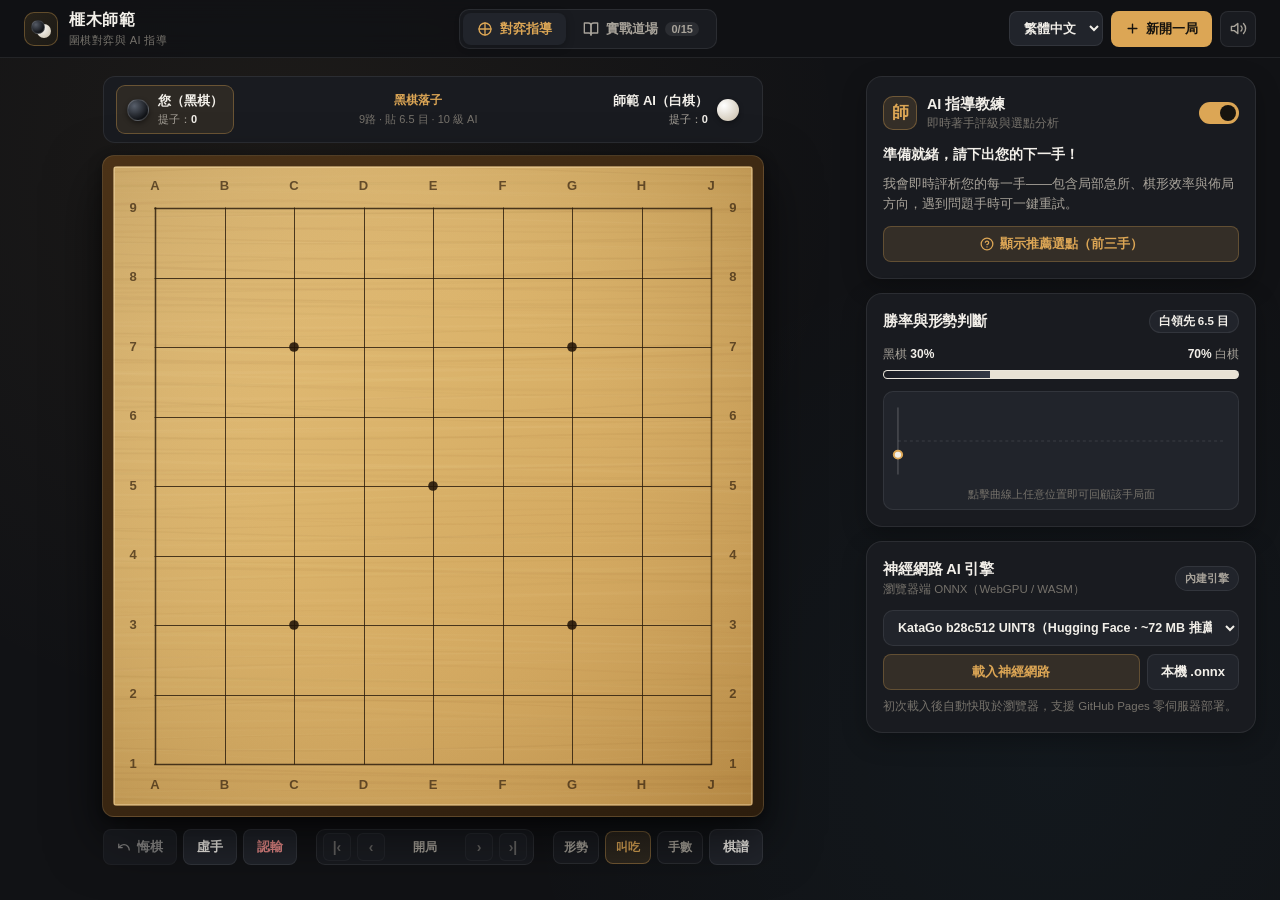
<file: index.html>
<!DOCTYPE html>
<html lang="zh-Hant">
<head>
  <meta charset="UTF-8" />
  <meta name="viewport" content="width=device-width, initial-scale=1.0" />
  <title>榧木師範 — 圍棋對弈與 AI 指導</title>
  <link rel="stylesheet" href="styles.css" />
</head>
<body>
  <div class="app-shell">
    <!-- Top Header -->
    <header class="topbar">
      <div class="brand">
        <div class="brand-mark" aria-hidden="true">
          <span class="stone-dot black"></span>
          <span class="stone-dot white"></span>
        </div>
        <div class="brand-text">
          <span class="brand-name" data-i18n="brandName">榧木師範</span>
          <span class="brand-sub" data-i18n="brandSub">圍棋對弈與 AI 指導</span>
        </div>
      </div>

      <nav class="mode-switcher" role="tablist" aria-label="功能切換" data-i18n-aria="ariaModeSwitch">
        <button id="tab-play" class="mode-tab active" role="tab" aria-selected="true" data-mode="play">
          <svg width="16" height="16" viewBox="0 0 24 24" fill="none" stroke="currentColor" stroke-width="2" stroke-linecap="round" stroke-linejoin="round"><circle cx="12" cy="12" r="9"/><path d="M12 3v18M3 12h18"/></svg>
          <span data-i18n="tabPlay">對弈指導</span>
        </button>
        <button id="tab-dojo" class="mode-tab" role="tab" aria-selected="false" data-mode="dojo">
          <svg width="16" height="16" viewBox="0 0 24 24" fill="none" stroke="currentColor" stroke-width="2" stroke-linecap="round" stroke-linejoin="round"><path d="M2 3h6a4 4 0 0 1 4 4v14a3 3 0 0 0-3-3H2z"/><path d="M22 3h-6a4 4 0 0 0-4 4v14a3 3 0 0 1 3-3h7z"/></svg>
          <span data-i18n="tabDojo">實戰道場</span>
          <span id="dojo-badge-count" class="pill-count">0/15</span>
        </button>
      </nav>

      <div class="topbar-actions">
        <select id="lang-select" class="lang-select" title="切換介面語言" aria-label="切換介面語言" data-i18n-title="titleLang" data-i18n-aria="titleLang">
          <option value="zh-TW">繁體中文</option>
          <option value="zh-CN">简体中文</option>
          <option value="en">English</option>
        </select>
        <button id="btn-new-game" class="btn btn-primary">
          <svg width="15" height="15" viewBox="0 0 24 24" fill="none" stroke="currentColor" stroke-width="2.2" stroke-linecap="round" stroke-linejoin="round"><path d="M12 5v14M5 12h14"/></svg>
          <span data-i18n="btnNewGame">新開一局</span>
        </button>
        <button id="btn-sound" class="btn btn-icon" title="切換落子音效" aria-label="切換落子音效" data-i18n-title="titleSound" data-i18n-aria="titleSound">
          <svg id="icon-sound-on" width="17" height="17" viewBox="0 0 24 24" fill="none" stroke="currentColor" stroke-width="2" stroke-linecap="round" stroke-linejoin="round"><polygon points="11 5 6 9 2 9 2 15 6 15 11 19 11 5"/><path d="M15.54 8.46a5 5 0 0 1 0 7.07"/><path d="M19.07 4.93a10 10 0 0 1 0 14.14"/></svg>
          <svg id="icon-sound-off" class="hidden" width="17" height="17" viewBox="0 0 24 24" fill="none" stroke="currentColor" stroke-width="2" stroke-linecap="round" stroke-linejoin="round"><polygon points="11 5 6 9 2 9 2 15 6 15 11 19 11 5"/><line x1="23" y1="9" x2="17" y2="15"/><line x1="17" y1="9" x2="23" y2="15"/></svg>
        </button>
      </div>
    </header>

    <!-- Main Content -->
    <main class="workspace">
      <!-- Left/Center: Goban Stage -->
      <section class="board-stage">
        <!-- Play Mode Header Strip -->
        <div id="play-strip" class="match-strip">
          <div id="player-black-card" class="player-chip active-turn">
            <span class="chip-stone black"></span>
            <div class="chip-info">
              <span id="black-name" class="chip-name">您（黑棋）</span>
              <span class="chip-meta"><span data-i18n="capturesLabel">提子：</span><strong id="black-captures">0</strong></span>
            </div>
          </div>

          <div class="match-center-status">
            <span id="turn-status" class="status-pill">黑棋落子</span>
            <span id="game-meta-pill" class="meta-subtle">9路 · 貼 6.5 目 · 10 級 AI</span>
          </div>

          <div id="player-white-card" class="player-chip">
            <div class="chip-info right">
              <span id="white-name" class="chip-name">師範 AI（白棋）</span>
              <span class="chip-meta"><span data-i18n="capturesLabel">提子：</span><strong id="white-captures">0</strong></span>
            </div>
            <span class="chip-stone white"></span>
          </div>
        </div>

        <!-- Dojo Mode Header Strip -->
        <div id="dojo-strip" class="match-strip dojo-strip hidden">
          <div class="dojo-strip-left">
            <span id="dojo-cat-tag" class="cat-tag">實戰手筋</span>
            <h2 id="dojo-board-title" class="dojo-board-title">枷吃（罩吃）</h2>
          </div>
          <div class="dojo-strip-right">
            <span id="dojo-rank-pill" class="rank-pill">14 級</span>
            <span id="dojo-solved-pill" class="solved-pill hidden" data-i18n="dojoSolvedPill">✓ 已通過</span>
          </div>
        </div>

        <!-- Goban Frame -->
        <div class="goban-outer">
          <div id="goban-frame" class="goban-frame">
            <canvas id="goban-canvas" aria-label="圍棋棋盤" data-i18n-aria="ariaGoban"></canvas>
            <div id="board-toast" class="board-toast hidden" role="status"></div>
            <!-- Retry Original Move Comparison Banner -->
            <div id="retry-compare-banner" class="retry-compare-banner hidden">
              <div class="retry-banner-info">
                <span class="retry-banner-tag" data-i18n="retryBannerTag">重練對照模式</span>
                <span id="retry-banner-text" class="retry-banner-text">已退回第 15 手（原落子於 G5，已於盤上標記）</span>
              </div>
              <div class="retry-banner-actions">
                <button id="btn-show-hints-retry" class="btn btn-sm btn-accent" data-i18n="btnShowHintsRetry">查看推薦選點</button>
                <button id="btn-restore-original-move" class="btn btn-sm btn-subtle" title="結束重練並還原至原始棋譜" data-i18n="btnRestoreOriginal" data-i18n-title="titleRestoreOriginal">還原原譜</button>
              </div>
            </div>
          </div>
        </div>

        <!-- Play Mode Bottom Controls -->
        <div id="play-toolbar" class="board-toolbar">
          <div class="toolbar-group">
            <button id="btn-undo" class="btn btn-subtle" title="悔棋（⌘Z）" data-i18n-title="titleUndo">
              <svg width="14" height="14" viewBox="0 0 24 24" fill="none" stroke="currentColor" stroke-width="2.2" stroke-linecap="round" stroke-linejoin="round"><path d="M3 7v6h6"/><path d="M21 17a9 9 0 0 0-9-9 9 9 0 0 0-6 2.3L3 13"/></svg>
              <span data-i18n="btnUndo">悔棋</span>
            </button>
            <button id="btn-pass" class="btn btn-subtle" title="虛手（停一手）" data-i18n="btnPass" data-i18n-title="titlePass">虛手</button>
            <button id="btn-resign" class="btn btn-subtle btn-danger-ghost" title="認輸結束本局" data-i18n="btnResign" data-i18n-title="titleResign">認輸</button>
          </div>

          <div id="review-nav" class="toolbar-group review-nav">
            <button id="btn-nav-start" class="btn btn-icon-sm" title="回到開局" data-i18n-title="titleNavStart">|&lsaquo;</button>
            <button id="btn-nav-prev" class="btn btn-icon-sm" title="上一手" data-i18n-title="titleNavPrev">&lsaquo;</button>
            <span id="move-counter" class="move-counter">開局</span>
            <button id="btn-nav-next" class="btn btn-icon-sm" title="下一手" data-i18n-title="titleNavNext">&rsaquo;</button>
            <button id="btn-nav-end" class="btn btn-icon-sm" title="回到最新一手" data-i18n-title="titleNavEnd">&rsaquo;|</button>
          </div>

          <div class="toolbar-group">
            <button id="btn-toggle-territory" class="btn btn-toggle" title="顯示地盤與厚薄形勢" data-i18n="btnTerritory" data-i18n-title="titleTerritory">形勢</button>
            <button id="btn-toggle-atari" class="btn btn-toggle active" title="標記被叫吃的棋串" data-i18n="btnAtari" data-i18n-title="titleAtari">叫吃</button>
            <button id="btn-toggle-numbers" class="btn btn-toggle" title="顯示落子手數" data-i18n="btnNumbers" data-i18n-title="titleNumbers">手數</button>
            <button id="btn-export-sgf" class="btn btn-subtle" title="下載 SGF 棋譜" data-i18n="btnExportSgf" data-i18n-title="titleExportSgf">棋譜</button>
          </div>
        </div>

        <!-- Dojo Mode Bottom Controls -->
        <div id="dojo-toolbar" class="board-toolbar hidden">
          <div class="toolbar-group">
            <button id="btn-dojo-reset" class="btn btn-subtle">
              <svg width="14" height="14" viewBox="0 0 24 24" fill="none" stroke="currentColor" stroke-width="2.2" stroke-linecap="round" stroke-linejoin="round"><path d="M3 12a9 9 0 1 0 3-6.7L3 8"/><path d="M3 3v5h5"/></svg>
              <span data-i18n="btnDojoReset">重設題目</span>
            </button>
            <button id="btn-dojo-hint" class="btn btn-accent">
              <svg width="14" height="14" viewBox="0 0 24 24" fill="none" stroke="currentColor" stroke-width="2.2" stroke-linecap="round" stroke-linejoin="round"><path d="M9 18h6"/><path d="M10 22h4"/><path d="M12 2a7 7 0 0 0-4 12.7V17h8v-2.3A7 7 0 0 0 12 2z"/></svg>
              <span id="dojo-hint-label">提示（1/3）</span>
            </button>
          </div>

          <div class="toolbar-group">
            <button id="btn-dojo-prev" class="btn btn-subtle" data-i18n="btnDojoPrev">&larr; 上一題</button>
            <button id="btn-dojo-next" class="btn btn-primary" data-i18n="btnDojoNext">下一題 &rarr;</button>
          </div>
        </div>
      </section>

      <!-- Right Sidebar -->
      <aside class="sidebar">
        <!-- ===================== PLAY & COACH SIDEBAR ===================== -->
        <div id="sidebar-play" class="sidebar-stack">
          <!-- Scoring / Game Over Panel (visible when scoring or finished) -->
          <div id="scoring-card" class="card scoring-card hidden">
            <div class="card-header">
              <h3 id="scoring-title" data-i18n="scoringTitle">點目與死子確認</h3>
              <div class="rules-toggle">
                <button id="rule-chinese" class="mini-pill active" data-rule="chinese" data-i18n="ruleChinese">數子法</button>
                <button id="rule-japanese" class="mini-pill" data-rule="japanese" data-i18n="ruleJapanese">數目法</button>
              </div>
            </div>
            <p id="scoring-instructions" class="muted-text">
              點擊棋盤上任何死子棋串即可切換死活狀態，地盤歸屬會即時更新。
            </p>
            <div id="score-breakdown" class="score-breakdown"></div>
            <div id="scoring-actions" class="card-actions">
              <button id="btn-accept-score" class="btn btn-primary flex-1" data-i18n="btnAcceptScore">確認勝負</button>
              <button id="btn-resume-play" class="btn btn-subtle" data-i18n="btnResumePlay">繼續對弈</button>
            </div>
            <div id="postgame-review" class="postgame-review hidden">
              <div class="review-subheading" data-i18n="postgameSubheading">本局關鍵問題手檢討</div>
              <div id="key-moments-list" class="key-moments-list"></div>
            </div>
          </div>

          <!-- Problem Review Navigation Bar (active during problem-by-problem review mode) -->
          <div id="problem-review-card" class="card problem-review-card hidden">
            <div class="card-header">
              <div class="coach-title-wrap">
                <span class="review-badge-icon" aria-hidden="true" data-i18n="problemReviewIcon">檢</span>
                <div>
                  <h3 id="problem-review-title" data-i18n="problemReviewTitle">問題手專題檢討</h3>
                  <span id="problem-review-subtitle" class="card-subtitle">第 1 / 3 處問題手</span>
                </div>
              </div>
              <button id="btn-exit-problem-review" class="btn btn-icon-sm" title="退出問題手檢討" data-i18n-title="titleExitProblemReview">&times;</button>
            </div>
            <div class="problem-review-body">
              <div id="problem-review-info" class="problem-review-info"></div>
              <div class="problem-review-nav-bar">
                <button id="btn-prev-problem" class="btn btn-subtle btn-sm" data-i18n="btnPrevProblem">&larr; 上一處</button>
                <button id="btn-practice-current-problem" class="btn btn-accent btn-sm" data-i18n="btnPracticeCurrent">從此手重練</button>
                <button id="btn-next-problem" class="btn btn-subtle btn-sm" data-i18n="btnNextProblem">下一處 &rarr;</button>
              </div>
            </div>
          </div>

          <!-- Sensei AI Coach Card -->
          <div class="card coach-card">
            <div class="card-header">
              <div class="coach-title-wrap">
                <span class="coach-avatar" aria-hidden="true" data-i18n="coachAvatar">師</span>
                <div>
                  <h3 data-i18n="coachTitle">AI 指導教練</h3>
                  <span class="card-subtitle" data-i18n="coachSubtitle">即時著手評級與選點分析</span>
                </div>
              </div>
              <label class="switch" title="切換即時 AI 指導模式" data-i18n-title="titleToggleCoach">
                <input type="checkbox" id="toggle-coach" checked />
                <span class="slider"></span>
              </label>
            </div>

            <div id="coach-body" class="coach-body">
              <div id="coach-grade-row" class="coach-grade-row hidden">
                <span id="coach-grade-badge" class="grade-badge grade-great">好手</span>
                <span id="coach-delta" class="coach-delta"></span>
              </div>
              <div id="coach-headline" class="coach-headline">
                準備就緒，請下出您的第一手！
              </div>
              <p id="coach-explanation" class="coach-explanation">
                您已熟悉圍棋基本規則，我會專注於檢視您的棋形效率、局部急所與佈局方向，遇到問題手時可一鍵重試練習。
              </p>

              <div class="coach-actions">
                <button id="btn-ask-hint" class="btn btn-accent flex-1">
                  <svg width="14" height="14" viewBox="0 0 24 24" fill="none" stroke="currentColor" stroke-width="2.2" stroke-linecap="round" stroke-linejoin="round"><circle cx="12" cy="12" r="10"/><path d="M9.09 9a3 3 0 0 1 5.83 1c0 2-3 3-3 3"/><line x1="12" y1="17" x2="12.01" y2="17"/></svg>
                  <span id="btn-ask-hint-label" data-i18n="btnAskHint">顯示推薦選點（前三手）</span>
                </button>
                <button id="btn-retry-move" class="btn btn-subtle hidden" data-i18n="btnRetryMove">
                  ↺ 重下這手
                </button>
              </div>

              <div id="coach-candidates" class="candidates-list hidden"></div>
            </div>

            <div id="coach-paused-msg" class="muted-text hidden" data-i18n="coachPausedMsg">
              即時指導目前已暫停，進入純粹對弈模式。隨時可重新開啟以獲得著手評析與選點提示。
            </div>
          </div>

          <!-- Winrate & Game Momentum Card -->
          <div class="card winrate-card">
            <div class="card-header">
              <h3 data-i18n="winrateTitle">勝率與形勢判斷</h3>
              <span id="score-lead-badge" class="lead-badge">勢均力敵</span>
            </div>

            <div class="winrate-bar-wrap">
              <div class="winrate-labels">
                <span><span data-i18n="wrBlackLabel">黑棋 </span><strong id="wr-black-pct">50%</strong></span>
                <span><strong id="wr-white-pct">50%</strong><span data-i18n="wrWhiteLabel"> 白棋</span></span>
              </div>
              <div class="winrate-bar">
                <div id="wr-black-fill" class="wr-black-fill" style="width: 50%"></div>
              </div>
            </div>

            <div class="graph-container">
              <svg id="winrate-graph" viewBox="0 0 340 88" preserveAspectRatio="none" aria-label="勝率走勢圖" data-i18n-aria="ariaWinrateGraph"></svg>
              <div class="graph-hint" data-i18n="graphHint">點擊曲線上任意位置即可回顧該手局面</div>
            </div>
          </div>

          <!-- In-Browser Neural Network Engine Card (ONNX Runtime WebGPU / WASM) -->
          <div class="card nn-card">
            <div class="card-header">
              <div>
                <h3 data-i18n="nnTitle">神經網路 AI 引擎</h3>
                <span class="card-subtitle" data-i18n="nnSubtitle">瀏覽器端 ONNX（WebGPU / WASM）</span>
              </div>
              <span id="nn-status-badge" class="nn-badge idle" data-i18n="nnBadgeIdle">內建引擎</span>
            </div>

            <div id="nn-controls" class="nn-controls">
              <select id="nn-preset-select" class="select-input nn-select" aria-label="選擇 ONNX 模型來源" data-i18n-aria="ariaNnSelect">
                <option value="hf-kaya-uint8" data-i18n="nnOptHfUint8">KataGo b28c512 UINT8（Hugging Face · ~72 MB 推薦）</option>
                <option value="hf-kaya-fp16" data-i18n="nnOptHf">KataGo b28c512 FP16（Hugging Face · ~140 MB）</option>
                <option value="repo-local" data-i18n="nnOptRepo">專案內建模型（./models/katago.onnx）</option>
                <option value="custom" data-i18n="nnOptCustom">自訂 HTTPS 模型網址…</option>
              </select>

              <input id="nn-custom-url" class="text-input hidden" type="url" placeholder="貼上 .onnx 模型網址（https://…）" data-i18n-placeholder="nnCustomPlaceholder" />

              <div id="nn-progress-wrap" class="nn-progress-wrap hidden">
                <div class="nn-progress-meta">
                  <span id="nn-progress-text">正在下載並快取模型…</span>
                  <span id="nn-progress-pct">0%</span>
                </div>
                <div class="mastery-bar" style="margin-bottom:0">
                  <div id="nn-progress-fill" class="mastery-fill" style="width: 0%"></div>
                </div>
              </div>

              <div id="nn-error-msg" class="nn-error hidden"></div>

              <div class="nn-actions">
                <button id="btn-nn-load" class="btn btn-accent flex-1" data-i18n="nnBtnLoad">載入神經網路</button>
                <button id="btn-nn-file" class="btn btn-subtle" title="從本機選擇 .onnx 檔案" data-i18n="nnBtnFile" data-i18n-title="nnTitleFile">本機 .onnx</button>
                <button id="btn-nn-unload" class="btn btn-subtle hidden" data-i18n="nnBtnUnload">切換回內建</button>
                <input id="input-nn-file" type="file" accept=".onnx" class="hidden" />
              </div>

              <div id="nn-active-info" class="muted-text nn-note" data-i18n="nnNoteDefault">
                初次載入後自動快取於瀏覽器，支援 GitHub Pages 零伺服器部署。
              </div>
            </div>
          </div>
        </div>

        <!-- ===================== PRACTICE DOJO SIDEBAR ===================== -->
        <div id="sidebar-dojo" class="sidebar-stack hidden">
          <!-- Active Practice Briefing & Feedback -->
          <div class="card dojo-active-card">
            <div class="card-header">
              <h3 data-i18n="dojoTitle">師範專題練習</h3>
              <span id="dojo-step-indicator" class="meta-subtle">黑先</span>
            </div>

            <div id="dojo-goal" class="dojo-goal">
              黑先，吃掉白棋 E5 切斷子。
            </div>
            <p id="dojo-briefing" class="dojo-briefing"></p>

            <div id="dojo-feedback" class="dojo-feedback neutral">
              <div id="dojo-feedback-title" class="feedback-title">輪到您落子</div>
              <p id="dojo-feedback-body" class="feedback-body">請先在腦中計算變化，再於棋盤上落子。</p>
              <div id="dojo-feedback-actions" class="feedback-actions hidden">
                <button id="btn-dojo-try-again" class="btn btn-subtle" data-i18n="btnDojoTryAgain">↺ 再試一次</button>
              </div>
            </div>

            <div id="dojo-hint-box" class="dojo-hint-box hidden">
              <div class="hint-tag" data-i18n="dojoHintTag">教練提示</div>
              <p id="dojo-hint-text"></p>
            </div>

            <div id="dojo-takeaway-box" class="dojo-takeaway hidden">
              <div class="takeaway-tag" data-i18n="dojoTakeawayTag">圍棋心法格言</div>
              <p id="dojo-takeaway-text"></p>
            </div>
          </div>

          <!-- Curriculum Browser -->
          <div class="card dojo-library-card">
            <div class="card-header">
              <h3 data-i18n="dojoCurriculumTitle">練習課程表</h3>
              <span id="dojo-mastery-text" class="meta-subtle">已精通 0 / 15 題</span>
            </div>
            <div class="mastery-bar">
              <div id="dojo-mastery-fill" class="mastery-fill" style="width: 0%"></div>
            </div>

            <div id="dojo-category-pills" class="category-pills"></div>
            <div id="dojo-puzzle-list" class="puzzle-list"></div>
          </div>
        </div>
      </aside>
    </main>
  </div>

  <!-- New Game Setup Modal -->
  <div id="modal-new-game" class="modal-backdrop hidden" role="dialog" aria-modal="true" aria-labelledby="modal-new-title">
    <div class="modal-dialog">
      <div class="modal-header">
        <h2 id="modal-new-title" data-i18n="modalTitle">開局設定</h2>
        <button id="btn-close-modal" class="btn btn-icon-sm" aria-label="關閉" data-i18n-aria="ariaClose">&times;</button>
      </div>

      <div class="modal-body">
        <div class="form-group">
          <label class="form-label" data-i18n="labelBoardSize">棋盤路數</label>
          <div class="segmented-grid cols-3" data-setting="size">
            <button class="seg-btn active" data-value="9">
              <strong data-i18n="size9Title">9 路</strong>
              <span data-i18n="size9Sub">快棋 · 局部戰鬥</span>
            </button>
            <button class="seg-btn" data-value="13">
              <strong data-i18n="size13Title">13 路</strong>
              <span data-i18n="size13Sub">進階 · 攻防平衡</span>
            </button>
            <button class="seg-btn" data-value="19">
              <strong data-i18n="size19Title">19 路</strong>
              <span data-i18n="size19Sub">標準完整棋盤</span>
            </button>
          </div>
        </div>

        <div class="form-group">
          <label class="form-label" data-i18n="labelAiStrength">AI 對手棋力</label>
          <div class="segmented-grid cols-2" data-setting="difficulty">
            <button class="seg-btn" data-value="relaxed">
              <strong data-i18n="diff15kTitle">15 級</strong>
              <span data-i18n="diff15kSub">輕鬆練手</span>
            </button>
            <button class="seg-btn active" data-value="club">
              <strong data-i18n="diff10kTitle">10 級</strong>
              <span data-i18n="diff10kSub">棋社水準</span>
            </button>
            <button class="seg-btn" data-value="strong">
              <strong data-i18n="diff5kTitle">5 級</strong>
              <span data-i18n="diff5kSub">進階強手</span>
            </button>
            <button class="seg-btn" data-value="dan">
              <strong data-i18n="diffDanTitle">段位 NN</strong>
              <span data-i18n="diffDanSub">神經網路強化</span>
            </button>
          </div>
        </div>

        <div class="form-row">
          <div class="form-group flex-1">
            <label class="form-label" data-i18n="labelYourColor">您的執色</label>
            <div class="segmented-grid cols-2" data-setting="color">
              <button class="seg-btn active" data-value="1">
                <span class="inline-stone black"></span> <span data-i18n="colorBlack">執黑</span>
              </button>
              <button class="seg-btn" data-value="2">
                <span class="inline-stone white"></span> <span data-i18n="colorWhite">執白</span>
              </button>
            </div>
          </div>

          <div class="form-group flex-1">
            <label class="form-label" data-i18n="labelHandicap">讓子設定（黑讓子）</label>
            <select id="select-handicap" class="select-input">
              <option value="0" data-i18n="handicap0">分先（貼 6.5 目）</option>
              <option value="2" data-i18n="handicap2">讓 2 子（貼 0.5 目）</option>
              <option value="3" data-i18n="handicap3">讓 3 子（貼 0.5 目）</option>
              <option value="4" data-i18n="handicap4">讓 4 子（貼 0.5 目）</option>
            </select>
          </div>
        </div>

        <div class="form-group coach-opt-row">
          <div>
            <div class="form-label" style="margin-bottom:2px" data-i18n="labelLiveCoach">即時 AI 指導模式</div>
            <div class="muted-text" style="font-size:12px" data-i18n="descLiveCoach">即時評析每一手的效率與棋形，並在失誤時提供重試機會。</div>
          </div>
          <label class="switch">
            <input type="checkbox" id="modal-coach-toggle" checked />
            <span class="slider"></span>
          </label>
        </div>
      </div>

      <div class="modal-footer">
        <button id="btn-cancel-modal" class="btn btn-subtle" data-i18n="btnCancel">取消</button>
        <button id="btn-start-game" class="btn btn-primary" data-i18n="btnStartGame">開始對弈</button>
      </div>
    </div>
  </div>

  <script type="module" src="js/app.js"></script>
</body>
</html>
</file>
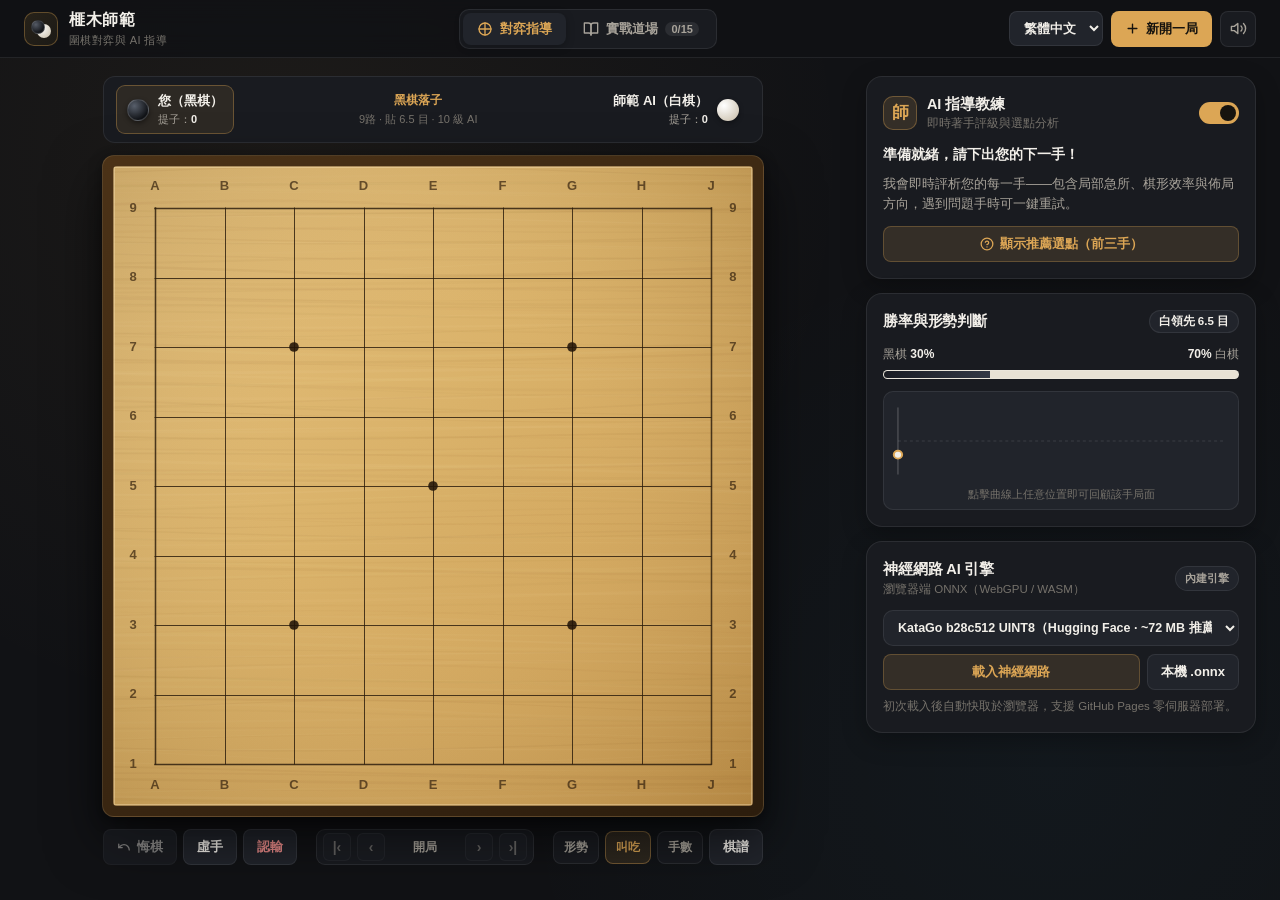
<file: kaya-sensei-go.html>
<!DOCTYPE html>
<html lang="zh-Hant">
<head>
  <meta charset="UTF-8" />
  <meta name="viewport" content="width=device-width, initial-scale=1.0" />
  <title>榧木師範 — 圍棋對弈與 AI 指導</title>
  <style>
/* ============================================================================
   Kaya Sensei — Go & AI Coach Design System
   Aesthetic: Warm Ink Slate + Authentic Kaya Gold + Crisp Studio Surfaces
   ============================================================================ */

:root {
  --bg-canvas: #111215;
  --bg-surface: #191b20;
  --bg-elevated: #21242b;
  --bg-hover: #2a2e37;
  --border-subtle: rgba(255, 255, 255, 0.08);
  --border-strong: rgba(255, 255, 255, 0.15);

  --text-primary: #f2efe9;
  --text-secondary: #a8a39a;
  --text-muted: #76726b;

  --accent-gold: #dca655;
  --accent-gold-hover: #e7b76c;
  --accent-gold-dim: rgba(220, 166, 85, 0.14);

  --emerald: #10b981;
  --emerald-dim: rgba(16, 185, 129, 0.15);
  --sky: #38bdf8;
  --sky-dim: rgba(56, 189, 248, 0.15);
  --amber: #f59e0b;
  --amber-dim: rgba(245, 158, 11, 0.15);
  --coral: #ef5350;
  --coral-dim: rgba(239, 83, 80, 0.15);

  --radius-sm: 8px;
  --radius-md: 12px;
  --radius-lg: 16px;
  --shadow-board: 0 22px 54px rgba(0, 0, 0, 0.58), 0 4px 14px rgba(0, 0, 0, 0.38);
  --shadow-card: 0 8px 24px rgba(0, 0, 0, 0.28);
}

*, *::before, *::after {
  box-sizing: border-box;
}

html, body {
  margin: 0;
  padding: 0;
  background: var(--bg-canvas);
  color: var(--text-primary);
  font-family: "PingFang TC", "Hiragino Sans CNS", "Noto Sans TC", "Heiti TC", "Microsoft JhengHei", -apple-system, BlinkMacSystemFont, sans-serif;
  font-size: 14px;
  line-height: 1.55;
  -webkit-font-smoothing: antialiased;
  min-height: 100vh;
}

html[lang="zh-Hans"],
html[lang="zh-Hans"] body {
  font-family: "PingFang SC", "Hiragino Sans GB", "Noto Sans SC", "Microsoft YaHei", -apple-system, BlinkMacSystemFont, sans-serif;
}

html[lang="en"],
html[lang="en"] body {
  font-family: -apple-system, BlinkMacSystemFont, "Inter", "Segoe UI", Roboto, sans-serif;
}

.hidden {
  display: none !important;
}

.flex-1 {
  flex: 1;
}

/* ============================================================================
   App Shell & Top Navigation
   ============================================================================ */

.app-shell {
  min-height: 100vh;
  display: flex;
  flex-direction: column;
  background:
    radial-gradient(circle at 22% 18%, rgba(220, 166, 85, 0.06), transparent 46%),
    radial-gradient(circle at 82% 85%, rgba(56, 189, 248, 0.035), transparent 42%),
    var(--bg-canvas);
}

.topbar {
  height: 58px;
  padding: 0 24px;
  display: flex;
  align-items: center;
  justify-content: space-between;
  gap: 16px;
  border-bottom: 1px solid var(--border-subtle);
  background: rgba(17, 18, 21, 0.88);
  backdrop-filter: blur(12px);
  position: sticky;
  top: 0;
  z-index: 30;
}

.brand {
  display: flex;
  align-items: center;
  gap: 11px;
}

.brand-mark {
  width: 34px;
  height: 34px;
  border-radius: 10px;
  background: linear-gradient(135deg, #272219, #1c1a16);
  border: 1px solid rgba(220, 166, 85, 0.35);
  position: relative;
  display: flex;
  align-items: center;
  justify-content: center;
}

.stone-dot {
  width: 14px;
  height: 14px;
  border-radius: 50%;
  position: absolute;
}
.stone-dot.black {
  background: radial-gradient(circle at 32% 30%, #555b66, #111317 72%);
  border: 1px solid rgba(255, 255, 255, 0.14);
  left: 6px;
  top: 7px;
  z-index: 2;
}
.stone-dot.white {
  background: radial-gradient(circle at 32% 30%, #ffffff, #cfc6b4 85%);
  right: 6px;
  bottom: 7px;
  z-index: 1;
}

.brand-text {
  display: flex;
  flex-direction: column;
}

.brand-name {
  font-size: 16px;
  font-weight: 700;
  letter-spacing: 0.04em;
  color: var(--text-primary);
}

.brand-sub {
  font-size: 11px;
  color: var(--text-muted);
  letter-spacing: 0.04em;
}

/* Mode Switcher */
.mode-switcher {
  display: flex;
  align-items: center;
  background: var(--bg-surface);
  border: 1px solid var(--border-subtle);
  border-radius: 10px;
  padding: 3px;
  gap: 3px;
}

.mode-tab {
  display: inline-flex;
  align-items: center;
  gap: 7px;
  padding: 7px 14px;
  border: none;
  border-radius: 8px;
  background: transparent;
  color: var(--text-secondary);
  font-size: 13px;
  font-weight: 600;
  cursor: pointer;
  transition: all 0.16s ease;
}

.mode-tab:hover {
  color: var(--text-primary);
}

.mode-tab.active {
  background: var(--bg-elevated);
  color: var(--accent-gold);
  box-shadow: 0 2px 8px rgba(0, 0, 0, 0.25);
}

.pill-count {
  font-size: 11px;
  font-weight: 700;
  padding: 1px 6px;
  border-radius: 99px;
  background: rgba(255, 255, 255, 0.08);
  color: var(--text-secondary);
}

.mode-tab.active .pill-count {
  background: var(--accent-gold-dim);
  color: var(--accent-gold);
}

.topbar-actions {
  display: flex;
  align-items: center;
  gap: 8px;
}

.lang-select {
  height: 35px;
  padding: 0 10px;
  border-radius: var(--radius-sm);
  border: 1px solid var(--border-subtle);
  background: var(--bg-elevated);
  color: var(--text-primary);
  font-family: inherit;
  font-size: 12.5px;
  font-weight: 600;
  cursor: pointer;
  outline: none;
  transition: all 0.15s ease;
}

.lang-select:hover,
.lang-select:focus {
  border-color: rgba(220, 166, 85, 0.45);
  background: var(--bg-hover);
}

/* ============================================================================
   Buttons & Inputs
   ============================================================================ */

.btn {
  display: inline-flex;
  align-items: center;
  justify-content: center;
  gap: 6px;
  padding: 8px 13px;
  border-radius: var(--radius-sm);
  border: 1px solid transparent;
  font-size: 13px;
  font-weight: 600;
  font-family: inherit;
  cursor: pointer;
  transition: all 0.15s ease;
  white-space: nowrap;
}

.btn:disabled {
  opacity: 0.42;
  cursor: not-allowed;
}

.btn-primary {
  background: var(--accent-gold);
  color: #16130e;
}
.btn-primary:hover:not(:disabled) {
  background: var(--accent-gold-hover);
  transform: translateY(-0.5px);
}

.btn-accent {
  background: var(--accent-gold-dim);
  color: var(--accent-gold);
  border-color: rgba(220, 166, 85, 0.28);
}
.btn-accent:hover:not(:disabled) {
  background: rgba(220, 166, 85, 0.22);
  border-color: rgba(220, 166, 85, 0.45);
}

.btn-subtle {
  background: var(--bg-elevated);
  color: var(--text-primary);
  border-color: var(--border-subtle);
}
.btn-subtle:hover:not(:disabled) {
  background: var(--bg-hover);
  border-color: var(--border-strong);
}

.btn-danger-ghost {
  color: #eb8b89;
}
.btn-danger-ghost:hover:not(:disabled) {
  background: var(--coral-dim);
  border-color: rgba(239, 83, 80, 0.35);
  color: #ff9c9a;
}

.btn-toggle {
  background: var(--bg-surface);
  color: var(--text-secondary);
  border-color: var(--border-subtle);
  padding: 7px 10px;
  font-size: 12px;
}
.btn-toggle:hover {
  color: var(--text-primary);
  border-color: var(--border-strong);
}
.btn-toggle.active {
  background: var(--accent-gold-dim);
  color: var(--accent-gold);
  border-color: rgba(220, 166, 85, 0.4);
}

.btn-icon {
  width: 36px;
  height: 36px;
  padding: 0;
  background: var(--bg-surface);
  color: var(--text-secondary);
  border-color: var(--border-subtle);
}
.btn-icon:hover {
  color: var(--text-primary);
  background: var(--bg-elevated);
}

.btn-icon-sm {
  width: 28px;
  height: 28px;
  padding: 0;
  font-size: 14px;
  background: var(--bg-surface);
  color: var(--text-secondary);
  border-color: var(--border-subtle);
  border-radius: 6px;
}
.btn-icon-sm:hover:not(:disabled) {
  color: var(--text-primary);
  background: var(--bg-elevated);
}

/* Toggle Switch */
.switch {
  position: relative;
  display: inline-block;
  width: 40px;
  height: 22px;
  flex-shrink: 0;
}
.switch input {
  opacity: 0;
  width: 0;
  height: 0;
}
.slider {
  position: absolute;
  cursor: pointer;
  inset: 0;
  background-color: #30343e;
  transition: 0.2s;
  border-radius: 99px;
}
.slider::before {
  position: absolute;
  content: "";
  height: 16px;
  width: 16px;
  left: 3px;
  bottom: 3px;
  background-color: #f4f1ea;
  transition: 0.2s;
  border-radius: 50%;
}
.switch input:checked + .slider {
  background-color: var(--accent-gold);
}
.switch input:checked + .slider::before {
  transform: translateX(18px);
  background-color: #16130e;
}

/* ============================================================================
   Main Workspace Grid
   ============================================================================ */

.workspace {
  flex: 1;
  max-width: 1320px;
  width: 100%;
  margin: 0 auto;
  padding: 18px 24px 24px;
  display: grid;
  grid-template-columns: minmax(0, 1fr) 390px;
  gap: 24px;
  align-items: start;
}

/* ============================================================================
   Board Stage (Left/Center)
   ============================================================================ */

.board-stage {
  display: flex;
  flex-direction: column;
  align-items: center;
  gap: 12px;
  min-width: 0;
}

.match-strip {
  width: 100%;
  max-width: 660px;
  display: flex;
  align-items: center;
  justify-content: space-between;
  gap: 10px;
  padding: 8px 12px;
  background: var(--bg-surface);
  border: 1px solid var(--border-subtle);
  border-radius: var(--radius-md);
}

.player-chip {
  display: flex;
  align-items: center;
  gap: 9px;
  padding: 5px 10px;
  border-radius: 9px;
  border: 1px solid transparent;
  transition: all 0.2s ease;
}

.player-chip.active-turn {
  background: rgba(220, 166, 85, 0.1);
  border-color: rgba(220, 166, 85, 0.35);
}

.chip-stone {
  width: 22px;
  height: 22px;
  border-radius: 50%;
  flex-shrink: 0;
}
.chip-stone.black {
  background: radial-gradient(circle at 32% 30%, #585f6b, #111317 72%);
  border: 1px solid rgba(255, 255, 255, 0.18);
  box-shadow: 0 2px 5px rgba(0, 0, 0, 0.45);
}
.chip-stone.white {
  background: radial-gradient(circle at 32% 30%, #ffffff, #cfc5b3 85%);
  box-shadow: 0 2px 5px rgba(0, 0, 0, 0.35);
}

.chip-info {
  display: flex;
  flex-direction: column;
}
.chip-info.right {
  text-align: right;
}

.chip-name {
  font-size: 13px;
  font-weight: 600;
  color: var(--text-primary);
}
.chip-meta {
  font-size: 11px;
  color: var(--text-secondary);
}
.chip-meta strong {
  color: var(--text-primary);
}

.match-center-status {
  display: flex;
  flex-direction: column;
  align-items: center;
  gap: 2px;
}

.status-pill {
  font-size: 12px;
  font-weight: 700;
  color: var(--accent-gold);
  letter-spacing: 0.01em;
}

.meta-subtle {
  font-size: 11px;
  color: var(--text-muted);
}

/* Dojo Header Strip */
.dojo-strip {
  padding: 10px 14px;
}
.dojo-strip-left {
  display: flex;
  align-items: center;
  gap: 10px;
}
.dojo-board-title {
  margin: 0;
  font-size: 15px;
  font-weight: 700;
}
.dojo-strip-right {
  display: flex;
  align-items: center;
  gap: 8px;
}
.cat-tag {
  font-size: 11px;
  font-weight: 700;
  text-transform: uppercase;
  letter-spacing: 0.05em;
  padding: 3px 8px;
  border-radius: 6px;
  background: var(--accent-gold-dim);
  color: var(--accent-gold);
}
.rank-pill {
  font-size: 11px;
  font-weight: 700;
  padding: 3px 8px;
  border-radius: 99px;
  background: var(--bg-elevated);
  border: 1px solid var(--border-subtle);
  color: var(--text-secondary);
}
.solved-pill {
  font-size: 11px;
  font-weight: 700;
  padding: 3px 9px;
  border-radius: 99px;
  background: var(--emerald-dim);
  color: var(--emerald);
  border: 1px solid rgba(16, 185, 129, 0.35);
}

/* Goban Wood Frame */
.goban-outer {
  width: 100%;
  display: flex;
  justify-content: center;
}

.goban-frame {
  position: relative;
  padding: 10px;
  border-radius: 12px;
  background: linear-gradient(145deg, #4b3217, #2c1d0d);
  box-shadow: var(--shadow-board);
  border: 1px solid rgba(255, 224, 168, 0.14);
  line-height: 0;
}

#goban-canvas {
  display: block;
  border-radius: 4px;
  cursor: pointer;
  touch-action: manipulation;
}

.board-toast {
  position: absolute;
  bottom: 22px;
  left: 50%;
  transform: translateX(-50%);
  padding: 8px 14px;
  border-radius: 99px;
  background: rgba(18, 19, 23, 0.92);
  color: var(--text-primary);
  border: 1px solid rgba(220, 166, 85, 0.4);
  font-size: 12.5px;
  font-weight: 600;
  line-height: 1.3;
  white-space: nowrap;
  pointer-events: none;
  box-shadow: 0 10px 26px rgba(0, 0, 0, 0.45);
  z-index: 10;
}

/* Bottom Toolbar */
.board-toolbar {
  width: 100%;
  max-width: 660px;
  display: flex;
  align-items: center;
  justify-content: space-between;
  flex-wrap: wrap;
  gap: 8px;
}

.toolbar-group {
  display: flex;
  align-items: center;
  gap: 6px;
}

.review-nav {
  background: var(--bg-surface);
  border: 1px solid var(--border-subtle);
  border-radius: 9px;
  padding: 3px 6px;
}

.move-counter {
  font-size: 12px;
  font-weight: 600;
  color: var(--text-secondary);
  padding: 0 6px;
  min-width: 68px;
  text-align: center;
}

/* ============================================================================
   Sidebar & Cards
   ============================================================================ */

.sidebar {
  min-width: 0;
}

.sidebar-stack {
  display: flex;
  flex-direction: column;
  gap: 14px;
}

.card {
  background: var(--bg-surface);
  border: 1px solid var(--border-subtle);
  border-radius: var(--radius-lg);
  padding: 16px;
  box-shadow: var(--shadow-card);
}

.card-header {
  display: flex;
  align-items: center;
  justify-content: space-between;
  gap: 10px;
  margin-bottom: 12px;
}

.card-header h3 {
  margin: 0;
  font-size: 14.5px;
  font-weight: 700;
  letter-spacing: -0.01em;
}

.card-subtitle {
  display: block;
  font-size: 11.5px;
  color: var(--text-muted);
}

.muted-text {
  margin: 0;
  color: var(--text-secondary);
  font-size: 12.5px;
  line-height: 1.5;
}

/* Coach Card */
.coach-title-wrap {
  display: flex;
  align-items: center;
  gap: 10px;
}

.coach-avatar {
  width: 34px;
  height: 34px;
  border-radius: 10px;
  background: var(--accent-gold-dim);
  border: 1px solid rgba(220, 166, 85, 0.35);
  color: var(--accent-gold);
  font-family: "Songti TC", "Kaiti TC", "Noto Serif TC", serif;
  font-weight: 700;
  font-size: 17px;
  display: inline-flex;
  align-items: center;
  justify-content: center;
  flex-shrink: 0;
}

.coach-body {
  display: flex;
  flex-direction: column;
  gap: 10px;
}

.coach-grade-row {
  display: flex;
  align-items: center;
  justify-content: space-between;
  gap: 8px;
}

.grade-badge {
  font-size: 11.5px;
  font-weight: 700;
  padding: 3px 10px;
  border-radius: 99px;
  letter-spacing: 0.02em;
}
.grade-brilliant {
  background: rgba(16, 185, 129, 0.2);
  color: #34d399;
  border: 1px solid rgba(52, 211, 153, 0.4);
}
.grade-great {
  background: var(--emerald-dim);
  color: var(--emerald);
}
.grade-good {
  background: var(--sky-dim);
  color: var(--sky);
}
.grade-inaccuracy {
  background: var(--amber-dim);
  color: var(--amber);
}
.grade-mistake,
.grade-blunder {
  background: var(--coral-dim);
  color: #ff7b79;
}

.coach-delta {
  font-size: 12px;
  font-weight: 600;
  color: var(--text-muted);
}

.coach-headline {
  font-size: 14px;
  font-weight: 700;
  color: var(--text-primary);
  line-height: 1.35;
}

.coach-explanation {
  margin: 0;
  font-size: 13px;
  color: var(--text-secondary);
  line-height: 1.52;
}

.coach-actions {
  display: flex;
  align-items: center;
  gap: 8px;
  margin-top: 2px;
}

/* Candidate Move Suggestions */
.candidates-list {
  display: flex;
  flex-direction: column;
  gap: 6px;
  margin-top: 4px;
  padding-top: 10px;
  border-top: 1px solid var(--border-subtle);
}

.cand-item {
  display: flex;
  align-items: flex-start;
  gap: 9px;
  padding: 8px 9px;
  border-radius: 9px;
  background: var(--bg-elevated);
  border: 1px solid transparent;
  cursor: pointer;
  transition: all 0.14s ease;
}
.cand-item:hover {
  border-color: var(--border-strong);
  background: var(--bg-hover);
}

.cand-letter {
  width: 22px;
  height: 22px;
  border-radius: 50%;
  font-size: 11px;
  font-weight: 800;
  display: inline-flex;
  align-items: center;
  justify-content: center;
  flex-shrink: 0;
  margin-top: 1px;
}
.cand-letter.c0 { background: var(--emerald); color: #fff; }
.cand-letter.c1 { background: var(--sky); color: #0b1926; }
.cand-letter.c2 { background: var(--amber); color: #1f1606; }

.cand-details {
  flex: 1;
  min-width: 0;
}
.cand-top {
  display: flex;
  align-items: center;
  justify-content: space-between;
  gap: 8px;
}
.cand-coord {
  font-weight: 700;
  font-size: 13px;
  color: var(--text-primary);
}
.cand-wr {
  font-size: 11.5px;
  font-weight: 600;
  color: var(--text-secondary);
}
.cand-reason {
  font-size: 12px;
  color: var(--text-secondary);
  margin-top: 2px;
}

/* Winrate & Graph Card */
.lead-badge {
  font-size: 11.5px;
  font-weight: 700;
  padding: 2px 9px;
  border-radius: 99px;
  background: var(--bg-elevated);
  color: var(--text-primary);
  border: 1px solid var(--border-subtle);
}

.winrate-bar-wrap {
  display: flex;
  flex-direction: column;
  gap: 6px;
  margin-bottom: 12px;
}

.winrate-labels {
  display: flex;
  justify-content: space-between;
  font-size: 12px;
  color: var(--text-secondary);
}
.winrate-labels strong {
  color: var(--text-primary);
}

.winrate-bar {
  height: 9px;
  border-radius: 99px;
  background: #e8e2d5;
  overflow: hidden;
  border: 1px solid rgba(255, 255, 255, 0.14);
}

.wr-black-fill {
  height: 100%;
  background: linear-gradient(90deg, #1b1d23, #333845);
  transition: width 0.35s ease;
}

.graph-container {
  background: var(--bg-elevated);
  border: 1px solid var(--border-subtle);
  border-radius: 10px;
  padding: 8px 8px 6px;
}

#winrate-graph {
  width: 100%;
  height: 82px;
  display: block;
  cursor: pointer;
}

.graph-hint {
  font-size: 11px;
  color: var(--text-muted);
  text-align: center;
  margin-top: 4px;
}

/* Scoring & Post-game Review Card */
.scoring-card {
  border-color: rgba(220, 166, 85, 0.4);
  background: linear-gradient(180deg, rgba(220, 166, 85, 0.08), var(--bg-surface) 60%);
}

.rules-toggle {
  display: flex;
  gap: 4px;
}
.mini-pill {
  padding: 3px 8px;
  border-radius: 6px;
  border: 1px solid var(--border-subtle);
  background: var(--bg-elevated);
  color: var(--text-secondary);
  font-size: 11px;
  font-weight: 600;
  cursor: pointer;
}
.mini-pill.active {
  background: var(--accent-gold-dim);
  color: var(--accent-gold);
  border-color: rgba(220, 166, 85, 0.45);
}

.score-breakdown {
  display: grid;
  grid-template-columns: 1fr 1fr;
  gap: 8px;
  margin: 12px 0;
}

.score-box {
  padding: 10px;
  border-radius: 10px;
  background: var(--bg-elevated);
  border: 1px solid var(--border-subtle);
}
.score-box.winner {
  border-color: rgba(16, 185, 129, 0.5);
  background: rgba(16, 185, 129, 0.08);
}
.score-box-label {
  font-size: 11.5px;
  color: var(--text-secondary);
  margin-bottom: 2px;
}
.score-box-val {
  font-size: 20px;
  font-weight: 800;
  color: var(--text-primary);
}
.score-box-sub {
  font-size: 11px;
  color: var(--text-muted);
  margin-top: 2px;
}

.card-actions {
  display: flex;
  gap: 8px;
}

.postgame-review {
  margin-top: 12px;
  padding-top: 12px;
  border-top: 1px solid var(--border-subtle);
}
.review-subheading {
  font-size: 12px;
  font-weight: 700;
  color: var(--accent-gold);
  margin-bottom: 8px;
  text-transform: uppercase;
  letter-spacing: 0.04em;
}
.key-moments-list {
  display: flex;
  flex-direction: column;
  gap: 6px;
}
.moment-row {
  display: flex;
  align-items: center;
  justify-content: space-between;
  gap: 8px;
  padding: 8px 10px;
  border-radius: 8px;
  background: var(--bg-elevated);
  border: 1px solid var(--border-subtle);
  transition: all 0.15s ease;
}
.moment-row.active {
  background: rgba(220, 166, 85, 0.12);
  border-color: rgba(220, 166, 85, 0.45);
}
.moment-info {
  font-size: 12px;
  color: var(--text-primary);
  cursor: pointer;
  flex: 1;
}
.moment-info strong {
  display: block;
  margin-bottom: 2px;
}
.moment-info span {
  display: block;
  font-size: 11px;
  color: var(--text-secondary);
}

.moment-actions {
  display: flex;
  align-items: center;
  gap: 6px;
}

/* Retry & Comparison Board Banner */
.retry-compare-banner {
  position: absolute;
  top: 14px;
  left: 14px;
  right: 14px;
  display: flex;
  align-items: center;
  justify-content: space-between;
  gap: 12px;
  padding: 9px 14px;
  background: rgba(24, 21, 18, 0.94);
  backdrop-filter: blur(8px);
  border: 1px solid rgba(239, 68, 68, 0.45);
  box-shadow: 0 8px 24px rgba(0, 0, 0, 0.45);
  border-radius: 10px;
  z-index: 12;
  animation: fadeIn 0.2s ease-out;
}

.retry-banner-info {
  display: flex;
  align-items: center;
  gap: 9px;
  min-width: 0;
}

.retry-banner-tag {
  font-size: 11px;
  font-weight: 700;
  padding: 2.5px 7px;
  border-radius: 6px;
  background: rgba(239, 68, 68, 0.22);
  color: #f87171;
  border: 1px solid rgba(239, 68, 68, 0.4);
  white-space: nowrap;
}

.retry-banner-text {
  font-size: 12.5px;
  font-weight: 600;
  color: var(--text-primary);
  overflow: hidden;
  text-overflow: ellipsis;
  white-space: nowrap;
}

.retry-banner-actions {
  display: flex;
  align-items: center;
  gap: 8px;
  flex-shrink: 0;
}

/* Problem Review Card */
.problem-review-card {
  border-color: rgba(220, 166, 85, 0.35);
  background: linear-gradient(180deg, rgba(32, 28, 24, 0.95), rgba(24, 22, 19, 0.95));
}

.review-badge-icon {
  width: 34px;
  height: 34px;
  border-radius: 10px;
  background: rgba(239, 68, 68, 0.18);
  border: 1px solid rgba(239, 68, 68, 0.4);
  color: #f87171;
  font-family: "Songti TC", "Kaiti TC", "Noto Serif TC", serif;
  font-weight: 700;
  font-size: 16px;
  display: inline-flex;
  align-items: center;
  justify-content: center;
  flex-shrink: 0;
}

.problem-review-body {
  display: flex;
  flex-direction: column;
  gap: 10px;
}

.problem-review-info {
  font-size: 12.5px;
  line-height: 1.5;
  color: var(--text-secondary);
}

.problem-review-nav-bar {
  display: flex;
  align-items: center;
  justify-content: space-between;
  gap: 8px;
  padding-top: 8px;
  border-top: 1px solid var(--border-subtle);
}

/* ============================================================================
   Practice Dojo Sidebar
   ============================================================================ */

.dojo-goal {
  font-size: 14.5px;
  font-weight: 700;
  color: var(--text-primary);
  margin-bottom: 6px;
}

.dojo-briefing {
  margin: 0 0 12px;
  font-size: 13px;
  color: var(--text-secondary);
  line-height: 1.5;
}

.dojo-feedback {
  padding: 12px;
  border-radius: 11px;
  border: 1px solid var(--border-subtle);
  background: var(--bg-elevated);
  transition: all 0.2s ease;
}
.dojo-feedback.solved {
  background: var(--emerald-dim);
  border-color: rgba(16, 185, 129, 0.45);
}
.dojo-feedback.continue {
  background: var(--sky-dim);
  border-color: rgba(56, 189, 248, 0.4);
}
.dojo-feedback.wrong {
  background: var(--coral-dim);
  border-color: rgba(239, 83, 80, 0.42);
}

.feedback-title {
  font-size: 13px;
  font-weight: 700;
  margin-bottom: 4px;
}
.dojo-feedback.solved .feedback-title { color: #34d399; }
.dojo-feedback.continue .feedback-title { color: #7dd3fc; }
.dojo-feedback.wrong .feedback-title { color: #ff8a88; }

.feedback-body {
  margin: 0;
  font-size: 12.5px;
  color: var(--text-primary);
  line-height: 1.48;
}

.feedback-actions {
  margin-top: 9px;
}

.dojo-hint-box {
  margin-top: 10px;
  padding: 10px 12px;
  border-radius: 10px;
  background: var(--amber-dim);
  border: 1px solid rgba(245, 158, 11, 0.35);
}
.hint-tag {
  font-size: 11px;
  font-weight: 700;
  text-transform: uppercase;
  letter-spacing: 0.05em;
  color: var(--amber);
  margin-bottom: 3px;
}
.dojo-hint-box p {
  margin: 0;
  font-size: 12.5px;
  color: var(--text-primary);
}

.dojo-takeaway {
  margin-top: 10px;
  padding: 11px 12px;
  border-radius: 10px;
  background: var(--accent-gold-dim);
  border: 1px solid rgba(220, 166, 85, 0.35);
}
.takeaway-tag {
  font-size: 11px;
  font-weight: 700;
  text-transform: uppercase;
  letter-spacing: 0.05em;
  color: var(--accent-gold);
  margin-bottom: 3px;
}
.dojo-takeaway p {
  margin: 0;
  font-size: 12.5px;
  color: var(--text-primary);
  line-height: 1.48;
}

/* Curriculum Browser */
.mastery-bar {
  height: 6px;
  border-radius: 99px;
  background: var(--bg-elevated);
  overflow: hidden;
  margin-bottom: 12px;
}
.mastery-fill {
  height: 100%;
  background: linear-gradient(90deg, var(--accent-gold), var(--emerald));
  border-radius: 99px;
  transition: width 0.35s ease;
}

.category-pills {
  display: flex;
  flex-wrap: wrap;
  gap: 5px;
  margin-bottom: 10px;
}

.cat-pill {
  padding: 4px 9px;
  border-radius: 99px;
  border: 1px solid var(--border-subtle);
  background: var(--bg-elevated);
  color: var(--text-secondary);
  font-size: 11.5px;
  font-weight: 600;
  cursor: pointer;
  transition: all 0.14s ease;
}
.cat-pill:hover {
  color: var(--text-primary);
}
.cat-pill.active {
  background: var(--accent-gold-dim);
  color: var(--accent-gold);
  border-color: rgba(220, 166, 85, 0.45);
}

.puzzle-list {
  display: flex;
  flex-direction: column;
  gap: 5px;
  max-height: 290px;
  overflow-y: auto;
  padding-right: 2px;
}

.puzzle-row {
  display: flex;
  align-items: center;
  justify-content: space-between;
  gap: 8px;
  padding: 8px 10px;
  border-radius: 9px;
  background: var(--bg-elevated);
  border: 1px solid transparent;
  cursor: pointer;
  text-align: left;
  width: 100%;
  font-family: inherit;
  color: var(--text-primary);
  transition: all 0.14s ease;
}
.puzzle-row:hover {
  background: var(--bg-hover);
}
.puzzle-row.active {
  border-color: rgba(220, 166, 85, 0.55);
  background: rgba(220, 166, 85, 0.09);
}

.puzzle-row-left {
  display: flex;
  align-items: center;
  gap: 8px;
  min-width: 0;
}
.puzzle-check {
  width: 18px;
  height: 18px;
  border-radius: 50%;
  border: 1.5px solid var(--border-strong);
  display: inline-flex;
  align-items: center;
  justify-content: center;
  font-size: 11px;
  flex-shrink: 0;
  color: transparent;
}
.puzzle-row.solved .puzzle-check {
  background: var(--emerald);
  border-color: var(--emerald);
  color: #0b1f16;
  font-weight: 800;
}

.puzzle-row-title {
  font-size: 12.5px;
  font-weight: 600;
  white-space: nowrap;
  overflow: hidden;
  text-overflow: ellipsis;
}
.puzzle-row-rank {
  font-size: 11px;
  font-weight: 600;
  color: var(--text-muted);
  flex-shrink: 0;
}

/* ============================================================================
   Modal Dialog
   ============================================================================ */

.modal-backdrop {
  position: fixed;
  inset: 0;
  background: rgba(8, 9, 12, 0.72);
  backdrop-filter: blur(6px);
  display: flex;
  align-items: center;
  justify-content: center;
  padding: 20px;
  z-index: 100;
}

.modal-dialog {
  width: 100%;
  max-width: 460px;
  background: var(--bg-surface);
  border: 1px solid var(--border-strong);
  border-radius: 18px;
  box-shadow: 0 28px 64px rgba(0, 0, 0, 0.65);
  overflow: hidden;
}

.modal-header {
  padding: 16px 20px;
  display: flex;
  align-items: center;
  justify-content: space-between;
  border-bottom: 1px solid var(--border-subtle);
}
.modal-header h2 {
  margin: 0;
  font-size: 16px;
  font-weight: 700;
}

.modal-body {
  padding: 18px 20px;
  display: flex;
  flex-direction: column;
  gap: 16px;
}

.modal-footer {
  padding: 14px 20px;
  border-top: 1px solid var(--border-subtle);
  display: flex;
  justify-content: flex-end;
  gap: 10px;
  background: rgba(0, 0, 0, 0.14);
}

.form-group {
  display: flex;
  flex-direction: column;
  gap: 7px;
}
.form-row {
  display: flex;
  gap: 12px;
}
.form-label {
  font-size: 12px;
  font-weight: 700;
  color: var(--text-secondary);
  text-transform: uppercase;
  letter-spacing: 0.04em;
}

.segmented-grid {
  display: grid;
  gap: 7px;
}
.cols-3 { grid-template-columns: repeat(3, 1fr); }
.cols-2 { grid-template-columns: repeat(2, 1fr); }

.seg-btn {
  display: flex;
  flex-direction: column;
  align-items: center;
  justify-content: center;
  gap: 2px;
  padding: 10px 8px;
  border-radius: 10px;
  border: 1px solid var(--border-subtle);
  background: var(--bg-elevated);
  color: var(--text-secondary);
  font-family: inherit;
  cursor: pointer;
  transition: all 0.14s ease;
}
[data-setting="color"] .seg-btn {
  flex-direction: row;
  gap: 7px;
  font-weight: 600;
  font-size: 13px;
}
.seg-btn strong {
  font-size: 13.5px;
  color: var(--text-primary);
}
.seg-btn span {
  font-size: 11px;
  color: var(--text-muted);
}
.seg-btn:hover {
  border-color: var(--border-strong);
}
.seg-btn.active {
  background: var(--accent-gold-dim);
  border-color: var(--accent-gold);
  color: var(--accent-gold);
}
.seg-btn.active strong {
  color: var(--accent-gold);
}

.inline-stone {
  width: 14px;
  height: 14px;
  border-radius: 50%;
  display: inline-block;
}
.inline-stone.black {
  background: radial-gradient(circle at 32% 30%, #585f6b, #111317 75%);
  border: 1px solid rgba(255, 255, 255, 0.25);
}
.inline-stone.white {
  background: radial-gradient(circle at 32% 30%, #fff, #cbc2b0 85%);
}

.select-input {
  width: 100%;
  height: 41px;
  padding: 0 10px;
  border-radius: 10px;
  border: 1px solid var(--border-subtle);
  background: var(--bg-elevated);
  color: var(--text-primary);
  font-family: inherit;
  font-size: 13px;
  font-weight: 600;
}

.coach-opt-row {
  flex-direction: row;
  align-items: center;
  justify-content: space-between;
  padding: 10px 12px;
  border-radius: 10px;
  background: var(--bg-elevated);
  border: 1px solid var(--border-subtle);
}

/* Neural Network Engine Card */
.nn-badge {
  font-size: 11px;
  font-weight: 700;
  padding: 3px 9px;
  border-radius: 99px;
  border: 1px solid var(--border-subtle);
  background: var(--bg-elevated);
  color: var(--text-secondary);
}
.nn-badge.loading {
  background: var(--amber-dim);
  color: var(--amber);
  border-color: rgba(245, 158, 11, 0.38);
}
.nn-badge.ready {
  background: var(--emerald-dim);
  color: var(--emerald);
  border-color: rgba(16, 185, 129, 0.42);
}
.nn-badge.error {
  background: var(--coral-dim);
  color: #ff8a88;
  border-color: rgba(239, 83, 80, 0.4);
}

.nn-controls {
  display: flex;
  flex-direction: column;
  gap: 8px;
}

.nn-select {
  height: 36px;
  font-size: 12.5px;
}

.text-input {
  width: 100%;
  height: 36px;
  padding: 0 10px;
  border-radius: 9px;
  border: 1px solid var(--border-subtle);
  background: var(--bg-elevated);
  color: var(--text-primary);
  font-family: inherit;
  font-size: 12.5px;
}
.text-input:focus {
  outline: none;
  border-color: var(--accent-gold);
}

.nn-progress-wrap {
  display: flex;
  flex-direction: column;
  gap: 5px;
  padding: 8px 10px;
  border-radius: 9px;
  background: var(--bg-elevated);
  border: 1px solid var(--border-subtle);
}
.nn-progress-meta {
  display: flex;
  justify-content: space-between;
  font-size: 11.5px;
  color: var(--text-secondary);
}

.nn-error {
  font-size: 12px;
  color: #ff8a88;
  background: var(--coral-dim);
  border: 1px solid rgba(239, 83, 80, 0.35);
  border-radius: 8px;
  padding: 7px 9px;
}

.nn-actions {
  display: flex;
  gap: 7px;
}

.nn-note {
  font-size: 11.5px;
  color: var(--text-muted);
}

/* Scrollbar polish */
.puzzle-list::-webkit-scrollbar {
  width: 5px;
}
.puzzle-list::-webkit-scrollbar-track {
  background: transparent;
}
.puzzle-list::-webkit-scrollbar-thumb {
  background: rgba(255, 255, 255, 0.14);
  border-radius: 99px;
}

/* ============================================================================
   Responsive Breakpoints
   ============================================================================ */

@media (max-width: 1040px) {
  .workspace {
    grid-template-columns: 1fr;
    max-width: 720px;
    padding: 14px 16px 28px;
  }
  .sidebar {
    width: 100%;
  }
}

@media (max-width: 620px) {
  .topbar {
    padding: 0 12px;
  }
  .brand-sub {
    display: none;
  }
  .mode-tab {
    padding: 6px 10px;
    font-size: 12px;
  }
  .board-toolbar {
    justify-content: center;
  }
}

</style>
</head>
<body>
  <div class="app-shell">
    <!-- Top Header -->
    <header class="topbar">
      <div class="brand">
        <div class="brand-mark" aria-hidden="true">
          <span class="stone-dot black"></span>
          <span class="stone-dot white"></span>
        </div>
        <div class="brand-text">
          <span class="brand-name" data-i18n="brandName">榧木師範</span>
          <span class="brand-sub" data-i18n="brandSub">圍棋對弈與 AI 指導</span>
        </div>
      </div>

      <nav class="mode-switcher" role="tablist" aria-label="功能切換" data-i18n-aria="ariaModeSwitch">
        <button id="tab-play" class="mode-tab active" role="tab" aria-selected="true" data-mode="play">
          <svg width="16" height="16" viewBox="0 0 24 24" fill="none" stroke="currentColor" stroke-width="2" stroke-linecap="round" stroke-linejoin="round"><circle cx="12" cy="12" r="9"/><path d="M12 3v18M3 12h18"/></svg>
          <span data-i18n="tabPlay">對弈指導</span>
        </button>
        <button id="tab-dojo" class="mode-tab" role="tab" aria-selected="false" data-mode="dojo">
          <svg width="16" height="16" viewBox="0 0 24 24" fill="none" stroke="currentColor" stroke-width="2" stroke-linecap="round" stroke-linejoin="round"><path d="M2 3h6a4 4 0 0 1 4 4v14a3 3 0 0 0-3-3H2z"/><path d="M22 3h-6a4 4 0 0 0-4 4v14a3 3 0 0 1 3-3h7z"/></svg>
          <span data-i18n="tabDojo">實戰道場</span>
          <span id="dojo-badge-count" class="pill-count">0/15</span>
        </button>
      </nav>

      <div class="topbar-actions">
        <select id="lang-select" class="lang-select" title="切換介面語言" aria-label="切換介面語言" data-i18n-title="titleLang" data-i18n-aria="titleLang">
          <option value="zh-TW">繁體中文</option>
          <option value="zh-CN">简体中文</option>
          <option value="en">English</option>
        </select>
        <button id="btn-new-game" class="btn btn-primary">
          <svg width="15" height="15" viewBox="0 0 24 24" fill="none" stroke="currentColor" stroke-width="2.2" stroke-linecap="round" stroke-linejoin="round"><path d="M12 5v14M5 12h14"/></svg>
          <span data-i18n="btnNewGame">新開一局</span>
        </button>
        <button id="btn-sound" class="btn btn-icon" title="切換落子音效" aria-label="切換落子音效" data-i18n-title="titleSound" data-i18n-aria="titleSound">
          <svg id="icon-sound-on" width="17" height="17" viewBox="0 0 24 24" fill="none" stroke="currentColor" stroke-width="2" stroke-linecap="round" stroke-linejoin="round"><polygon points="11 5 6 9 2 9 2 15 6 15 11 19 11 5"/><path d="M15.54 8.46a5 5 0 0 1 0 7.07"/><path d="M19.07 4.93a10 10 0 0 1 0 14.14"/></svg>
          <svg id="icon-sound-off" class="hidden" width="17" height="17" viewBox="0 0 24 24" fill="none" stroke="currentColor" stroke-width="2" stroke-linecap="round" stroke-linejoin="round"><polygon points="11 5 6 9 2 9 2 15 6 15 11 19 11 5"/><line x1="23" y1="9" x2="17" y2="15"/><line x1="17" y1="9" x2="23" y2="15"/></svg>
        </button>
      </div>
    </header>

    <!-- Main Content -->
    <main class="workspace">
      <!-- Left/Center: Goban Stage -->
      <section class="board-stage">
        <!-- Play Mode Header Strip -->
        <div id="play-strip" class="match-strip">
          <div id="player-black-card" class="player-chip active-turn">
            <span class="chip-stone black"></span>
            <div class="chip-info">
              <span id="black-name" class="chip-name">您（黑棋）</span>
              <span class="chip-meta"><span data-i18n="capturesLabel">提子：</span><strong id="black-captures">0</strong></span>
            </div>
          </div>

          <div class="match-center-status">
            <span id="turn-status" class="status-pill">黑棋落子</span>
            <span id="game-meta-pill" class="meta-subtle">9路 · 貼 6.5 目 · 10 級 AI</span>
          </div>

          <div id="player-white-card" class="player-chip">
            <div class="chip-info right">
              <span id="white-name" class="chip-name">師範 AI（白棋）</span>
              <span class="chip-meta"><span data-i18n="capturesLabel">提子：</span><strong id="white-captures">0</strong></span>
            </div>
            <span class="chip-stone white"></span>
          </div>
        </div>

        <!-- Dojo Mode Header Strip -->
        <div id="dojo-strip" class="match-strip dojo-strip hidden">
          <div class="dojo-strip-left">
            <span id="dojo-cat-tag" class="cat-tag">實戰手筋</span>
            <h2 id="dojo-board-title" class="dojo-board-title">枷吃（罩吃）</h2>
          </div>
          <div class="dojo-strip-right">
            <span id="dojo-rank-pill" class="rank-pill">14 級</span>
            <span id="dojo-solved-pill" class="solved-pill hidden" data-i18n="dojoSolvedPill">✓ 已通過</span>
          </div>
        </div>

        <!-- Goban Frame -->
        <div class="goban-outer">
          <div id="goban-frame" class="goban-frame">
            <canvas id="goban-canvas" aria-label="圍棋棋盤" data-i18n-aria="ariaGoban"></canvas>
            <div id="board-toast" class="board-toast hidden" role="status"></div>
            <!-- Retry Original Move Comparison Banner -->
            <div id="retry-compare-banner" class="retry-compare-banner hidden">
              <div class="retry-banner-info">
                <span class="retry-banner-tag" data-i18n="retryBannerTag">重練對照模式</span>
                <span id="retry-banner-text" class="retry-banner-text">已退回第 15 手（原落子於 G5，已於盤上標記）</span>
              </div>
              <div class="retry-banner-actions">
                <button id="btn-show-hints-retry" class="btn btn-sm btn-accent" data-i18n="btnShowHintsRetry">查看推薦選點</button>
                <button id="btn-restore-original-move" class="btn btn-sm btn-subtle" title="結束重練並還原至原始棋譜" data-i18n="btnRestoreOriginal" data-i18n-title="titleRestoreOriginal">還原原譜</button>
              </div>
            </div>
          </div>
        </div>

        <!-- Play Mode Bottom Controls -->
        <div id="play-toolbar" class="board-toolbar">
          <div class="toolbar-group">
            <button id="btn-undo" class="btn btn-subtle" title="悔棋（⌘Z）" data-i18n-title="titleUndo">
              <svg width="14" height="14" viewBox="0 0 24 24" fill="none" stroke="currentColor" stroke-width="2.2" stroke-linecap="round" stroke-linejoin="round"><path d="M3 7v6h6"/><path d="M21 17a9 9 0 0 0-9-9 9 9 0 0 0-6 2.3L3 13"/></svg>
              <span data-i18n="btnUndo">悔棋</span>
            </button>
            <button id="btn-pass" class="btn btn-subtle" title="虛手（停一手）" data-i18n="btnPass" data-i18n-title="titlePass">虛手</button>
            <button id="btn-resign" class="btn btn-subtle btn-danger-ghost" title="認輸結束本局" data-i18n="btnResign" data-i18n-title="titleResign">認輸</button>
          </div>

          <div id="review-nav" class="toolbar-group review-nav">
            <button id="btn-nav-start" class="btn btn-icon-sm" title="回到開局" data-i18n-title="titleNavStart">|&lsaquo;</button>
            <button id="btn-nav-prev" class="btn btn-icon-sm" title="上一手" data-i18n-title="titleNavPrev">&lsaquo;</button>
            <span id="move-counter" class="move-counter">開局</span>
            <button id="btn-nav-next" class="btn btn-icon-sm" title="下一手" data-i18n-title="titleNavNext">&rsaquo;</button>
            <button id="btn-nav-end" class="btn btn-icon-sm" title="回到最新一手" data-i18n-title="titleNavEnd">&rsaquo;|</button>
          </div>

          <div class="toolbar-group">
            <button id="btn-toggle-territory" class="btn btn-toggle" title="顯示地盤與厚薄形勢" data-i18n="btnTerritory" data-i18n-title="titleTerritory">形勢</button>
            <button id="btn-toggle-atari" class="btn btn-toggle active" title="標記被叫吃的棋串" data-i18n="btnAtari" data-i18n-title="titleAtari">叫吃</button>
            <button id="btn-toggle-numbers" class="btn btn-toggle" title="顯示落子手數" data-i18n="btnNumbers" data-i18n-title="titleNumbers">手數</button>
            <button id="btn-export-sgf" class="btn btn-subtle" title="下載 SGF 棋譜" data-i18n="btnExportSgf" data-i18n-title="titleExportSgf">棋譜</button>
          </div>
        </div>

        <!-- Dojo Mode Bottom Controls -->
        <div id="dojo-toolbar" class="board-toolbar hidden">
          <div class="toolbar-group">
            <button id="btn-dojo-reset" class="btn btn-subtle">
              <svg width="14" height="14" viewBox="0 0 24 24" fill="none" stroke="currentColor" stroke-width="2.2" stroke-linecap="round" stroke-linejoin="round"><path d="M3 12a9 9 0 1 0 3-6.7L3 8"/><path d="M3 3v5h5"/></svg>
              <span data-i18n="btnDojoReset">重設題目</span>
            </button>
            <button id="btn-dojo-hint" class="btn btn-accent">
              <svg width="14" height="14" viewBox="0 0 24 24" fill="none" stroke="currentColor" stroke-width="2.2" stroke-linecap="round" stroke-linejoin="round"><path d="M9 18h6"/><path d="M10 22h4"/><path d="M12 2a7 7 0 0 0-4 12.7V17h8v-2.3A7 7 0 0 0 12 2z"/></svg>
              <span id="dojo-hint-label">提示（1/3）</span>
            </button>
          </div>

          <div class="toolbar-group">
            <button id="btn-dojo-prev" class="btn btn-subtle" data-i18n="btnDojoPrev">&larr; 上一題</button>
            <button id="btn-dojo-next" class="btn btn-primary" data-i18n="btnDojoNext">下一題 &rarr;</button>
          </div>
        </div>
      </section>

      <!-- Right Sidebar -->
      <aside class="sidebar">
        <!-- ===================== PLAY & COACH SIDEBAR ===================== -->
        <div id="sidebar-play" class="sidebar-stack">
          <!-- Scoring / Game Over Panel (visible when scoring or finished) -->
          <div id="scoring-card" class="card scoring-card hidden">
            <div class="card-header">
              <h3 id="scoring-title" data-i18n="scoringTitle">點目與死子確認</h3>
              <div class="rules-toggle">
                <button id="rule-chinese" class="mini-pill active" data-rule="chinese" data-i18n="ruleChinese">數子法</button>
                <button id="rule-japanese" class="mini-pill" data-rule="japanese" data-i18n="ruleJapanese">數目法</button>
              </div>
            </div>
            <p id="scoring-instructions" class="muted-text">
              點擊棋盤上任何死子棋串即可切換死活狀態，地盤歸屬會即時更新。
            </p>
            <div id="score-breakdown" class="score-breakdown"></div>
            <div id="scoring-actions" class="card-actions">
              <button id="btn-accept-score" class="btn btn-primary flex-1" data-i18n="btnAcceptScore">確認勝負</button>
              <button id="btn-resume-play" class="btn btn-subtle" data-i18n="btnResumePlay">繼續對弈</button>
            </div>
            <div id="postgame-review" class="postgame-review hidden">
              <div class="review-subheading" data-i18n="postgameSubheading">本局關鍵問題手檢討</div>
              <div id="key-moments-list" class="key-moments-list"></div>
            </div>
          </div>

          <!-- Problem Review Navigation Bar (active during problem-by-problem review mode) -->
          <div id="problem-review-card" class="card problem-review-card hidden">
            <div class="card-header">
              <div class="coach-title-wrap">
                <span class="review-badge-icon" aria-hidden="true" data-i18n="problemReviewIcon">檢</span>
                <div>
                  <h3 id="problem-review-title" data-i18n="problemReviewTitle">問題手專題檢討</h3>
                  <span id="problem-review-subtitle" class="card-subtitle">第 1 / 3 處問題手</span>
                </div>
              </div>
              <button id="btn-exit-problem-review" class="btn btn-icon-sm" title="退出問題手檢討" data-i18n-title="titleExitProblemReview">&times;</button>
            </div>
            <div class="problem-review-body">
              <div id="problem-review-info" class="problem-review-info"></div>
              <div class="problem-review-nav-bar">
                <button id="btn-prev-problem" class="btn btn-subtle btn-sm" data-i18n="btnPrevProblem">&larr; 上一處</button>
                <button id="btn-practice-current-problem" class="btn btn-accent btn-sm" data-i18n="btnPracticeCurrent">從此手重練</button>
                <button id="btn-next-problem" class="btn btn-subtle btn-sm" data-i18n="btnNextProblem">下一處 &rarr;</button>
              </div>
            </div>
          </div>

          <!-- Sensei AI Coach Card -->
          <div class="card coach-card">
            <div class="card-header">
              <div class="coach-title-wrap">
                <span class="coach-avatar" aria-hidden="true" data-i18n="coachAvatar">師</span>
                <div>
                  <h3 data-i18n="coachTitle">AI 指導教練</h3>
                  <span class="card-subtitle" data-i18n="coachSubtitle">即時著手評級與選點分析</span>
                </div>
              </div>
              <label class="switch" title="切換即時 AI 指導模式" data-i18n-title="titleToggleCoach">
                <input type="checkbox" id="toggle-coach" checked />
                <span class="slider"></span>
              </label>
            </div>

            <div id="coach-body" class="coach-body">
              <div id="coach-grade-row" class="coach-grade-row hidden">
                <span id="coach-grade-badge" class="grade-badge grade-great">好手</span>
                <span id="coach-delta" class="coach-delta"></span>
              </div>
              <div id="coach-headline" class="coach-headline">
                準備就緒，請下出您的第一手！
              </div>
              <p id="coach-explanation" class="coach-explanation">
                您已熟悉圍棋基本規則，我會專注於檢視您的棋形效率、局部急所與佈局方向，遇到問題手時可一鍵重試練習。
              </p>

              <div class="coach-actions">
                <button id="btn-ask-hint" class="btn btn-accent flex-1">
                  <svg width="14" height="14" viewBox="0 0 24 24" fill="none" stroke="currentColor" stroke-width="2.2" stroke-linecap="round" stroke-linejoin="round"><circle cx="12" cy="12" r="10"/><path d="M9.09 9a3 3 0 0 1 5.83 1c0 2-3 3-3 3"/><line x1="12" y1="17" x2="12.01" y2="17"/></svg>
                  <span id="btn-ask-hint-label" data-i18n="btnAskHint">顯示推薦選點（前三手）</span>
                </button>
                <button id="btn-retry-move" class="btn btn-subtle hidden" data-i18n="btnRetryMove">
                  ↺ 重下這手
                </button>
              </div>

              <div id="coach-candidates" class="candidates-list hidden"></div>
            </div>

            <div id="coach-paused-msg" class="muted-text hidden" data-i18n="coachPausedMsg">
              即時指導目前已暫停，進入純粹對弈模式。隨時可重新開啟以獲得著手評析與選點提示。
            </div>
          </div>

          <!-- Winrate & Game Momentum Card -->
          <div class="card winrate-card">
            <div class="card-header">
              <h3 data-i18n="winrateTitle">勝率與形勢判斷</h3>
              <span id="score-lead-badge" class="lead-badge">勢均力敵</span>
            </div>

            <div class="winrate-bar-wrap">
              <div class="winrate-labels">
                <span><span data-i18n="wrBlackLabel">黑棋 </span><strong id="wr-black-pct">50%</strong></span>
                <span><strong id="wr-white-pct">50%</strong><span data-i18n="wrWhiteLabel"> 白棋</span></span>
              </div>
              <div class="winrate-bar">
                <div id="wr-black-fill" class="wr-black-fill" style="width: 50%"></div>
              </div>
            </div>

            <div class="graph-container">
              <svg id="winrate-graph" viewBox="0 0 340 88" preserveAspectRatio="none" aria-label="勝率走勢圖" data-i18n-aria="ariaWinrateGraph"></svg>
              <div class="graph-hint" data-i18n="graphHint">點擊曲線上任意位置即可回顧該手局面</div>
            </div>
          </div>

          <!-- In-Browser Neural Network Engine Card (ONNX Runtime WebGPU / WASM) -->
          <div class="card nn-card">
            <div class="card-header">
              <div>
                <h3 data-i18n="nnTitle">神經網路 AI 引擎</h3>
                <span class="card-subtitle" data-i18n="nnSubtitle">瀏覽器端 ONNX（WebGPU / WASM）</span>
              </div>
              <span id="nn-status-badge" class="nn-badge idle" data-i18n="nnBadgeIdle">內建引擎</span>
            </div>

            <div id="nn-controls" class="nn-controls">
              <select id="nn-preset-select" class="select-input nn-select" aria-label="選擇 ONNX 模型來源" data-i18n-aria="ariaNnSelect">
                <option value="hf-kaya-uint8" data-i18n="nnOptHfUint8">KataGo b28c512 UINT8（Hugging Face · ~72 MB 推薦）</option>
                <option value="hf-kaya-fp16" data-i18n="nnOptHf">KataGo b28c512 FP16（Hugging Face · ~140 MB）</option>
                <option value="repo-local" data-i18n="nnOptRepo">專案內建模型（./models/katago.onnx）</option>
                <option value="custom" data-i18n="nnOptCustom">自訂 HTTPS 模型網址…</option>
              </select>

              <input id="nn-custom-url" class="text-input hidden" type="url" placeholder="貼上 .onnx 模型網址（https://…）" data-i18n-placeholder="nnCustomPlaceholder" />

              <div id="nn-progress-wrap" class="nn-progress-wrap hidden">
                <div class="nn-progress-meta">
                  <span id="nn-progress-text">正在下載並快取模型…</span>
                  <span id="nn-progress-pct">0%</span>
                </div>
                <div class="mastery-bar" style="margin-bottom:0">
                  <div id="nn-progress-fill" class="mastery-fill" style="width: 0%"></div>
                </div>
              </div>

              <div id="nn-error-msg" class="nn-error hidden"></div>

              <div class="nn-actions">
                <button id="btn-nn-load" class="btn btn-accent flex-1" data-i18n="nnBtnLoad">載入神經網路</button>
                <button id="btn-nn-file" class="btn btn-subtle" title="從本機選擇 .onnx 檔案" data-i18n="nnBtnFile" data-i18n-title="nnTitleFile">本機 .onnx</button>
                <button id="btn-nn-unload" class="btn btn-subtle hidden" data-i18n="nnBtnUnload">切換回內建</button>
                <input id="input-nn-file" type="file" accept=".onnx" class="hidden" />
              </div>

              <div id="nn-active-info" class="muted-text nn-note" data-i18n="nnNoteDefault">
                初次載入後自動快取於瀏覽器，支援 GitHub Pages 零伺服器部署。
              </div>
            </div>
          </div>
        </div>

        <!-- ===================== PRACTICE DOJO SIDEBAR ===================== -->
        <div id="sidebar-dojo" class="sidebar-stack hidden">
          <!-- Active Practice Briefing & Feedback -->
          <div class="card dojo-active-card">
            <div class="card-header">
              <h3 data-i18n="dojoTitle">師範專題練習</h3>
              <span id="dojo-step-indicator" class="meta-subtle">黑先</span>
            </div>

            <div id="dojo-goal" class="dojo-goal">
              黑先，吃掉白棋 E5 切斷子。
            </div>
            <p id="dojo-briefing" class="dojo-briefing"></p>

            <div id="dojo-feedback" class="dojo-feedback neutral">
              <div id="dojo-feedback-title" class="feedback-title">輪到您落子</div>
              <p id="dojo-feedback-body" class="feedback-body">請先在腦中計算變化，再於棋盤上落子。</p>
              <div id="dojo-feedback-actions" class="feedback-actions hidden">
                <button id="btn-dojo-try-again" class="btn btn-subtle" data-i18n="btnDojoTryAgain">↺ 再試一次</button>
              </div>
            </div>

            <div id="dojo-hint-box" class="dojo-hint-box hidden">
              <div class="hint-tag" data-i18n="dojoHintTag">教練提示</div>
              <p id="dojo-hint-text"></p>
            </div>

            <div id="dojo-takeaway-box" class="dojo-takeaway hidden">
              <div class="takeaway-tag" data-i18n="dojoTakeawayTag">圍棋心法格言</div>
              <p id="dojo-takeaway-text"></p>
            </div>
          </div>

          <!-- Curriculum Browser -->
          <div class="card dojo-library-card">
            <div class="card-header">
              <h3 data-i18n="dojoCurriculumTitle">練習課程表</h3>
              <span id="dojo-mastery-text" class="meta-subtle">已精通 0 / 15 題</span>
            </div>
            <div class="mastery-bar">
              <div id="dojo-mastery-fill" class="mastery-fill" style="width: 0%"></div>
            </div>

            <div id="dojo-category-pills" class="category-pills"></div>
            <div id="dojo-puzzle-list" class="puzzle-list"></div>
          </div>
        </div>
      </aside>
    </main>
  </div>

  <!-- New Game Setup Modal -->
  <div id="modal-new-game" class="modal-backdrop hidden" role="dialog" aria-modal="true" aria-labelledby="modal-new-title">
    <div class="modal-dialog">
      <div class="modal-header">
        <h2 id="modal-new-title" data-i18n="modalTitle">開局設定</h2>
        <button id="btn-close-modal" class="btn btn-icon-sm" aria-label="關閉" data-i18n-aria="ariaClose">&times;</button>
      </div>

      <div class="modal-body">
        <div class="form-group">
          <label class="form-label" data-i18n="labelBoardSize">棋盤路數</label>
          <div class="segmented-grid cols-3" data-setting="size">
            <button class="seg-btn active" data-value="9">
              <strong data-i18n="size9Title">9 路</strong>
              <span data-i18n="size9Sub">快棋 · 局部戰鬥</span>
            </button>
            <button class="seg-btn" data-value="13">
              <strong data-i18n="size13Title">13 路</strong>
              <span data-i18n="size13Sub">進階 · 攻防平衡</span>
            </button>
            <button class="seg-btn" data-value="19">
              <strong data-i18n="size19Title">19 路</strong>
              <span data-i18n="size19Sub">標準完整棋盤</span>
            </button>
          </div>
        </div>

        <div class="form-group">
          <label class="form-label" data-i18n="labelAiStrength">AI 對手棋力</label>
          <div class="segmented-grid cols-2" data-setting="difficulty">
            <button class="seg-btn" data-value="relaxed">
              <strong data-i18n="diff15kTitle">15 級</strong>
              <span data-i18n="diff15kSub">輕鬆練手</span>
            </button>
            <button class="seg-btn active" data-value="club">
              <strong data-i18n="diff10kTitle">10 級</strong>
              <span data-i18n="diff10kSub">棋社水準</span>
            </button>
            <button class="seg-btn" data-value="strong">
              <strong data-i18n="diff5kTitle">5 級</strong>
              <span data-i18n="diff5kSub">進階強手</span>
            </button>
            <button class="seg-btn" data-value="dan">
              <strong data-i18n="diffDanTitle">段位 NN</strong>
              <span data-i18n="diffDanSub">神經網路強化</span>
            </button>
          </div>
        </div>

        <div class="form-row">
          <div class="form-group flex-1">
            <label class="form-label" data-i18n="labelYourColor">您的執色</label>
            <div class="segmented-grid cols-2" data-setting="color">
              <button class="seg-btn active" data-value="1">
                <span class="inline-stone black"></span> <span data-i18n="colorBlack">執黑</span>
              </button>
              <button class="seg-btn" data-value="2">
                <span class="inline-stone white"></span> <span data-i18n="colorWhite">執白</span>
              </button>
            </div>
          </div>

          <div class="form-group flex-1">
            <label class="form-label" data-i18n="labelHandicap">讓子設定（黑讓子）</label>
            <select id="select-handicap" class="select-input">
              <option value="0" data-i18n="handicap0">分先（貼 6.5 目）</option>
              <option value="2" data-i18n="handicap2">讓 2 子（貼 0.5 目）</option>
              <option value="3" data-i18n="handicap3">讓 3 子（貼 0.5 目）</option>
              <option value="4" data-i18n="handicap4">讓 4 子（貼 0.5 目）</option>
            </select>
          </div>
        </div>

        <div class="form-group coach-opt-row">
          <div>
            <div class="form-label" style="margin-bottom:2px" data-i18n="labelLiveCoach">即時 AI 指導模式</div>
            <div class="muted-text" style="font-size:12px" data-i18n="descLiveCoach">即時評析每一手的效率與棋形，並在失誤時提供重試機會。</div>
          </div>
          <label class="switch">
            <input type="checkbox" id="modal-coach-toggle" checked />
            <span class="slider"></span>
          </label>
        </div>
      </div>

      <div class="modal-footer">
        <button id="btn-cancel-modal" class="btn btn-subtle" data-i18n="btnCancel">取消</button>
        <button id="btn-start-game" class="btn btn-primary" data-i18n="btnStartGame">開始對弈</button>
      </div>
    </div>
  </div>

  <script>
(function() {
'use strict';

// ===== js/i18n.js =====
// ============================================================================
// Kaya Sensei Go — Internationalization (zh-TW default, zh-CN, en)
// ============================================================================

const SUPPORTED_LANGS = ['zh-TW', 'zh-CN', 'en'];
const DEFAULT_LANG = 'zh-TW';

let currentLang = DEFAULT_LANG;

function getLang() {
  return currentLang;
}

function setLang(lang) {
  if (SUPPORTED_LANGS.includes(lang)) {
    currentLang = lang;
  } else {
    currentLang = DEFAULT_LANG;
  }
  return currentLang;
}

// ============================================================================
// Traditional Chinese -> Simplified Chinese Converter
// Tailored with natural Mainland Go & UI terminology + full character mapping
// ============================================================================

const PHRASE_T2S = [
  ['專案', '项目'],
  ['快取', '缓存'],
  ['檔案', '文件'],
  ['記憶體', '内存'],
  ['網路', '网络'],
  ['瀏覽器', '浏览器'],
  ['伺服器', '服务器'],
  ['設定', '设置'],
  ['預設', '默认'],
  ['自訂', '自定义'],
  ['本機', '本地'],
  ['貼上', '粘贴'],
  ['定石', '定式'],
  ['詰碁', '诘棋'],
  ['佈局', '布局'],
  ['佔據', '占据'],
  ['佔角', '占角'],
  ['佔領', '占领'],
  ['搶佔', '抢占'],
  ['著手', '着手'],
  ['禁著', '禁着'],
  ['執色', '执子颜色'],
  ['掛黏', '挂粘'],
  ['扳黏', '扳粘'],
  ['實黏', '实粘'],
  ['補黏', '补粘'],
  ['緊黏', '紧粘'],
  ['黏在', '粘在'],
  ['黏回', '粘回'],
  ['雙黏', '双粘'],
  ['乾淨', '干净'],
  ['乾脆', '干脆'],
  ['餘味', '余味'],
  ['資訊', '信息'],
  ['覆盤', '复盘'],
];

const CHAR_T2S = {
  '並': '并', '乾': '干', '佈': '布', '佔': '占', '來': '来', '個': '个',
  '價': '价', '優': '优', '內': '内', '兩': '两', '別': '别', '務': '务',
  '勝': '胜', '勢': '势', '匯': '汇', '協': '协', '卻': '却', '參': '参',
  '啟': '启', '單': '单', '嚴': '严', '圍': '围', '圖': '图', '執': '执',
  '堅': '坚', '場': '场', '塊': '块', '壓': '压', '夾': '夹', '奪': '夺',
  '實': '实', '寬': '宽', '將': '将', '專': '专', '尋': '寻', '對': '对',
  '導': '导', '屬': '属', '師': '师', '帶': '带', '幾': '几', '張': '张',
  '強': '强', '彈': '弹', '後': '后', '從': '从', '復': '复', '徹': '彻',
  '惡': '恶', '態': '态', '慘': '惨', '慮': '虑', '憶': '忆', '應': '应',
  '懲': '惩', '戰': '战', '戶': '户', '掙': '挣', '掛': '挂', '採': '采',
  '換': '换', '損': '损', '搶': '抢', '撥': '拨', '撲': '扑', '撿': '捡',
  '擇': '择', '擊': '击', '擋': '挡', '據': '据', '擠': '挤', '擴': '扩',
  '敵': '敌', '數': '数', '斷': '断', '於': '于', '時': '时', '暫': '暂',
  '曠': '旷', '書': '书', '會': '会', '東': '东', '業': '业', '極': '极',
  '構': '构', '標': '标', '樣': '样', '機': '机', '檔': '档', '檢': '检',
  '權': '权', '歷': '历', '歸': '归', '殲': '歼', '殺': '杀', '氣': '气',
  '決': '决', '沒': '没', '淨': '净', '淺': '浅', '準': '准', '溫': '温',
  '滅': '灭', '滿': '满', '潰': '溃', '瀏': '浏', '為': '为', '無': '无',
  '營': '营', '牆': '墙', '牽': '牵', '狀': '状', '獨': '独', '獲': '获',
  '現': '现', '當': '当', '發': '发', '盡': '尽', '盤': '盘', '碁': '棋',
  '確': '确', '禦': '御', '稱': '称', '積': '积', '穩': '稳', '窺': '窥',
  '節': '节', '範': '范', '築': '筑', '粹': '粹', '約': '约', '紅': '红',
  '純': '纯', '級': '级', '紮': '扎', '細': '细', '終': '终', '結': '结',
  '絕': '绝', '絡': '络', '給': '给', '經': '经', '維': '维', '網': '网',
  '緊': '紧', '緒': '绪', '線': '线', '締': '缔', '編': '编', '緩': '缓',
  '練': '练', '縮': '缩', '總': '总', '繞': '绕', '繫': '系', '繼': '继',
  '續': '续', '罰': '罚', '習': '习', '聯': '联', '職': '职', '腦': '脑',
  '腳': '脚', '膽': '胆', '與': '与', '舉': '举', '萬': '万', '著': '着',
  '薦': '荐', '處': '处', '虛': '虚', '術': '术', '衝': '冲', '補': '补',
  '裡': '里', '製': '制', '複': '复', '見': '见', '規': '规', '視': '视',
  '覽': '览', '觀': '观', '訂': '订', '計': '计', '討': '讨', '記': '记',
  '設': '设', '註': '注', '評': '评', '試': '试', '詰': '诘', '該': '该',
  '認': '认', '誤': '误', '課': '课', '調': '调', '請': '请', '論': '论',
  '證': '证', '譜': '谱', '譯': '译', '議': '议', '護': '护', '讀': '读',
  '變': '变', '讓': '让', '豐': '丰', '負': '负', '費': '费', '貼': '贴',
  '資': '资', '賺': '赚', '躍': '跃', '軍': '军', '較': '较', '載': '载',
  '輕': '轻', '輪': '轮', '輸': '输', '轉': '转', '連': '连', '進': '进',
  '運': '运', '過': '过', '違': '违', '遙': '遥', '遠': '远', '適': '适',
  '選': '选', '還': '还', '邊': '边', '鄰': '邻', '銀': '银', '銅': '铜',
  '錯': '错', '鍵': '键', '鎖': '锁', '鐵': '铁', '鑽': '钻', '長': '长',
  '門': '门', '閉': '闭', '開': '开', '間': '间', '闊': '阔', '關': '关',
  '陣': '阵', '階': '阶', '隨': '随', '隻': '只', '雖': '虽', '雙': '双',
  '離': '离', '難': '难', '靈': '灵', '靜': '静', '鞏': '巩固'[0], '韌': '韧',
  '頂': '顶', '順': '顺', '須': '须', '領': '领', '頭': '头', '頻': '频',
  '顆': '颗', '題': '题', '額': '额', '顧': '顾', '顯': '显', '風': '风',
  '飄': '飘', '飛': '飞', '餘': '余', '驅': '驱', '驗': '验', '驚': '惊',
  '體': '体', '鬆': '松', '鬥': '斗', '黃': '黄', '黏': '粘', '點': '点',
  '龍': '龙', '傳': '传', '僅': '仅', '備': '备', '側': '侧', '儲': '储',
  '劃': '划', '動': '动', '勵': '励', '區': '区', '團': '团', '圓': '圆',
  '報': '报', '壞': '坏', '審': '审', '對': '对', '層': '层', '幣': '币',
  '廣': '广', '彈': '弹', '徵': '征', '慣': '惯', '戰': '战', '據': '据',
  '擬': '拟', '攔': '拦', '斷': '断', '條': '条', '檢': '检', '歲': '岁',
  '殘': '残', '濟': '济', '準': '准', '滿': '满', '點': '点', '熱': '热',
  '獨': '独', '環': '环', '產': '产', '異': '异', '畫': '画', '盤': '盘',
  '確': '确', '離': '离', '種': '种', '積': '积', '競': '竞', '筆': '笔',
  '簡': '简', '類': '类', '紅': '红', '組': '组', '統': '统', '網': '网',
  '線': '线', '編': '编', '總': '总', '縮': '缩', '續': '续', '義': '义',
  '職': '职', '聯': '联', '聲': '声', '勝': '胜', '臺': '台', '舉': '举',
  '舊': '旧', '萬': '万', '葉': '叶', '號': '号', '衛': '卫', '裝': '装',
  '複': '复', '見': '见', '觀': '观', '規': '规', '視': '视', '覺': '觉',
  '覽': '览', '觸': '触', '計': '计', '訊': '讯', '討': '讨', '訓': '训',
  '記': '记', '設': '设', '許': '许', '訴': '诉', '評': '评', '詞': '词',
  '試': '试', '詩': '诗', '話': '话', '該': '该', '詳': '详', '語': '语',
  '誤': '误', '說': '说', '誰': '谁', '課': '课', '調': '调', '談': '谈',
  '請': '请', '論': '论', '證': '证', '識': '识', '譜': '谱', '警': '警',
  '譯': '译', '議': '议', '護': '护', '讀': '读', '變': '变', '讓': '让',
  '負': '负', '財': '财', '責': '责', '貨': '货', '質': '质', '費': '费',
  '貼': '贴', '資': '资', '賞': '赏', '賢': '贤', '賣': '卖', '賦': '赋',
  '質': '质', '賴': '赖', '賺': '赚', '賽': '赛', '贊': '赞', '贈': '赠',
  '贏': '赢', '趕': '赶', '趙': '赵', '躍': '跃', '車': '车', '軌': '轨',
  '軍': '军', '軒': '轩', '軟': '软', '軸': '轴', '較': '较', '載': '载',
  '輔': '辅', '輕': '轻', '輛': '辆', '輝': '辉', '輩': '辈', '輪': '轮',
  '輯': '辑', '輸': '输', '轉': '转', '辦': '办', '辭': '辞', '農': '农',
  '連': '连', '進': '进', '運': '运', '過': '过', '達': '达', '違': '违',
  '遙': '遥', '遜': '逊', '遠': '远', '適': '适', '選': '选', '遺': '遗',
  '還': '还', '邁': '迈', '邊': '边', '邏': '逻', '郵': '邮', '鄉': '乡',
  '鄰': '邻', '醫': '医', '釋': '释', '針': '针', '釣': '钓', '銀': '银',
  '銅': '铜', '銘': '铭', '銷': '销', '鋒': '锋', '銳': '锐', '錯': '错',
  '錄': '录', '鋼': '钢', '錢': '钱', '錦': '锦', '鍵': '键', '鍾': '钟',
  '鎖': '锁', '鎮': '镇', '鏡': '镜', '鐘': '钟', '鐵': '铁', '鑑': '鉴',
  '鑽': '钻', '長': '长', '門': '门', '閃': '闪', '閉': '闭', '開': '开',
  '閒': '闲', '間': '间', '閘': '闸', '閣': '阁', '閱': '阅', '闊': '阔',
  '關': '关', '闡': '阐', '隊': '队', '階': '阶', '陽': '阳', '陰': '阴',
  '陣': '阵', '陸': '陆', '陳': '陈', '險': '险', '隨': '随', '隱': '隐',
  '隻': '只', '雙': '双', '雜': '杂', '雞': '鸡', '離': '离', '難': '难',
  '雲': '云', '電': '电', '霧': '雾', '靈': '灵', '靜': '静', '響': '响',
  '頁': '页', '頂': '顶', '項': '项', '順': '顺', '須': '须', '預': '预',
  '頑': '顽', '頓': '顿', '頗': '颇', '領': '领', '頻': '频', '顆': '颗',
  '題': '题', '額': '额', '顏': '颜', '願': '愿', '類': '类', '顧': '顾',
  '顯': '显', '風': '风', '飄': '飘', '飛': '飞', '飯': '饭', '飲': '饮',
  '飾': '饰', '養': '养', '餘': '余', '館': '馆', '馬': '马', '駁': '驳',
  '駐': '驻', '駕': '驾', '駛': '驶', '駝': '驼', '騎': '骑', '騙': '骗',
  '驅': '驱', '驕': '骄', '驗': '验', '驚': '惊', '驟': '骤', '體': '体',
  '髮': '发', '鬆': '松', '鬥': '斗', '鬧': '闹', '鬱': '郁', '魚': '鱼',
  '魯': '鲁', '鮮': '鲜', '鳥': '鸟', '鳴': '鸣', '鳳': '凤', '鳴': '鸣',
  '鹽': '盐', '麗': '丽', '麥': '麦', '麵': '面', '黃': '黄', '點': '点',
  '黨': '党', '齊': '齐', '齒': '齿', '齡': '龄', '龍': '龙', '龜': '龟',
  '從': '从', '眾': '众', '優': '优', '傘': '伞', '偉': '伟', '傷': '伤',
  '傭': '佣', '偽': '伪', '僥': '侥', '儀': '仪', '億': '亿', '價': '价',
  '儲': '储', '兒': '儿', '兌': '兑', '兩': '两', '冊': '册', '凍': '冻',
  '凜': '凛', '凱': '凯', '別': '别', '刪': '删', '剄': '刭', '則': '则',
  '剛': '刚', '剝': '剥', '創': '创', '劃': '划', '劇': '剧', '劉': '刘',
  '劍': '剑', '劑': '剂', '勁': '劲', '動': '动', '務': '务', '勳': '勋',
  '勝': '胜', '勞': '劳', '勢': '势', '匯': '汇', '區': '区', '協': '协',
  '卻': '却', '廠': '厂', '廳': '厅', '歷': '历', '厲': '厉', '壓': '压',
  '厭': '厌', '廁': '厕', '參': '参', '叢': '丛', '吳': '吴', '員': '员',
  '喚': '唤', '啟': '启', '問': '问', '啞': '哑', '喬': '乔', '單': '单',
  '喪': '丧', '嘆': '叹', '噴': '喷', '嚇': '吓', '嚴': '严', '囑': '嘱',
  '國': '国', '圍': '围', '園': '园', '圓': '圆', '圖': '图', '團': '团',
  '執': '执', '堅': '坚', '場': '场', '塊': '块', '塗': '涂', '塵': '尘',
  '墊': '垫', '墜': '坠', '墮': '堕', '壘': '垒', '壯': '壮', '壺': '壶',
  '壽': '寿', '夠': '够', '夢': '梦', '夾': '夹', '奧': '奥', '奪': '夺',
  '獎': '奖', '奮': '奋', '妝': '妆', '婦': '妇', '媽': '妈', '娛': '娱',
  '孫': '孙', '學': '学', '實': '实', '寧': '宁', '審': '审', '寫': '写',
  '寬': '宽', '寵': '宠', '寶': '宝', '將': '将', '專': '专', '尋': '寻',
  '對': '对', '導': '导', '爾': '尔', '塵': '尘', '堯': '尧', '屆': '届',
  '屍': '尸', '屏': '屏', '屬': '属', '岡': '冈', '島': '岛', '峽': '峡',
  '嵐': '岚', '嶺': '岭', '嶽': '岳', '幣': '币', '帥': '帅', '師': '师',
  '帳': '帐', '帶': '带', '幀': '帧', '幫': '帮', '幹': '干', '幾': '几',
  '庫': '库', '應': '应', '廟': '庙', '廢': '废', '廣': '广', '廳': '厅',
  '開': '开', '異': '异', '棄': '弃', '張': '张', '強': '强', '彈': '弹',
  '歸': '归', '當': '当', '錄': '录', '彙': '汇', '彥': '彦', '徹': '彻',
  '徑': '径', '從': '从', '復': '复', '徵': '征', '德': '德', '憶': '忆',
  '憂': '忧', '快': '快', '懷': '怀', '態': '态', '慍': '愠', '慘': '惨',
  '懲': '惩', '懶': '懒', '懼': '惧', '戀': '恋', '愛': '爱', '慶': '庆',
  '憑': '凭', '懇': '恳', '應': '应', '憲': '宪', '戰': '战', '戲': '戏',
  '戶': '户', '拋': '抛', '掃': '扫', '揚': '扬', '換': '换', '揮': '挥',
  '損': '损', '搖': '摇', '搜': '搜', '搞': '搞', '搬': '搬', '搶': '抢',
  '摘': '摘', '撥': '拨', '撫': '抚', '撲': '扑', '擁': '拥', '擇': '择',
  '擊': '击', '擋': '挡', '操': '操', '擔': '担', '據': '据', '擠': '挤',
  '擦': '擦', '擬': '拟', '擴': '扩', '擺': '摆', '擾': '扰', '攝': '摄',
  '攤': '摊', '攪': '搅', '攬': '揽', '敵': '敌', '數': '数', '斂': '敛',
  '斃': '毙', '斬': '斩', '斷': '断', '無': '无', '舊': '旧', '時': '时',
  '晝': '昼', '暈': '晕', '暉': '晖', '暢': '畅', '暫': '暂', '曉': '晓',
  '曠': '旷', '曬': '晒', '書': '书', '會': '会', '朧': '胧', '術': '术',
  '機': '机', '殺': '杀', '雜': '杂', '權': '权', '條': '条', '來': '来',
  '楊': '杨', '傑': '杰', '極': '极', '構': '构', '槍': '枪', '楓': '枫',
  '業': '业', '樣': '样', '標': '标', '模': '模', '樹': '树', '橋': '桥',
  '檢': '检', '檔': '档', '櫃': '柜', '欄': '栏', '權': '权', '歡': '欢',
  '歐': '欧', '歲': '岁', '歷': '历', '歸': '归', '殘': '残', '殲': '歼',
  '殼': '壳', '毀': '毁', '畢': '毕', '氣': '气', '氫': '氢', '氧': '氧',
  '決': '决', '沒': '没', '沖': '冲', '況': '况', '洩': '泄', '洶': '汹',
  '洲': '洲', '洶': '汹', '淨': '净', '淺': '浅', '測': '测', '濟': '济',
  '瀏覽': '浏览',
};

function toSimplified(str) {
  if (!str || typeof str !== 'string') return str;
  let out = str;
  for (const [trad, simp] of PHRASE_T2S) {
    if (out.includes(trad)) {
      out = out.split(trad).join(simp);
    }
  }
  let res = '';
  for (let i = 0; i < out.length; i++) {
    const ch = out[i];
    res += CHAR_T2S[ch] || ch;
  }
  return res;
}

// ============================================================================
// UI & System Strings Dictionary
// ============================================================================

const STRINGS = {
  pageTitle: {
    zhTW: '榧木師範 — 圍棋對弈與 AI 指導',
    en: 'Kaya Sensei — Go Game & AI Coach',
  },
  brandName: {
    zhTW: '榧木師範',
    en: 'Kaya Sensei',
  },
  brandSub: {
    zhTW: '圍棋對弈與 AI 指導',
    en: 'Go & AI Coach',
  },
  ariaModeSwitch: {
    zhTW: '功能切換',
    en: 'Switch Mode',
  },
  tabPlay: {
    zhTW: '對弈指導',
    en: 'Play & Coach',
  },
  tabDojo: {
    zhTW: '實戰道場',
    en: 'Practice Dojo',
  },
  btnNewGame: {
    zhTW: '新開一局',
    en: 'New Game',
  },
  titleSound: {
    zhTW: '切換落子音效',
    en: 'Toggle stone sound',
  },
  titleLang: {
    zhTW: '切換介面語言',
    en: 'Select Language',
  },
  ariaGoban: {
    zhTW: '圍棋棋盤',
    en: 'Go Board',
  },
  capturesLabel: {
    zhTW: '提子：',
    en: 'Captures: ',
  },
  youBlack: {
    zhTW: '您（黑棋）',
    en: 'You (Black)',
  },
  aiBlack: {
    zhTW: '師範 AI（黑棋）',
    en: 'Sensei AI (Black)',
  },
  youWhite: {
    zhTW: '您（白棋）',
    en: 'You (White)',
  },
  aiWhite: {
    zhTW: '師範 AI（白棋）',
    en: 'Sensei AI (White)',
  },
  blackShort: { zhTW: '黑棋', en: 'Black' },
  whiteShort: { zhTW: '白棋', en: 'White' },
  blackWinShort: { zhTW: '黑勝', en: 'Black +' },
  whiteWinShort: { zhTW: '白勝', en: 'White +' },
  gameMetaPill: {
    zhTW: '{size}路 · 貼 {komi} 目 · {rank} AI',
    en: '{size}×{size} · Komi {komi} · {rank} AI',
  },
  turnViewing: {
    zhTW: '檢視第 {move} 手',
    en: 'Viewing Move {move}',
  },
  turnScoring: {
    zhTW: '請點選死子確認勝負',
    en: 'Click dead stones to score',
  },
  turnResignWin: {
    zhTW: '{winner}中盤勝',
    en: '{winner} wins by resignation',
  },
  turnMarginWin: {
    zhTW: '{winnerShort} {margin} 目',
    en: '{winnerShort}{margin} pts',
  },
  turnAiThinking: {
    zhTW: '師範 AI 思考中…',
    en: 'Sensei AI thinking…',
  },
  turnBlackPlay: {
    zhTW: '黑棋落子',
    en: 'Black to play',
  },
  turnWhitePlay: {
    zhTW: '白棋落子',
    en: 'White to play',
  },
  moveOpening: {
    zhTW: '開局',
    en: 'Start',
  },
  moveCounterFmt: {
    zhTW: '第 {cur}/{total} 手',
    en: 'Move {cur}/{total}',
  },
  // Retry Compare Banner
  retryBannerTag: {
    zhTW: '重練對照模式',
    en: 'Retry & Compare',
  },
  retryBannerText: {
    zhTW: '重練第 {moveNum} 手（原下在 {coord}，已在盤上標記）',
    en: 'Retrying Move {moveNum} (originally {coord}, marked on board)',
  },
  btnShowHintsRetry: {
    zhTW: '查看推薦選點',
    en: 'Show Hints',
  },
  btnRestoreOriginal: {
    zhTW: '還原原譜',
    en: 'Restore Game',
  },
  titleRestoreOriginal: {
    zhTW: '結束重練並還原至原始棋譜',
    en: 'Exit retry and restore the original full game',
  },
  origMoveTag: {
    zhTW: '原第{moveNum}手',
    en: 'Orig #{moveNum}',
  },
  origMoveDefault: {
    zhTW: '原本著手',
    en: 'Orig',
  },
  // Toolbar
  btnUndo: { zhTW: '悔棋', en: 'Undo' },
  titleUndo: { zhTW: '悔棋（⌘Z）', en: 'Undo (⌘Z)' },
  btnPass: { zhTW: '虛手', en: 'Pass' },
  titlePass: { zhTW: '虛手（停一手）', en: 'Pass turn' },
  btnResign: { zhTW: '認輸', en: 'Resign' },
  titleResign: { zhTW: '認輸結束本局', en: 'Resign game' },
  titleNavStart: { zhTW: '回到開局', en: 'First move' },
  titleNavPrev: { zhTW: '上一手', en: 'Previous move' },
  titleNavNext: { zhTW: '下一手', en: 'Next move' },
  titleNavEnd: { zhTW: '回到最新一手', en: 'Latest move' },
  btnTerritory: { zhTW: '形勢', en: 'Influence' },
  titleTerritory: { zhTW: '顯示地盤與厚薄形勢', en: 'Show territory & influence' },
  btnAtari: { zhTW: '叫吃', en: 'Atari' },
  titleAtari: { zhTW: '標記被叫吃的棋串', en: 'Highlight stones in atari' },
  btnNumbers: { zhTW: '手數', en: 'Numbers' },
  titleNumbers: { zhTW: '顯示落子手數', en: 'Show move numbers' },
  btnExportSgf: { zhTW: '棋譜', en: 'SGF' },
  titleExportSgf: { zhTW: '下載 SGF 棋譜', en: 'Export SGF file' },
  // Dojo Toolbar
  btnDojoReset: { zhTW: '重設題目', en: 'Reset' },
  btnDojoPrev: { zhTW: '← 上一題', en: '← Prev' },
  btnDojoNext: { zhTW: '下一題 →', en: 'Next →' },
  dojoSolvedPill: { zhTW: '✓ 已通過', en: '✓ Solved' },
  // Scoring Card
  scoringTitle: { zhTW: '點目與死子確認', en: 'Scoring & Dead Stones' },
  scoringTitleDone: { zhTW: '終局結果', en: 'Game Result' },
  ruleChinese: { zhTW: '數子法', en: 'Chinese' },
  ruleJapanese: { zhTW: '數目法', en: 'Japanese' },
  scoringInstrPlaying: {
    zhTW: '雙方皆已虛手。請點擊棋盤上的死子棋串切換狀態，確認無誤後點選「確認勝負」。',
    en: 'Both players passed. Click any dead stone group to toggle its status, then click Confirm Result.',
  },
  scoringInstrResign: {
    zhTW: '{loser}認輸——{winner}中盤勝！可點擊下方關鍵手數重練檢討，或新開一局。',
    en: '{loser} resigned — {winner} wins! Review key mistakes below or start a new game.',
  },
  scoringInstrMargin: {
    zhTW: '{winner}勝 {margin} 目（採用{rules}規則）。',
    en: '{winner} wins by {margin} points ({rules} rules).',
  },
  btnAcceptScore: { zhTW: '確認勝負', en: 'Confirm Result' },
  btnResumePlay: { zhTW: '繼續對弈', en: 'Resume' },
  postgameSubheading: { zhTW: '本局關鍵問題手檢討', en: 'Key Mistakes Review' },
  scoreBlackTotal: { zhTW: '黑棋總計', en: 'Black Total' },
  scoreWhiteTotal: { zhTW: '白棋總計', en: 'White Total' },
  scoreSubBlackChinese: { zhTW: '空 {terr} ＋ 子 {stones}', en: 'Terr {terr} + Stones {stones}' },
  scoreSubBlackJapanese: { zhTW: '空 {terr} ＋ 提子 {caps}', en: 'Terr {terr} + Caps {caps}' },
  scoreSubWhiteChinese: { zhTW: '空 {terr} ＋ 子 {stones} ＋ 貼 {komi}', en: 'Terr {terr} + Stones {stones} + Komi {komi}' },
  scoreSubWhiteJapanese: { zhTW: '空 {terr} ＋ 提子 {caps} ＋ 貼 {komi}', en: 'Terr {terr} + Caps {caps} + Komi {komi}' },
  noMistakesMsg: {
    zhTW: '精彩的一局！本局沒有被師範標記的重大失誤。',
    en: 'Great game! No major mistakes were flagged by Sensei.',
  },
  momentTitle: {
    zhTW: '點擊檢視第 {moveNum} 手局面',
    en: 'Click to inspect Move {moveNum}',
  },
  momentStrong: {
    zhTW: '第 {moveNum} 手（{coord}）· −{dropPct}%',
    en: 'Move {moveNum} ({coord}) · −{dropPct}%',
  },
  momentSenseiRec: {
    zhTW: ' · 師範推薦 {coord}',
    en: ' · Sensei: {coord}',
  },
  btnInspect: { zhTW: '檢討', en: 'Review' },
  btnRetryShort: { zhTW: '重練', en: 'Retry' },
  // Problem Review Card
  problemReviewIcon: { zhTW: '檢', en: 'R' },
  problemReviewTitle: { zhTW: '問題手專題檢討', en: 'Mistake Review' },
  problemReviewSubtitle: {
    zhTW: '第 {cur} / {total} 處問題手',
    en: 'Mistake {cur} / {total}',
  },
  titleExitProblemReview: { zhTW: '退出問題手檢討', en: 'Close mistake review' },
  btnPrevProblem: { zhTW: '← 上一處', en: '← Prev' },
  btnPracticeCurrent: { zhTW: '從此手重練', en: 'Retry Here' },
  btnNextProblem: { zhTW: '下一處 →', en: 'Next →' },
  problemReviewMoveLabel: {
    zhTW: '第 {moveNum} 手（原下在 <span style="color:#f87171">{coord}</span>）',
    en: 'Move {moveNum} (played <span style="color:#f87171">{coord}</span>)',
  },
  problemReviewDrop: {
    zhTW: '勝率 −{dropPct}%',
    en: 'Winrate −{dropPct}%',
  },
  problemReviewRec: {
    zhTW: '🎯 師範建議：{detail}',
    en: '🎯 Sensei recommends: {detail}',
  },
  problemReviewRecTop: {
    zhTW: '首選 {coord}（{reason}）',
    en: 'Top move {coord} ({reason})',
  },
  problemReviewRecBoard: {
    zhTW: '見棋盤選點',
    en: 'See marked board candidates',
  },
  // Coach Card
  coachAvatar: { zhTW: '師', en: 'AI' },
  coachTitle: { zhTW: 'AI 指導教練', en: 'Sensei AI Coach' },
  coachSubtitle: { zhTW: '即時著手評級與選點分析', en: 'Live move grading & suggestions' },
  titleToggleCoach: { zhTW: '切換即時 AI 指導模式', en: 'Toggle live AI coaching' },
  coachReadyUser: {
    zhTW: '準備就緒，請下出您的下一手！',
    en: 'Ready! Play your next move.',
  },
  coachReadyAi: {
    zhTW: '師範 AI 正在佈局開局…',
    en: 'Sensei AI is playing the opening…',
  },
  coachDefaultExp: {
    zhTW: '我會即時評析您的每一手——包含局部急所、棋形效率與佈局方向，遇到問題手時可一鍵重試。',
    en: 'I evaluate every move for urgent tactics, shape efficiency, and whole-board direction, with one-click retry on mistakes.',
  },
  btnAskHint: {
    zhTW: '顯示推薦選點（前三手）',
    en: 'Show Top 3 Moves',
  },
  btnAskHintAnalyzing: {
    zhTW: '分析中…',
    en: 'Analyzing…',
  },
  btnRetryMove: {
    zhTW: '↺ 重下這手',
    en: '↺ Retry Move',
  },
  coachPausedMsg: {
    zhTW: '即時指導目前已暫停，進入純粹對弈模式。隨時可重新開啟以獲得著手評析與選點提示。',
    en: 'Live coaching is paused for pure play. Re-enable anytime for move grading and hints.',
  },
  coachEvaluatingHead: {
    zhTW: '師範正在評析您的這手棋…',
    en: 'Sensei is evaluating your move…',
  },
  coachEvaluatingExp: {
    zhTW: '正在檢視局部急所、棋形效率與更佳選點。',
    en: 'Checking local urgency, shape efficiency, and top alternatives.',
  },
  coachRetryHead: {
    zhTW: '重練第 {moveNum} 手——原落子於 {coord}',
    en: 'Retrying Move {moveNum} — originally {coord}',
  },
  coachRetryExp: {
    zhTW: '棋盤上已用紅色虛線標註您原來的下法（{coord}）。請直接點選更強的選點，或點擊「顯示推薦選點」參考師範建議。',
    en: 'Your original move ({coord}) is marked with a red dashed ring. Play a stronger move to compare, or click Show Top 3 Moves.',
  },
  coachRetryBetterHead: {
    zhTW: '重練成功！{newCoord} 明顯優於原著手 {origCoord}',
    en: 'Great retry! {newCoord} clearly beats original {origCoord}',
  },
  coachRetryBetterExp: {
    zhTW: '此手勝率較原著手提升了約 +{diff}%！{origExp}',
    en: 'Winrate improved by +{diff}% vs. original! {origExp}',
  },
  coachRetryWorseHead: {
    zhTW: '新著手 {newCoord} 比原著手 {origCoord} 稍顯吃力',
    en: 'New move {newCoord} is slightly weaker than {origCoord}',
  },
  coachRetryWorseExp: {
    zhTW: '勝率差距約 {diff}%。{origExp}',
    en: 'Winrate difference: {diff}%. {origExp}',
  },
  coachRetrySimilarHead: {
    zhTW: '重練手 {newCoord} 與原下法 {origCoord} 效果接近',
    en: 'Retry {newCoord} is similar in value to original {origCoord}',
  },
  coachDeltaWr: {
    zhTW: '勝率 {delta}%',
    en: 'Winrate {delta}%',
  },
  coachDeltaMatch: {
    zhTW: '符合推薦',
    en: 'On target',
  },
  coachPassHead: {
    zhTW: '師範建議：虛手',
    en: 'Sensei recommends: Pass',
  },
  coachPassExp: {
    zhTW: '盤面已經定型，現在虛手即可進入點目計分階段。',
    en: 'The board is settled. Passing now moves the game to scoring.',
  },
  candClickTitle: {
    zhTW: '點擊直接下在 {coord}',
    en: 'Click to play at {coord}',
  },
  candWr: {
    zhTW: '勝率 {pct}%',
    en: 'Win {pct}%',
  },
  // Winrate Card
  winrateTitle: { zhTW: '勝率與形勢判斷', en: 'Winrate & Evaluation' },
  leadEven: { zhTW: '勢均力敵', en: 'Even' },
  leadBlack: { zhTW: '黑領先 {lead} 目', en: 'Black +{lead}' },
  leadWhite: { zhTW: '白領先 {lead} 目', en: 'White +{lead}' },
  wrBlackLabel: { zhTW: '黑棋 ', en: 'Black ' },
  wrWhiteLabel: { zhTW: ' 白棋', en: ' White' },
  ariaWinrateGraph: { zhTW: '勝率走勢圖', en: 'Winrate trend graph' },
  graphHint: {
    zhTW: '點擊曲線上任意位置即可回顧該手局面',
    en: 'Click anywhere on the graph to review that move',
  },
  // Neural Network Card
  nnTitle: { zhTW: '神經網路 AI 引擎', en: 'Neural Network Engine' },
  nnSubtitle: { zhTW: '瀏覽器端 ONNX（WebGPU / WASM）', en: 'In-Browser ONNX (WebGPU / WASM)' },
  nnBadgeIdle: { zhTW: '內建引擎', en: 'Built-in' },
  nnBadgeLoading: { zhTW: '載入中…', en: 'Loading…' },
  nnBadgeError: { zhTW: '載入失敗', en: 'Load Failed' },
  ariaNnSelect: { zhTW: '選擇 ONNX 模型來源', en: 'Select ONNX model source' },
  nnOptHfUint8: {
    zhTW: 'KataGo b28c512 UINT8（Hugging Face · ~72 MB 推薦）',
    en: 'KataGo b28c512 UINT8 (Hugging Face · ~72 MB)',
  },
  nnOptHf: {
    zhTW: 'KataGo b28c512 FP16（Hugging Face · ~140 MB）',
    en: 'KataGo b28c512 FP16 (Hugging Face · ~140 MB)',
  },
  nnOptRepo: {
    zhTW: '專案內建模型（./models/katago.onnx）',
    en: 'Repo Model (./models/katago.onnx)',
  },
  nnOptCustom: {
    zhTW: '自訂 HTTPS 模型網址…',
    en: 'Custom HTTPS Model URL…',
  },
  nnCustomPlaceholder: {
    zhTW: '貼上 .onnx 模型網址（https://…）',
    en: 'Paste .onnx model URL (https://…)',
  },
  nnBtnLoad: { zhTW: '載入神經網路', en: 'Load Neural Net' },
  nnBtnFile: { zhTW: '本機 .onnx', en: 'Local .onnx' },
  nnTitleFile: { zhTW: '從本機選擇 .onnx 檔案', en: 'Load a local .onnx model file' },
  nnBtnUnload: { zhTW: '切換回內建', en: 'Use Built-in' },
  nnNoteDefault: {
    zhTW: '初次載入後自動快取於瀏覽器，支援 GitHub Pages 零伺服器部署。',
    en: 'Cached in browser after first load. Works serverless on GitHub Pages.',
  },
  nnProgCache: { zhTW: '從瀏覽器快取讀取模型…', en: 'Loading model from browser cache…' },
  nnProgInit: { zhTW: '正在編譯 WebGPU / WASM 運算圖…', en: 'Compiling WebGPU / WASM graph…' },
  nnProgDownload: { zhTW: '下載並快取模型中{mb}…', en: 'Downloading & caching model{mb}…' },
  nnProgDownloading: { zhTW: '下載中', en: 'Downloading' },
  nnBackendWebgpu: { zhTW: 'WebGPU GPU 加速', en: 'WebGPU Accelerated' },
  nnBackendWasm: { zhTW: 'WASM CPU 運行', en: 'WASM CPU' },
  nnActiveInfo: {
    zhTW: '已啟用：{name}（{backend}）。AI 對手、教練選點與形勢圖均由神經網路驅動！',
    en: 'Active: {name} ({backend}). AI opponent, coach hints & ownership are neural-net powered!',
  },
  nnToastReady: {
    zhTW: '已啟用神經網路 AI（{backend}）',
    en: 'Neural Net AI enabled ({backend})',
  },
  nnErrLoad: {
    zhTW: '無法載入模型：{err}。已自動維持使用內建引擎。',
    en: 'Failed to load model: {err}. Falling back to built-in engine.',
  },
  nnErrUnknown: { zhTW: '未知錯誤', en: 'Unknown error' },
  nnErrInvalidUrl: {
    zhTW: '請先輸入有效的 .onnx 模型網址。',
    en: 'Please enter a valid .onnx model URL first.',
  },
  nnCustomModelName: { zhTW: '自訂 ONNX 模型', en: 'Custom ONNX Model' },
  nnToastUnloaded: {
    zhTW: '已切換回內建輕量引擎',
    en: 'Switched back to built-in engine',
  },
  nnErrOrtLoad: { zhTW: 'ONNX Runtime Web 載入失敗', en: 'Failed to load ONNX Runtime Web' },
  nnErrOrtCdn: {
    zhTW: '無法連線至 ONNX Runtime Web CDN（請確認網路連線）',
    en: 'Cannot reach ONNX Runtime Web CDN (check internet connection)',
  },
  nnErrNotFound: {
    zhTW: '找不到模型檔案（HTTP {status}）',
    en: 'Model file not found (HTTP {status})',
  },
  // Dojo Sidebar
  dojoTitle: { zhTW: '師範專題練習', en: 'Sensei Guided Drill' },
  dojoBlackFirst: { zhTW: '黑先', en: 'Black to play' },
  dojoWhiteFirst: { zhTW: '白先', en: 'White to play' },
  dojoTurnTitle: { zhTW: '輪到您落子', en: 'Your turn' },
  dojoTurnBody: {
    zhTW: '請先在腦中仔細計算變化，再於棋盤上落子。',
    en: 'Read out the sequence in your head, then play on the board.',
  },
  btnDojoTryAgain: { zhTW: '↺ 再試一次', en: '↺ Try Again' },
  dojoHintTag: { zhTW: '教練提示', en: 'Coach Hint' },
  dojoTakeawayTag: { zhTW: '圍棋心法格言', en: 'Go Proverb & Takeaway' },
  dojoCurriculumTitle: { zhTW: '練習課程表', en: 'Curriculum' },
  dojoMasteryText: { zhTW: '已精通 {solved} / {total} 題', en: 'Mastered {solved} / {total}' },
  dojoCatAll: { zhTW: '全部', en: 'All' },
  dojoHintBtn: { zhTW: '提示（{n}/3）', en: 'Hint ({n}/3)' },
  dojoHintDone: { zhTW: '已標示正解急所', en: 'Answer Shown' },
  dojoSolvedTitle: { zhTW: '✓ 挑戰成功！', en: '✓ Solved!' },
  dojoContinueTitle: { zhTW: '好手——請繼續下完後續變化！', en: 'Good move — finish the sequence!' },
  dojoWrongTrapTitle: { zhTW: '遭到反擊（{coord}）', en: 'Refuted ({coord})' },
  dojoWrongOtherTitle: { zhTW: '未能擊中急所（{coord}）', en: 'Missed the vital point ({coord})' },
  dojoWrongOtherBody: {
    zhTW: '這手棋偏離了此題的核心思路。點選「再試一次」重新計算，或按「提示」請師範點撥！',
    en: 'This move misses the key idea of the problem. Click Try Again to recalculate, or use Hint!',
  },
  // Modal New Game
  modalTitle: { zhTW: '開局設定', en: 'New Game Setup' },
  ariaClose: { zhTW: '關閉', en: 'Close' },
  labelBoardSize: { zhTW: '棋盤路數', en: 'Board Size' },
  size9Title: { zhTW: '9 路', en: '9×9' },
  size9Sub: { zhTW: '快棋 · 局部戰鬥', en: 'Fast · Local fights' },
  size13Title: { zhTW: '13 路', en: '13×13' },
  size13Sub: { zhTW: '進階 · 攻防平衡', en: 'Balanced · Midgame' },
  size19Title: { zhTW: '19 路', en: '19×19' },
  size19Sub: { zhTW: '標準完整棋盤', en: 'Full standard board' },
  labelAiStrength: { zhTW: 'AI 對手棋力', en: 'AI Strength' },
  diff15kTitle: { zhTW: '15 級', en: '15 Kyu' },
  diff15kSub: { zhTW: '輕鬆練手', en: 'Relaxed' },
  diff10kTitle: { zhTW: '10 級', en: '10 Kyu' },
  diff10kSub: { zhTW: '棋社水準', en: 'Club level' },
  diff5kTitle: { zhTW: '5 級', en: '5 Kyu' },
  diff5kSub: { zhTW: '進階強手', en: 'Strong' },
  diffDanTitle: { zhTW: '段位 NN', en: 'Dan NN' },
  diffDanSub: { zhTW: '神經網路強化', en: 'Neural Net boosted' },
  labelYourColor: { zhTW: '您的執色', en: 'Your Color' },
  colorBlack: { zhTW: '執黑', en: 'Black' },
  colorWhite: { zhTW: '執白', en: 'White' },
  labelHandicap: { zhTW: '讓子設定（黑讓子）', en: 'Handicap (Black)' },
  handicap0: { zhTW: '分先（貼 6.5 目）', en: 'Even (Komi 6.5)' },
  handicap2: { zhTW: '讓 2 子（貼 0.5 目）', en: '2 Stones (Komi 0.5)' },
  handicap3: { zhTW: '讓 3 子（貼 0.5 目）', en: '3 Stones (Komi 0.5)' },
  handicap4: { zhTW: '讓 4 子（貼 0.5 目）', en: '4 Stones (Komi 0.5)' },
  labelLiveCoach: { zhTW: '即時 AI 指導模式', en: 'Live AI Coaching' },
  descLiveCoach: {
    zhTW: '即時評析每一手的效率與棋形，並在失誤時提供重試機會。',
    en: 'Grades every move for shape & urgency, with instant retry on mistakes.',
  },
  btnCancel: { zhTW: '取消', en: 'Cancel' },
  btnStartGame: { zhTW: '開始對弈', en: 'Start Game' },
  // Toasts
  toastViewingHistory: {
    zhTW: '目前正在檢視歷史手數——點擊 ›| 返回最新局面',
    en: 'Viewing move history — click ›| to return to live board',
  },
  toastIllegalMove: { zhTW: '無效落子', en: 'Illegal move' },
  toastRetryRewound: {
    zhTW: '已倒回第 {moveNum} 手，原落子 {coord} 已在盤面標記！',
    en: 'Rewound to Move {moveNum}. Original move {coord} is marked on board!',
  },
  toastRetryBack: {
    zhTW: '已退回第 {moveNum} 手，原落子 {coord} 已在盤面標記！',
    en: 'Stepped back to Move {moveNum}. Original move {coord} is marked on board!',
  },
  toastRestoredOriginal: {
    zhTW: '已還原原始完整棋譜！',
    en: 'Restored original full game record!',
  },
  toastBothPassed: {
    zhTW: '雙方皆已虛手——請點選死子確認勝負',
    en: 'Both players passed — click dead stones to score',
  },
  toastAiPassed: { zhTW: '師範 AI 選擇虛手', en: 'Sensei AI passed' },
  toastYouPassed: { zhTW: '您已選擇虛手', en: 'You passed' },
  toastYouResigned: { zhTW: '您已投子認輸', en: 'You resigned' },
  toastSgfExported: { zhTW: '已匯出 SGF 棋譜檔案', en: 'SGF game record exported' },
  toastResumed: { zhTW: '已恢復對弈', en: 'Game resumed' },
  // Engine Legal Errors & SGF
  coordPass: { zhTW: '虛手', en: 'Pass' },
  errOutOfBounds: { zhTW: '超出棋盤範圍', en: 'Out of board bounds' },
  errOccupied: { zhTW: '此交叉點已有棋子', en: 'Intersection already occupied' },
  errKo: {
    zhTW: '打劫不可立即提回——請先在別處尋劫',
    en: 'Ko rule: cannot recapture immediately — play a ko threat first',
  },
  errSuicide: {
    zhTW: '禁著點（落子無氣，不可自殺）',
    en: 'Suicide is illegal (zero liberties)',
  },
  errSuperko: {
    zhTW: '違反同形再現規則（全局同形禁著）',
    en: 'Positional superko violation (repeated board state)',
  },
  errNotPlaying: { zhTW: '目前非對弈階段', en: 'Game is not in playing phase' },
  sgfPlayer: { zhTW: '玩家', en: 'Player' },
  sgfAiLabel: { zhTW: '師範 AI（{rank}）', en: 'Sensei AI ({rank})' },
  // AI Coach Evaluation & Reasons
  tagCapture: { zhTW: '提吃對方 {n} 子', en: 'Capture {n} opponent stone(s)' },
  tagSaveAtari: { zhTW: '救出被叫吃的 {n} 子', en: 'Save {n} stone(s) in atari' },
  tagAtari: { zhTW: '叫吃對方棋串', en: 'Put opponent group in atari' },
  tagSelfAtari: { zhTW: '自填打吃', en: 'Self-atari' },
  tagHane: { zhTW: '扳', en: 'Hane' },
  tagTiger: { zhTW: '虎口', en: "Tiger's mouth" },
  tagCut: { zhTW: '切斷／楔入', en: 'Cut / wedge' },
  tagConnect: { zhTW: '厚實連接', en: 'Solid connection' },
  tagOpeningBig: { zhTW: '開局大場', en: 'Big opening point' },
  tagEmptyCorner: { zhTW: '佔據空角', en: 'Occupy empty corner' },
  tagCornerTerritory: { zhTW: '實地佔角', en: 'Corner territory' },
  tagCornerApproach: { zhTW: '掛角／締角', en: 'Corner approach / enclosure' },
  reasonSolid: { zhTW: '穩健的形勢選點', en: 'Solid positional move' },
  reasonCapture: { zhTW: '提吃對方 {n} 子', en: 'Captures {n} opponent stone(s)' },
  reasonSave: { zhTW: '救出被叫吃的 {n} 子', en: 'Saves {n} stone(s) in atari' },
  reasonAtari: { zhTW: '叫吃對方棋串（先手施壓）', en: 'Puts opponent in atari (sente pressure)' },
  reasonCut: { zhTW: '切斷分斷對方棋子', en: 'Cuts and splits opponent stones' },
  reasonConnect: { zhTW: '厚實連接我方棋串', en: 'Solidly connects your groups' },
  reasonTiger: { zhTW: '虎口好形（掛黏護斷）', en: "Strong tiger's mouth protecting the cut" },
  reasonHane: { zhTW: '積極扳出，壓縮對方並擴張實地', en: 'Active hane to press opponent & expand' },
  reasonEmptyCorner: { zhTW: '佔據空角（金角銀邊草肚皮）', en: 'Takes an empty corner (corners first!)' },
  reasonCornerApproach: { zhTW: '掛角或締角（角部大場）', en: 'Corner approach or enclosure' },
  reasonCornerBalanced: { zhTW: '均衡的角部開局選點（{coord}）', en: 'Balanced corner opening ({coord})' },
  reasonLine3: { zhTW: '三路穩健取地', en: '3rd-line move for solid territory' },
  reasonLine4: { zhTW: '四路兼顧外勢與中腹發展', en: '4th-line move balancing influence & center' },
  reasonExpand: { zhTW: '擴張外勢並掌握中腹與邊上要點', en: 'Expands influence across side & center' },
  gradeGoodPass: { zhTW: '合適虛手', en: 'Good Pass' },
  gradeEarlyPass: { zhTW: '虛手過早？', en: 'Early Pass?' },
  evalPassGoodHead: {
    zhTW: '乾淨俐落的虛手——盤面已無價值官子。',
    en: 'Clean pass — no valuable endgame moves remain.',
  },
  evalPassEarlyHead: {
    zhTW: '盤面上似乎還有可收的官子或空地。',
    en: 'There still appear to be valuable endgame points.',
  },
  evalPassGoodExp: {
    zhTW: '此時虛手可保留實地，避免在自己地盤內多填目數。',
    en: 'Passing preserves your territory instead of filling your own points.',
  },
  evalPassEarlyExp: {
    zhTW: '師範認為盤面仍有活躍選點，例如 {coord}。',
    en: 'Sensei still sees active moves on the board, such as {coord}.',
  },
  evalPassEarlyFallback: { zhTW: '邊界官子', en: 'border endgame' },
  gradeBrilliant: { zhTW: '妙手！', en: 'Brilliant!' },
  gradeBest: { zhTW: '首選好手', en: 'Best Move' },
  gradeGreat: { zhTW: '好手', en: 'Great' },
  gradeGood: { zhTW: '穩健', en: 'Solid' },
  gradeInaccuracy: { zhTW: '緩手', en: 'Inaccuracy' },
  gradeMistake: { zhTW: '問題手', en: 'Mistake' },
  gradeBlunder: { zhTW: '惡手', en: 'Blunder' },
  evalFillEyeHead: {
    zhTW: '您在 {coord} 填死了自己的真眼！',
    en: 'You filled your own eye at {coord}!',
  },
  evalFillEyeExp: {
    zhTW: '除非氣緊被迫補棋，否則絕不可填掉自己的真眼，這會縮小眼位並白白浪費一手。{rec}',
    en: 'Avoid filling your own true eye unless forced by shortage of liberties. {rec}',
  },
  evalRecTry: {
    zhTW: '建議改下 {coord}（{reason}）。',
    en: 'Consider {coord} ({reason}).',
  },
  evalSelfAtariHead: {
    zhTW: '在 {coord} 自填打吃！',
    en: 'Self-atari at {coord}!',
  },
  evalSelfAtariExp: {
    zhTW: '把{stones}送入只剩一口氣的叫吃狀態，等於白送對手提子。{rec}',
    en: 'This puts {stones} into atari with one liberty, gifting a capture. {rec}',
  },
  evalStonesMany: { zhTW: '這 {n} 顆棋子', en: 'these {n} stones' },
  evalStonesOne: { zhTW: '這顆子', en: 'this stone' },
  evalRecAlt: {
    zhTW: '不妨考慮 {coord}：{reason}。',
    en: 'Try {coord} instead: {reason}.',
  },
  evalMissedUrgentHead: {
    zhTW: '錯過局部急所 {coord}',
    en: 'Missed urgent local move {coord}',
  },
  evalMissedUrgentExp: {
    zhTW: '{coord} 可「{tag}」，這是眼前最緊急的戰術！圍棋中「急所先於大場」，救子或提子通常遠大於單純圍空。',
    en: '{coord} can "{tag}" — the most urgent tactic right now! Urgent moves come before big moves.',
  },
  evalEmptyTriHead: {
    zhTW: '凝重愚形——{coord} 形成空三角',
    en: 'Heavy shape — empty triangle at {coord}',
  },
  evalEmptyTriExp: {
    zhTW: '此手構成效率偏低的「空三角」愚形，氣數較少且圍空效率差。{rec}',
    en: 'This creates an inefficient empty triangle with fewer liberties. {rec}',
  },
  evalRecPrefer: {
    zhTW: '師範更推薦 {coord}（{reason}）。',
    en: 'Sensei prefers {coord} ({reason}).',
  },
  evalCapHead: { zhTW: '漂亮提子（{coord}）！', en: 'Clean capture ({coord})!' },
  evalCapExp: {
    zhTW: '乾淨提吃對方 {n} 子，既確保實地，也徹底消除了對方的餘味。',
    en: 'Cleanly captures {n} opponent stone(s), securing territory and removing aji.',
  },
  evalSaveHead: { zhTW: '關鍵救子（{coord}）！', en: 'Crucial save ({coord})!' },
  evalSaveExp: {
    zhTW: '及時長出逃離叫吃，成功保住我方 {n} 子並維持聯絡。',
    en: 'Escapes atari in time, saving {n} stone(s) and keeping your group connected.',
  },
  evalTigerHead: { zhTW: '漂亮的虎口好形（{coord}）', en: "Nice tiger's mouth ({coord})" },
  evalTigerExp: {
    zhTW: '虎口（掛黏）既能嚴密防守斷點，又保留最豐富的眼位彈性。',
    en: "A tiger's mouth firmly guards the cutting point while keeping flexible eye shape.",
  },
  evalHaneHead: { zhTW: '強硬的一扳（{coord}）！', en: 'Strong hane ({coord})!' },
  evalHaneExp: {
    zhTW: '繞到對方棋子頭上扳出，有效緊縮對手氣數並對棋形施壓。',
    en: 'Bending around the opponent reduces their liberties and applies pressure.',
  },
  evalCutHead: { zhTW: '果斷切斷（{coord}）！', en: 'Decisive cut ({coord})!' },
  evalCutExp: {
    zhTW: '將對手分斷成兩塊孤棋，迫使對手兩面受敵、難以兼顧。',
    en: 'Splits the opponent into two weak groups, forcing them to defend both.',
  },
  evalAtariHead: { zhTW: '犀利叫吃（{coord}）！', en: 'Sharp atari ({coord})!' },
  evalAtariExp: {
    zhTW: '叫吃對手搶佔先手（主動權），迫使對方必須應手防守。',
    en: 'Puts the opponent in atari with sente (initiative), forcing a response.',
  },
  evalDirHead: { zhTW: '大局方向極佳（{coord}）', en: 'Great direction of play ({coord})' },
  evalDirExp: {
    zhTW: '與師範的首選非常一致——在實地與外勢之間取得極佳平衡。',
    en: "Matches Sensei's top choice — a great balance of territory and influence.",
  },
  evalGoodHead: { zhTW: '紮實可下的一手（{coord}）', en: 'Solid, playable move ({coord})' },
  evalGoodExpAlt: {
    zhTW: '步調穩健。師範略微偏好 {coord}（{reason}），勝率差距約 {drop}%。',
    en: 'Steady pace. Sensei slightly prefers {coord} ({reason}), about {drop}% difference.',
  },
  evalGoodExpSame: {
    zhTW: '維持了良好的棋形與全盤平衡。',
    en: 'Maintains good shape and whole-board balance.',
  },
  evalLine1Head: { zhTW: '過早落子一路（{coord}）', en: 'Too early on the 1st line ({coord})' },
  evalLine1Exp: {
    zhTW: '未到官子階段前，一路落子能圍到的目數極少。應優先考慮三、四路或更大之處，例如 {coord}（{reason}）。',
    en: 'Before endgame, 1st-line moves score very little. Aim for 3rd/4th-line points like {coord} ({reason}).',
  },
  evalLine2Head: { zhTW: '開局過早走二路（{coord}）', en: 'Early 2nd-line move ({coord})' },
  evalLine2Exp: {
    zhTW: '開局階段二路被稱為「敗北之線」，過於低位被動。建議瞄準三路（實地）或四路（外勢），例如 {coord}。',
    en: 'In the opening, the 2nd line is too low and passive. Aim for the 3rd or 4th line, such as {coord}.',
  },
  evalBiggerHead: { zhTW: '盤面有更大之處：{coord}', en: 'Bigger point available: {coord}' },
  evalSlowHead: { zhTW: '{coord} 方向略緩', en: '{coord} is a bit slow' },
  evalSlowExp: {
    zhTW: '這手估計損失約 {drop}% 勝率。建議考慮 {coord}：{reason}。',
    en: 'This loses roughly {drop}% winrate. Consider {coord}: {reason}.',
  },
  evalSlowFallback: {
    zhTW: '試著尋找能壓迫弱棋，或在開闊三、四路擴張實地的大場。',
    en: 'Look for moves that pressure weak groups or expand on open 3rd/4th-line sides.',
  },
};

function t(key, params = {}) {
  const entry = STRINGS[key];
  if (!entry) return key;
  let str;
  if (currentLang === 'en') {
    str = entry.en ?? entry.zhTW;
  } else if (currentLang === 'zh-CN') {
    str = entry.zhCN !== undefined ? entry.zhCN : toSimplified(entry.zhTW);
  } else {
    str = entry.zhTW;
  }
  for (const [k, v] of Object.entries(params)) {
    str = str.split(`{${k}}`).join(String(v));
  }
  return str;
}

function localizeRank(rankStr) {
  if (!rankStr) return '';
  if (currentLang === 'en') {
    const m = rankStr.match(/(\d+)\s*級/);
    if (m) return `${m[1]} Kyu`;
    if (rankStr.includes('段位')) return 'Dan NN';
    return rankStr;
  }
  if (currentLang === 'zh-CN') {
    return toSimplified(rankStr);
  }
  return rankStr;
}

function localizeChinese(zhTW) {
  if (currentLang === 'zh-CN') return toSimplified(zhTW);
  return zhTW;
}

// ============================================================================
// English Translations for Dojo Categories & All 15 Puzzles
// ============================================================================

const CATEGORY_EN = {
  tesuji: { name: 'Tesuji Tactics', jp: 'Tesuji', description: 'Sharp local tactics: nets, snapbacks, and wedges.' },
  tsumego: { name: 'Life & Death', jp: 'Tsumego', description: 'Vital eye points, making two eyes, and nakade kills.' },
  shape: { name: 'Good Shape', jp: 'Shape', description: "Bamboo joints, tiger's mouths, and hane at the head of two stones." },
  opening: { name: 'Opening & Joseki', jp: 'Opening', description: 'Corners-first strategy, corner enclosures, and modern 3-3 joseki.' },
  yose: { name: 'Endgame', jp: 'Yose', description: 'Defending the monkey jump, 1st-line hane-connect, and liberty tesuji.' },
};

const PUZZLE_EN = {
  'tesuji-net': {
    title: 'The Net (Geta)',
    goal: 'Black to play and capture the cutting White stone at E5.',
    briefing: 'White has ladder breakers at G7 and H5, so a direct ladder fails. Instead of atari, step back diagonally to loosely capture E5 in a net.',
    hints: [
      'Direct atari (E6 or F5) lets White run toward G7 or H5. Try stepping diagonally to cover both exits at once.',
      'Look at the diagonal intersection northeast of E5.',
      'Play F6 (the net) to seal all of White\'s escape routes at once.',
    ],
    treeMessages: {
      F6: 'Beautiful F6 net! White pushes out at E6 — block immediately from above!',
      'F6>E7': 'Clean block at E7! White tries one last push at F5 — close the net.',
      'F6>E7>G5': 'Clean capture! All three White stones are trapped in the net.',
    },
    trapMessages: {
      E6: 'Direct atari at E6 fails: White extends to F5 and connects toward H5 and G7. Use the looser net instead!',
      F5: 'Atari from below at F5 lets White break out at E6 toward G7. Cover diagonally to seal both exits.',
    },
    takeaway: 'When a ladder is broken, always check for a net (geta) — a loose diagonal surround that captures regardless of which way the opponent pushes.',
  },
  'tesuji-snapback': {
    title: 'Snapback Tesuji',
    goal: 'Black to play and capture the four White stones (D6–E6–E5–E4).',
    briefing: 'The four White stones have only two liberties (D5 and D4) and want to connect to C5. Sacrifice a stone by throwing in to create a snapback.',
    hints: [
      'Do not play atari from outside (D4), or White connects at D5. Can you sacrifice a stone inside White\'s connection point?',
      'Focus on the cutting point between D6, E5, and C5.',
      'Throw in at D5! After White captures at D4, immediately recapture at D5 for a snapback.',
    ],
    treeMessages: {
      D5: 'Sharp throw-in at D5! White is forced to capture at D4 — now look at White\'s liberties!',
      'D5>D5': 'Beautiful snapback! Since White\'s five stones have only one liberty (not a single-stone ko), Black recaptures immediately at D5!',
    },
    trapMessages: {
      D4: 'Atari from outside at D4 lets White connect solidly at D5 to C5 with plenty of liberties. Throw in first!',
    },
    takeaway: 'A snapback sacrifices one stone so the opponent\'s capture leaves a multi-stone group in atari. Because multiple stones are captured back, ko does not apply.',
  },
  'tesuji-wedge': {
    title: 'Wedge & Shortage of Liberties',
    goal: 'Black to play, separate and capture the two White stones (E7–E8).',
    briefing: 'White\'s left group (A7–C7) is already alive and ready to link up with E7–E8. Use a sharp wedge to exploit White\'s shortage of liberties.',
    hints: [
      'Blocking on top (D8 or C8) lets White connect easily underneath at D7. Wedge straight between the two stones first!',
      'Wedge directly into the intersection between C7 and E7.',
      'Wedge at D7 in atari! If White tries to connect at D8, capture from the outside at C8!',
    ],
    treeMessages: {
      D7: 'Brilliant D7 wedge! White extends to D8 trying to reach B8 — deliver the finishing blow!',
      'D7>C8': 'Tesuji capture! C8 takes the last liberty of the three White stones — capture comes before suicide check!',
    },
    trapMessages: {
      D8: 'Playing D8 first lets White connect comfortably at D7 to the living group on the left.',
      C8: 'C8 is too slow; White simply connects at D7 and saves E7–E8.',
    },
    takeaway: 'Wedging between two stones exploits a shortage of liberties, cutting off the opponent before they can connect.',
  },
  'tsumego-two-eyes': {
    title: 'Vital Point of Straight Three',
    goal: 'Black to play and live unconditionally on the top edge.',
    briefing: 'Black\'s group is completely surrounded with three empty spaces in a row (C9–D9–E9, a "straight three"). Find the sole vital point to make two true eyes.',
    hints: [
      'Go proverb: "My opponent\'s vital point is my vital point."',
      'Split the three adjacent empty intersections right down the middle into two separate eyes.',
      'Play the center point D9 to create two true eyes at C9 and E9.',
    ],
    treeMessages: {
      D9: 'Unconditionally alive! D9 splits the eye space into two independent eyes at C9 and E9.',
    },
    trapMessages: {
      C9: 'Playing on the side lets White take the vital center D9! Even after capturing White, only one eye remains.',
      E9: 'Playing E9 hands over the center vital point D9, leaving Black with only one eye.',
    },
    takeaway: 'Straight three is the foundational life-and-death shape: whoever plays the center point wins the fight.',
  },
  'tsumego-nakade': {
    title: 'Bulky Five Nakade Kill',
    goal: 'Black to play and kill White in the top-right corner.',
    briefing: 'White has five spaces in the corner shaped like a "bulky five" (a 2×2 square plus G9). Place a stone on the unique vital point (nakade) to prevent two eyes.',
    hints: [
      'Find the intersection touching both the "handle" (G9) and the 2×2 square.',
      'Look on the top 1st line, directly to the right of G9.',
      'Play H9 first! If White resists at H8, follow up at J9 to kill cleanly.',
    ],
    treeMessages: {
      H9: 'Bullseye! H9 is the sole vital point of the bulky five. White plays H8 to separate G9 — stop the second eye!',
      'H9>J9': 'White is dead! Even if White later captures the two Black stones, the remaining space forms only one eye.',
    },
    trapMessages: {
      H8: 'White happily takes the vital point H9! Now G9 is one eye and J8/J9 makes a second eye.',
      J9: 'J9 misses the vital point; after White takes H9, G9 and H8/J8 easily form two eyes.',
      G9: 'G9 is too shallow; White defends at H8 and lives effortlessly.',
    },
    takeaway: 'Straight three, bent four, bulky five, and rabbity six each have one unique nakade vital point — for bulky five, it is where the handle meets the square.',
  },
  'tsumego-2-1-point': {
    title: 'The Corner 2-1 Vital Point',
    goal: 'Black to play and kill White in the top-left corner.',
    briefing: 'White already has one eye at A7 and plans to make a second eye on the top edge (A9–B9–C9). Using Black\'s outside helper at D9, destroy White\'s eye with the famous 2-1 point.',
    hints: [
      'Reducing from outside at C9 lets White block at B9 and make a second eye at A9. Drop directly onto the vital point!',
      'Look at the classic corner "2-1" point (2nd intersection along the 1st line).',
      'Play B9! White cannot play C9 (suicide), and if White plays A9, Black connects back at C9!',
    ],
    treeMessages: {
      B9: 'Classic 2-1 placement (B9)! White cannot play C9 (illegal) and must play A9 — connect your stone home!',
      'B9>C9': 'Clean kill! Black connects at C9 to D9, wiping out the top eye so White dies with only A7.',
    },
    trapMessages: {
      C9: 'Approaching from outside at C9 is too slow — White blocks at B9 and A9 becomes a second true eye!',
      A9: 'Throwing in at A9 first lets White capture at B9 and immediately form a second eye at A9.',
    },
    takeaway: 'The corner 2-1 point is one of the most frequent vital points in tsumego — always test placing directly on 2-1 when attacking corners!',
  },
  'shape-bamboo': {
    title: 'Bamboo Joint Connection',
    goal: 'Choose the strongest, most efficient shape to connect Black.',
    briefing: 'White peeps from above and below (E6 and E3) trying to cut F5 from D4–D5. Avoid heavy shape and build Go\'s most resilient connection!',
    hints: [
      'Instead of filling E5 and leaving F4 wide open, pair up on the right to mirror D4–D5.',
      'Add a stone directly beneath F5 to form a 2×3 parallel pillar structure.',
      'Play F4 to form an unbreakable bamboo joint.',
    ],
    treeMessages: {
      F4: 'Textbook bamboo joint! Even though E5 and E4 are empty, White can never cut — if White pushes one, Black blocks the other.',
    },
    trapMessages: {
      E5: 'Solidly connecting at E5 is heavy and lets White slide underneath at F4. The F4 bamboo joint is far more efficient!',
      E4: 'E4 makes a heavy empty triangle (D5–D4–E4) and lets White cut off F5 at F4!',
    },
    takeaway: 'The bamboo joint (two parallel pairs one space apart) is virtually uncuttable, rich in liberties, and flexible for making eyes.',
  },
  'shape-hane-head': {
    title: 'Hane at the Head of Two Stones',
    goal: 'Play the classic shape move to seize control of the center fight.',
    briefing: 'Two parallel walls march side by side in the center (Black D4–D5 vs White E4–E5). Apply one of Go\'s oldest proverbs to seize the initiative!',
    hints: [
      'Go proverb: "Hane at the head of two stones."',
      'Bend directly over the top of White\'s E5 stone.',
      'Play the hane at E6 first, then protect your cut after White pulls back.',
    ],
    treeMessages: {
      E6: 'Powerful hane at the head of two stones (E6)! White pulls back to F5 — now defend your cut to complete the thick shape.',
      'E6>D6': 'Commanding thickness! Because White is at E5, D6 is not an empty triangle — it forms a rock-solid wall controlling the upper board.',
      'E6>C6': "Light tiger's mouth at C6 defending the cut! Another high-level flexible shape.",
    },
    trapMessages: {
      D6: 'Passively extending at D6 lets White hane at the head of YOUR two stones (E6)! Strike first at E6.',
      F6: 'Too loose! White pushes straight through at E6 and shatters your shape.',
    },
    takeaway: '"Hane at the head of two stones": when two stones stand side by side, bending around the opponent\'s head restricts their liberties and builds outer thickness.',
  },
  'shape-tigers-mouth': {
    title: "Tiger's Mouth Over Empty Triangle",
    goal: 'Connect F5 with light shape while avoiding a heavy empty triangle.',
    briefing: 'White\'s D5–E5 and G5 eye the cutting point at F4 to isolate F5. Find the move that saves the connection while forming an elegant tiger\'s mouth.',
    hints: [
      'Playing E4 makes an empty triangle (D4–E3–E4) AND lets White cut at F4. Form a tiger\'s mouth around E4 instead!',
      'Look at the intersection directly beneath Black\'s F5.',
      "Play F4 to form a textbook tiger's mouth around E4 with D4 and E3!",
    ],
    treeMessages: {
      F4: "Beautiful tiger's mouth! D4, E3, and F4 firmly guard E4 with zero empty triangles, connecting F5 with rich eye potential.",
    },
    trapMessages: {
      E4: 'E4 creates a heavy empty triangle (D4–E3–E4) and lets White slice right through at F4 to cut off F5!',
      F3: 'F3 is too loose — White wedges at F4 to sever your connection.',
    },
    takeaway: "Before playing a move that forms an empty triangle, always check whether a tiger's mouth (hanging connection) is lighter and more flexible.",
  },
  'opening-corners-first': {
    title: 'Corners, Sides, Then Center',
    goal: 'Choose the highest-value opening move on the 13×13 board.',
    briefing: 'White played on the top side (G10) before all corners were claimed. Apply the golden principle of the opening to seize the biggest point on the board!',
    hints: [
      'Corners give you two edges as free walls, making territory with the fewest stones.',
      'Turn your attention to the completely open top-left corner!',
      'Claim the top-left star point (D10) or 3-4 point (C10 / D11).',
    ],
    treeMessages: {
      D10: 'Great whole-board sense! Taking the top-left star point (D10) claims the last golden corner with balanced territory and influence.',
      C10: 'Solid 3-4 corner enclosure (C10)! Secures corner territory while facing the left side.',
      D11: 'Active 3-4 corner move (D11)! Immediately limits White\'s expansion along the top side.',
      C11: 'Direct 3-3 corner claim (C11)! Secures solid corner territory right away.',
    },
    trapMessages: {
      G7: 'Playing tengen (center) so early is inefficient and hands White the huge empty corner at D10!',
      G4: 'Extending on the bottom side is okay, but an open corner (D10) is worth far more!',
    },
    takeaway: 'Opening priority: (1) Empty corners → (2) Corner approaches & enclosures → (3) Side extensions → (4) Center framework.',
  },
  'joseki-sansan': {
    title: 'Modern 3-3 Invasion Joseki',
    goal: 'Respond properly to White\'s 3-3 invasion (R17) under your star point (Q16).',
    briefing: 'In modern Go, the 3-3 invasion appears in almost every game. Don\'t panic trying to kill the corner — block from one side, give White the corner, and build a mighty outer wall!',
    hints: [
      'Block directly adjacent to R17 (at Q17 or R16), choosing which side your wall will face.',
      'Block at Q17 (or symmetrically R16), and keep pressing as White crawls on the 3rd line.',
      'Standard joseki: B Q17 → W R16 → B Q15 → W R15 → B Q14 (or hane R14).',
    ],
    treeMessages: {
      Q17: 'Standard block at Q17! White extends along the right at R16 — keep pressing to seal White inside!',
      'Q17>Q15': 'Solid extension at Q15! White crawls again at R15 — finish your thick wall (Q14 or double hane R14).',
      'Q17>Q15>Q14': 'Classic modern 3-3 joseki complete! White takes corner territory; Black gets a flawless outer wall.',
      'Q17>Q15>R14': 'Active hane at R14! A favorite modern continuation that presses White even lower.',
      R16: 'Standard block at R16! White extends along the top at Q17 — keep pressing to seal White in!',
      'R16>P16': 'Solid block at P16! White crawls to P17 — finish your top-side wall (O16 or hane O17).',
      'R16>P16>O16': 'Classic 3-3 joseki complete! Trading small corner territory for commanding thickness.',
      'R16>P16>O17': 'Sharp hane at O17! Presses White down while building a grand top-side framework.',
    },
    trapMessages: {
      R18: 'Trying to block on the 2nd line (R18) lets White cut out at R16, stranding your Q16 stone outside!',
      S17: 'Blocking on the 2nd line (S17) lets White counter-atari at Q17 and collapse Black\'s shape.',
    },
    takeaway: 'When invaded at 3-3 under a star point, never block on the 2nd line — trade the corner cleanly for thick outer influence.',
  },
  'opening-shimari': {
    title: "Knight's Move Enclosure (Shimari)",
    goal: 'Complete an efficient corner enclosure (shimari) for your 3-4 stone at C4.',
    briefing: 'All four corners are occupied. Your bottom-left stone is at 3-4 (C4), harmonizing with your K4 star point. Use a classic knight\'s-move enclosure to fortify the corner and build a bottom framework!',
    hints: [
      'A shimari extends a knight\'s move from the 3-4 stone onto the 3rd line to lock down the corner.',
      'Look at the 3rd-line knight\'s move to the lower-right of C4, facing K4!',
      'Play E3 (knight\'s move enclosure) to secure the corner and link naturally with K4.',
    ],
    treeMessages: {
      E3: "Standard knight's move enclosure (E3)! Secures ~15 points of corner territory and builds a grand bottom moyo with K4.",
      F3: "Large knight's move enclosure (F3)! Slightly looser but reaches further toward K4 with great spirit.",
      D6: "Knight's move enclosure facing left (D6) is also solid! E3 harmonizes even better with K4 on the bottom.",
    },
    trapMessages: {
      C3: 'C3 is overly concentrated; White easily approaches at F3 and shuts down your entire bottom side!',
      D4: 'Sticking next to your own stone (D4) is inefficient — E3 is just as solid while claiming nearly twice the space.',
    },
    takeaway: "A 3-4 stone paired with a knight's move enclosure is one of the biggest moves in the opening; face it toward another friendly corner to build a natural moyo.",
  },
  'yose-monkey-jump': {
    title: 'Defending the Monkey Jump',
    goal: 'Stop White\'s E1 monkey jump with the tightest endgame tesuji.',
    briefing: 'White just leaped from B2 to E1 with the classic 1st-line "monkey jump" to raid your bottom-right territory. Don\'t passively retreat — use the textbook attachment defense!',
    hints: [
      'Passively blocking at F1 or E2 lets White push into D2 and scoop out extra points. Strike directly under D3!',
      'Attach directly beneath D3 to sever E1\'s link back to B2.',
      'Play D2 to cut off the return! After White crawls back at D1, seal tightly at E2.',
    ],
    treeMessages: {
      D2: 'Textbook D2 monkey-jump defense! White must crawl humbly back at D1 — now seal solidly!',
      'D2>E2': 'Watertight defense! You minimized White\'s reduction while keeping sente follow-up at F1.',
    },
    trapMessages: {
      F1: 'Passively blocking at F1 lets White barge straight into D2 and scoop out several extra points!',
      E2: 'Playing E2 first still lets White push into D2 to connect, losing 3+ endgame points.',
    },
    takeaway: 'Against a 1st-line monkey jump, never block passively in front — cut behind it (D2) to force the opponent to crawl home.',
  },
  'yose-sente-hane': {
    title: '1st-Line Hane & Connect (Sente Yose)',
    goal: 'Play the highest-value endgame sequence on the bottom edge.',
    briefing: 'The boundary is settled down to the 2nd line (Black D2 vs White E2). Endgame games are often won by 1–2 points — don\'t just drop down; squeeze out extra points with a 1st-line hane!',
    hints: [
      'Dropping straight down at D1 leaves 2 points on the table. Boldly hane underneath White\'s E2!',
      'Aim for the 1st-line intersection directly beneath White\'s E2.',
      'Hane on the 1st line at E1! After White blocks at F1, connect calmly at D1.',
    ],
    treeMessages: {
      E1: 'Sharp 1st-line hane at E1! White must block at F1 to stop you from sliding in — now connect safely!',
      'E1>D1': 'Textbook 1st-line hane and connect! This single sequence gains 2 full points over a passive D1 descent.',
    },
    trapMessages: {
      D1: 'Descending passively at D1 lets White block at E1, costing you 2 full endgame points!',
    },
    takeaway: 'Along the edge in endgame, a 1st-line hane-and-connect almost always gains 2 points over a simple descent — and often in sente!',
  },
  'yose-clamp-tesuji': {
    title: '1st-Line Atari Endgame Tesuji',
    goal: 'Exploit White\'s shortage of liberties on the right to carve out extra endgame points.',
    briefing: 'Notice White\'s H6 stone leaning against your H7–G6 wall — it has only two liberties (J6 and H5). Find the crisp 1st-line tesuji to punish White\'s thinness!',
    hints: [
      'Pushing at H5 first lets White block calmly at J6 and save the 1st line. Put H6 in atari from the 1st line first!',
      'Look at the 1st-line intersection directly to the right of H6.',
      'Play J6 in atari! When White connects at H5, slide home at J7.',
    ],
    treeMessages: {
      J6: 'Clever 1st-line atari at J6! White is forced to connect at H5 to save H6 — now connect J6 home!',
      'J6>J7': 'High-level endgame tesuji! Carving out J6–J7–J8 right under White\'s nose gains 4+ extra points!',
    },
    trapMessages: {
      H5: 'Pushing H5 first lets White block safely at J6, protecting J7–J8 and neutralizing the tesuji.',
      J7: 'Descending at J7 is too gentle — White blocks at J6 and seals everything cleanly.',
    },
    takeaway: 'In endgame, always watch for 2nd-line opponent stones with only two liberties — a 1st-line atari tesuji often steals several extra points!',
  },
};

function getLocalizedCategory(cat) {
  if (currentLang === 'en') {
    const en = CATEGORY_EN[cat.id];
    if (en) return { ...cat, ...en };
  }
  if (currentLang === 'zh-CN') {
    return {
      ...cat,
      name: toSimplified(cat.name),
      jp: toSimplified(cat.jp),
      description: toSimplified(cat.description),
    };
  }
  return cat;
}

function getLocalizedPuzzle(puzzle) {
  if (currentLang === 'en') {
    const en = PUZZLE_EN[puzzle.id];
    if (en) {
      return {
        ...puzzle,
        title: en.title,
        rank: localizeRank(puzzle.rank),
        goal: en.goal,
        briefing: en.briefing,
        hints: puzzle.hints.map((h, i) => {
          const text = en.hints[i] || (typeof h === 'string' ? h : h.text);
          return typeof h === 'string' ? text : { ...h, text };
        }),
        takeaway: en.takeaway,
        _enTreeMessages: en.treeMessages,
        _enTrapMessages: en.trapMessages,
      };
    }
  }
  if (currentLang === 'zh-CN') {
    return {
      ...puzzle,
      title: toSimplified(puzzle.title),
      rank: toSimplified(puzzle.rank),
      goal: toSimplified(puzzle.goal),
      briefing: toSimplified(puzzle.briefing),
      hints: puzzle.hints.map((h) =>
        typeof h === 'string' ? toSimplified(h) : { ...h, text: toSimplified(h.text) }
      ),
      takeaway: toSimplified(puzzle.takeaway),
    };
  }
  return puzzle;
}

function getLocalizedBranchMessage(puzzle, pathCoords, fallbackMsg) {
  if (currentLang === 'en') {
    const en = PUZZLE_EN[puzzle.id];
    const key = pathCoords.join('>');
    if (en?.treeMessages?.[key]) return en.treeMessages[key];
  }
  if (currentLang === 'zh-CN') {
    return toSimplified(fallbackMsg);
  }
  return fallbackMsg;
}

function getLocalizedTrapMessage(puzzle, coord, fallbackMsg) {
  if (currentLang === 'en') {
    const en = PUZZLE_EN[puzzle.id];
    if (en?.trapMessages?.[coord]) return en.trapMessages[coord];
  }
  if (currentLang === 'zh-CN') {
    return toSimplified(fallbackMsg);
  }
  return fallbackMsg;
}

// ============================================================================
// Apply Translations to DOM via data-i18n attributes
// ============================================================================

function applyDomTranslations(root = document) {
  const htmlLang = currentLang === 'zh-CN' ? 'zh-Hans' : currentLang === 'en' ? 'en' : 'zh-Hant';
  if (document.documentElement) {
    document.documentElement.lang = htmlLang;
  }
  document.title = t('pageTitle');

  root.querySelectorAll('[data-i18n]').forEach((node) => {
    const key = node.getAttribute('data-i18n');
    if (key) node.textContent = t(key);
  });
  root.querySelectorAll('[data-i18n-title]').forEach((node) => {
    const key = node.getAttribute('data-i18n-title');
    if (key) node.title = t(key);
  });
  root.querySelectorAll('[data-i18n-placeholder]').forEach((node) => {
    const key = node.getAttribute('data-i18n-placeholder');
    if (key) node.placeholder = t(key);
  });
  root.querySelectorAll('[data-i18n-aria]').forEach((node) => {
    const key = node.getAttribute('data-i18n-aria');
    if (key) node.setAttribute('aria-label', t(key));
  });
}


// ===== js/engine.js =====
// ============================================================================
// Go Engine — Complete Rules, Tactical/Shape Analysis, Scoring & SGF Export
// ============================================================================

const EMPTY = 0;
const BLACK = 1;
const WHITE = 2;

function opponent(color) {
  return color === BLACK ? WHITE : BLACK;
}

const COL_LETTERS = 'ABCDEFGHJKLMNOPQRST'; // 'I' is traditionally skipped in Go

function coordToLabel(x, y, size) {
  if (x < 0 || y < 0 || x >= size || y >= size) return t('coordPass');
  return `${COL_LETTERS[x]}${size - y}`;
}

function labelToCoord(label, size) {
  if (!label || label.toLowerCase() === 'pass') return null;
  const col = COL_LETTERS.indexOf(label[0].toUpperCase());
  const rowNum = parseInt(label.slice(1), 10);
  if (col < 0 || Number.isNaN(rowNum)) return null;
  const y = size - rowNum;
  if (y < 0 || y >= size) return null;
  return { x: col, y };
}

function getHoshiPoints(size) {
  if (size === 9) {
    return [
      [2, 2], [6, 2],
      [4, 4],
      [2, 6], [6, 6],
    ];
  }
  if (size === 13) {
    return [
      [3, 3], [9, 3],
      [6, 6],
      [3, 9], [9, 9],
      [6, 3], [3, 6], [9, 6], [6, 9],
    ];
  }
  if (size === 19) {
    return [
      [3, 3], [9, 3], [15, 3],
      [3, 9], [9, 9], [15, 9],
      [3, 15], [9, 15], [15, 15],
    ];
  }
  return [];
}

function getHandicapStones(size, count) {
  if (count < 2) return [];
  const d = size === 9 ? 2 : 3;
  const mid = Math.floor(size / 2);
  const far = size - 1 - d;

  const corners = [
    [far, d],   // Top-Right
    [d, far],   // Bottom-Left
    [far, far], // Bottom-Right
    [d, d],     // Top-Left
  ];
  const center = [mid, mid];
  const sides = [
    [d, mid],   // Left
    [far, mid], // Right
    [mid, d],   // Top
    [mid, far], // Bottom
  ];

  const order = {
    2: [corners[0], corners[1]],
    3: [corners[0], corners[1], corners[2]],
    4: [corners[0], corners[1], corners[2], corners[3]],
    5: [corners[0], corners[1], corners[2], corners[3], center],
    6: [corners[0], corners[1], corners[2], corners[3], sides[0], sides[1]],
    7: [corners[0], corners[1], corners[2], corners[3], sides[0], sides[1], center],
    8: [corners[0], corners[1], corners[2], corners[3], sides[0], sides[1], sides[2], sides[3]],
    9: [corners[0], corners[1], corners[2], corners[3], sides[0], sides[1], sides[2], sides[3], center],
  };

  return order[Math.min(9, Math.max(2, count))] || [];
}

// Deterministic Zobrist hashing for fast position identity / Ko / Superko
const ZOBRIST_CACHE = new Map();

function getZobristTable(size) {
  if (ZOBRIST_CACHE.has(size)) return ZOBRIST_CACHE.get(size);
  let seed = 0x9e3779b9 ^ (size * 2654435761);
  const nextRand = () => {
    seed = (seed + 0x6d2b79f5) | 0;
    let t = Math.imul(seed ^ (seed >>> 15), 1 | seed);
    t = (t + Math.imul(t ^ (t >>> 7), 61 | t)) ^ t;
    return (t ^ (t >>> 14)) >>> 0;
  };
  const len = size * size;
  const table = {
    hi: [new Uint32Array(len), new Uint32Array(len), new Uint32Array(len)],
    lo: [new Uint32Array(len), new Uint32Array(len), new Uint32Array(len)],
  };
  for (let c = 1; c <= 2; c++) {
    for (let i = 0; i < len; i++) {
      table.hi[c][i] = nextRand();
      table.lo[c][i] = nextRand();
    }
  }
  ZOBRIST_CACHE.set(size, table);
  return table;
}

// Precomputed orthogonal neighbor lookup table per board size
const NEIGHBOR_CACHE = new Map();

function getNeighborTable(size) {
  if (NEIGHBOR_CACHE.has(size)) return NEIGHBOR_CACHE.get(size);
  const total = size * size;
  const ortho = new Array(total);
  const diag = new Array(total);
  for (let y = 0; y < size; y++) {
    for (let x = 0; x < size; x++) {
      const idx = y * size + x;
      const o = [];
      if (y > 0) o.push(idx - size);
      if (y < size - 1) o.push(idx + size);
      if (x > 0) o.push(idx - 1);
      if (x < size - 1) o.push(idx + 1);
      ortho[idx] = o;

      const d = [];
      if (y > 0 && x > 0) d.push(idx - size - 1);
      if (y > 0 && x < size - 1) d.push(idx - size + 1);
      if (y < size - 1 && x > 0) d.push(idx + size - 1);
      if (y < size - 1 && x < size - 1) d.push(idx + size + 1);
      diag[idx] = d;
    }
  }
  const tables = { ortho, diag };
  NEIGHBOR_CACHE.set(size, tables);
  return tables;
}

class GoBoard {
  constructor(size = 9) {
    this.size = size;
    this.grid = new Uint8Array(size * size);
    this.koPoint = -1;
    this.captures = { [BLACK]: 0, [WHITE]: 0 };
    this.hashHi = 0;
    this.hashLo = 0;
    this._zobrist = getZobristTable(size);
    const tables = getNeighborTable(size);
    this._ortho = tables.ortho;
    this._diag = tables.diag;
  }

  clone() {
    const b = new GoBoard(this.size);
    b.grid.set(this.grid);
    b.koPoint = this.koPoint;
    b.captures[BLACK] = this.captures[BLACK];
    b.captures[WHITE] = this.captures[WHITE];
    b.hashHi = this.hashHi;
    b.hashLo = this.hashLo;
    return b;
  }

  idx(x, y) {
    return y * this.size + x;
  }

  xy(index) {
    return { x: index % this.size, y: Math.floor(index / this.size) };
  }

  get(x, y) {
    if (x < 0 || y < 0 || x >= this.size || y >= this.size) return -1;
    return this.grid[y * this.size + x];
  }

  setRaw(x, y, color) {
    const i = y * this.size + x;
    const prev = this.grid[i];
    if (prev === color) return;
    if (prev !== EMPTY) {
      this.hashHi = (this.hashHi ^ this._zobrist.hi[prev][i]) >>> 0;
      this.hashLo = (this.hashLo ^ this._zobrist.lo[prev][i]) >>> 0;
    }
    this.grid[i] = color;
    if (color !== EMPTY) {
      this.hashHi = (this.hashHi ^ this._zobrist.hi[color][i]) >>> 0;
      this.hashLo = (this.hashLo ^ this._zobrist.lo[color][i]) >>> 0;
    }
  }

  hashKey() {
    return `${this.hashHi}:${this.hashLo}`;
  }

  getGroup(startIdx) {
    const color = this.grid[startIdx];
    if (color === EMPTY) return { color: EMPTY, stones: [], liberties: new Set() };
    const stones = [];
    const liberties = new Set();
    const visited = new Uint8Array(this.size * this.size);
    const stack = [startIdx];
    visited[startIdx] = 1;

    while (stack.length > 0) {
      const curr = stack.pop();
      stones.push(curr);
      const neighbors = this._ortho[curr];
      for (let k = 0; k < neighbors.length; k++) {
        const n = neighbors[k];
        const nc = this.grid[n];
        if (nc === EMPTY) {
          liberties.add(n);
        } else if (nc === color && !visited[n]) {
          visited[n] = 1;
          stack.push(n);
        }
      }
    }
    return { color, stones, liberties };
  }

  // Fast liberty count capped at maxCount for hot loops
  countLibertiesUpTo(startIdx, maxCount = 3) {
    const color = this.grid[startIdx];
    if (color === EMPTY) return 0;
    const total = this.size * this.size;
    const visited = new Uint8Array(total);
    const libSeen = new Uint8Array(total);
    let libCount = 0;
    const stack = [startIdx];
    visited[startIdx] = 1;

    while (stack.length > 0) {
      const curr = stack.pop();
      const neighbors = this._ortho[curr];
      for (let k = 0; k < neighbors.length; k++) {
        const n = neighbors[k];
        const nc = this.grid[n];
        if (nc === EMPTY) {
          if (!libSeen[n]) {
            libSeen[n] = 1;
            libCount++;
            if (libCount >= maxCount) return libCount;
          }
        } else if (nc === color && !visited[n]) {
          visited[n] = 1;
          stack.push(n);
        }
      }
    }
    return libCount;
  }

  getAllGroups() {
    const total = this.size * this.size;
    const visited = new Uint8Array(total);
    const groups = [];
    for (let i = 0; i < total; i++) {
      const color = this.grid[i];
      if (color === EMPTY || visited[i]) continue;
      const stones = [];
      const liberties = new Set();
      const stack = [i];
      visited[i] = 1;
      while (stack.length > 0) {
        const curr = stack.pop();
        stones.push(curr);
        const neighbors = this._ortho[curr];
        for (let k = 0; k < neighbors.length; k++) {
          const n = neighbors[k];
          const nc = this.grid[n];
          if (nc === EMPTY) {
            liberties.add(n);
          } else if (nc === color && !visited[n]) {
            visited[n] = 1;
            stack.push(n);
          }
        }
      }
      groups.push({ color, stones, liberties });
    }
    return groups;
  }

  playIdx(moveIdx, color, superkoSet = null) {
    if (moveIdx < 0 || moveIdx >= this.size * this.size) {
      return { legal: false, reason: t('errOutOfBounds') };
    }
    if (this.grid[moveIdx] !== EMPTY) {
      return { legal: false, reason: t('errOccupied') };
    }
    if (moveIdx === this.koPoint) {
      return { legal: false, reason: t('errKo') };
    }

    const opp = opponent(color);
    const prevHashHi = this.hashHi;
    const prevHashLo = this.hashLo;
    const prevKo = this.koPoint;

    // Tentatively place stone
    this.grid[moveIdx] = color;
    this.hashHi = (this.hashHi ^ this._zobrist.hi[color][moveIdx]) >>> 0;
    this.hashLo = (this.hashLo ^ this._zobrist.lo[color][moveIdx]) >>> 0;

    // Check adjacent opponent groups for capture
    const captured = [];
    const neighbors = this._ortho[moveIdx];
    const checkedOpp = new Set();

    for (let k = 0; k < neighbors.length; k++) {
      const n = neighbors[k];
      if (this.grid[n] === opp && !checkedOpp.has(n)) {
        const grp = this.getGroup(n);
        for (let j = 0; j < grp.stones.length; j++) checkedOpp.add(grp.stones[j]);
        if (grp.liberties.size === 0) {
          for (let j = 0; j < grp.stones.length; j++) {
            const s = grp.stones[j];
            this.grid[s] = EMPTY;
            this.hashHi = (this.hashHi ^ this._zobrist.hi[opp][s]) >>> 0;
            this.hashLo = (this.hashLo ^ this._zobrist.lo[opp][s]) >>> 0;
            captured.push(s);
          }
        }
      }
    }

    // Suicide check
    const myGroup = this.getGroup(moveIdx);
    if (myGroup.liberties.size === 0) {
      // Revert
      this.grid[moveIdx] = EMPTY;
      for (let j = 0; j < captured.length; j++) {
        this.grid[captured[j]] = opp;
      }
      this.hashHi = prevHashHi;
      this.hashLo = prevHashLo;
      this.koPoint = prevKo;
      return { legal: false, reason: t('errSuicide') };
    }

    // Positional Superko check (optional)
    if (superkoSet && superkoSet.has(this.hashKey())) {
      this.grid[moveIdx] = EMPTY;
      for (let j = 0; j < captured.length; j++) {
        this.grid[captured[j]] = opp;
      }
      this.hashHi = prevHashHi;
      this.hashLo = prevHashLo;
      this.koPoint = prevKo;
      return { legal: false, reason: t('errSuperko') };
    }

    // Determine simple Ko point
    if (captured.length === 1 && myGroup.stones.length === 1 && myGroup.liberties.size === 1) {
      this.koPoint = captured[0];
    } else {
      this.koPoint = -1;
    }

    this.captures[color] += captured.length;

    return {
      legal: true,
      captured,
      koPoint: this.koPoint,
      myGroup,
    };
  }

  play(x, y, color, superkoSet = null) {
    return this.playIdx(y * this.size + x, color, superkoSet);
  }

  pass() {
    this.koPoint = -1;
  }

  isLegalIdx(moveIdx, color, superkoSet = null) {
    if (moveIdx < 0 || moveIdx >= this.size * this.size) return false;
    if (this.grid[moveIdx] !== EMPTY) return false;
    if (moveIdx === this.koPoint) return false;

    const neighbors = this._ortho[moveIdx];
    const opp = opponent(color);

    // Quick accept: if any orthogonal neighbor is empty and no superko needed
    if (!superkoSet) {
      for (let k = 0; k < neighbors.length; k++) {
        if (this.grid[neighbors[k]] === EMPTY) return true;
      }
    }

    // Full check on clone (rare path when surrounded or checking superko)
    const copy = this.clone();
    return copy.playIdx(moveIdx, color, superkoSet).legal;
  }

  isTrueEye(idx, color) {
    if (this.grid[idx] !== EMPTY) return false;
    const ortho = this._ortho[idx];
    for (let k = 0; k < ortho.length; k++) {
      if (this.grid[ortho[k]] !== color) return false;
    }
    const diag = this._diag[idx];
    const opp = opponent(color);
    let oppDiag = 0;
    for (let k = 0; k < diag.length; k++) {
      if (this.grid[diag[k]] === opp) oppDiag++;
    }
    // On edge or corner (fewer than 4 diagonals), 0 enemy diagonals allowed; in center, at most 1
    if (diag.length < 4) return oppDiag === 0;
    return oppDiag <= 1;
  }

  // Distance from nearest edge: 1 = 1st line, 2 = 2nd line, etc.
  lineOf(idx) {
    const x = idx % this.size;
    const y = Math.floor(idx / this.size);
    return Math.min(x, y, this.size - 1 - x, this.size - 1 - y) + 1;
  }
}

// ============================================================================
// Influence & Territory Estimation + Scoring
// ============================================================================

function estimateInfluence(board, deadStonesSet = null) {
  const size = board.size;
  const total = size * size;
  let field = new Float32Array(total);
  const ortho = board._ortho;

  for (let i = 0; i < total; i++) {
    const c = board.grid[i];
    if (c === EMPTY) continue;
    const isDead = deadStonesSet && deadStonesSet.has(i);
    if (c === BLACK) field[i] = isDead ? -0.8 : 1.0;
    else if (c === WHITE) field[i] = isDead ? 0.8 : -1.0;
  }

  // Iterative diffusion + slight dampening (smooth realistic Go influence)
  const iterations = size === 9 ? 6 : size === 13 ? 8 : 10;
  let next = new Float32Array(total);

  for (let iter = 0; iter < iterations; iter++) {
    for (let i = 0; i < total; i++) {
      const c = board.grid[i];
      const isDead = deadStonesSet && deadStonesSet.has(i);
      if (c !== EMPTY && !isDead) {
        next[i] = c === BLACK ? 1.0 : -1.0;
        continue;
      }
      const neighbors = ortho[i];
      let sum = field[i] * 0.45;
      const weight = 0.55 / neighbors.length;
      for (let k = 0; k < neighbors.length; k++) {
        sum += field[neighbors[k]] * weight;
      }
      next[i] = Math.max(-1, Math.min(1, sum));
    }
    const tmp = field;
    field = next;
    next = tmp;
  }

  // Reinforce strictly enclosed empty regions (exact territory flood-fill)
  const visited = new Uint8Array(total);
  for (let i = 0; i < total; i++) {
    const c = board.grid[i];
    const treatEmpty = c === EMPTY || (deadStonesSet && deadStonesSet.has(i));
    if (!treatEmpty || visited[i]) continue;

    const region = [];
    let touchesBlack = false;
    let touchesWhite = false;
    const stack = [i];
    visited[i] = 1;

    while (stack.length > 0) {
      const curr = stack.pop();
      region.push(curr);
      const neighbors = ortho[curr];
      for (let k = 0; k < neighbors.length; k++) {
        const n = neighbors[k];
        const nc = board.grid[n];
        const nDead = deadStonesSet && deadStonesSet.has(n);
        if (nc === EMPTY || nDead) {
          if (!visited[n]) {
            visited[n] = 1;
            stack.push(n);
          }
        } else if (nc === BLACK) {
          touchesBlack = true;
        } else if (nc === WHITE) {
          touchesWhite = true;
        }
      }
    }

    if (touchesBlack && !touchesWhite) {
      for (let k = 0; k < region.length; k++) field[region[k]] = 0.96;
    } else if (touchesWhite && !touchesBlack) {
      for (let k = 0; k < region.length; k++) field[region[k]] = -0.96;
    }
  }

  return field;
}

function calculateScore(board, komi = 6.5, deadStonesSet = new Set(), rules = 'chinese') {
  const size = board.size;
  const total = size * size;
  const ortho = board._ortho;

  const territoryMap = new Int8Array(total); // 1 = Black, -1 = White, 0 = Neutral/Dame
  let blackTerritory = 0;
  let whiteTerritory = 0;
  let blackStones = 0;
  let whiteStones = 0;
  let deadBlack = 0;
  let deadWhite = 0;

  for (let i = 0; i < total; i++) {
    const c = board.grid[i];
    const isDead = deadStonesSet.has(i);
    if (c === BLACK) {
      if (isDead) deadBlack++;
      else {
        blackStones++;
        territoryMap[i] = 1;
      }
    } else if (c === WHITE) {
      if (isDead) deadWhite++;
      else {
        whiteStones++;
        territoryMap[i] = -1;
      }
    }
  }

  const visited = new Uint8Array(total);
  for (let i = 0; i < total; i++) {
    const c = board.grid[i];
    const isDead = deadStonesSet.has(i);
    if ((c !== EMPTY && !isDead) || visited[i]) continue;

    const region = [];
    let touchesBlack = false;
    let touchesWhite = false;
    const stack = [i];
    visited[i] = 1;

    while (stack.length > 0) {
      const curr = stack.pop();
      region.push(curr);
      const neighbors = ortho[curr];
      for (let k = 0; k < neighbors.length; k++) {
        const n = neighbors[k];
        const nc = board.grid[n];
        const nDead = deadStonesSet.has(n);
        if (nc === EMPTY || nDead) {
          if (!visited[n]) {
            visited[n] = 1;
            stack.push(n);
          }
        } else if (nc === BLACK) {
          touchesBlack = true;
        } else if (nc === WHITE) {
          touchesWhite = true;
        }
      }
    }

    if (touchesBlack && !touchesWhite) {
      for (let k = 0; k < region.length; k++) {
        territoryMap[region[k]] = 1;
        blackTerritory++;
      }
    } else if (touchesWhite && !touchesBlack) {
      for (let k = 0; k < region.length; k++) {
        territoryMap[region[k]] = -1;
        whiteTerritory++;
      }
    }
  }

  let blackTotal, whiteTotal;
  if (rules === 'japanese') {
    blackTotal = blackTerritory + board.captures[BLACK] + deadWhite;
    whiteTotal = whiteTerritory + board.captures[WHITE] + deadBlack + komi;
  } else {
    // Chinese (Area) scoring — simplest & standard for AI evaluation
    blackTotal = blackTerritory + blackStones;
    whiteTotal = whiteTerritory + whiteStones + komi;
  }

  const diff = blackTotal - whiteTotal;
  return {
    rules,
    blackTerritory,
    whiteTerritory,
    blackStones,
    whiteStones,
    blackCaptures: board.captures[BLACK],
    whiteCaptures: board.captures[WHITE],
    deadBlack,
    deadWhite,
    komi,
    blackTotal,
    whiteTotal,
    winner: diff > 0 ? BLACK : WHITE,
    margin: Math.abs(diff),
    territoryMap,
  };
}

// Estimate alive/dead status heuristically for automatic scoring suggestion
function suggestDeadStones(board) {
  const dead = new Set();
  const influence = estimateInfluence(board);
  const groups = board.getAllGroups();
  for (const grp of groups) {
    if (grp.liberties.size >= 4) continue;
    // Check average surrounding influence
    let oppPressure = 0;
    let count = 0;
    for (const s of grp.stones) {
      for (const n of board._ortho[s]) {
        if (board.grid[n] !== grp.color) {
          oppPressure += grp.color === BLACK ? -influence[n] : influence[n];
          count++;
        }
      }
    }
    const avg = count > 0 ? oppPressure / count : 0;
    if (grp.stones.length <= 4 && grp.liberties.size <= 2 && avg > 0.55) {
      for (const s of grp.stones) dead.add(s);
    }
  }
  return dead;
}

// ============================================================================
// Tactical & Shape Feature Detector (Powers AI Heuristics & Live Coach)
// ============================================================================

function detectMoveFeatures(prevBoard, moveIdx, color, nextBoard, captured) {
  const size = prevBoard.size;
  const x = moveIdx % size;
  const y = Math.floor(moveIdx / size);
  const opp = opponent(color);
  const ortho = prevBoard._ortho[moveIdx];
  const diag = prevBoard._diag[moveIdx];

  const features = {
    coord: coordToLabel(x, y, size),
    line: prevBoard.lineOf(moveIdx),
    capturedCount: captured.length,
    savedAtariStones: 0,
    putOppInAtari: [],
    selfAtari: false,
    selfAtariSize: 0,
    filledOwnEye: prevBoard.isTrueEye(moveIdx, color) && captured.length === 0,
    isEmptyTriangle: false,
    isTigersMouth: false,
    isBambooJoint: false,
    isHane: false,
    isCut: false,
    isConnect: false,
    isCornerPoint: false,
    isApproach: false,
    isEnclosure: false,
    isSnapbackSetup: false,
  };

  // 1. Check if this move saved a friendly group in Atari
  const friendlyGroupsBefore = new Set();
  const seenFriendly = new Set();
  for (const n of ortho) {
    if (prevBoard.grid[n] === color && !seenFriendly.has(n)) {
      const grp = prevBoard.getGroup(n);
      for (const s of grp.stones) seenFriendly.add(s);
      friendlyGroupsBefore.add(grp);
    }
  }
  const newGroup = nextBoard.getGroup(moveIdx);
  if (friendlyGroupsBefore.size >= 2) {
    features.isConnect = true;
  }
  for (const grp of friendlyGroupsBefore) {
    if (grp.liberties.size === 1 && newGroup.liberties.size >= 2) {
      features.savedAtariStones += grp.stones.length;
    }
  }

  // 2. Self-atari check
  if (newGroup.liberties.size === 1 && captured.length === 0) {
    // Check if it might be a throw-in / snapback (adjacent enemy group has 2 liberties and we reduced it to 1)
    let reducesOppToAtari = false;
    for (const n of ortho) {
      if (nextBoard.grid[n] === opp && nextBoard.countLibertiesUpTo(n, 2) === 1) {
        reducesOppToAtari = true;
      }
    }
    if (reducesOppToAtari && newGroup.stones.length === 1) {
      features.isSnapbackSetup = true;
    } else {
      features.selfAtari = true;
      features.selfAtariSize = newGroup.stones.length;
    }
  }

  // 3. Put opponent groups into Atari
  const seenOpp = new Set();
  for (const n of ortho) {
    if (nextBoard.grid[n] === opp && !seenOpp.has(n)) {
      const grp = nextBoard.getGroup(n);
      for (const s of grp.stones) seenOpp.add(s);
      if (grp.liberties.size === 1) {
        features.putOppInAtari.push({
          size: grp.stones.length,
          liberty: [...grp.liberties][0],
        });
      }
    }
  }

  // 4. Empty Triangle check (2x2 square with 3 friendly stones and 1 empty, no capture)
  if (captured.length === 0) {
    const offsets = [
      [[0, 0], [1, 0], [0, 1], [1, 1]],
      [[-1, 0], [0, 0], [-1, 1], [0, 1]],
      [[0, -1], [1, -1], [0, 0], [1, 0]],
      [[-1, -1], [0, -1], [-1, 0], [0, 0]],
    ];
    for (const sq of offsets) {
      let fCount = 0;
      let eCount = 0;
      let valid = true;
      for (const [dx, dy] of sq) {
        const nx = x + dx;
        const ny = y + dy;
        if (nx < 0 || ny < 0 || nx >= size || ny >= size) {
          valid = false;
          break;
        }
        const v = nextBoard.get(nx, ny);
        if (v === color) fCount++;
        else if (v === EMPTY) eCount++;
      }
      if (valid && fCount === 3 && eCount === 1) {
        features.isEmptyTriangle = true;
        break;
      }
    }
  }

  // 5. Tiger's Mouth (Kake-tsugi): diagonal friendly + orthogonal empty mouth surrounded by friendly
  let friendlyDiag = 0;
  let oppOrtho = 0;
  let friendlyOrtho = 0;
  for (const n of ortho) {
    if (prevBoard.grid[n] === opp) oppOrtho++;
    if (prevBoard.grid[n] === color) friendlyOrtho++;
  }
  for (const d of diag) {
    if (prevBoard.grid[d] === color) friendlyDiag++;
  }
  if (friendlyDiag >= 2 && friendlyOrtho === 0) {
    // Check if an adjacent empty intersection now has 3 friendly neighbors (classic tiger's mouth)
    for (const n of ortho) {
      if (nextBoard.grid[n] === EMPTY) {
        let fAround = 0;
        for (const nn of nextBoard._ortho[n]) {
          if (nextBoard.grid[nn] === color) fAround++;
        }
        if (fAround >= 3) {
          features.isTigersMouth = true;
          break;
        }
      }
    }
  }

  // 6. Hane: diagonal to friendly stone AND orthogonally touching an enemy stone that touches that friendly stone
  if (oppOrtho >= 1 && friendlyDiag >= 1 && friendlyOrtho === 0) {
    for (const d of diag) {
      if (prevBoard.grid[d] !== color) continue;
      for (const n of ortho) {
        if (prevBoard.grid[n] === opp && prevBoard._ortho[d].includes(n)) {
          features.isHane = true;
          break;
        }
      }
      if (features.isHane) break;
    }
  }

  // 7. Cut: orthogonally adjacent to 2 separate enemy groups (or 2 enemy stones on perpendicular sides)
  const oppGroupsAdj = new Set();
  const seenOppCut = new Set();
  for (const n of ortho) {
    if (prevBoard.grid[n] === opp && !seenOppCut.has(n)) {
      const grp = prevBoard.getGroup(n);
      for (const s of grp.stones) seenOppCut.add(s);
      oppGroupsAdj.add(grp);
    }
  }
  if (oppGroupsAdj.size >= 2) {
    features.isCut = true;
  }

  // 8. Corner opening points (3-3, 3-4, 4-4)
  const dxEdge = Math.min(x, size - 1 - x) + 1;
  const dyEdge = Math.min(y, size - 1 - y) + 1;
  if ((dxEdge === 3 || dxEdge === 4) && (dyEdge === 3 || dyEdge === 4)) {
    features.isCornerPoint = true;
  }

  return features;
}

// ============================================================================
// GoGame — Full Game Controller with History, Undo, Branch Review & SGF
// ============================================================================

class GoGame {
  constructor({ size = 9, komi = 6.5, handicap = 0, rules = 'chinese' } = {}) {
    this.size = size;
    this.komi = handicap >= 2 ? 0.5 : komi;
    this.handicap = handicap;
    this.rules = rules;
    this.reset();
  }

  reset() {
    this.board = new GoBoard(this.size);
    this.handicapCoords = [];
    if (this.handicap >= 2) {
      const stones = getHandicapStones(this.size, this.handicap);
      for (const [x, y] of stones) {
        this.board.setRaw(x, y, BLACK);
        this.handicapCoords.push({ x, y });
      }
      this.turn = WHITE;
    } else {
      this.turn = BLACK;
    }

    this.moves = []; // { moveNum, color, x, y, pass, captured, boardBefore, boardAfter, analysis? }
    this.positionHashes = new Set([this.board.hashKey()]);
    this.consecutivePasses = 0;
    this.gameOver = false;
    this.resignedBy = null;
    this.phase = 'playing'; // 'playing' | 'scoring' | 'finished'
    this.deadStones = new Set();
    this.finalScore = null;
  }

  playMove(x, y) {
    if (this.phase !== 'playing') {
      return { legal: false, reason: t('errNotPlaying') };
    }
    const boardBefore = this.board.clone();
    const color = this.turn;
    const res = this.board.play(x, y, color, this.positionHashes);
    if (!res.legal) return res;

    this.consecutivePasses = 0;
    this.positionHashes.add(this.board.hashKey());
    const moveRecord = {
      moveNum: this.moves.length + 1,
      color,
      x,
      y,
      idx: y * this.size + x,
      pass: false,
      captured: res.captured,
      boardBefore,
      boardAfter: this.board.clone(),
      analysis: null,
    };
    this.moves.push(moveRecord);
    this.turn = opponent(color);
    return { legal: true, move: moveRecord };
  }

  playPass() {
    if (this.phase !== 'playing') return { legal: false };
    const boardBefore = this.board.clone();
    const color = this.turn;
    this.board.pass();
    this.consecutivePasses++;

    const moveRecord = {
      moveNum: this.moves.length + 1,
      color,
      x: -1,
      y: -1,
      idx: -1,
      pass: true,
      captured: [],
      boardBefore,
      boardAfter: this.board.clone(),
      analysis: null,
    };
    this.moves.push(moveRecord);
    this.turn = opponent(color);

    if (this.consecutivePasses >= 2) {
      this.enterScoringPhase();
    }
    return { legal: true, move: moveRecord, enteredScoring: this.phase === 'scoring' };
  }

  enterScoringPhase() {
    this.phase = 'scoring';
    this.deadStones = suggestDeadStones(this.board);
  }

  resumePlaying() {
    if (this.phase === 'scoring') {
      this.phase = 'playing';
      this.consecutivePasses = 0;
      this.deadStones = new Set();
    }
  }

  toggleDeadGroup(x, y) {
    if (this.phase !== 'scoring') return;
    const idx = y * this.size + x;
    if (this.board.grid[idx] === EMPTY) return;
    const grp = this.board.getGroup(idx);
    const shouldMarkDead = !this.deadStones.has(idx);
    for (const s of grp.stones) {
      if (shouldMarkDead) this.deadStones.add(s);
      else this.deadStones.delete(s);
    }
  }

  finalizeScore() {
    this.finalScore = calculateScore(this.board, this.komi, this.deadStones, this.rules);
    this.phase = 'finished';
    this.gameOver = true;
    return this.finalScore;
  }

  resign(color) {
    this.resignedBy = color;
    this.phase = 'finished';
    this.gameOver = true;
    this.finalScore = {
      resigned: true,
      resignedBy: color,
      winner: opponent(color),
    };
    return this.finalScore;
  }

  undo(steps = 1) {
    if (this.moves.length === 0) return false;
    const actualSteps = Math.min(steps, this.moves.length);
    for (let i = 0; i < actualSteps; i++) {
      this.moves.pop();
    }
    // Rebuild position hashes and board from last remaining move
    this.positionHashes = new Set();
    const fresh = new GoBoard(this.size);
    for (const { x, y } of this.handicapCoords) {
      fresh.setRaw(x, y, BLACK);
    }
    this.positionHashes.add(fresh.hashKey());

    if (this.moves.length === 0) {
      this.board = fresh;
      this.turn = this.handicap >= 2 ? WHITE : BLACK;
      this.consecutivePasses = 0;
    } else {
      for (const m of this.moves) {
        this.positionHashes.add(m.boardAfter.hashKey());
      }
      const last = this.moves[this.moves.length - 1];
      this.board = last.boardAfter.clone();
      this.turn = opponent(last.color);
      this.consecutivePasses = last.pass ? 1 : 0;
    }

    this.phase = 'playing';
    this.gameOver = false;
    this.resignedBy = null;
    this.deadStones = new Set();
    this.finalScore = null;
    return true;
  }

  getBoardAtMove(moveIndex) {
    // moveIndex: 0 = initial board, k = after move k
    if (moveIndex <= 0 || this.moves.length === 0) {
      const fresh = new GoBoard(this.size);
      for (const { x, y } of this.handicapCoords) fresh.setRaw(x, y, BLACK);
      return fresh;
    }
    const clamped = Math.min(moveIndex, this.moves.length);
    return this.moves[clamped - 1].boardAfter;
  }

  exportSGF(playerColor = BLACK, aiLabel = t('coachTitle')) {
    const sgfCoord = (x, y) => {
      if (x < 0 || y < 0) return '';
      return String.fromCharCode(97 + x) + String.fromCharCode(97 + y);
    };
    const pb = playerColor === BLACK ? t('sgfPlayer') : aiLabel;
    const pw = playerColor === WHITE ? t('sgfPlayer') : aiLabel;
    let resStr = '';
    if (this.finalScore) {
      if (this.finalScore.resigned) {
        resStr = `${this.finalScore.winner === BLACK ? 'B' : 'W'}+R`;
      } else {
        resStr = `${this.finalScore.winner === BLACK ? 'B' : 'W'}+${this.finalScore.margin.toFixed(1)}`;
      }
    }
    let sgf = `(;GM[1]FF[4]CA[UTF-8]AP[KayaSenseiGo:1.0]SZ[${this.size}]KM[${this.komi}]PB[${pb}]PW[${pw}]`;
    if (this.handicap >= 2) {
      sgf += `HA[${this.handicap}]AB`;
      for (const { x, y } of this.handicapCoords) {
        sgf += `[${sgfCoord(x, y)}]`;
      }
    }
    if (resStr) sgf += `RE[${resStr}]`;
    for (const m of this.moves) {
      const tag = m.color === BLACK ? 'B' : 'W';
      sgf += `;${tag}[${m.pass ? '' : sgfCoord(m.x, m.y)}]`;
    }
    sgf += ')';
    return sgf;
  }
}


// ===== js/nn-engine.js =====
// ============================================================================
// In-Browser Neural Network Engine (ONNX Runtime Web — WebGPU / WASM)
// Supports KataGo V7 ONNX models (bin_input [1,22,H,W] + global_input [1,19])
// with automatic Browser Cache API persistence & streaming download progress
// ============================================================================


const ORT_CDN_URL = 'https://cdn.jsdelivr.net/npm/onnxruntime-web@1.20.1/dist/ort.webgpu.min.js';
const MODEL_CACHE_NAME = 'kaya-sensei-onnx-v1';

// Default model presets (users can also drop ./models/katago.onnx for GitHub Pages
// or paste any HTTPS Hugging Face / custom .onnx URL, or load a local .onnx file)
const NN_MODEL_PRESETS = [
  {
    id: 'hf-kaya-uint8',
    name: 'KataGo b28c512 UINT8（Hugging Face · ~72 MB 推薦）',
    url: 'https://huggingface.co/kaya-go/kaya/resolve/main/kata1-b28c512nbt-adam-s11165M-d5387M/kata1-b28c512nbt-adam-s11165M-d5387M.uint8.onnx',
    note: '量化輕量版（約 72 MB），支援 WebGPU 與 WASM，初次下載後自動快取於瀏覽器。',
  },
  {
    id: 'hf-kaya-fp16',
    name: 'KataGo b28c512 FP16（Hugging Face · ~140 MB WebGPU）',
    url: 'https://huggingface.co/kaya-go/kaya/resolve/main/kata1-b28c512nbt-adam-s11165M-d5387M/kata1-b28c512nbt-adam-s11165M-d5387M.fp16.onnx',
    note: '半精度版（約 140 MB），適合具備 WebGPU 的桌機瀏覽器；初次下載後自動快取。',
  },
  {
    id: 'repo-local',
    name: '專案內建模型（./models/katago.onnx）',
    url: './models/katago.onnx',
    note: '適合自架 GitHub Pages：將 .onnx 放入 models/ 資料夾即可自動載入。',
  },
];

let ortLoadPromise = null;

async function ensureOrtLoaded() {
  if (typeof window !== 'undefined' && window.ort) return window.ort;
  if (ortLoadPromise) return ortLoadPromise;

  ortLoadPromise = new Promise((resolve, reject) => {
    const script = document.createElement('script');
    script.src = ORT_CDN_URL;
    script.async = true;
    script.onload = () => {
      if (window.ort) {
        // Point WASM binaries to matching CDN path so single-threaded WASM works on GitHub Pages
        if (window.ort.env && window.ort.env.wasm) {
          window.ort.env.wasm.wasmPaths = 'https://cdn.jsdelivr.net/npm/onnxruntime-web@1.20.1/dist/';
          // Single-threaded WASM avoids needing COOP/COEP headers on GitHub Pages
          window.ort.env.wasm.numThreads = 1;
        }
        resolve(window.ort);
      } else {
        reject(new Error(t('nnErrOrtLoad')));
      }
    };
    script.onerror = () => reject(new Error(t('nnErrOrtCdn')));
    document.head.appendChild(script);
  });

  return ortLoadPromise;
}

async function detectBestBackend() {
  if (typeof navigator !== 'undefined' && navigator.gpu) {
    try {
      const adapter = await navigator.gpu.requestAdapter();
      if (adapter) return 'webgpu';
    } catch {
      // Fallback to wasm
    }
  }
  return 'wasm';
}

// ============================================================================
// KataGo V7 Spatial & Global Feature Encoder
// ============================================================================

function encodeKataGoV7(board, colorToPlay, {
  komi = 6.5,
  rules = 'chinese',
  recentMoves = [], // array of { x, y, pass } oldest -> newest
  targetBoardSize = null, // e.g., 19 if model has fixed 19x19 spatial dims
} = {}) {
  const size = board.size;
  const H = targetBoardSize || size;
  const W = targetBoardSize || size;
  const planeSize = H * W;
  const opp = opponent(colorToPlay);

  const bin = new Float32Array(22 * planeSize);
  const glob = new Float32Array(19);

  // Precompute liberty counts for all groups
  const libCountGrid = new Uint8Array(size * size);
  const groups = board.getAllGroups();
  for (const grp of groups) {
    const lc = Math.min(4, grp.liberties.size);
    for (const s of grp.stones) libCountGrid[s] = lc;
  }

  for (let y = 0; y < size; y++) {
    for (let x = 0; x < size; x++) {
      const srcIdx = y * size + x;
      const dstIdx = y * W + x;
      const c = board.grid[srcIdx];

      // Channel 0: On-board mask
      bin[0 * planeSize + dstIdx] = 1.0;

      if (c === colorToPlay) {
        // Channel 1: Current player stones
        bin[1 * planeSize + dstIdx] = 1.0;
      } else if (c === opp) {
        // Channel 2: Opponent stones
        bin[2 * planeSize + dstIdx] = 1.0;
      }

      if (c !== EMPTY) {
        const libs = libCountGrid[srcIdx];
        if (libs === 1) bin[3 * planeSize + dstIdx] = 1.0;      // Channel 3: 1 liberty (atari)
        else if (libs === 2) bin[4 * planeSize + dstIdx] = 1.0; // Channel 4: 2 liberties
        else if (libs === 3) bin[5 * planeSize + dstIdx] = 1.0; // Channel 5: 3 liberties
      }

      // Channel 6: Simple Ko-illegal point
      if (srcIdx === board.koPoint) {
        bin[6 * planeSize + dstIdx] = 1.0;
      }
    }
  }

  // Channels 9..13: Last 5 moves (t-1 .. t-5) & Global 0..4: Pass history
  const histLen = Math.min(5, recentMoves.length);
  for (let k = 0; k < histLen; k++) {
    const m = recentMoves[recentMoves.length - 1 - k];
    if (m.pass || m.x < 0 || m.y < 0) {
      glob[k] = 1.0;
    } else if (m.x < W && m.y < H) {
      bin[(9 + k) * planeSize + (m.y * W + m.x)] = 1.0;
    }
  }

  // Global 5: Self-komi / 20.0 (positive if current player receives komi)
  const selfKomi = colorToPlay === WHITE ? komi : -komi;
  glob[5] = selfKomi / 20.0;

  // Global 6: Ko rule (0.0 = positional superko)
  glob[6] = 0.0;
  // Global 7: Suicide disallowed (0.0)
  glob[7] = 0.0;
  // Global 8: Scoring (0.0 = Chinese Area, 1.0 = Japanese Territory)
  glob[8] = rules === 'japanese' ? 1.0 : 0.0;

  return {
    binInput: bin,
    globalInput: glob,
    spatialH: H,
    spatialW: W,
  };
}

// ============================================================================
// Softmax & KataGo Output Decoder
// ============================================================================

function softmax(arr, start = 0, length = arr.length) {
  let maxVal = -Infinity;
  for (let i = 0; i < length; i++) {
    const v = arr[start + i];
    if (v > maxVal) maxVal = v;
  }
  const out = new Float32Array(length);
  let sum = 0;
  for (let i = 0; i < length; i++) {
    const e = Math.exp(arr[start + i] - maxVal);
    out[i] = e;
    sum += e;
  }
  if (sum > 0) {
    for (let i = 0; i < length; i++) out[i] /= sum;
  }
  return out;
}

function decodeKataGoOutputs(results, boardSize, spatialH, spatialW, colorToPlay) {
  const keys = Object.keys(results);

  // Locate policy, value, and ownership tensors by common KataGo ONNX names or shapes
  let policyTensor = results.policy || results.out_policy || results.policy_logits || null;
  let valueTensor = results.value || results.out_value || results.value_logits || null;
  let ownershipTensor = results.ownership || results.out_ownership || null;
  let miscValueTensor = results.miscvalues || results.out_miscvalue || results.score_value || null;

  for (const k of keys) {
    const t = results[k];
    const d = t.dims;
    const low = k.toLowerCase();
    if (!policyTensor && (low.includes('policy') || (d.length >= 2 && d[d.length - 1] === spatialH * spatialW + 1))) {
      policyTensor = t;
    } else if (!valueTensor && (low === 'value' || low.includes('value_logit') || (d.length === 2 && d[1] === 3))) {
      valueTensor = t;
    } else if (!ownershipTensor && (low.includes('owner') || (d.length >= 3 && d[d.length - 1] === spatialW && d[d.length - 2] === spatialH))) {
      ownershipTensor = t;
    } else if (!miscValueTensor && (low.includes('misc') || low.includes('score'))) {
      miscValueTensor = t;
    }
  }

  // 1. Policy probabilities mapped back to boardSize x boardSize + pass
  const totalBoard = boardSize * boardSize;
  const policyProbs = new Float32Array(totalBoard);
  let passProb = 0;

  if (policyTensor) {
    const pData = policyTensor.data;
    const flatLen = spatialH * spatialW + 1;
    // KataGo policy may be [1, 2, H*W+1] (channel 0 = current move policy) or [1, H*W+1]
    const probs = softmax(pData, 0, Math.min(flatLen, pData.length));
    let sumValid = 0;
    for (let y = 0; y < boardSize; y++) {
      for (let x = 0; x < boardSize; x++) {
        const p = probs[y * spatialW + x] || 0;
        policyProbs[y * boardSize + x] = p;
        sumValid += p;
      }
    }
    passProb = probs[spatialH * spatialW] || 0;
    sumValid += passProb;
    if (sumValid > 0) {
      for (let i = 0; i < totalBoard; i++) policyProbs[i] /= sumValid;
      passProb /= sumValid;
    }
  }

  // 2. Winrate from Black's perspective
  let playerWinrate = 0.5;
  if (valueTensor && valueTensor.data.length >= 2) {
    const vData = valueTensor.data;
    if (vData.length >= 3) {
      // KataGo V7 value logits: [win, loss, noresult] from current player's perspective
      const vp = softmax(vData, 0, 3);
      playerWinrate = vp[0] + 0.5 * vp[2];
    } else {
      // Single scalar or [win, loss]
      const vp = softmax(vData, 0, 2);
      playerWinrate = vp[0];
    }
  }
  const blackWinrate = colorToPlay === BLACK ? playerWinrate : (1 - playerWinrate);

  // 3. Ownership map [-1 White .. +1 Black]
  let ownershipBlack = null;
  if (ownershipTensor) {
    const oData = ownershipTensor.data;
    ownershipBlack = new Float32Array(totalBoard);
    const sign = colorToPlay === BLACK ? 1 : -1;
    for (let y = 0; y < boardSize; y++) {
      for (let x = 0; x < boardSize; x++) {
        const raw = oData[y * spatialW + x] || 0;
        ownershipBlack[y * boardSize + x] = Math.tanh(raw) * sign;
      }
    }
  }

  // 4. Score lead estimate (from miscvalues or ownership sum)
  let scoreLeadBlack = (blackWinrate - 0.5) * 14;
  if (miscValueTensor && miscValueTensor.data.length >= 3) {
    // In KataGo miscvalues, index 2 is typically expected score / 20.0 from current player perspective
    const rawLead = miscValueTensor.data[2] * 20.0;
    if (Number.isFinite(rawLead) && Math.abs(rawLead) < 300) {
      scoreLeadBlack = colorToPlay === BLACK ? rawLead : -rawLead;
    }
  } else if (ownershipBlack) {
    let sumOwn = 0;
    for (let i = 0; i < totalBoard; i++) sumOwn += ownershipBlack[i];
    scoreLeadBlack = sumOwn;
  }

  return {
    policyProbs,
    passProb,
    playerWinrate,
    blackWinrate,
    scoreLeadBlack,
    ownershipBlack,
  };
}

// ============================================================================
// NeuralEngineManager — Singleton managing model loading, caching & inference
// ============================================================================

class NeuralEngineManager {
  constructor() {
    this.session = null;
    this.status = 'idle'; // 'idle' | 'loading' | 'ready' | 'error'
    this.backend = null;  // 'webgpu' | 'wasm'
    this.modelName = '';
    this.fixedBoardSize = null; // null = dynamic axes, or 19 if fixed 19x19
    this.inputNames = { bin: 'bin_input', global: 'global_input' };
    this.lastError = null;
    this.evalCount = 0;
    this._listeners = new Set();
  }

  subscribe(fn) {
    this._listeners.add(fn);
    return () => this._listeners.delete(fn);
  }

  _notify(progress = null) {
    const snap = {
      status: this.status,
      backend: this.backend,
      modelName: this.modelName,
      fixedBoardSize: this.fixedBoardSize,
      lastError: this.lastError,
      progress,
    };
    this._listeners.forEach((fn) => fn(snap));
  }

  isReady() {
    return this.status === 'ready' && this.session !== null;
  }

  unload() {
    this.session = null;
    this.status = 'idle';
    this.modelName = '';
    this.lastError = null;
    this._notify();
  }

  async _fetchWithCacheAndProgress(url, onProgress) {
    // 1. Check Cache API first for instant offline repeat loads
    if (typeof caches !== 'undefined') {
      try {
        const cache = await caches.open(MODEL_CACHE_NAME);
        const cached = await cache.match(url);
        if (cached) {
          onProgress?.({ phase: 'cache', pct: 100, loadedMB: 0, totalMB: 0 });
          return await cached.arrayBuffer();
        }
      } catch {
        // Cache API unavailable (e.g., private mode or file://)
      }
    }

    // 2. Stream download with live percentage updates
    const resp = await fetch(url);
    if (!resp.ok) {
      throw new Error(t('nnErrNotFound', { status: resp.status }));
    }

    const contentLength = parseInt(resp.headers.get('content-length') || '0', 10);
    if (!resp.body || !resp.body.getReader) {
      const buf = await resp.arrayBuffer();
      onProgress?.({ phase: 'download', pct: 100, loadedMB: buf.byteLength / 1048576, totalMB: buf.byteLength / 1048576 });
      return buf;
    }

    const reader = resp.body.getReader();
    const chunks = [];
    let received = 0;

    while (true) {
      const { done, value } = await reader.read();
      if (done) break;
      chunks.push(value);
      received += value.byteLength;
      const pct = contentLength > 0 ? Math.min(99, Math.round((received / contentLength) * 100)) : -1;
      onProgress?.({
        phase: 'download',
        pct,
        loadedMB: received / 1048576,
        totalMB: contentLength > 0 ? contentLength / 1048576 : 0,
      });
    }

    const merged = new Uint8Array(received);
    let offset = 0;
    for (const ch of chunks) {
      merged.set(ch, offset);
      offset += ch.byteLength;
    }

    // 3. Save to Cache API for future offline instant loads
    if (typeof caches !== 'undefined') {
      try {
        const cache = await caches.open(MODEL_CACHE_NAME);
        await cache.put(url, new Response(merged.buffer, {
          headers: { 'Content-Type': 'application/octet-stream' },
        }));
      } catch {
        // Ignore quota errors
      }
    }

    return merged.buffer;
  }

  async _initSessionFromBuffer(arrayBuffer, displayName, onProgress) {
    onProgress?.({ phase: 'compile', pct: 100 });
    const ort = await ensureOrtLoaded();
    const preferred = await detectBestBackend();
    const providers = preferred === 'webgpu' ? ['webgpu', 'wasm'] : ['wasm'];

    let session = null;
    let activeBackend = preferred;
    try {
      session = await ort.InferenceSession.create(arrayBuffer, {
        executionProviders: providers,
        graphOptimizationLevel: 'all',
      });
    } catch (err) {
      // Fallback cleanly to WASM if WebGPU compilation fails on a specific model op
      if (preferred === 'webgpu') {
        activeBackend = 'wasm';
        session = await ort.InferenceSession.create(arrayBuffer, {
          executionProviders: ['wasm'],
          graphOptimizationLevel: 'all',
        });
      } else {
        throw err;
      }
    }

    // Inspect model input names & spatial dimensions
    const names = session.inputNames || [];
    const binName = names.find((n) => n.toLowerCase().includes('bin') || n.toLowerCase().includes('spatial')) || names[0] || 'bin_input';
    const globName = names.find((n) => n.toLowerCase().includes('glob')) || names[1] || 'global_input';
    this.inputNames = { bin: binName, global: globName };

    // Probe whether the model accepts 9x9 dynamic spatial dims or requires 19x19 padded input
    this.fixedBoardSize = null;
    try {
      const testBin = new ort.Tensor('float32', new Float32Array(22 * 9 * 9), [1, 22, 9, 9]);
      const testGlob = new ort.Tensor('float32', new Float32Array(19), [1, 19]);
      await session.run({ [binName]: testBin, [globName]: testGlob });
    } catch {
      this.fixedBoardSize = 19;
    }

    this.session = session;
    this.backend = activeBackend;
    this.modelName = displayName;
    this.status = 'ready';
    this.lastError = null;
    this._notify({ phase: 'ready', pct: 100 });
    return true;
  }

  async loadFromUrl(url, displayName = '') {
    this.status = 'loading';
    this.lastError = null;
    this._notify({ phase: 'download', pct: 0 });

    try {
      const buf = await this._fetchWithCacheAndProgress(url, (prog) => this._notify(prog));
      const label = displayName || url.split('/').pop() || 'KataGo ONNX';
      return await this._initSessionFromBuffer(buf, label, (prog) => this._notify(prog));
    } catch (err) {
      this.status = 'error';
      this.lastError = err?.message || String(err);
      this._notify();
      throw err;
    }
  }

  async loadFromFile(file) {
    this.status = 'loading';
    this.lastError = null;
    this._notify({ phase: 'compile', pct: 50 });

    try {
      const buf = await file.arrayBuffer();
      return await this._initSessionFromBuffer(buf, file.name, (prog) => this._notify(prog));
    } catch (err) {
      this.status = 'error';
      this.lastError = err?.message || String(err);
      this._notify();
      throw err;
    }
  }

  async evaluate(board, colorToPlay, { komi = 6.5, rules = 'chinese', recentMoves = [] } = {}) {
    if (!this.isReady()) return null;
    const ort = window.ort;
    const targetSize = this.fixedBoardSize || board.size;
    const { binInput, globalInput, spatialH, spatialW } = encodeKataGoV7(board, colorToPlay, {
      komi,
      rules,
      recentMoves,
      targetBoardSize: targetSize,
    });

    const feeds = {
      [this.inputNames.bin]: new ort.Tensor('float32', binInput, [1, 22, spatialH, spatialW]),
      [this.inputNames.global]: new ort.Tensor('float32', globalInput, [1, 19]),
    };

    const results = await this.session.run(feeds);
    this.evalCount++;
    return decodeKataGoOutputs(results, board.size, spatialH, spatialW, colorToPlay);
  }
}

const neuralEngine = new NeuralEngineManager();


// ===== js/ai.js =====
// ============================================================================
// Go AI Engine (Hybrid Policy + UCT-MCTS) & Real-Time Coach Analyzer
// ============================================================================



const DIFFICULTY_PRESETS = {
  relaxed: {
    id: 'relaxed',
    label: '15 級 · 輕鬆',
    rank: '15 級',
    simulations9: 140,
    simulations13: 90,
    simulations19: 55,
    nnVisits: 1,
    topK: 14,
    noise: 0.16,
    timeBudgetMs: 260,
  },
  club: {
    id: 'club',
    label: '10 級 · 棋社',
    rank: '10 級',
    simulations9: 420,
    simulations13: 240,
    simulations19: 130,
    nnVisits: 6,
    topK: 18,
    noise: 0.04,
    timeBudgetMs: 480,
  },
  strong: {
    id: 'strong',
    label: '5 級 · 強手',
    rank: '5 級',
    simulations9: 850,
    simulations13: 450,
    simulations19: 240,
    nnVisits: 16,
    topK: 22,
    noise: 0.0,
    timeBudgetMs: 750,
  },
  dan: {
    id: 'dan',
    label: '段位 · 神經網路',
    rank: '段位 NN',
    simulations9: 1200,
    simulations13: 650,
    simulations19: 340,
    nnVisits: 32,
    topK: 24,
    noise: 0.0,
    timeBudgetMs: 1400,
  },
};

// ============================================================================
// Static Board Evaluation (Winrate from Black's perspective in [0, 1])
// ============================================================================

function evaluateBoardStatic(board, komi = 6.5) {
  const influence = estimateInfluence(board);
  const total = board.size * board.size;
  let blackArea = 0;
  let whiteArea = 0;

  for (let i = 0; i < total; i++) {
    const c = board.grid[i];
    if (c === BLACK) {
      blackArea += 1.0;
    } else if (c === WHITE) {
      whiteArea += 1.0;
    } else {
      const inf = influence[i];
      if (inf > 0.28) blackArea += inf;
      else if (inf < -0.28) whiteArea += -inf;
    }
  }

  // Factor in vulnerable groups in atari
  const groups = board.getAllGroups();
  for (const grp of groups) {
    if (grp.liberties.size === 1) {
      const penalty = grp.stones.length * 1.45;
      if (grp.color === BLACK) blackArea -= penalty;
      else whiteArea -= penalty;
    }
  }

  const scoreLeadBlack = blackArea - (whiteArea + komi);
  // Sigmoid scaled by board size
  const scale = board.size === 9 ? 7.5 : board.size === 13 ? 12.0 : 18.0;
  const blackWinrate = 1 / (1 + Math.exp(-scoreLeadBlack / scale));

  return {
    blackWinrate,
    scoreLeadBlack,
  };
}

// ============================================================================
// Rich Go Policy Prior Scorer (Fast Tactical + Positional Heuristics)
// ============================================================================

function countStonesOnBoard(board) {
  let count = 0;
  const g = board.grid;
  for (let i = 0; i < g.length; i++) {
    if (g[i] !== EMPTY) count++;
  }
  return count;
}

function getCandidateMoves(board, color, lastMoveIdx = -1, superkoSet = null, maxCandidates = 24) {
  const size = board.size;
  const total = size * size;
  const opp = opponent(color);
  const stoneCount = countStonesOnBoard(board);
  const openingPhase = stoneCount < (size === 9 ? 14 : size === 13 ? 28 : 48);
  const endgamePhase = stoneCount > total * 0.58;

  // Precompute groups in atari / low liberties so we can score tactical urgency in O(1)
  const groups = board.getAllGroups();
  const saveAtariLib = new Map(); // libIdx -> total friendly stones saved
  const captureAtariLib = new Map(); // libIdx -> total opp stones captured
  const oppTwoLibBonus = new Map(); // libIdx -> opp stones with 2 liberties
  const friendlyTwoLibBonus = new Map();

  for (const grp of groups) {
    if (grp.liberties.size === 1) {
      const lib = grp.liberties.values().next().value;
      if (grp.color === color) {
        saveAtariLib.set(lib, (saveAtariLib.get(lib) || 0) + grp.stones.length);
      } else {
        captureAtariLib.set(lib, (captureAtariLib.get(lib) || 0) + grp.stones.length);
      }
    } else if (grp.liberties.size === 2) {
      for (const lib of grp.liberties) {
        if (grp.color === opp) {
          oppTwoLibBonus.set(lib, (oppTwoLibBonus.get(lib) || 0) + grp.stones.length);
        } else {
          friendlyTwoLibBonus.set(lib, (friendlyTwoLibBonus.get(lib) || 0) + grp.stones.length);
        }
      }
    }
  }

  const lastX = lastMoveIdx >= 0 ? lastMoveIdx % size : -1;
  const lastY = lastMoveIdx >= 0 ? Math.floor(lastMoveIdx / size) : -1;

  // Influence map for avoiding playing deep inside dead/settled territory
  const influence = stoneCount > 10 ? estimateInfluence(board) : null;

  const candidates = [];

  for (let idx = 0; idx < total; idx++) {
    if (board.grid[idx] !== EMPTY || idx === board.koPoint) continue;

    // Never fill our own true eye unless it captures opponent stones!
    const capturesHere = captureAtariLib.get(idx) || 0;
    if (capturesHere === 0 && board.isTrueEye(idx, color)) continue;

    // Check legality fast
    if (!board.isLegalIdx(idx, color, superkoSet)) continue;

    const x = idx % size;
    const y = Math.floor(idx / size);
    const dxEdge = Math.min(x, size - 1 - x) + 1;
    const dyEdge = Math.min(y, size - 1 - y) + 1;
    const line = Math.min(dxEdge, dyEdge);

    let score = 10.0;
    const tags = [];

    // 1. Tactical Capture (huge priority)
    if (capturesHere > 0) {
      score += 55 + capturesHere * 22;
      tags.push(t('tagCapture', { n: capturesHere }));
    }

    // 2. Saving a friendly group in Atari
    const savesHere = saveAtariLib.get(idx) || 0;
    if (savesHere > 0) {
      // Simulate briefly to verify it actually escapes atari (gains >= 2 liberties)
      const sim = board.clone();
      const simRes = sim.playIdx(idx, color);
      if (simRes.legal) {
        const libsAfter = sim.countLibertiesUpTo(idx, 3);
        if (libsAfter >= 2) {
          score += 48 + savesHere * 20;
          tags.push(t('tagSaveAtari', { n: savesHere }));
        } else {
          // Extending into a dead ladder / still 1 liberty — penalize!
          score -= 18;
        }
      }
    }

    // 3. Putting opponent 2-liberty group into atari
    const oppTwo = oppTwoLibBonus.get(idx) || 0;
    if (oppTwo > 0) {
      score += 18 + Math.min(20, oppTwo * 5);
      tags.push(t('tagAtari'));
    }

    // 4. Extending a friendly 2-liberty group
    const myTwo = friendlyTwoLibBonus.get(idx) || 0;
    if (myTwo > 0) {
      score += 10 + Math.min(14, myTwo * 3);
    }

    // 5. Local neighbor analysis
    const ortho = board._ortho[idx];
    const diag = board._diag[idx];
    let fOrtho = 0, oOrtho = 0, emptyOrtho = 0;
    let fDiag = 0, oDiag = 0;
    for (let k = 0; k < ortho.length; k++) {
      const c = board.grid[ortho[k]];
      if (c === color) fOrtho++;
      else if (c === opp) oOrtho++;
      else emptyOrtho++;
    }
    for (let k = 0; k < diag.length; k++) {
      const c = board.grid[diag[k]];
      if (c === color) fDiag++;
      else if (c === opp) oDiag++;
    }

    // Self-atari check (very important so AI doesn't throw away stones)
    if (capturesHere === 0 && emptyOrtho <= 1) {
      const sim = board.clone();
      const simRes = sim.playIdx(idx, color);
      if (simRes.legal) {
        const libs = sim.countLibertiesUpTo(idx, 2);
        if (libs === 1) {
          // Allow snapback/throw-in if it puts enemy in atari; otherwise heavy penalty
          let putsOppAtari = false;
          for (const n of ortho) {
            if (sim.grid[n] === opp && sim.countLibertiesUpTo(n, 2) === 1) {
              putsOppAtari = true;
              break;
            }
          }
          if (putsOppAtari) {
            score += 4;
          } else {
            score -= 42;
            tags.push(t('tagSelfAtari'));
          }
        }
      }
    }

    // 6. Shape Heuristics
    // Hane (diagonal to friendly, touching enemy)
    if (oOrtho >= 1 && fDiag >= 1 && fOrtho === 0) {
      score += 11;
      tags.push(t('tagHane'));
    }
    // Diagonal / Tiger's mouth / Kosumi
    if (fDiag >= 1 && fOrtho === 0 && oOrtho === 0) {
      score += 6;
    }
    if (fDiag >= 2 && fOrtho === 0) {
      score += 9;
      tags.push(t('tagTiger'));
    }
    // Cut / Push through between enemy stones
    if (oOrtho >= 2) {
      score += 10;
      tags.push(t('tagCut'));
    }
    // Connect when enemy is adjacent
    if (fOrtho >= 2 && oOrtho >= 1) {
      score += 12;
      tags.push(t('tagConnect'));
    }
    // Empty Triangle penalty (unless capturing or saving)
    if (capturesHere === 0 && savesHere === 0 && fOrtho >= 2 && oOrtho === 0) {
      let formsEmptyTri = false;
      const sqOffsets = [
        [[0, 0], [1, 0], [0, 1], [1, 1]],
        [[-1, 0], [0, 0], [-1, 1], [0, 1]],
        [[0, -1], [1, -1], [0, 0], [1, 0]],
        [[-1, -1], [0, -1], [-1, 0], [0, 0]],
      ];
      for (const sq of sqOffsets) {
        let fc = 0, ec = 0, ok = true;
        for (const [ox, oy] of sq) {
          const nx = x + ox, ny = y + oy;
          if (nx < 0 || ny < 0 || nx >= size || ny >= size) { ok = false; break; }
          if (nx === x && ny === y) { fc++; continue; }
          const v = board.get(nx, ny);
          if (v === color) fc++;
          else if (v === EMPTY) ec++;
        }
        if (ok && fc === 3 && ec === 1) {
          formsEmptyTri = true;
          break;
        }
      }
      if (formsEmptyTri) {
        score -= 14;
      }
    }

    // 7. Opening & Positional Principles (Corners -> Sides -> Center)
    if (openingPhase) {
      // Check if local corner/area is empty
      let nearbyStones = 0;
      const radius = size === 9 ? 2 : 3;
      for (let ry = Math.max(0, y - radius); ry <= Math.min(size - 1, y + radius); ry++) {
        for (let rx = Math.max(0, x - radius); rx <= Math.min(size - 1, x + radius); rx++) {
          if (board.grid[ry * size + rx] !== EMPTY) nearbyStones++;
        }
      }

      if (size === 9) {
        // 9x9 golden opening spots: 3-3, 3-4, 4-4, 4-5, center 5-5
        if (dxEdge >= 3 && dyEdge >= 3 && dxEdge <= 5 && dyEdge <= 5) {
          score += nearbyStones === 0 ? 18 : 8;
          if (dxEdge === 5 && dyEdge === 5 && stoneCount <= 2) score += 6;
          if ((dxEdge === 3 || dxEdge === 4) && (dyEdge === 3 || dyEdge === 4) && nearbyStones === 0) {
            tags.push(t('tagOpeningBig'));
          }
        }
        if (line === 1) score -= 24;
        else if (line === 2 && oOrtho === 0) score -= 12;
      } else {
        // 13x13 & 19x19: Prioritize empty corners (4-4, 3-4, 3-3), then approaches, then 3rd/4th line sides
        const isGoldenCorner = (dxEdge === 4 && dyEdge === 4) ||
          (dxEdge === 3 && dyEdge === 4) ||
          (dxEdge === 4 && dyEdge === 3);
        const isSanSan = dxEdge === 3 && dyEdge === 3;
        if (isGoldenCorner && nearbyStones === 0) {
          score += 28;
          tags.push(t('tagEmptyCorner'));
        } else if (isSanSan && nearbyStones === 0) {
          score += 18;
          tags.push(t('tagCornerTerritory'));
        } else if (isGoldenCorner && nearbyStones === 1) {
          score += 14;
        }
        // Approach (Kakari) or Enclosure (Shimari) near a corner stone
        if ((dxEdge === 3 || dxEdge === 4) && (dyEdge === 5 || dyEdge === 6) && nearbyStones === 1) {
          score += 15;
          tags.push(t('tagCornerApproach'));
        }
        if ((dyEdge === 3 || dyEdge === 4) && (dxEdge === 5 || dxEdge === 6) && nearbyStones === 1) {
          score += 15;
          tags.push(t('tagCornerApproach'));
        }
        // 3rd & 4th line sides
        if (line === 3 || line === 4) {
          score += 7;
        } else if (line === 1) {
          score -= 26;
        } else if (line === 2 && oOrtho === 0 && oDiag === 0) {
          score -= 14;
        }
      }
    } else {
      // Midgame / Endgame line weights
      if (line === 1 && oOrtho === 0 && capturesHere === 0 && !endgamePhase) {
        score -= 14;
      }
      if (line === 3 || line === 4) {
        score += 3;
      }
    }

    // 8. Influence / Territory Boundary (Play on the frontier, not deep inside settled territory!)
    if (influence) {
      const inf = influence[idx];
      const absInf = Math.abs(inf);
      // Border / contested area (|inf| < 0.55) is where points are gained!
      if (absInf < 0.5) {
        score += 8;
      } else if (absInf > 0.86 && capturesHere === 0 && savesHere === 0) {
        // Playing deep inside already-decided territory wastes a turn
        score -= 22;
      }
    }

    // 9. Local urgency near last move
    if (lastMoveIdx >= 0) {
      const dist = Math.abs(x - lastX) + Math.abs(y - lastY);
      if (dist === 1) score += 8;
      else if (dist === 2) score += 7;
      else if (dist === 3) score += 4;
    }

    // 10. Slight spacing bonus (knight's move / one-space jump) when fighting
    if (fOrtho === 0 && fDiag === 0 && oOrtho === 0) {
      // Check one-space jump (distance 2 orthogonally) to friendly stone
      const jumps = [
        [x + 2, y], [x - 2, y], [x, y + 2], [x, y - 2],
      ];
      let hasJump = false;
      for (const [jx, jy] of jumps) {
        if (board.get(jx, jy) === color) { hasJump = true; break; }
      }
      if (hasJump && !openingPhase) score += 4;
    }

    candidates.push({
      idx,
      x,
      y,
      prior: score,
      tags,
    });
  }

  candidates.sort((a, b) => b.prior - a.prior);
  return candidates.slice(0, maxCandidates);
}

// ============================================================================
// Fast Tactical Playout for MCTS
// ============================================================================

function runPlayout(board, nextColor, komi, maxPlies) {
  const sim = board.clone();
  let turn = nextColor;
  const total = sim.size * sim.size;
  let consecutivePasses = 0;

  for (let ply = 0; ply < maxPlies; ply++) {
    // Pick a fast tactical/random non-eye move
    let chosen = -1;
    const startOffset = (Math.random() * total) | 0;

    // Quick scan for an immediate capture or random legal move
    let fallback = -1;
    const opp = opponent(turn);
    for (let step = 0; step < total; step++) {
      const idx = (startOffset + step) % total;
      if (sim.grid[idx] !== EMPTY || idx === sim.koPoint) continue;
      if (sim.isTrueEye(idx, turn)) continue;

      // Check if adjacent to an enemy stone in atari -> immediate tactical capture!
      const ortho = sim._ortho[idx];
      let captures = false;
      for (let k = 0; k < ortho.length; k++) {
        const n = ortho[k];
        if (sim.grid[n] === opp && sim.countLibertiesUpTo(n, 2) === 1) {
          captures = true;
          break;
        }
      }
      if (captures) {
        const res = sim.playIdx(idx, turn);
        if (res.legal) {
          chosen = idx;
          break;
        }
      }

      if (fallback === -1) {
        // Avoid obvious self-atari in playout
        let emptyAround = 0;
        for (let k = 0; k < ortho.length; k++) {
          if (sim.grid[ortho[k]] === EMPTY) emptyAround++;
        }
        if (emptyAround >= 1) {
          fallback = idx;
        }
      }
    }

    if (chosen === -1 && fallback !== -1) {
      const res = sim.playIdx(fallback, turn);
      if (res.legal) chosen = fallback;
    }

    if (chosen === -1) {
      sim.pass();
      consecutivePasses++;
      if (consecutivePasses >= 2) break;
    } else {
      consecutivePasses = 0;
    }
    turn = opponent(turn);
  }

  return evaluateBoardStatic(sim, komi).blackWinrate;
}

// ============================================================================
// MCTS Node & Async Search (Non-blocking UCT with Progressive Bias)
// ============================================================================

class MCTSNode {
  constructor(board, colorToPlay, moveIdx = -1, parent = null, priorScore = 0, tags = []) {
    this.board = board;
    this.colorToPlay = colorToPlay;
    this.moveIdx = moveIdx; // move that led to this node
    this.parent = parent;
    this.priorScore = priorScore;
    this.tags = tags;
    this.visits = 0;
    this.blackWins = 0;
    this.children = null;
  }

  ucbScore(parentVisits, isBlackParent) {
    if (this.visits === 0) {
      return 1e6 + this.priorScore;
    }
    const meanBlack = this.blackWins / this.visits;
    const meanForParent = isBlackParent ? meanBlack : (1 - meanBlack);
    const explore = 1.15 * Math.sqrt(Math.log(parentVisits + 1) / this.visits);
    const progressiveBias = (this.priorScore * 0.015) / (this.visits + 1);
    return meanForParent + explore + progressiveBias;
  }
}

// ============================================================================
// AlphaZero / KataGo PUCT-MCTS Powered by In-Browser ONNX Neural Network
// ============================================================================

class PUCTNode {
  constructor(board, colorToPlay, moveIdx = -1, parent = null, priorProb = 0) {
    this.board = board;
    this.colorToPlay = colorToPlay;
    this.moveIdx = moveIdx;
    this.parent = parent;
    this.priorProb = priorProb;
    this.visits = 0;
    this.blackValueSum = 0;
    this.children = null;
  }

  puctScore(parentVisits, isBlackParent) {
    const qBlack = this.visits > 0 ? this.blackValueSum / this.visits : 0.5;
    const q = isBlackParent ? qBlack : (1 - qBlack);
    const u = 1.45 * this.priorProb * Math.sqrt(parentVisits + 1) / (1 + this.visits);
    return q + u;
  }
}

async function analyzeWithNeuralNetAsync(board, colorToPlay, {
  komi = 6.5,
  rules = 'chinese',
  recentMoves = [],
  superkoSet = null,
  difficulty = 'club',
  customTimeBudgetMs = null,
} = {}) {
  const preset = DIFFICULTY_PRESETS[difficulty] || DIFFICULTY_PRESETS.club;
  const maxVisits = preset.nnVisits || 12;
  const timeBudget = customTimeBudgetMs ?? Math.max(900, preset.timeBudgetMs);
  const startTime = performance.now();

  const rootEval = await neuralEngine.evaluate(board, colorToPlay, { komi, rules, recentMoves });
  if (!rootEval) return null;

  const size = board.size;
  const total = size * size;

  // Gather legal moves sorted by neural policy probability
  const legalMoves = [];
  for (let idx = 0; idx < total; idx++) {
    if (board.grid[idx] !== EMPTY || idx === board.koPoint) continue;
    if (!board.isLegalIdx(idx, colorToPlay, superkoSet)) continue;
    legalMoves.push({ idx, prior: rootEval.policyProbs[idx] || 0 });
  }
  legalMoves.sort((a, b) => b.prior - a.prior);

  if (legalMoves.length === 0 || rootEval.passProb > 0.72) {
    return {
      passRecommended: true,
      bestMove: null,
      topMoves: [],
      allEvaluated: [],
      blackWinrate: rootEval.blackWinrate,
      playerWinrate: rootEval.playerWinrate,
      scoreLeadBlack: rootEval.scoreLeadBlack,
      ownershipMap: rootEval.ownershipBlack,
      simulations: 1,
      engineUsed: 'onnx',
    };
  }

  const root = new PUCTNode(board.clone(), colorToPlay, -1, null, 1.0);
  root.visits = 1;
  root.blackValueSum = rootEval.blackWinrate;
  root.children = [];

  const topLegal = legalMoves.slice(0, Math.min(18, legalMoves.length));
  for (const m of topLegal) {
    const nb = board.clone();
    if (nb.playIdx(m.idx, colorToPlay, superkoSet).legal) {
      root.children.push(new PUCTNode(nb, opponent(colorToPlay), m.idx, root, m.prior));
    }
  }

  let evals = 1;
  while (evals < maxVisits && (performance.now() - startTime) < timeBudget && root.children.length > 0) {
    // 1. Selection via PUCT
    let node = root;
    while (node.children && node.children.length > 0) {
      const isBlackTurn = node.colorToPlay === BLACK;
      let best = node.children[0];
      let bestScore = -Infinity;
      for (let i = 0; i < node.children.length; i++) {
        const s = node.children[i].puctScore(node.visits, isBlackTurn);
        if (s > bestScore) {
          bestScore = s;
          best = node.children[i];
        }
      }
      node = best;
    }

    // 2. Neural Evaluation & Expansion
    const ev = await neuralEngine.evaluate(node.board, node.colorToPlay, { komi, rules, recentMoves });
    if (!ev) break;
    evals++;

    if (node.visits >= 1 && evals < maxVisits) {
      const subMoves = [];
      for (let idx = 0; idx < total; idx++) {
        if (node.board.grid[idx] !== EMPTY || idx === node.board.koPoint) continue;
        if (ev.policyProbs[idx] > 0.015 && node.board.isLegalIdx(idx, node.colorToPlay)) {
          subMoves.push({ idx, prior: ev.policyProbs[idx] });
        }
      }
      subMoves.sort((a, b) => b.prior - a.prior);
      if (subMoves.length > 0) {
        node.children = [];
        for (const sm of subMoves.slice(0, 8)) {
          const nb = node.board.clone();
          if (nb.playIdx(sm.idx, node.colorToPlay).legal) {
            node.children.push(new PUCTNode(nb, opponent(node.colorToPlay), sm.idx, node, sm.prior));
          }
        }
      }
    }

    // 3. Backpropagation
    let curr = node;
    while (curr !== null) {
      curr.visits += 1;
      curr.blackValueSum += ev.blackWinrate;
      curr = curr.parent;
    }

    if (evals % 3 === 0) {
      await new Promise((r) => setTimeout(r, 0));
    }
  }

  const isBlack = colorToPlay === BLACK;
  const scored = root.children.map((ch) => {
    const blackWr = ch.visits > 0 ? ch.blackValueSum / ch.visits : rootEval.blackWinrate;
    const playerWr = isBlack ? blackWr : (1 - blackWr);
    const x = ch.moveIdx % size;
    const y = Math.floor(ch.moveIdx / size);
    const evalScore = (ch.visits * 0.05) + ch.priorProb * 1.2 + playerWr * 0.4;
    return {
      idx: ch.moveIdx,
      x,
      y,
      coord: coordToLabel(x, y, size),
      visits: ch.visits,
      blackWinrate: blackWr,
      playerWinrate: playerWr,
      priorScore: ch.priorProb * 100,
      evalScore,
      tags: [],
      reason: buildMoveReason(board, ch.moveIdx, colorToPlay, []),
    };
  });

  scored.sort((a, b) => b.evalScore - a.evalScore);

  let selectedMove = scored[0];
  if (preset.noise > 0 && scored.length > 1) {
    const pool = scored.slice(0, Math.min(3, scored.length));
    if (Math.random() < preset.noise * 2.0) {
      selectedMove = pool[Math.floor(Math.random() * pool.length)];
    }
  }

  return {
    passRecommended: false,
    bestMove: selectedMove,
    topMoves: scored.slice(0, 3),
    allEvaluated: scored,
    blackWinrate: scored[0]?.blackWinrate ?? rootEval.blackWinrate,
    playerWinrate: scored[0]?.playerWinrate ?? rootEval.playerWinrate,
    scoreLeadBlack: rootEval.scoreLeadBlack,
    ownershipMap: rootEval.ownershipBlack,
    simulations: evals,
    engineUsed: 'onnx',
  };
}

async function analyzePositionAsync(board, colorToPlay, {
  komi = 6.5,
  rules = 'chinese',
  recentMoves = [],
  lastMoveIdx = -1,
  superkoSet = null,
  difficulty = 'club',
  customSimulations = null,
  customTimeBudgetMs = null,
} = {}) {
  // Automatically use In-Browser ONNX Neural Network (WebGPU/WASM) when loaded
  if (neuralEngine.isReady()) {
    try {
      const nnRes = await analyzeWithNeuralNetAsync(board, colorToPlay, {
        komi,
        rules,
        recentMoves,
        superkoSet,
        difficulty,
        customTimeBudgetMs,
      });
      if (nnRes) return nnRes;
    } catch (err) {
      console.warn('ONNX neural evaluation failed, falling back to heuristic MCTS:', err);
    }
  }

  const preset = DIFFICULTY_PRESETS[difficulty] || DIFFICULTY_PRESETS.club;
  const maxSims = customSimulations ?? (
    board.size === 9 ? preset.simulations9 :
    board.size === 13 ? preset.simulations13 :
    preset.simulations19
  );
  const timeBudget = customTimeBudgetMs ?? preset.timeBudgetMs;
  const playoutPlies = board.size === 9 ? 28 : board.size === 13 ? 14 : 8;

  const rootCandidates = getCandidateMoves(board, colorToPlay, lastMoveIdx, superkoSet, preset.topK);

  // If no worthwhile moves exist, recommend Pass
  const staticEval = evaluateBoardStatic(board, komi);
  if (rootCandidates.length === 0 || (rootCandidates[0].prior < -8 && countStonesOnBoard(board) > board.size * board.size * 0.45)) {
    const winrateForPlayer = colorToPlay === BLACK ? staticEval.blackWinrate : (1 - staticEval.blackWinrate);
    return {
      passRecommended: true,
      bestMove: null,
      topMoves: [],
      blackWinrate: staticEval.blackWinrate,
      playerWinrate: winrateForPlayer,
      scoreLeadBlack: staticEval.scoreLeadBlack,
      simulations: 0,
    };
  }

  const root = new MCTSNode(board.clone(), colorToPlay, lastMoveIdx, null, 0);
  root.children = [];
  for (const c of rootCandidates) {
    const nextB = board.clone();
    const res = nextB.playIdx(c.idx, colorToPlay, superkoSet);
    if (res.legal) {
      root.children.push(new MCTSNode(nextB, opponent(colorToPlay), c.idx, root, c.prior, c.tags));
    }
  }

  if (root.children.length === 0) {
    return {
      passRecommended: true,
      bestMove: null,
      topMoves: [],
      blackWinrate: staticEval.blackWinrate,
      playerWinrate: colorToPlay === BLACK ? staticEval.blackWinrate : 1 - staticEval.blackWinrate,
      scoreLeadBlack: staticEval.scoreLeadBlack,
      simulations: 0,
    };
  }

  const startTime = performance.now();
  let lastYield = startTime;
  let simCount = 0;

  // Give every root child at least 1 quick static + playout eval first
  for (let i = 0; i < root.children.length; i++) {
    const child = root.children[i];
    const staticWr = evaluateBoardStatic(child.board, komi).blackWinrate;
    const playoutWr = runPlayout(child.board, child.colorToPlay, komi, playoutPlies);
    const blended = staticWr * 0.62 + playoutWr * 0.38;
    child.visits = 1;
    child.blackWins = blended;
    root.visits += 1;
    root.blackWins += blended;
    simCount++;
  }

  while (simCount < maxSims && (performance.now() - startTime) < timeBudget) {
    // 1. Selection
    let node = root;
    while (node.children && node.children.length > 0) {
      const isBlackTurn = node.colorToPlay === BLACK;
      let bestChild = node.children[0];
      let bestUcb = -Infinity;
      for (let i = 0; i < node.children.length; i++) {
        const u = node.children[i].ucbScore(node.visits, isBlackTurn);
        if (u > bestUcb) {
          bestUcb = u;
          bestChild = node.children[i];
        }
      }
      node = bestChild;
    }

    // 2. Expansion (expand deeper once visited a few times)
    if (node.visits >= 4 && node !== root) {
      const subCands = getCandidateMoves(node.board, node.colorToPlay, node.moveIdx, null, 8);
      if (subCands.length > 0) {
        node.children = [];
        for (const c of subCands) {
          const nb = node.board.clone();
          if (nb.playIdx(c.idx, node.colorToPlay).legal) {
            node.children.push(new MCTSNode(nb, opponent(node.colorToPlay), c.idx, node, c.prior, c.tags));
          }
        }
        if (node.children.length > 0) {
          node = node.children[0];
        }
      }
    }

    // 3. Evaluation (Blended static + tactical playout)
    const staticWr = evaluateBoardStatic(node.board, komi).blackWinrate;
    const playoutWr = runPlayout(node.board, node.colorToPlay, komi, playoutPlies);
    const val = staticWr * 0.60 + playoutWr * 0.40;

    // 4. Backpropagation
    let curr = node;
    while (curr !== null) {
      curr.visits += 1;
      curr.blackWins += val;
      curr = curr.parent;
    }

    simCount++;

    // Yield periodically to keep 60fps UI responsive
    if (simCount % 20 === 0 && (performance.now() - lastYield) > 24) {
      await new Promise((resolve) => setTimeout(resolve, 0));
      lastYield = performance.now();
    }
  }

  // Rank root children by a blend of visits, winrate, and prior
  const isBlack = colorToPlay === BLACK;
  const scored = root.children.map((ch) => {
    const blackWr = ch.blackWins / Math.max(1, ch.visits);
    const playerWr = isBlack ? blackWr : (1 - blackWr);
    const x = ch.moveIdx % board.size;
    const y = Math.floor(ch.moveIdx / board.size);
    const evalScore = playerWr + Math.min(0.08, ch.visits / (simCount * 6)) + Math.max(-0.15, Math.min(0.15, ch.priorScore * 0.0018));
    return {
      idx: ch.moveIdx,
      x,
      y,
      coord: coordToLabel(x, y, board.size),
      visits: ch.visits,
      blackWinrate: blackWr,
      playerWinrate: playerWr,
      priorScore: ch.priorScore,
      evalScore,
      tags: ch.tags,
      reason: buildMoveReason(board, ch.moveIdx, colorToPlay, ch.tags),
    };
  });

  scored.sort((a, b) => b.evalScore - a.evalScore);

  // For relaxed difficulty, optionally introduce slight human-like move variety among top 3
  let selectedMove = scored[0];
  if (preset.noise > 0 && scored.length > 1) {
    const pool = scored.slice(0, Math.min(3, scored.length)).filter((m) => m.priorScore > 0);
    if (pool.length > 1 && Math.random() < preset.noise * 2.2) {
      selectedMove = pool[Math.floor(Math.random() * pool.length)];
    }
  }

  const bestBlackWr = scored[0].blackWinrate;
  const bestPlayerWr = scored[0].playerWinrate;

  // Decide if AI should pass in deep endgame
  const shouldPass =
    countStonesOnBoard(board) > board.size * board.size * 0.62 &&
    scored[0].priorScore < 0 &&
    bestPlayerWr > 0.55;

  return {
    passRecommended: shouldPass,
    bestMove: shouldPass ? null : selectedMove,
    topMoves: scored.slice(0, 3),
    allEvaluated: scored,
    blackWinrate: bestBlackWr,
    playerWinrate: bestPlayerWr,
    scoreLeadBlack: staticEval.scoreLeadBlack,
    simulations: simCount,
  };
}

// ============================================================================
// Coach Explanation & Move Grading Engine
// ============================================================================

function buildMoveReason(board, moveIdx, color, tags = []) {
  const sim = board.clone();
  const res = sim.playIdx(moveIdx, color);
  if (!res.legal) return t('reasonSolid');
  const feat = detectMoveFeatures(board, moveIdx, color, sim, res.captured);

  if (feat.capturedCount > 0) {
    return t('reasonCapture', { n: feat.capturedCount });
  }
  if (feat.savedAtariStones > 0) {
    return t('reasonSave', { n: feat.savedAtariStones });
  }
  if (feat.putOppInAtari.length > 0) {
    return t('reasonAtari');
  }
  if (feat.isCut) {
    return t('reasonCut');
  }
  if (feat.isConnect) {
    return t('reasonConnect');
  }
  if (feat.isTigersMouth) {
    return t('reasonTiger');
  }
  if (feat.isHane) {
    return t('reasonHane');
  }
  if (tags.includes(t('tagEmptyCorner'))) {
    return t('reasonEmptyCorner');
  }
  if (tags.includes(t('tagCornerApproach'))) {
    return t('reasonCornerApproach');
  }
  if (feat.isCornerPoint && countStonesOnBoard(board) < 16) {
    return t('reasonCornerBalanced', { coord: feat.coord });
  }
  if (feat.line === 3) {
    return t('reasonLine3');
  }
  if (feat.line === 4) {
    return t('reasonLine4');
  }
  return t('reasonExpand');
}

async function evaluateUserMoveAsync(boardBefore, moveIdx, color, boardAfter, captured, {
  komi = 6.5,
  prevLastMoveIdx = -1,
  superkoSet = null,
} = {}) {
  // Run a crisp analysis on boardBefore to know what the best moves were
  const preAnalysis = await analyzePositionAsync(boardBefore, color, {
    komi,
    lastMoveIdx: prevLastMoveIdx,
    superkoSet,
    difficulty: 'club',
    customSimulations: boardBefore.size === 9 ? 260 : boardBefore.size === 13 ? 160 : 95,
    customTimeBudgetMs: 280,
  });

  // Handle Pass evaluation
  if (moveIdx < 0) {
    const postEval = evaluateBoardStatic(boardAfter, komi);
    return {
      grade: preAnalysis.passRecommended ? 'great' : 'inaccuracy',
      gradeLabel: preAnalysis.passRecommended ? t('gradeGoodPass') : t('gradeEarlyPass'),
      winrateDelta: 0,
      blackWinrateAfter: postEval.blackWinrate,
      scoreLeadBlack: postEval.scoreLeadBlack,
      headline: preAnalysis.passRecommended
        ? t('evalPassGoodHead')
        : t('evalPassEarlyHead'),
      explanation: preAnalysis.passRecommended
        ? t('evalPassGoodExp')
        : t('evalPassEarlyExp', { coord: preAnalysis.topMoves[0]?.coord || t('evalPassEarlyFallback') }),
      bestMoves: preAnalysis.topMoves,
      features: null,
    };
  }

  const features = detectMoveFeatures(boardBefore, moveIdx, color, boardAfter, captured);
  const postStatic = evaluateBoardStatic(boardAfter, komi);
  const userBlackWr = postStatic.blackWinrate;
  const userPlayerWr = color === BLACK ? userBlackWr : (1 - userBlackWr);

  // See if user's move was in evaluated candidates
  const matchedCand = preAnalysis.allEvaluated?.find((m) => m.idx === moveIdx);
  const bestCand = preAnalysis.topMoves[0];
  const bestPlayerWr = bestCand ? bestCand.playerWinrate : userPlayerWr;
  const effectiveUserWr = matchedCand ? matchedCand.playerWinrate : userPlayerWr;

  // Calculate quality drop (positive = worse than best)
  let wrDrop = Math.max(0, bestPlayerWr - effectiveUserWr);
  const priorDiff = bestCand && matchedCand ? Math.max(0, bestCand.priorScore - matchedCand.priorScore) : 25;

  // Detect specific tactical misses (did user miss an urgent capture or atari save?)
  const savePrefix = t('tagSaveAtari', { n: '' }).slice(0, 2);
  const capPrefix = t('tagCapture', { n: '' }).slice(0, 2);
  const missedUrgent = bestCand && bestCand.idx !== moveIdx && (
    bestCand.tags.some((tg) => tg.startsWith(savePrefix) || tg.startsWith(capPrefix))
  );

  // Adjust drop for glaring tactical mistakes / shape blunders
  if (features.filledOwnEye) wrDrop = Math.max(wrDrop, 0.25);
  if (features.selfAtari && !features.isSnapbackSetup) wrDrop = Math.max(wrDrop, 0.22);
  if (missedUrgent && features.capturedCount === 0 && features.savedAtariStones === 0) {
    wrDrop = Math.max(wrDrop, 0.16);
  }
  if (features.isEmptyTriangle && features.capturedCount === 0 && features.savedAtariStones === 0 && bestCand && bestCand.idx !== moveIdx) {
    wrDrop = Math.max(wrDrop, 0.08);
  }
  if (bestCand && bestCand.idx === moveIdx) {
    wrDrop = 0;
  } else if (priorDiff < 6 && wrDrop < 0.04) {
    wrDrop = Math.min(wrDrop, 0.02);
  }

  // Assign Grade
  let grade = 'good';
  let gradeLabel = t('gradeGood');
  const isSharpTactical = features.capturedCount > 0 || features.savedAtariStones > 0 || features.putOppInAtari.length > 0 || features.isCut;

  if (wrDrop <= 0.015 && bestCand && (bestCand.idx === moveIdx || isSharpTactical)) {
    grade = isSharpTactical ? 'brilliant' : 'great';
    gradeLabel = isSharpTactical ? t('gradeBrilliant') : t('gradeBest');
  } else if (wrDrop <= 0.035) {
    grade = 'great';
    gradeLabel = t('gradeGreat');
  } else if (wrDrop <= 0.075) {
    grade = 'good';
    gradeLabel = t('gradeGood');
  } else if (wrDrop <= 0.13) {
    grade = 'inaccuracy';
    gradeLabel = t('gradeInaccuracy');
  } else if (wrDrop <= 0.20) {
    grade = 'mistake';
    gradeLabel = t('gradeMistake');
  } else {
    grade = 'blunder';
    gradeLabel = t('gradeBlunder');
  }

  // Craft Specific, Authentic Go Coaching Feedback
  let headline = '';
  let explanation = '';
  const bestLabel = bestCand ? bestCand.coord : '';
  const bestReason = bestCand ? bestCand.reason : '';

  if (features.filledOwnEye) {
    headline = t('evalFillEyeHead', { coord: features.coord });
    const rec = bestLabel ? t('evalRecTry', { coord: bestLabel, reason: bestReason }) : '';
    explanation = t('evalFillEyeExp', { rec });
  } else if (features.selfAtari && !features.isSnapbackSetup) {
    headline = t('evalSelfAtariHead', { coord: features.coord });
    const stones = features.selfAtariSize > 1
      ? t('evalStonesMany', { n: features.selfAtariSize })
      : t('evalStonesOne');
    const rec = bestLabel ? t('evalRecAlt', { coord: bestLabel, reason: bestReason }) : '';
    explanation = t('evalSelfAtariExp', { stones, rec });
  } else if (missedUrgent && bestCand) {
    headline = t('evalMissedUrgentHead', { coord: bestLabel });
    explanation = t('evalMissedUrgentExp', { coord: bestLabel, tag: bestCand.tags[0] });
  } else if (features.isEmptyTriangle && grade !== 'great' && grade !== 'brilliant') {
    headline = t('evalEmptyTriHead', { coord: features.coord });
    const rec = bestLabel ? t('evalRecPrefer', { coord: bestLabel, reason: bestReason }) : '';
    explanation = t('evalEmptyTriExp', { rec });
  } else if (grade === 'brilliant' || grade === 'great') {
    if (features.capturedCount > 0) {
      headline = t('evalCapHead', { coord: features.coord });
      explanation = t('evalCapExp', { n: features.capturedCount });
    } else if (features.savedAtariStones > 0) {
      headline = t('evalSaveHead', { coord: features.coord });
      explanation = t('evalSaveExp', { n: features.savedAtariStones });
    } else if (features.isTigersMouth) {
      headline = t('evalTigerHead', { coord: features.coord });
      explanation = t('evalTigerExp');
    } else if (features.isHane) {
      headline = t('evalHaneHead', { coord: features.coord });
      explanation = t('evalHaneExp');
    } else if (features.isCut) {
      headline = t('evalCutHead', { coord: features.coord });
      explanation = t('evalCutExp');
    } else if (features.putOppInAtari.length > 0) {
      headline = t('evalAtariHead', { coord: features.coord });
      explanation = t('evalAtariExp');
    } else {
      headline = t('evalDirHead', { coord: features.coord });
      explanation = t('evalDirExp');
    }
  } else if (grade === 'good') {
    headline = t('evalGoodHead', { coord: features.coord });
    explanation = bestCand && bestCand.idx !== moveIdx
      ? t('evalGoodExpAlt', { coord: bestLabel, reason: bestReason, drop: (wrDrop * 100).toFixed(1) })
      : t('evalGoodExpSame');
  } else {
    // Inaccuracy / Mistake / Blunder with positional reason
    const stoneCount = countStonesOnBoard(boardBefore);
    if (features.line === 1 && stoneCount < boardBefore.size * boardBefore.size * 0.45) {
      headline = t('evalLine1Head', { coord: features.coord });
      explanation = t('evalLine1Exp', { coord: bestLabel, reason: bestReason });
    } else if (features.line === 2 && stoneCount < 16) {
      headline = t('evalLine2Head', { coord: features.coord });
      explanation = t('evalLine2Exp', { coord: bestLabel });
    } else {
      headline = bestLabel
        ? t('evalBiggerHead', { coord: bestLabel })
        : t('evalSlowHead', { coord: features.coord });
      explanation = bestCand
        ? t('evalSlowExp', { drop: (wrDrop * 100).toFixed(1), coord: bestLabel, reason: bestReason })
        : t('evalSlowFallback');
    }
  }

  return {
    grade,
    gradeLabel,
    winrateDelta: -wrDrop,
    blackWinrateAfter: matchedCand ? matchedCand.blackWinrate : userBlackWr,
    scoreLeadBlack: postStatic.scoreLeadBlack,
    headline,
    explanation,
    bestMoves: preAnalysis.topMoves,
    features,
  };
}


// ===== js/puzzles.js =====
// ============================================================================
// 實戰道場 — 15 題精選驗證圍棋專題練習（14 級 → 8 級）
// 專為已懂基本規則、想提升實戰棋力的棋友設計
// ============================================================================

const PUZZLE_CATEGORIES = [
  {
    id: 'tesuji',
    name: '實戰手筋',
    jp: '手筋',
    description: '犀利局部戰術：枷吃、倒撲與切斷挖子。',
  },
  {
    id: 'tsumego',
    name: '死活詰碁',
    jp: '死活',
    description: '眼位急所、做活兩眼與聚殺點眼（中手）。',
  },
  {
    id: 'shape',
    name: '棋形效率',
    jp: '棋形',
    description: '竹節、虎口與二子頭必扳，避開凝重空三角。',
  },
  {
    id: 'opening',
    name: '佈局定石',
    jp: '佈局',
    description: '金角銀邊大局觀、締角守角與現代點三三定石。',
  },
  {
    id: 'yose',
    name: '官子收束',
    jp: '官子',
    description: '防禦猴滑、一路先手扳黏與二路氣緊手筋。',
  },
];

const PUZZLES = [
  // ==========================================================================
  // 1. 實戰手筋
  // ==========================================================================
  {
    id: 'tesuji-net',
    category: 'tesuji',
    title: '枷吃（罩吃）',
    rank: '14 級',
    size: 9,
    playerColor: BLACK,
    goal: '黑先，吃掉白棋 E5 切斷子。',
    briefing:
      '白棋在 G7 與 H5 有引征援軍，直接征子會失敗。別急著緊氣叫吃，試著斜退一步用「枷吃」鬆鬆罩住 E5。',
    setup: {
      black: ['D5', 'E4', 'D6', 'F4'],
      white: ['E5', 'G7', 'H5'],
    },
    hints: [
      '直接叫吃（E6 或 F5）會讓白棋往 G7 或 H5 的援軍衝出。試著往斜上方退一步罩住兩條出路。',
      { text: '觀察 E5 東北側的斜角交叉點。', region: { coord: 'F6', radius: 1 } },
      { text: '下在 F6 枷吃，一次封死白棋所有逃路。', coord: 'F6' },
    ],
    tree: {
      F6: {
        status: 'continue',
        reply: 'E6',
        message: '漂亮的 F6 枷吃！白棋衝出 E6 掙扎——立刻從上方壓住封口！',
        next: {
          E7: {
            status: 'continue',
            reply: 'F5',
            message: '乾淨擋住 E7！白棋只剩 F5 最後掙扎——直接收網提子。',
            next: {
              G5: {
                status: 'solved',
                message: '完美淨吃！白棋三子全部落入枷吃的口袋中。',
              },
            },
          },
        },
      },
    },
    traps: {
      E6: {
        reply: 'F5',
        message: '直接叫吃 E6 失敗：白棋順勢從 F5 衝出，朝 H5 與 G7 的援軍會合。請改用鬆一格的枷吃！',
      },
      F5: {
        reply: 'E6',
        message: '從下方叫吃 F5 會讓白棋由 E6 突圍奔向 G7。往斜角罩住才能同時封鎖兩條逃路。',
      },
    },
    takeaway: '當征子不利（對方有引征子）時，優先檢查「枷吃」——以斜角鬆鬆罩住對方，無論對手往哪邊衝都能淨吃。',
  },

  {
    id: 'tesuji-snapback',
    category: 'tesuji',
    title: '倒撲手筋',
    rank: '13 級',
    size: 9,
    playerColor: BLACK,
    goal: '黑先，吃掉白棋四子（D6–E6–E5–E4）。',
    briefing:
      '白棋四子目前只剩兩口氣（D5 與 D4），且意圖與左邊的 C5 聯絡。利用棄子「撲入」製造倒撲，將白棋一網打盡。',
    setup: {
      black: ['C6', 'D7', 'E7', 'F6', 'F5', 'F4', 'E3', 'D3', 'C4'],
      white: ['D6', 'E6', 'E5', 'E4', 'C5', 'B5', 'B6'],
    },
    hints: [
      '不要從外側叫吃（D4），白棋會直接黏在 D5 連回家。能不能先送一子撲入白棋的連接點？',
      { text: '看準 D6、E5 與 C5 之間的切斷要點。', region: { coord: 'D5', radius: 1 } },
      { text: '果斷撲入 D5！待白棋提子於 D4 後，立刻回提 D5 形成倒撲。', coord: 'D5' },
    ],
    tree: {
      D5: {
        status: 'continue',
        reply: 'D4',
        message: '犀利的 D5 撲入！白棋被迫於 D4 提子——現在看看白棋整串剩幾口氣！',
        next: {
          D5: {
            status: 'solved',
            message: '漂亮倒撲！由於白棋五子只剩一口氣（並非單子打劫），黑棋可立刻再下 D5 全數提光！',
          },
        },
      },
    },
    traps: {
      D4: {
        reply: 'D5',
        message: '從外叫吃 D4 會讓白棋穩穩黏在 D5 與 C5 連成一片，氣數大增。應先撲入切斷點！',
      },
    },
    takeaway: '「倒撲」透過棄掉一子，迫使對手提子後反陷入多子只剩一口氣的絕境；因提回的是多子而非單子，不受打劫限制。',
  },

  {
    id: 'tesuji-wedge',
    category: 'tesuji',
    title: '挖斷緊氣（楔入）',
    rank: '11 級',
    size: 9,
    playerColor: BLACK,
    goal: '黑先，分斷並吃掉白棋兩子（E7–E8）。',
    briefing:
      '白棋左方棋塊（A7–C7）已經活棋，正準備跨過空隙救回 E7–E8。運用犀利的「挖」手筋，趁白棋氣緊將其一舉分斷殲滅。',
    setup: {
      black: ['C6', 'D6', 'E6', 'F7', 'F8', 'E9', 'D9', 'C9'],
      white: ['A7', 'B7', 'C7', 'B8', 'A8', 'A9', 'E7', 'E8'],
    },
    hints: [
      '若先從上邊（D8 或 C8）阻擋，白棋會直接從下方 D7 輕鬆渡過。必須先從兩子中間硬生生「挖」進去！',
      { text: '直接楔入 C7 與 E7 之間的交叉點。', region: { coord: 'D7', radius: 1 } },
      { text: '先在 D7 挖斷叫吃，白棋若在 D8 掙扎連接，立刻由外側 C8 提子！', coord: 'D7' },
    ],
    tree: {
      D7: {
        status: 'continue',
        reply: 'D8',
        message: '精彩的 D7 挖斷！白棋伸出 D8 企圖接回 B8——給予最後一擊！',
        next: {
          C8: {
            status: 'solved',
            message: '妙手提吃！C8 緊掉白棋三子最後一口氣，先提子後算氣，完全合法且漂亮淨吃！',
          },
        },
      },
    },
    traps: {
      D8: {
        reply: 'D7',
        message: '先下 D8 會讓白棋舒舒服服在 D7 連回左方活棋。',
      },
      C8: {
        reply: 'D7',
        message: 'C8 過緩，白棋直接於 D7 聯絡，輕鬆救回 E7–E8。',
      },
    },
    takeaway: '在對手兩子間「挖入」能有效利用對方的氣緊（不入子），讓對手在來得及聯絡前便氣盡被吃。',
  },

  // ==========================================================================
  // 2. 死活詰碁
  // ==========================================================================
  {
    id: 'tsumego-two-eyes',
    category: 'tsumego',
    title: '直三的急所做活',
    rank: '14 級',
    size: 9,
    playerColor: BLACK,
    goal: '黑先，於上邊無條件淨活。',
    briefing:
      '黑棋大龍已被白棋完全包圍，內部僅剩三個一字排開的空點（C9–D9–E9，稱為「直三」）。找出唯一能立刻做出兩隻真眼的急所。',
    setup: {
      black: ['B9', 'B8', 'C8', 'D8', 'E8', 'F8', 'F9'],
      white: ['A9', 'A8', 'B7', 'C7', 'D7', 'E7', 'F7', 'G8', 'G9'],
    },
    hints: [
      '圍棋格言：「敵之要點即我之要點」。',
      { text: '把三個相連空點從正中央一分為二，化成兩隻獨立的眼。', region: { coord: 'D9', radius: 1 } },
      { text: '落子於正中央 D9，即可在 C9 與 E9 形成兩隻真眼淨活。', coord: 'D9' },
    ],
    tree: {
      D9: {
        status: 'solved',
        message: '淨活！D9 將眼位分成 C9 與 E9 兩隻獨立真眼，白棋再也無法殺棋。',
      },
    },
    traps: {
      C9: {
        reply: 'D9',
        message: '下在邊側會被白棋搶先點入急所 D9！之後就算提掉白子，也只剩一隻眼而慘遭聚殺。',
      },
      E9: {
        reply: 'D9',
        message: '下在 E9 等於拱手讓出中央急所 D9，黑棋縮成單眼而死。',
      },
    },
    takeaway: '「直三」是死活最核心的基本棋形：守方先佔中點即活，攻方先點中點即死。',
  },

  {
    id: 'tsumego-nakade',
    category: 'tsumego',
    title: '刀把五點殺（中手）',
    rank: '11 級',
    size: 9,
    playerColor: BLACK,
    goal: '黑先，殺死右上角白棋。',
    briefing:
      '白棋在右上角圍出五目空間，形狀宛如「刀把五」（2×2 方塊加上左側一格 G9）。精準點入唯一的急所（中手），讓白棋無法做出兩眼。',
    setup: {
      white: ['F9', 'F8', 'G8', 'G7', 'H7', 'J7'],
      black: ['E9', 'E8', 'E7', 'F7', 'F6', 'G6', 'H6', 'J6'],
    },
    hints: [
      '找出那個同時緊鄰「刀柄」（G9）與 2×2 方塊的交叉點。',
      { text: '看準上邊一路、緊挨著 G9 右側的點位。', region: { coord: 'H9', radius: 1 } },
      { text: '先點 H9！白棋若在 H8 抵抗，再補一手 J9 即可徹底淨殺。', coord: 'H9' },
    ],
    tree: {
      H9: {
        status: 'continue',
        reply: 'H8',
        message: '正中紅心！H9 正是刀把五的唯一急所。白棋下 H8 試圖隔出 G9 一眼——阻止它做第二眼！',
        next: {
          J9: {
            status: 'solved',
            message: '白棋淨死！即使白棋之後提掉黑棋兩子，剩下的兩格空間也只有一隻眼。',
          },
        },
      },
    },
    traps: {
      H8: {
        reply: 'H9',
        message: '白棋開心地搶佔急所 H9！如此 G9 成為一隻真眼，右下 J8/J9 又輕鬆做出第二眼，白活！',
      },
      J9: {
        reply: 'H9',
        message: 'J9 錯過急所，白棋佔領 H9 後，G9 與 H8/J8 輕鬆兩眼做活。',
      },
      G9: {
        reply: 'H8',
        message: 'G9 過於淺薄，白棋在 H8 一守便輕鬆活棋。',
      },
    },
    takeaway: '直三、曲四、刀把五、葡萄六都有唯一的中手急所——「刀把五」的急所就在刀柄與方塊的交界處。',
  },

  {
    id: 'tsumego-2-1-point',
    category: 'tsumego',
    title: '角部二之一急所',
    rank: '9 級',
    size: 9,
    playerColor: BLACK,
    goal: '黑先，擊殺左上角白棋。',
    briefing:
      '白棋在 A7 已有確定的第一隻眼，正準備在上邊（A9–B9–C9）做出第二眼。善用黑棋 D9 的外援，以著名的「二之一」急所破掉白棋眼位。',
    setup: {
      white: ['A6', 'B6', 'B7', 'A8', 'B8', 'C8', 'D8'],
      black: ['A5', 'B5', 'C6', 'C7', 'D7', 'E8', 'E9', 'D9'],
    },
    hints: [
      '從外邊 C9 直接縮小，會讓白棋在 B9 擋住、於 A9 做出第二隻真眼。直接空降點入急所！',
      { text: '觀察左上角「二之一」（一路第二格）的經典點位。', region: { coord: 'B9', radius: 1 } },
      { text: '點入 B9！白棋不能下 C9（自殺禁著），若白棋下 A9 掙扎，黑棋順勢黏在 C9 渡回即可！', coord: 'B9' },
    ],
    tree: {
      B9: {
        status: 'continue',
        reply: 'A9',
        message: '經典的二之一點殺（B9）！白棋無法下 C9（禁著點），只能下 A9——快將黑子接回！',
        next: {
          C9: {
            status: 'solved',
            message: '淨殺成功！黑棋於 C9 穩穩接回 D9，上邊眼位全滅，白棋僅剩 A7 單眼而死。',
          },
        },
      },
    },
    traps: {
      C9: {
        reply: 'B9',
        message: '從外側 C9 逼近過緩，白棋在 B9 一擋，A9 立刻成為第二隻真眼，白棋淨活！',
      },
      A9: {
        reply: 'B9',
        message: '先撲 A9 會被白棋在 B9 提掉，同時在 A9 形成第二隻眼做活。',
      },
    },
    takeaway: '「角部二之一」是死活題中出現頻率最高的急所之一；攻殺角部時，務必先試算直接點在二之一的效果！',
  },

  // ==========================================================================
  // 3. 棋形效率
  // ==========================================================================
  {
    id: 'shape-bamboo',
    category: 'shape',
    title: '竹節連接（雙黏）',
    rank: '13 級',
    size: 9,
    playerColor: BLACK,
    goal: '選出最堅實且最具效率的棋形連接黑棋。',
    briefing:
      '白棋從上下兩側（E6 與 E3）刺入窺視，企圖切斷 F5 與您 D4–D5 的聯繫。別走出凝重的愚形，築起圍棋中最強韌的聯絡棋形！',
    setup: {
      black: ['D5', 'D4', 'F5', 'C4'],
      white: ['E6', 'E3', 'G5', 'C6'],
    },
    hints: [
      '與其填在中間 E5 而讓 F4 門戶大開，不如在右側與 D4–D5 成雙成對呼應。',
      { text: '在 F5 正下方補上一子，形成 2×3 的平行雙柱結構。', region: { coord: 'F4', radius: 1 } },
      { text: '落子 F4 構成牢不可破的「竹節」（雙黏）。', coord: 'F4' },
    ],
    tree: {
      F4: {
        status: 'solved',
        message: '教科書般的竹節好形！雖然 E5 與 E4 看似留空，但白棋永遠無法切斷——白衝其一，黑擋另一即可安然聯絡。',
      },
    },
    traps: {
      E5: {
        reply: 'F4',
        message: '實黏 E5 不但顯得凝重，更讓白棋順勢從 F4 鑽入下方。改走 F4 竹節效率高得多！',
      },
      E4: {
        reply: 'F4',
        message: 'E4 形成笨重的空三角（D5–D4–E4），反而被白棋下在 F4 切斷孤立 F5！',
      },
    },
    takeaway: '「竹節」（兩對平行棋子相隔一路）幾乎無法被切斷，且氣長、彈性大、極容易做眼，是高段棋手最愛的好形。',
  },

  {
    id: 'shape-hane-head',
    category: 'shape',
    title: '二子頭必扳',
    rank: '11 級',
    size: 9,
    playerColor: BLACK,
    goal: '下出經典棋形要點，奪取中腹攻防主導權。',
    briefing:
      '中腹雙方兩列棋子並肩推進（黑 D4–D5 對白 E4–E5）。運用圍棋流傳千年的棋形格言，一口氣壓制對手並掌握主動權！',
    setup: {
      black: ['D4', 'D5', 'C3'],
      white: ['E4', 'E5', 'F3'],
    },
    hints: [
      '圍棋格言：「二子頭必扳」。',
      { text: '直接扳在白棋 E5 的頭頂上。', region: { coord: 'E6', radius: 1 } },
      { text: '先在 E6 扳頭，白棋退讓後再穩健補好自身斷點。', coord: 'E6' },
    ],
    tree: {
      E6: {
        status: 'continue',
        reply: 'F5',
        message: '強勁的 E6 二子頭扳！白棋被迫退在 F5——現在補好自己的斷點完成厚形。',
        next: {
          D6: {
            status: 'solved',
            message: '厚實霸氣的好形！注意因白子在 E5，D6 並非空三角，而是紮實的厚壁，黑棋已牢牢掌控上半盤。',
          },
          C6: {
            status: 'solved',
            message: '輕靈的 C6 虎口護斷！同樣是高水準的靈活好形。',
          },
        },
      },
    },
    traps: {
      D6: {
        reply: 'E6',
        message: '消極在 D6 長出，反而被白棋搶先扳在您的二子頭（E6）！務必先發制人搶佔 E6。',
      },
      F6: {
        reply: 'E6',
        message: '下得太鬆！白棋直接從 E6 衝出，反將您的棋形衝得支離破碎。',
      },
    },
    takeaway: '「二子頭必扳」：兩顆棋子並排時，搶先扳住對方二子頭能瞬間壓縮對方氣數，同時築起厚實的外勢。',
  },

  {
    id: 'shape-tigers-mouth',
    category: 'shape',
    title: '虎口護斷勝於空三角',
    rank: '10 級',
    size: 9,
    playerColor: BLACK,
    goal: '以輕靈棋形聯絡 F5，避免走出笨重的空三角。',
    briefing:
      '白棋在 D5–E5 與 G5 虎視眈眈，隨時想從 F4 切斷您的 F5。找出既能救回聯絡、又能形成優美虎口的最佳選點。',
    setup: {
      black: ['D4', 'E3', 'F5'],
      white: ['D5', 'E5', 'G5'],
    },
    hints: [
      '若下 E4，既會形成愚形空三角（D4–E3–E4），又會被白棋下在 F4 切斷 F5。試著圍繞 E4 構成「虎口」！',
      { text: '觀察黑棋 F5 正下方的交叉點。', region: { coord: 'F4', radius: 1 } },
      { text: '下在 F4，與 D4、E3 圍繞 E4 構成教科書般的虎口（掛黏）！', coord: 'F4' },
    ],
    tree: {
      F4: {
        status: 'solved',
        message: '極美的虎口好形（掛黏）！D4、E3、F4 三子嚴密守護 E4，零空三角，同時連回 F5 並自帶豐富眼形。',
      },
    },
    traps: {
      E4: {
        reply: 'F4',
        message: 'E4 不但走出凝重的空三角（D4–E3–E4），更讓白棋一刀切在 F4，把 F5 活活分斷！',
      },
      F3: {
        reply: 'F4',
        message: 'F3 過鬆，白棋直接楔入 F4 切斷您的聯絡。',
      },
    },
    takeaway: '落子前若發現會形成「空三角」，先停下來檢查改用「虎口（掛黏）」是否更輕靈、更有眼位彈性。',
  },

  // ==========================================================================
  // 4. 佈局定石
  // ==========================================================================
  {
    id: 'opening-corners-first',
    category: 'opening',
    title: '金角銀邊草肚皮',
    rank: '14 級',
    size: 13,
    playerColor: BLACK,
    goal: '在 13 路棋盤上選出最具大局價值的開局大場。',
    briefing:
      '白棋在角部尚未佔完時，就過早拆邊到上邊（G10）。請運用佈局最核心的黃金原則，搶佔盤面最大之處！',
    setup: {
      black: ['D4', 'K4'],
      white: ['K10', 'G10'],
    },
    hints: [
      '角部有兩條邊線當免費圍牆，用最少棋子就能圍最多實地。',
      { text: '將目光轉向完全空曠的左上角！', region: { coord: 'D10', radius: 1 } },
      { text: '搶佔左上空角的星位（D10）或小目（C10／D11）。', coord: 'D10' },
    ],
    tree: {
      D10: {
        status: 'solved',
        message: '大局觀滿分！搶佔左上星位（D10）兼顧實地與外勢，把握住最後一個黃金空角。',
      },
      C10: {
        status: 'solved',
        message: '紮實的小目佔角（C10）！穩取角部實地並朝左邊發展。',
      },
      D11: {
        status: 'solved',
        message: '積極的小目佔角（D11）！同時直接牽制白棋上邊的發展空間。',
      },
      C11: {
        status: 'solved',
        message: '直接點三三佔角（C11）！立刻將角部實地收入囊中。',
      },
    },
    traps: {
      G7: {
        reply: 'D10',
        message: '開局過早落子天元（中腹）效率偏低，讓白棋白白撿走左上角 D10 的巨大實地！',
      },
      G4: {
        reply: 'D10',
        message: '下邊拆邊雖不算差，但空角（D10）的價值遠大於邊上！',
      },
    },
    takeaway: '佈局優先順序：（一）搶佔空角 →（二）掛角與締角（守角）→（三）邊上拆邊 →（四）經營中腹。',
  },

  {
    id: 'joseki-sansan',
    category: 'opening',
    title: '現代點三三定石',
    rank: '10 級',
    size: 19,
    viewport: { x0: 10, y0: 0, x1: 18, y1: 8 },
    playerColor: BLACK,
    goal: '正確應對白棋在您星位（Q16）下的點三三入侵（R17）。',
    briefing:
      '現代 AI 時代的圍棋中，星位下「點三三」幾乎每盤都會遇到。千萬別驚慌想去吃死角部——果斷從一側擋住，大方把角讓給白棋，換取銅牆鐵壁般的外勢！',
    setup: {
      black: ['Q16'],
      white: ['R17'],
    },
    hints: [
      '直接緊貼 R17 從一側擋住（Q17 或 R16），決定外勢面向哪條邊。',
      { text: '先於 Q17（或對稱的 R16）擋住，白棋沿三路爬時持續壓迫築牆。', region: { coord: 'Q17', radius: 1 } },
      { text: '標準定石次序：黑 Q17 → 白 R16 → 黑 Q15 → 白 R15 → 黑 Q14（或扳 R14）。', coord: 'Q17' },
    ],
    tree: {
      Q17: {
        status: 'continue',
        reply: 'R16',
        message: '標準擋住 Q17！白棋沿右邊長出 R16——繼續壓迫把白棋封在角裡！',
        next: {
          Q15: {
            status: 'continue',
            reply: 'R15',
            message: '紮實長擋 Q15！白棋再爬一手 R15——完成您的厚實外勢（長 Q14 或連扳 R14）。',
            next: {
              Q14: {
                status: 'solved',
                message: '經典現代點三三定石完成！白得角地、黑得無瑕厚勢，雙方各得其所。',
              },
              R14: {
                status: 'solved',
                message: '積極的 R14 連扳！現代高手十分喜愛的進取變化，將白棋壓得更低。',
              },
            },
          },
        },
      },
      R16: {
        status: 'continue',
        reply: 'Q17',
        message: '標準擋住 R16！白棋沿上邊長出 Q17——繼續壓迫封鎖！',
        next: {
          P16: {
            status: 'continue',
            reply: 'P17',
            message: '紮實擋住 P16！白棋再長 P17——完成上方的厚實外勢（O16 或扳 O17）。',
            next: {
              O16: {
                status: 'solved',
                message: '經典點三三定石完成！以小角實地換取雄厚外勢，全局步調極佳。',
              },
              O17: {
                status: 'solved',
                message: '犀利的 O17 連扳！既緊壓白棋又為上方築起宏偉模樣。',
              },
            },
          },
        },
      },
    },
    traps: {
      R18: {
        reply: 'R16',
        message: '企圖從二路（R18）硬擋保角會被白棋於 R16 切斷衝出，導致您的 Q16 孤零零飄在外面！',
      },
      S17: {
        reply: 'Q17',
        message: '二路擋住（S17）讓白棋從 Q17 輕鬆反打衝出，黑棋棋形徹底崩潰。',
      },
    },
    takeaway: '星位被點三三時，切忌在二路硬擋想守角——乾脆讓角取外勢，形成「實地對厚勢」的均衡交易。',
  },

  {
    id: 'opening-shimari',
    category: 'opening',
    title: '小飛守角（締角）',
    rank: '9 級',
    size: 13,
    playerColor: BLACK,
    goal: '為左下角的小目（C4）補上一手高效率的「締角」。',
    briefing:
      '四個角都已被雙方佔領。您左下角的棋子落在小目（C4），且與右下星位 K4 遙相呼應。請用經典的「小飛締角」把左下角化為鐵桶陣地，同時在下邊張開大模樣！',
    setup: {
      black: ['C4', 'K4'],
      white: ['D10', 'K10'],
    },
    hints: [
      '「締角」是由小目往外走一手小飛（日字步）在三路上，把角部完全圍實。',
      { text: '看準 C4 右下方三路、朝向 K4 呼應的飛位！', region: { coord: 'E3', radius: 1 } },
      { text: '下在 E3（小飛守角），既鞏固角地又與 K4 連成宏大的下邊陣勢。', coord: 'E3' },
    ],
    tree: {
      E3: {
        status: 'solved',
        message: '標準小飛締角（E3）！一口氣確保約 15 目堅實角地，並與 K4 形成絕佳的下邊大模樣。',
      },
      F3: {
        status: 'solved',
        message: '大飛締角（F3）！略微寬鬆但延伸更遠，與 K4 的呼應極具氣勢。',
      },
      D6: {
        status: 'solved',
        message: '朝左邊發展的小飛締角（D6）同樣穩健！若想配合 K4 經營下邊，E3 會更加協調。',
      },
    },
    traps: {
      C3: {
        reply: 'F3',
        message: 'C3 貼得太近屬於「重複凝形」，白棋輕鬆在 F3 掛角便限制住您的整個下邊！',
      },
      D4: {
        reply: 'E3',
        message: '緊黏自己棋子（D4）效率太低——改用小飛（E3）一樣穩固，卻多圍了將近一倍空間。',
      },
    },
    takeaway: '小目配「小飛締角」是佈局中價值最高的大場之一；若讓締角方向朝向己方另一角，更能自然張開大模樣。',
  },

  // ==========================================================================
  // 5. 官子收束
  // ==========================================================================
  {
    id: 'yose-monkey-jump',
    category: 'yose',
    title: '防禦猴滑官子',
    rank: '11 級',
    size: 9,
    playerColor: BLACK,
    goal: '以最緊湊的官子手筋擋住白棋 E1 的「猴滑」。',
    briefing:
      '白棋剛從 B2 飛出經典的一路大飛「猴滑」（E1），企圖大幅搜刮您的右下角實地。別只會退縮阻擋，使出教科書級的防禦靠壓手筋！',
    setup: {
      white: ['A3', 'B3', 'C3', 'B2', 'E1', 'D4', 'E4', 'F4', 'G4', 'H4', 'J4'],
      black: ['D3', 'E3', 'F3', 'G3', 'H3', 'J3', 'F2'],
    },
    hints: [
      '若消極在 F1 或 E2 阻擋，白棋反而能鑽入 D2 多刮走好幾目。試著在 D3 正下方迎頭痛擊！',
      { text: '緊靠 D3 正下方切斷 E1 與 B2 的歸路。', region: { coord: 'D2', radius: 1 } },
      { text: '下在 D2 擋斷！白棋被迫於 D1 爬回後，再從 E2 嚴密封鎖。', coord: 'D2' },
    ],
    tree: {
      D2: {
        status: 'continue',
        reply: 'D1',
        message: '教科書級的 D2 猴滑防禦！白棋只好委屈爬回 D1 聯絡——立刻補厚封死！',
        next: {
          E2: {
            status: 'solved',
            message: '滴水不漏的防守！您把白棋的侵消壓縮到最小限度，並保留了先手收束 F1 的餘味。',
          },
        },
      },
    },
    traps: {
      F1: {
        reply: 'D2',
        message: '消極擋在 F1 會讓白棋長驅直入 D2，把您的下邊實地活生生刮掉好幾目！',
      },
      E2: {
        reply: 'D2',
        message: '先下 E2 仍讓白棋從 D2 輕鬆鑽入聯絡，官子白白損失 3 目以上。',
      },
    },
    takeaway: '面對對手一路「猴滑」侵消時，切忌在前方消極擋住——應從其背後（D2）靠斷歸路，逼對手老實爬回家！',
  },

  {
    id: 'yose-sente-hane',
    category: 'yose',
    title: '一路扳黏（先手官子）',
    rank: '10 級',
    size: 9,
    playerColor: BLACK,
    goal: '在下邊收出目數最大的官子次序。',
    briefing:
      '黑白雙方的邊界已定型至二路（黑 D2 對白 E2）。官子勝負往往就在一兩目之間，別下保守的立下——用一路扳黏擠出最大利益！',
    setup: {
      black: ['D5', 'D4', 'D3', 'D2', 'C2', 'B2'],
      white: ['E5', 'E4', 'E3', 'E2', 'F2', 'G2'],
    },
    hints: [
      '直接立在 D1 會白白少賺 2 目實地。大膽扳到白棋 E2 腳下！',
      { text: '瞄準白棋 E2 正下方的一路交叉點。', region: { coord: 'E1', radius: 1 } },
      { text: '一路扳在 E1！白棋被迫在 F1 擋住後，黑棋再從容黏在 D1。', coord: 'E1' },
    ],
    tree: {
      E1: {
        status: 'continue',
        reply: 'F1',
        message: '犀利的 E1 一路扳！白棋必須擋在 F1 防止您鑽入——現在安心補黏！',
        next: {
          D1: {
            status: 'solved',
            message: '標準一路扳黏！光這一處就比消極立在 D1 多賺整整 2 目！',
          },
        },
      },
    },
    traps: {
      D1: {
        reply: 'E1',
        message: '保守立在 D1 讓白棋輕鬆擋在 E1，這一手官子就平白少收了 2 目！',
      },
    },
    takeaway: '邊線收官時，「一路扳黏」幾乎永遠比單純「立下」多賺 2 目，而且常常能以先手收完！',
  },

  {
    id: 'yose-clamp-tesuji',
    category: 'yose',
    title: '一路叫吃官子手筋',
    rank: '8 級',
    size: 9,
    playerColor: BLACK,
    goal: '利用右邊白子氣緊的弱點，硬生生刮出額外官子目數。',
    briefing:
      '仔細觀察白棋 H6 緊貼著您的 H7–G6 厚壁，目前只剩兩口氣（J6 與 H5）。找出一記俐落的一路手筋，懲罰白棋的薄味！',
    setup: {
      black: ['G8', 'H8', 'G7', 'H7', 'G6', 'G5', 'G4', 'G3'],
      white: ['H6', 'H4', 'H3', 'H2', 'G2'],
    },
    hints: [
      '先衝 H5 會讓白棋冷靜擋在 J6 保住整條一路。反過來先從一路直接叫吃 H6！',
      { text: '看準緊挨著 H6 右側的一路交叉點。', region: { coord: 'J6', radius: 1 } },
      { text: '直接下在 J6 叫吃！白棋被迫黏回 H5 時，黑棋順勢於 J7 連回家。', coord: 'J6' },
    ],
    tree: {
      J6: {
        status: 'continue',
        reply: 'H5',
        message: '精妙的 J6 一路叫吃！白棋為救 H6 被迫黏在 H5——立刻把 J6 接回家！',
        next: {
          J7: {
            status: 'solved',
            message: '高水準官子手筋！硬是在白棋眼皮底下剜出 J6–J7–J8，比普通衝擋足足多賺 4 目以上！',
          },
        },
      },
    },
    traps: {
      H5: {
        reply: 'J6',
        message: '先衝 H5 會讓白棋安穩擋在 J6，不但保住 J7–J8，也完全化解了一路手筋。',
      },
      J7: {
        reply: 'J6',
        message: 'J7 立下過於溫柔，白棋在 J6 一擋就守得密不透風。',
      },
    },
    takeaway: '官子階段要特別留意對手二路上「只剩兩口氣」的孤子——往往藏著一路叫吃的妙手，能瞬間多賺好幾目！',
  },
];


// ===== js/audio.js =====
// ============================================================================
// Procedural Web Audio Synthesizer — Kaya Wood Stone Clack & Dojo Chimes
// ============================================================================

class SoundEngine {
  constructor() {
    this.ctx = null;
    this.enabled = true;
  }

  _ensureCtx() {
    if (!this.enabled) return null;
    if (!this.ctx) {
      const AudioCtx = window.AudioContext || window.webkitAudioContext;
      if (!AudioCtx) return null;
      this.ctx = new AudioCtx();
    }
    if (this.ctx.state === 'suspended') {
      this.ctx.resume().catch(() => {});
    }
    return this.ctx;
  }

  setEnabled(flag) {
    this.enabled = Boolean(flag);
  }

  playStone(isCapture = false) {
    const ctx = this._ensureCtx();
    if (!ctx) return;

    const now = ctx.currentTime;

    // 1. Sharp woody click transient (bandpass-filtered short noise burst)
    const bufferSize = Math.floor(ctx.sampleRate * 0.045);
    const buffer = ctx.createBuffer(1, bufferSize, ctx.sampleRate);
    const data = buffer.getChannelData(0);
    for (let i = 0; i < bufferSize; i++) {
      const env = Math.exp(-i / (ctx.sampleRate * 0.0045));
      data[i] = (Math.random() * 2 - 1) * env;
    }

    const noise = ctx.createBufferSource();
    noise.buffer = buffer;

    const filter = ctx.createBiquadFilter();
    filter.type = 'bandpass';
    filter.frequency.setValueAtTime(1650 + Math.random() * 260, now);
    filter.Q.setValueAtTime(1.8, now);

    const noiseGain = ctx.createGain();
    noiseGain.gain.setValueAtTime(0.45, now);
    noiseGain.gain.exponentialRampToValueAtTime(0.001, now + 0.042);

    noise.connect(filter);
    filter.connect(noiseGain);
    noiseGain.connect(ctx.destination);
    noise.start(now);

    // 2. Warm Kaya wood body resonance (short low-mid sine thump)
    const osc = ctx.createOscillator();
    osc.type = 'triangle';
    const baseFreq = 260 + Math.random() * 28;
    osc.frequency.setValueAtTime(baseFreq, now);
    osc.frequency.exponentialRampToValueAtTime(115, now + 0.055);

    const oscGain = ctx.createGain();
    oscGain.gain.setValueAtTime(0.24, now);
    oscGain.gain.exponentialRampToValueAtTime(0.001, now + 0.06);

    osc.connect(oscGain);
    oscGain.connect(ctx.destination);
    osc.start(now);
    osc.stop(now + 0.065);

    // 3. Secondary stone-clink if capturing
    if (isCapture) {
      setTimeout(() => this._playCaptureRattle(), 55);
    }
  }

  _playCaptureRattle() {
    const ctx = this._ensureCtx();
    if (!ctx) return;
    const now = ctx.currentTime;

    for (let k = 0; k < 2; k++) {
      const t = now + k * 0.045;
      const osc = ctx.createOscillator();
      osc.type = 'sine';
      osc.frequency.setValueAtTime(1900 + k * 340, t);
      osc.frequency.exponentialRampToValueAtTime(980, t + 0.03);

      const g = ctx.createGain();
      g.gain.setValueAtTime(0.09, t);
      g.gain.exponentialRampToValueAtTime(0.001, t + 0.035);

      osc.connect(g);
      g.connect(ctx.destination);
      osc.start(t);
      osc.stop(t + 0.04);
    }
  }

  playSolved() {
    const ctx = this._ensureCtx();
    if (!ctx) return;
    const now = ctx.currentTime;
    // Warm pentatonic ascending chime (C5 -> E5 -> G5)
    const notes = [523.25, 659.25, 783.99];
    notes.forEach((freq, i) => {
      const t = now + i * 0.085;
      const osc = ctx.createOscillator();
      osc.type = 'sine';
      osc.frequency.setValueAtTime(freq, t);

      const g = ctx.createGain();
      g.gain.setValueAtTime(0.001, t);
      g.gain.linearRampToValueAtTime(0.12, t + 0.015);
      g.gain.exponentialRampToValueAtTime(0.001, t + 0.42);

      osc.connect(g);
      g.connect(ctx.destination);
      osc.start(t);
      osc.stop(t + 0.45);
    });
  }

  playSoftError() {
    const ctx = this._ensureCtx();
    if (!ctx) return;
    const now = ctx.currentTime;
    const osc = ctx.createOscillator();
    osc.type = 'sine';
    osc.frequency.setValueAtTime(220, now);
    osc.frequency.exponentialRampToValueAtTime(165, now + 0.14);

    const g = ctx.createGain();
    g.gain.setValueAtTime(0.11, now);
    g.gain.exponentialRampToValueAtTime(0.001, now + 0.16);

    osc.connect(g);
    g.connect(ctx.destination);
    osc.start(now);
    osc.stop(now + 0.17);
  }
}

const sound = new SoundEngine();


// ===== js/board-renderer.js =====
// ============================================================================
// High-DPI Kaya Wood Goban Renderer (Canvas 2D)
// Supports 9x9, 13x13, 19x19, Cropped Viewports, Stones & Coaching Overlays
// ============================================================================


class GobanRenderer {
  constructor(canvas) {
    this.canvas = canvas;
    this.ctx = canvas.getContext('2d');
    this.dpr = window.devicePixelRatio || 1;
    this.cssSize = 600;
    this._woodCache = null;
    this._woodCacheSize = 0;

    // Layout metrics computed on render
    this._metrics = {
      size: 9,
      x0: 0,
      y0: 0,
      x1: 8,
      y1: 8,
      cols: 9,
      rows: 9,
      margin: 34,
      cell: 60,
      offsetX: 34,
      offsetY: 34,
    };
  }

  resize(cssWidth) {
    const clamped = Math.max(280, Math.floor(cssWidth));
    if (this.cssSize === clamped && this.canvas.width === Math.floor(clamped * this.dpr)) {
      return;
    }
    this.dpr = window.devicePixelRatio || 1;
    this.cssSize = clamped;
    this.canvas.width = Math.floor(clamped * this.dpr);
    this.canvas.height = Math.floor(clamped * this.dpr);
    this.canvas.style.width = `${clamped}px`;
    this.canvas.style.height = `${clamped}px`;
    this._woodCache = null;
  }

  _buildWoodTexture(pxSize) {
    const off = document.createElement('canvas');
    off.width = pxSize;
    off.height = pxSize;
    const g = off.getContext('2d');

    // Warm authentic Japanese Kaya wood gradient
    const bg = g.createLinearGradient(0, 0, pxSize, pxSize);
    bg.addColorStop(0, '#e3be78');
    bg.addColorStop(0.45, '#d8ae63');
    bg.addColorStop(1, '#c7974c');
    g.fillStyle = bg;
    g.fillRect(0, 0, pxSize, pxSize);

    // Subtle organic wood grain lines
    g.save();
    let seed = 1337;
    const rand = () => {
      seed = (seed * 16807) % 2147483647;
      return (seed - 1) / 2147483646;
    };

    const stripeCount = Math.floor(pxSize / 5);
    for (let i = 0; i < stripeCount; i++) {
      const yBase = (i / stripeCount) * pxSize;
      const alpha = 0.025 + rand() * 0.04;
      g.strokeStyle = rand() > 0.45
        ? `rgba(115, 72, 22, ${alpha})`
        : `rgba(255, 232, 185, ${alpha * 0.85})`;
      g.lineWidth = 0.8 + rand() * 2.2;
      g.beginPath();
      const waveAmp = 1.5 + rand() * 5;
      const waveFreq = 0.003 + rand() * 0.006;
      const phase = rand() * Math.PI * 2;
      for (let x = 0; x <= pxSize; x += 20) {
        const y = yBase + Math.sin(x * waveFreq + phase) * waveAmp;
        if (x === 0) g.moveTo(x, y);
        else g.lineTo(x, y);
      }
      g.stroke();
    }

    // Gentle warm vignette around board rim
    const vig = g.createRadialGradient(
      pxSize * 0.5, pxSize * 0.48, pxSize * 0.25,
      pxSize * 0.5, pxSize * 0.5, pxSize * 0.72
    );
    vig.addColorStop(0, 'rgba(255, 244, 214, 0.06)');
    vig.addColorStop(1, 'rgba(66, 39, 10, 0.16)');
    g.fillStyle = vig;
    g.fillRect(0, 0, pxSize, pxSize);
    g.restore();

    this._woodCache = off;
    this._woodCacheSize = pxSize;
  }

  pixelToBoard(clientX, clientY) {
    const rect = this.canvas.getBoundingClientRect();
    const px = clientX - rect.left;
    const py = clientY - rect.top;
    const m = this._metrics;
    const gx = Math.round((px - m.offsetX) / m.cell) + m.x0;
    const gy = Math.round((py - m.offsetY) / m.cell) + m.y0;
    if (gx < m.x0 || gx > m.x1 || gy < m.y0 || gy > m.y1) return null;
    if (gx < 0 || gy < 0 || gx >= m.size || gy >= m.size) return null;

    // Ensure pointer is reasonably close to intersection
    const ix = m.offsetX + (gx - m.x0) * m.cell;
    const iy = m.offsetY + (gy - m.y0) * m.cell;
    const dist = Math.hypot(px - ix, py - iy);
    if (dist > m.cell * 0.54) return null;
    return { x: gx, y: gy };
  }

  render(state) {
    const {
      board,
      viewport = null,
      hover = null,
      hoverColor = BLACK,
      lastMove = null,
      showCoords = true,
      showMoveNumbers = false,
      moveNumberMap = null,
      hints = [],
      influenceMap = null,
      territoryMap = null,
      deadStones = null,
      showAtariDanger = false,
      dojoHintRegion = null,
      dojoHintExact = null,
      scoringMode = false,
      originalMoveMarker = null,
    } = state;

    const size = board.size;
    const x0 = viewport ? viewport.x0 : 0;
    const y0 = viewport ? viewport.y0 : 0;
    const x1 = viewport ? viewport.x1 : size - 1;
    const y1 = viewport ? viewport.y1 : size - 1;
    const cols = x1 - x0 + 1;
    const rows = y1 - y0 + 1;
    const span = Math.max(cols, rows);

    const W = this.cssSize;
    const margin = showCoords
      ? Math.max(24, Math.min(42, W * (span <= 9 ? 0.072 : span <= 13 ? 0.062 : 0.052)))
      : Math.max(18, W * 0.045);

    const gridSpan = W - margin * 2;
    const cell = span > 1 ? gridSpan / (span - 1) : gridSpan;
    const offsetX = (W - (cols - 1) * cell) / 2;
    const offsetY = (W - (rows - 1) * cell) / 2;

    this._metrics = { size, x0, y0, x1, y1, cols, rows, margin, cell, offsetX, offsetY };

    const ctx = this.ctx;
    ctx.save();
    ctx.scale(this.dpr, this.dpr);

    // 1. Wood background
    const pxTarget = Math.floor(W * this.dpr);
    if (!this._woodCache || this._woodCacheSize !== pxTarget) {
      this._buildWoodTexture(pxTarget);
    }
    ctx.drawImage(this._woodCache, 0, 0, W, W);

    // Subtle inner wood bevel
    ctx.strokeStyle = 'rgba(255, 236, 196, 0.35)';
    ctx.lineWidth = 2;
    ctx.strokeRect(1, 1, W - 2, W - 2);
    ctx.strokeStyle = 'rgba(72, 42, 12, 0.38)';
    ctx.lineWidth = 1;
    ctx.strokeRect(0.5, 0.5, W - 1, W - 1);

    const toPx = (gx, gy) => ({
      px: offsetX + (gx - x0) * cell,
      py: offsetY + (gy - y0) * cell,
    });

    // 2. Grid lines
    const hasTopEdge = y0 === 0;
    const hasBottomEdge = y1 === size - 1;
    const hasLeftEdge = x0 === 0;
    const hasRightEdge = x1 === size - 1;
    const stub = cell * 0.38;

    ctx.strokeStyle = 'rgba(42, 27, 11, 0.82)';
    ctx.lineCap = 'square';

    // Vertical lines
    for (let gx = x0; gx <= x1; gx++) {
      const px = Math.round(offsetX + (gx - x0) * cell) + 0.5;
      const isOuter = gx === 0 || gx === size - 1;
      ctx.lineWidth = isOuter ? 1.55 : 1;
      const topY = offsetY - (hasTopEdge ? 0 : stub);
      const botY = offsetY + (rows - 1) * cell + (hasBottomEdge ? 0 : stub);
      ctx.beginPath();
      ctx.moveTo(px, topY);
      ctx.lineTo(px, botY);
      ctx.stroke();
    }

    // Horizontal lines
    for (let gy = y0; gy <= y1; gy++) {
      const py = Math.round(offsetY + (gy - y0) * cell) + 0.5;
      const isOuter = gy === 0 || gy === size - 1;
      ctx.lineWidth = isOuter ? 1.55 : 1;
      const leftX = offsetX - (hasLeftEdge ? 0 : stub);
      const rightX = offsetX + (cols - 1) * cell + (hasRightEdge ? 0 : stub);
      ctx.beginPath();
      ctx.moveTo(leftX, py);
      ctx.lineTo(rightX, py);
      ctx.stroke();
    }

    // 3. Star Points (Hoshi)
    const hoshi = getHoshiPoints(size);
    const hoshiR = Math.max(2.6, Math.min(4.8, cell * 0.088));
    ctx.fillStyle = 'rgba(34, 21, 8, 0.88)';
    for (const [hx, hy] of hoshi) {
      if (hx < x0 || hx > x1 || hy < y0 || hy > y1) continue;
      const { px, py } = toPx(hx, hy);
      ctx.beginPath();
      ctx.arc(px, py, hoshiR, 0, Math.PI * 2);
      ctx.fill();
    }

    // 4. Coordinates
    if (showCoords) {
      const fontSize = Math.max(9, Math.min(13, cell * 0.25));
      ctx.font = `600 ${fontSize}px "PingFang TC", "Noto Sans TC", "Heiti TC", "Microsoft JhengHei", -apple-system, sans-serif`;
      ctx.fillStyle = 'rgba(56, 36, 15, 0.72)';
      ctx.textAlign = 'center';
      ctx.textBaseline = 'middle';

      const coordOffset = Math.max(13, margin * 0.52);
      for (let gx = x0; gx <= x1; gx++) {
        const px = offsetX + (gx - x0) * cell;
        const label = COL_LETTERS[gx];
        if (hasTopEdge) ctx.fillText(label, px, offsetY - coordOffset);
        if (hasBottomEdge) ctx.fillText(label, px, offsetY + (rows - 1) * cell + coordOffset);
        if (!hasTopEdge && !hasBottomEdge) ctx.fillText(label, px, offsetY - coordOffset);
      }
      for (let gy = y0; gy <= y1; gy++) {
        const py = offsetY + (gy - y0) * cell;
        const label = String(size - gy);
        if (hasLeftEdge) ctx.fillText(label, offsetX - coordOffset, py);
        if (hasRightEdge) ctx.fillText(label, offsetX + (cols - 1) * cell + coordOffset, py);
        if (!hasLeftEdge && !hasRightEdge) ctx.fillText(label, offsetX - coordOffset, py);
      }
    }

    // 5. Territory / Influence Overlay (under stones or on empty intersections)
    if (influenceMap || territoryMap) {
      for (let gy = y0; gy <= y1; gy++) {
        for (let gx = x0; gx <= x1; gx++) {
          const idx = gy * size + gx;
          const { px, py } = toPx(gx, gy);
          const isEmptyOrDead = board.grid[idx] === EMPTY || (deadStones && deadStones.has(idx));
          if (!isEmptyOrDead) continue;

          if (territoryMap) {
            const owner = territoryMap[idx];
            if (owner !== 0) {
              const sq = cell * 0.3;
              ctx.fillStyle = owner > 0 ? 'rgba(22, 24, 28, 0.78)' : 'rgba(250, 248, 242, 0.88)';
              ctx.strokeStyle = owner > 0 ? 'rgba(255,255,255,0.28)' : 'rgba(30,25,18,0.45)';
              ctx.lineWidth = 1;
              ctx.fillRect(px - sq / 2, py - sq / 2, sq, sq);
              ctx.strokeRect(px - sq / 2, py - sq / 2, sq, sq);
            }
          } else if (influenceMap) {
            const val = influenceMap[idx];
            const strength = Math.abs(val);
            if (strength > 0.25) {
              const sq = cell * (0.18 + Math.min(0.24, (strength - 0.25) * 0.34));
              const alpha = Math.min(0.75, (strength - 0.2) * 0.9);
              ctx.fillStyle = val > 0
                ? `rgba(20, 22, 26, ${alpha})`
                : `rgba(252, 249, 242, ${alpha})`;
              ctx.fillRect(px - sq / 2, py - sq / 2, sq, sq);
            }
          }
        }
      }
    }

    // 6. Dojo Region Hint Glow (under stones)
    if (dojoHintRegion) {
      const { x, y, radius = 1 } = dojoHintRegion;
      if (x >= x0 && x <= x1 && y >= y0 && y <= y1) {
        const { px, py } = toPx(x, y);
        const r = cell * (radius + 0.35);
        const grad = ctx.createRadialGradient(px, py, r * 0.1, px, py, r);
        grad.addColorStop(0, 'rgba(245, 190, 72, 0.32)');
        grad.addColorStop(0.7, 'rgba(245, 190, 72, 0.14)');
        grad.addColorStop(1, 'rgba(245, 190, 72, 0)');
        ctx.fillStyle = grad;
        ctx.beginPath();
        ctx.arc(px, py, r, 0, Math.PI * 2);
        ctx.fill();

        ctx.strokeStyle = 'rgba(214, 134, 24, 0.72)';
        ctx.setLineDash([5, 4]);
        ctx.lineWidth = 2;
        ctx.beginPath();
        ctx.arc(px, py, r * 0.85, 0, Math.PI * 2);
        ctx.stroke();
        ctx.setLineDash([]);
      }
    }

    // 7. Ko Forbidden Point Indicator
    if (board.koPoint >= 0 && !scoringMode) {
      const kx = board.koPoint % size;
      const ky = Math.floor(board.koPoint / size);
      if (kx >= x0 && kx <= x1 && ky >= y0 && ky <= y1) {
        const { px, py } = toPx(kx, ky);
        const s = cell * 0.28;
        ctx.strokeStyle = 'rgba(180, 48, 36, 0.85)';
        ctx.lineWidth = 2;
        ctx.strokeRect(px - s / 2, py - s / 2, s, s);
      }
    }

    // 8. Atari Danger Detection (if enabled)
    let atariStones = null;
    if (showAtariDanger && !scoringMode) {
      atariStones = new Set();
      const groups = board.getAllGroups();
      for (const grp of groups) {
        if (grp.liberties.size === 1) {
          for (const s of grp.stones) atariStones.add(s);
        }
      }
    }

    // 9. Draw Stones
    const stoneR = cell * 0.468;
    for (let gy = y0; gy <= y1; gy++) {
      for (let gx = x0; gx <= x1; gx++) {
        const idx = gy * size + gx;
        const c = board.grid[idx];
        if (c === EMPTY) continue;
        const { px, py } = toPx(gx, gy);
        const isDead = deadStones && deadStones.has(idx);

        ctx.save();
        if (isDead) ctx.globalAlpha = 0.42;
        this._drawStone(ctx, px, py, stoneR, c);
        ctx.restore();

        // Dead stone X mark in scoring mode
        if (isDead) {
          const xr = stoneR * 0.36;
          ctx.strokeStyle = c === BLACK ? 'rgba(255, 110, 100, 0.92)' : 'rgba(200, 45, 35, 0.92)';
          ctx.lineWidth = Math.max(1.8, cell * 0.055);
          ctx.lineCap = 'round';
          ctx.beginPath();
          ctx.moveTo(px - xr, py - xr);
          ctx.lineTo(px + xr, py + xr);
          ctx.moveTo(px + xr, py - xr);
          ctx.lineTo(px - xr, py + xr);
          ctx.stroke();
        }

        // Atari warning ring
        if (atariStones && atariStones.has(idx)) {
          ctx.strokeStyle = 'rgba(239, 68, 68, 0.88)';
          ctx.lineWidth = Math.max(1.8, cell * 0.055);
          ctx.beginPath();
          ctx.arc(px, py, stoneR * 0.86, 0, Math.PI * 2);
          ctx.stroke();
        }

        // Move numbers
        if (showMoveNumbers && moveNumberMap && moveNumberMap.has(idx)) {
          const num = moveNumberMap.get(idx);
          const isLast = lastMove && lastMove.x === gx && lastMove.y === gy;
          ctx.fillStyle = isLast
            ? (c === BLACK ? '#f5c26b' : '#b83b28')
            : (c === BLACK ? 'rgba(244, 240, 232, 0.88)' : 'rgba(26, 22, 18, 0.85)');
          const numSize = num >= 100 ? cell * 0.31 : cell * 0.36;
          ctx.font = `700 ${numSize}px "PingFang TC", "Noto Sans TC", "Heiti TC", "Microsoft JhengHei", -apple-system, sans-serif`;
          ctx.textAlign = 'center';
          ctx.textBaseline = 'middle';
          ctx.fillText(String(num), px, py + 0.5);
        }
      }
    }

    // 10. Last Move Marker (when move numbers are off)
    if (lastMove && !lastMove.pass && lastMove.x >= x0 && lastMove.x <= x1 && lastMove.y >= y0 && lastMove.y <= y1) {
      const idx = lastMove.y * size + lastMove.x;
      const c = board.grid[idx];
      if (c !== EMPTY && !showMoveNumbers) {
        const { px, py } = toPx(lastMove.x, lastMove.y);
        ctx.strokeStyle = c === BLACK ? 'rgba(246, 211, 134, 0.95)' : 'rgba(42, 34, 26, 0.85)';
        ctx.lineWidth = Math.max(2, cell * 0.058);
        ctx.beginPath();
        ctx.arc(px, py, stoneR * 0.36, 0, Math.PI * 2);
        ctx.stroke();
      }
    }

    // 11. Coach Candidate Move Hints (A, B, C)
    if (hints && hints.length > 0 && !scoringMode) {
      const colors = [
        { fill: 'rgba(16, 185, 129, 0.88)', ring: '#059669', text: '#ffffff' },
        { fill: 'rgba(56, 189, 248, 0.85)', ring: '#0284c7', text: '#ffffff' },
        { fill: 'rgba(245, 158, 11, 0.82)', ring: '#d97706', text: '#1c1917' },
      ];
      const labels = ['A', 'B', 'C'];
      hints.slice(0, 3).forEach((h, i) => {
        if (h.x < x0 || h.x > x1 || h.y < y0 || h.y > y1) return;
        if (board.grid[h.y * size + h.x] !== EMPTY) return;
        const { px, py } = toPx(h.x, h.y);
        const pal = colors[i] || colors[2];
        const r = stoneR * 0.78;

        ctx.save();
        ctx.shadowColor = 'rgba(0,0,0,0.28)';
        ctx.shadowBlur = 6;
        ctx.fillStyle = pal.fill;
        ctx.beginPath();
        ctx.arc(px, py, r, 0, Math.PI * 2);
        ctx.fill();
        ctx.restore();

        ctx.strokeStyle = pal.ring;
        ctx.lineWidth = 2;
        ctx.beginPath();
        ctx.arc(px, py, r, 0, Math.PI * 2);
        ctx.stroke();

        ctx.fillStyle = pal.text;
        ctx.font = `700 ${Math.max(10, cell * 0.34)}px "PingFang TC", "Noto Sans TC", "Heiti TC", "Microsoft JhengHei", -apple-system, sans-serif`;
        ctx.textAlign = 'center';
        ctx.textBaseline = 'middle';
        ctx.fillText(labels[i], px, py + 0.5);
      });
    }

    // 12. Dojo Exact Answer Target Marker (Hint Level 3)
    if (dojoHintExact) {
      const { x, y } = dojoHintExact;
      if (x >= x0 && x <= x1 && y >= y0 && y <= y1 && board.grid[y * size + x] === EMPTY) {
        const { px, py } = toPx(x, y);
        ctx.strokeStyle = '#10b981';
        ctx.fillStyle = 'rgba(16, 185, 129, 0.25)';
        ctx.lineWidth = 2.5;
        ctx.beginPath();
        ctx.arc(px, py, stoneR * 0.72, 0, Math.PI * 2);
        ctx.fill();
        ctx.stroke();

        ctx.fillStyle = '#065f46';
        ctx.beginPath();
        ctx.arc(px, py, stoneR * 0.22, 0, Math.PI * 2);
        ctx.fill();
      }
    }

    // 12b. Original Move Marker during Retry / Review Comparison
    if (originalMoveMarker && !scoringMode) {
      const { x, y, label, moveNum } = originalMoveMarker;
      if (x >= x0 && x <= x1 && y >= y0 && y <= y1) {
        const { px, py } = toPx(x, y);
        const r = stoneR * 0.88;
        const textStr = label || (moveNum ? t('origMoveTag', { moveNum }) : t('origMoveDefault'));

        ctx.save();
        // Red / Coral dashed highlight ring
        ctx.shadowColor = 'rgba(239, 68, 68, 0.6)';
        ctx.shadowBlur = 10;
        ctx.fillStyle = 'rgba(239, 68, 68, 0.22)';
        ctx.beginPath();
        ctx.arc(px, py, r, 0, Math.PI * 2);
        ctx.fill();
        ctx.restore();

        ctx.save();
        ctx.strokeStyle = '#ef4444';
        ctx.lineWidth = Math.max(2.4, cell * 0.075);
        ctx.setLineDash([5, 3.5]);
        ctx.beginPath();
        ctx.arc(px, py, r, 0, Math.PI * 2);
        ctx.stroke();
        ctx.restore();

        // X mark across the circle to clearly show this was the replaced move
        ctx.save();
        ctx.strokeStyle = 'rgba(239, 68, 68, 0.85)';
        ctx.lineWidth = Math.max(2, cell * 0.06);
        const crossR = stoneR * 0.38;
        ctx.beginPath();
        ctx.moveTo(px - crossR, py - crossR);
        ctx.lineTo(px + crossR, py + crossR);
        ctx.moveTo(px + crossR, py - crossR);
        ctx.lineTo(px - crossR, py + crossR);
        ctx.stroke();
        ctx.restore();

        // Distinct pill tag badge above the stone coordinate
        ctx.save();
        ctx.fillStyle = '#dc2626';
        ctx.shadowColor = 'rgba(0, 0, 0, 0.45)';
        ctx.shadowBlur = 6;
        ctx.shadowOffsetY = 2;
        const fontSize = Math.max(9.5, cell * 0.26);
        ctx.font = `700 ${fontSize}px "PingFang TC", "Noto Sans TC", "Heiti TC", "Microsoft JhengHei", -apple-system, sans-serif`;
        const textMetrics = ctx.measureText(textStr);
        const padX = 6;
        const tagW = Math.max(textMetrics.width + padX * 2, cell * 0.85);
        const tagH = Math.max(16, cell * 0.42);
        const tagR = 4;
        const tx = px - tagW / 2;
        const ty = py - r - tagH * 0.82; // Place badge slightly above the stone intersection
        ctx.beginPath();
        if (ctx.roundRect) {
          ctx.roundRect(tx, ty, tagW, tagH, tagR);
        } else {
          ctx.rect(tx, ty, tagW, tagH);
        }
        ctx.fill();
        ctx.restore();

        ctx.save();
        ctx.fillStyle = '#ffffff';
        ctx.font = `700 ${fontSize}px "PingFang TC", "Noto Sans TC", "Heiti TC", "Microsoft JhengHei", -apple-system, sans-serif`;
        ctx.textAlign = 'center';
        ctx.textBaseline = 'middle';
        ctx.fillText(textStr, px, ty + tagH / 2 + 0.5);
        ctx.restore();
      }
    }

    // 13. Ghost Hover Preview Stone
    if (hover && !scoringMode) {
      const { x, y } = hover;
      if (x >= x0 && x <= x1 && y >= y0 && y <= y1) {
        const idx = y * size + x;
        if (board.grid[idx] === EMPTY && idx !== board.koPoint) {
          const { px, py } = toPx(x, y);
          ctx.save();
          ctx.globalAlpha = 0.44;
          this._drawStone(ctx, px, py, stoneR, hoverColor, false);
          ctx.restore();
        }
      }
    }

    ctx.restore();
  }

  _drawStone(ctx, px, py, r, color, withShadow = true) {
    if (withShadow) {
      ctx.save();
      ctx.fillStyle = 'rgba(28, 17, 5, 0.34)';
      ctx.beginPath();
      ctx.arc(px + r * 0.11, py + r * 0.14, r * 0.99, 0, Math.PI * 2);
      ctx.fill();
      ctx.restore();
    }

    if (color === BLACK) {
      // Matte Japanese Nachiguro Slate Stone
      const grad = ctx.createRadialGradient(
        px - r * 0.3, py - r * 0.3, r * 0.06,
        px, py, r
      );
      grad.addColorStop(0, '#4f545e');
      grad.addColorStop(0.28, '#24272d');
      grad.addColorStop(0.78, '#111317');
      grad.addColorStop(1, '#08090b');
      ctx.fillStyle = grad;
      ctx.beginPath();
      ctx.arc(px, py, r, 0, Math.PI * 2);
      ctx.fill();

      // Subtle rim light
      ctx.strokeStyle = 'rgba(255, 255, 255, 0.08)';
      ctx.lineWidth = 0.8;
      ctx.stroke();
    } else {
      // Warm Hamaguri Clamshell White Stone
      const grad = ctx.createRadialGradient(
        px - r * 0.28, py - r * 0.3, r * 0.05,
        px, py, r
      );
      grad.addColorStop(0, '#ffffff');
      grad.addColorStop(0.5, '#f6f3eb');
      grad.addColorStop(0.84, '#ded7c7');
      grad.addColorStop(1, '#bfb5a1');
      ctx.fillStyle = grad;
      ctx.beginPath();
      ctx.arc(px, py, r, 0, Math.PI * 2);
      ctx.fill();

      ctx.strokeStyle = 'rgba(92, 74, 48, 0.22)';
      ctx.lineWidth = 0.75;
      ctx.stroke();
    }
  }
}


// ===== js/app.js =====
// ============================================================================
// Kaya Sensei — Main Application Controller
// Connects GoEngine, GoAI & Coach, Practice Dojo, Audio, and GobanRenderer
// ============================================================================





const STORAGE_SOLVED_KEY = 'kaya_sensei_solved_v1';
const STORAGE_SETTINGS_KEY = 'kaya_sensei_settings_v1';

// ============================================================================
// Application State
// ============================================================================

const state = {
  mode: 'play', // 'play' | 'dojo'

  // Game settings
  settings: {
    size: 9,
    difficulty: 'club',
    playerColor: BLACK,
    handicap: 0,
    coachEnabled: true,
    rules: 'chinese',
    language: DEFAULT_LANG,
    nnPreset: 'hf-kaya-uint8',
    nnCustomUrl: '',
    nnAutoLoad: false,
  },

  // Play mode runtime
  game: null,
  reviewIndex: null, // null = live latest move; number = viewing move index 0..moves.length
  aiThinking: false,
  aiRunId: 0, // cancellation token for async AI calls
  hover: null,
  activeHints: [], // [{ x, y, coord, playerWinrate, reason }]
  showTerritory: false,
  showAtari: true,
  showNumbers: false,
  latestOwnershipMap: null,
  winrateHistory: [], // [{ moveNum, blackWinrate, scoreLeadBlack, grade?, color? }]
  lastUserMoveNum: null,

  // Problem Review & Retry Compare Runtime
  retrySession: null, // { moveNum, originalMove: { x, y, idx, color, analysis }, savedOriginalGame: GoGame, savedWinrateHistory: [] }
  problemReviewList: [], // [{ moveNum, m, analysis }]
  problemReviewIndex: -1,

  // Dojo mode runtime
  dojoCategory: 'all',
  dojoPuzzleIndex: 0,
  dojoBoard: null,
  dojoNode: null,
  dojoStep: 0,
  dojoPathCoords: [],
  dojoStatus: 'playing', // 'playing' | 'animating' | 'wrong' | 'solved'
  dojoLastMove: null,
  dojoHintLevel: 0,
  dojoSolvedSet: new Set(),
};

// Load saved Dojo progress & last game settings
try {
  const saved = JSON.parse(localStorage.getItem(STORAGE_SOLVED_KEY) || '[]');
  if (Array.isArray(saved)) {
    saved.forEach((id) => state.dojoSolvedSet.add(id));
  }
} catch {
  // Ignore storage errors
}

try {
  const savedSettings = JSON.parse(localStorage.getItem(STORAGE_SETTINGS_KEY) || 'null');
  if (savedSettings && typeof savedSettings === 'object') {
    if ([9, 13, 19].includes(savedSettings.size)) state.settings.size = savedSettings.size;
    if (savedSettings.difficulty && DIFFICULTY_PRESETS[savedSettings.difficulty]) {
      state.settings.difficulty = savedSettings.difficulty;
    }
    if (savedSettings.playerColor === BLACK || savedSettings.playerColor === WHITE) {
      state.settings.playerColor = savedSettings.playerColor;
    }
    if (typeof savedSettings.handicap === 'number' && savedSettings.handicap >= 0 && savedSettings.handicap <= 9) {
      state.settings.handicap = savedSettings.handicap;
    }
    if (typeof savedSettings.coachEnabled === 'boolean') {
      state.settings.coachEnabled = savedSettings.coachEnabled;
    }
    if (savedSettings.rules === 'chinese' || savedSettings.rules === 'japanese') {
      state.settings.rules = savedSettings.rules;
    }
    if (SUPPORTED_LANGS.includes(savedSettings.language)) {
      state.settings.language = savedSettings.language;
    }
    const validPresets = [...NN_MODEL_PRESETS.map((p) => p.id), 'custom'];
    if (validPresets.includes(savedSettings.nnPreset)) {
      state.settings.nnPreset = savedSettings.nnPreset;
    }
    if (typeof savedSettings.nnCustomUrl === 'string') {
      state.settings.nnCustomUrl = savedSettings.nnCustomUrl;
    }
    if (typeof savedSettings.nnAutoLoad === 'boolean') {
      state.settings.nnAutoLoad = savedSettings.nnAutoLoad;
    }
  }
} catch {
  // Ignore storage errors
}

// Initialize language module from persisted settings
setLang(state.settings.language);

function persistSolved() {
  try {
    localStorage.setItem(STORAGE_SOLVED_KEY, JSON.stringify([...state.dojoSolvedSet]));
  } catch {
    // Ignore
  }
}

function persistSettings() {
  try {
    localStorage.setItem(STORAGE_SETTINGS_KEY, JSON.stringify(state.settings));
  } catch {
    // Ignore
  }
}

// ============================================================================
// DOM References
// ============================================================================

const el = {
  canvas: document.getElementById('goban-canvas'),
  gobanFrame: document.getElementById('goban-frame'),
  boardToast: document.getElementById('board-toast'),

  // Tabs & Header
  tabPlay: document.getElementById('tab-play'),
  tabDojo: document.getElementById('tab-dojo'),
  dojoBadgeCount: document.getElementById('dojo-badge-count'),
  langSelect: document.getElementById('lang-select'),
  btnNewGame: document.getElementById('btn-new-game'),
  btnSound: document.getElementById('btn-sound'),
  iconSoundOn: document.getElementById('icon-sound-on'),
  iconSoundOff: document.getElementById('icon-sound-off'),

  // Strips & Toolbars
  playStrip: document.getElementById('play-strip'),
  dojoStrip: document.getElementById('dojo-strip'),
  playToolbar: document.getElementById('play-toolbar'),
  dojoToolbar: document.getElementById('dojo-toolbar'),
  sidebarPlay: document.getElementById('sidebar-play'),
  sidebarDojo: document.getElementById('sidebar-dojo'),

  // Play Strip elements
  playerBlackCard: document.getElementById('player-black-card'),
  playerWhiteCard: document.getElementById('player-white-card'),
  blackName: document.getElementById('black-name'),
  whiteName: document.getElementById('white-name'),
  blackCaptures: document.getElementById('black-captures'),
  whiteCaptures: document.getElementById('white-captures'),
  turnStatus: document.getElementById('turn-status'),
  gameMetaPill: document.getElementById('game-meta-pill'),

  // Play Toolbar buttons
  btnUndo: document.getElementById('btn-undo'),
  btnPass: document.getElementById('btn-pass'),
  btnResign: document.getElementById('btn-resign'),
  btnNavStart: document.getElementById('btn-nav-start'),
  btnNavPrev: document.getElementById('btn-nav-prev'),
  btnNavNext: document.getElementById('btn-nav-next'),
  btnNavEnd: document.getElementById('btn-nav-end'),
  moveCounter: document.getElementById('move-counter'),
  btnToggleTerritory: document.getElementById('btn-toggle-territory'),
  btnToggleAtari: document.getElementById('btn-toggle-atari'),
  btnToggleNumbers: document.getElementById('btn-toggle-numbers'),
  btnExportSgf: document.getElementById('btn-export-sgf'),

  // Coach Card
  toggleCoach: document.getElementById('toggle-coach'),
  coachBody: document.getElementById('coach-body'),
  coachPausedMsg: document.getElementById('coach-paused-msg'),
  coachGradeRow: document.getElementById('coach-grade-row'),
  coachGradeBadge: document.getElementById('coach-grade-badge'),
  coachDelta: document.getElementById('coach-delta'),
  coachHeadline: document.getElementById('coach-headline'),
  coachExplanation: document.getElementById('coach-explanation'),
  btnAskHint: document.getElementById('btn-ask-hint'),
  btnRetryMove: document.getElementById('btn-retry-move'),
  coachCandidates: document.getElementById('coach-candidates'),

  // Winrate Card
  scoreLeadBadge: document.getElementById('score-lead-badge'),
  wrBlackPct: document.getElementById('wr-black-pct'),
  wrWhitePct: document.getElementById('wr-white-pct'),
  wrBlackFill: document.getElementById('wr-black-fill'),
  winrateGraph: document.getElementById('winrate-graph'),

  // Scoring & Post-Game Card
  scoringCard: document.getElementById('scoring-card'),
  scoringTitle: document.getElementById('scoring-title'),
  scoringInstructions: document.getElementById('scoring-instructions'),
  scoreBreakdown: document.getElementById('score-breakdown'),
  scoringActions: document.getElementById('scoring-actions'),
  btnAcceptScore: document.getElementById('btn-accept-score'),
  btnResumePlay: document.getElementById('btn-resume-play'),
  ruleChinese: document.getElementById('rule-chinese'),
  ruleJapanese: document.getElementById('rule-japanese'),
  postgameReview: document.getElementById('postgame-review'),
  keyMomentsList: document.getElementById('key-moments-list'),

  // Retry Comparison & Problem Review Elements
  retryCompareBanner: document.getElementById('retry-compare-banner'),
  retryBannerText: document.getElementById('retry-banner-text'),
  btnShowHintsRetry: document.getElementById('btn-show-hints-retry'),
  btnRestoreOriginalMove: document.getElementById('btn-restore-original-move'),
  problemReviewCard: document.getElementById('problem-review-card'),
  problemReviewTitle: document.getElementById('problem-review-title'),
  problemReviewSubtitle: document.getElementById('problem-review-subtitle'),
  problemReviewInfo: document.getElementById('problem-review-info'),
  btnPrevProblem: document.getElementById('btn-prev-problem'),
  btnPracticeCurrentProblem: document.getElementById('btn-practice-current-problem'),
  btnNextProblem: document.getElementById('btn-next-problem'),
  btnExitProblemReview: document.getElementById('btn-exit-problem-review'),

  // Dojo Elements
  dojoCatTag: document.getElementById('dojo-cat-tag'),
  dojoBoardTitle: document.getElementById('dojo-board-title'),
  dojoRankPill: document.getElementById('dojo-rank-pill'),
  dojoSolvedPill: document.getElementById('dojo-solved-pill'),
  dojoStepIndicator: document.getElementById('dojo-step-indicator'),
  dojoGoal: document.getElementById('dojo-goal'),
  dojoBriefing: document.getElementById('dojo-briefing'),
  dojoFeedback: document.getElementById('dojo-feedback'),
  dojoFeedbackTitle: document.getElementById('dojo-feedback-title'),
  dojoFeedbackBody: document.getElementById('dojo-feedback-body'),
  dojoFeedbackActions: document.getElementById('dojo-feedback-actions'),
  btnDojoTryAgain: document.getElementById('btn-dojo-try-again'),
  dojoHintBox: document.getElementById('dojo-hint-box'),
  dojoHintText: document.getElementById('dojo-hint-text'),
  dojoTakeawayBox: document.getElementById('dojo-takeaway-box'),
  dojoTakeawayText: document.getElementById('dojo-takeaway-text'),
  dojoMasteryText: document.getElementById('dojo-mastery-text'),
  dojoMasteryFill: document.getElementById('dojo-mastery-fill'),
  dojoCategoryPills: document.getElementById('dojo-category-pills'),
  dojoPuzzleList: document.getElementById('dojo-puzzle-list'),
  btnDojoReset: document.getElementById('btn-dojo-reset'),
  btnDojoHint: document.getElementById('btn-dojo-hint'),
  dojoHintLabel: document.getElementById('dojo-hint-label'),
  btnDojoPrev: document.getElementById('btn-dojo-prev'),
  btnDojoNext: document.getElementById('btn-dojo-next'),

  // Modal New Game
  modalNewGame: document.getElementById('modal-new-game'),
  btnCloseModal: document.getElementById('btn-close-modal'),
  btnCancelModal: document.getElementById('btn-cancel-modal'),
  btnStartGame: document.getElementById('btn-start-game'),
  selectHandicap: document.getElementById('select-handicap'),
  modalCoachToggle: document.getElementById('modal-coach-toggle'),

  // Neural Network Engine Card
  nnStatusBadge: document.getElementById('nn-status-badge'),
  nnPresetSelect: document.getElementById('nn-preset-select'),
  nnCustomUrl: document.getElementById('nn-custom-url'),
  nnProgressWrap: document.getElementById('nn-progress-wrap'),
  nnProgressText: document.getElementById('nn-progress-text'),
  nnProgressPct: document.getElementById('nn-progress-pct'),
  nnProgressFill: document.getElementById('nn-progress-fill'),
  nnErrorMsg: document.getElementById('nn-error-msg'),
  btnNnLoad: document.getElementById('btn-nn-load'),
  btnNnFile: document.getElementById('btn-nn-file'),
  btnNnUnload: document.getElementById('btn-nn-unload'),
  inputNnFile: document.getElementById('input-nn-file'),
  nnActiveInfo: document.getElementById('nn-active-info'),
};

const renderer = new GobanRenderer(el.canvas);

// ============================================================================
// Toast Helper
// ============================================================================

let toastTimer = null;
function showToast(msg, duration = 2200) {
  el.boardToast.textContent = msg;
  el.boardToast.classList.remove('hidden');
  clearTimeout(toastTimer);
  toastTimer = setTimeout(() => {
    el.boardToast.classList.add('hidden');
  }, duration);
}

// ============================================================================
// Responsive Board Sizing
// ============================================================================

function computeBoardSize() {
  const stage = el.gobanFrame.parentElement;
  const availW = stage ? stage.clientWidth - 22 : 560;
  // Leave room for header (58) + strip (62) + toolbar (52) + padding (64)
  const availH = window.innerHeight - 245;
  const maxAllowed = Math.min(640, availW, Math.max(360, availH));
  renderer.resize(Math.max(300, maxAllowed));
}

window.addEventListener('resize', () => {
  computeBoardSize();
  renderCurrentBoard();
});

// ============================================================================
// Board Rendering Dispatch
// ============================================================================

function getDisplayedPlayState() {
  const game = state.game;
  const totalMoves = game.moves.length;
  const isLive = state.reviewIndex === null || state.reviewIndex >= totalMoves;
  const idx = isLive ? totalMoves : state.reviewIndex;
  const board = game.getBoardAtMove(idx);
  const lastMove = idx > 0 ? game.moves[idx - 1] : null;

  // Build move number map for stones still on the board
  let moveNumberMap = null;
  if (state.showNumbers) {
    moveNumberMap = new Map();
    for (let i = 0; i < idx; i++) {
      const m = game.moves[i];
      if (!m.pass && board.grid[m.idx] === m.color) {
        moveNumberMap.set(m.idx, m.moveNum);
      }
    }
  }

  return { board, lastMove, isLive, moveIndex: idx, moveNumberMap };
}

function renderCurrentBoard() {
  if (state.mode === 'play') {
    const { board, lastMove, isLive, moveNumberMap } = getDisplayedPlayState();
    const scoringMode = isLive && (state.game.phase === 'scoring' || state.game.phase === 'finished');

    let influenceMap = null;
    let territoryMap = null;
    if (scoringMode && !state.game.resignedBy) {
      const sc = calculateScore(board, state.game.komi, state.game.deadStones, state.settings.rules);
      territoryMap = sc.territoryMap;
    } else if (state.showTerritory) {
      influenceMap = (isLive && state.latestOwnershipMap && state.latestOwnershipMap.length === board.size * board.size)
        ? state.latestOwnershipMap
        : estimateInfluence(board);
    }

    const canHover = isLive && state.game.phase === 'playing' && !state.aiThinking && state.game.turn === state.settings.playerColor;

    // Original Move Marker during Retry Session or Problem Review
    let originalMoveMarker = null;
    if (state.retrySession && state.retrySession.originalMove && !state.retrySession.originalMove.pass) {
      originalMoveMarker = {
        x: state.retrySession.originalMove.x,
        y: state.retrySession.originalMove.y,
        moveNum: state.retrySession.moveNum,
        label: t('origMoveTag', { moveNum: state.retrySession.moveNum }),
      };
    } else if (state.problemReviewIndex >= 0 && state.problemReviewList[state.problemReviewIndex]) {
      const prob = state.problemReviewList[state.problemReviewIndex];
      if (prob && prob.m && !prob.m.pass) {
        originalMoveMarker = {
          x: prob.m.x,
          y: prob.m.y,
          moveNum: prob.moveNum,
          label: t('origMoveTag', { moveNum: prob.moveNum }),
        };
      }
    }

    renderer.render({
      board,
      viewport: null,
      hover: canHover ? state.hover : null,
      hoverColor: state.game.turn,
      lastMove,
      showCoords: true,
      showMoveNumbers: state.showNumbers,
      moveNumberMap,
      hints: (isLive || state.problemReviewIndex >= 0) ? state.activeHints : [],
      influenceMap,
      territoryMap,
      deadStones: scoringMode ? state.game.deadStones : null,
      showAtariDanger: state.showAtari && !scoringMode,
      scoringMode,
      originalMoveMarker,
    });
  } else {
    // Dojo Mode
    const puzzle = PUZZLES[state.dojoPuzzleIndex];
    let dojoHintRegion = null;
    let dojoHintExact = null;

    if (state.dojoHintLevel >= 2 && state.dojoStatus === 'playing') {
      const h2 = puzzle.hints[1];
      if (h2 && h2.region) {
        const pt = labelToCoord(h2.region.coord, puzzle.size);
        if (pt) dojoHintRegion = { x: pt.x, y: pt.y, radius: h2.region.radius || 1 };
      }
    }
    if (state.dojoHintLevel >= 3 && state.dojoStatus === 'playing') {
      // Highlight the next expected move in currentNode if available, else puzzle hint 3
      const nextKeys = state.dojoNode ? Object.keys(state.dojoNode) : [];
      const targetCoord = nextKeys[0] || puzzle.hints[2]?.coord;
      if (targetCoord) {
        const pt = labelToCoord(targetCoord, puzzle.size);
        if (pt) dojoHintExact = pt;
      }
    }

    renderer.render({
      board: state.dojoBoard,
      viewport: puzzle.viewport || null,
      hover: state.dojoStatus === 'playing' ? state.hover : null,
      hoverColor: puzzle.playerColor,
      lastMove: state.dojoLastMove,
      showCoords: true,
      showMoveNumbers: false,
      showAtariDanger: true,
      dojoHintRegion,
      dojoHintExact,
    });
  }
}

// ============================================================================
// Mode Switching
// ============================================================================

function switchMode(newMode) {
  if (state.mode === newMode) return;
  state.mode = newMode;
  state.hover = null;
  state.aiRunId++;
  state.aiThinking = false;

  const isPlay = newMode === 'play';
  el.tabPlay.classList.toggle('active', isPlay);
  el.tabPlay.setAttribute('aria-selected', String(isPlay));
  el.tabDojo.classList.toggle('active', !isPlay);
  el.tabDojo.setAttribute('aria-selected', String(!isPlay));

  el.playStrip.classList.toggle('hidden', !isPlay);
  el.playToolbar.classList.toggle('hidden', !isPlay);
  el.sidebarPlay.classList.toggle('hidden', !isPlay);

  el.dojoStrip.classList.toggle('hidden', isPlay);
  el.dojoToolbar.classList.toggle('hidden', isPlay);
  el.sidebarDojo.classList.toggle('hidden', isPlay);

  if (!isPlay) {
    loadDojoPuzzle(state.dojoPuzzleIndex);
  } else {
    updatePlayUI();
  }
  computeBoardSize();
  renderCurrentBoard();
}

// ============================================================================
// Play & Coach Mode Logic
// ============================================================================

function startNewGame(customSettings = null) {
  if (customSettings) {
    Object.assign(state.settings, customSettings);
    persistSettings();
  }
  state.aiRunId++;
  state.aiThinking = false;
  state.reviewIndex = null;
  state.activeHints = [];
  state.latestOwnershipMap = null;
  state.lastUserMoveNum = null;
  state.retrySession = null;
  state.problemReviewList = [];
  state.problemReviewIndex = -1;
  if (el.retryCompareBanner) el.retryCompareBanner.classList.add('hidden');
  if (el.problemReviewCard) el.problemReviewCard.classList.add('hidden');

  state.game = new GoGame({
    size: state.settings.size,
    komi: state.settings.handicap >= 2 ? 0.5 : 6.5,
    handicap: state.settings.handicap,
    rules: state.settings.rules,
  });

  const initEval = evaluateBoardStatic(state.game.board, state.game.komi);
  state.winrateHistory = [{
    moveNum: 0,
    blackWinrate: initEval.blackWinrate,
    scoreLeadBlack: initEval.scoreLeadBlack,
  }];

  // Reset coach panel
  el.toggleCoach.checked = state.settings.coachEnabled;
  syncCoachVisibility();
  resetCoachMessage();

  if (state.mode !== 'play') {
    switchMode('play');
  } else {
    updatePlayUI();
    renderCurrentBoard();
  }

  // If AI plays first (user chose White or handicap game where White plays first and AI is White)
  if (state.game.turn !== state.settings.playerColor) {
    triggerAiMove();
  }
}

function resetCoachMessage() {
  el.coachGradeRow.classList.add('hidden');
  el.btnRetryMove.classList.add('hidden');
  el.coachCandidates.classList.add('hidden');
  el.coachCandidates.innerHTML = '';

  const isUserTurn = state.game && state.game.turn === state.settings.playerColor;
  el.coachHeadline.textContent = isUserTurn
    ? t('coachReadyUser')
    : t('coachReadyAi');
  el.coachExplanation.textContent = t('coachDefaultExp');
}

function syncCoachVisibility() {
  const on = state.settings.coachEnabled;
  el.coachBody.classList.toggle('hidden', !on);
  el.coachPausedMsg.classList.toggle('hidden', on);
  if (!on) {
    state.activeHints = [];
    renderCurrentBoard();
  }
}

function updatePlayUI() {
  const g = state.game;
  const preset = DIFFICULTY_PRESETS[state.settings.difficulty] || DIFFICULTY_PRESETS.club;
  const { board, isLive, moveIndex } = getDisplayedPlayState();

  const userIsBlack = state.settings.playerColor === BLACK;
  el.blackName.textContent = userIsBlack ? t('youBlack') : t('aiBlack');
  el.whiteName.textContent = userIsBlack ? t('aiWhite') : t('youWhite');

  el.blackCaptures.textContent = board.captures[BLACK];
  el.whiteCaptures.textContent = board.captures[WHITE];

  el.gameMetaPill.textContent = t('gameMetaPill', {
    size: g.size,
    komi: g.komi,
    rank: localizeRank(preset.rank),
  });

  const blackActive = g.phase === 'playing' && g.turn === BLACK && isLive;
  const whiteActive = g.phase === 'playing' && g.turn === WHITE && isLive;
  el.playerBlackCard.classList.toggle('active-turn', blackActive);
  el.playerWhiteCard.classList.toggle('active-turn', whiteActive);

  if (!isLive) {
    el.turnStatus.textContent = t('turnViewing', { move: moveIndex });
  } else if (g.phase === 'scoring') {
    el.turnStatus.textContent = t('turnScoring');
  } else if (g.phase === 'finished') {
    if (g.finalScore?.resigned) {
      el.turnStatus.textContent = t('turnResignWin', {
        winner: g.finalScore.winner === BLACK ? t('blackShort') : t('whiteShort'),
      });
    } else if (g.finalScore) {
      el.turnStatus.textContent = t('turnMarginWin', {
        winnerShort: g.finalScore.winner === BLACK ? t('blackWinShort') : t('whiteWinShort'),
        margin: g.finalScore.margin.toFixed(1),
      });
    }
  } else if (state.aiThinking) {
    el.turnStatus.textContent = t('turnAiThinking');
  } else {
    el.turnStatus.textContent = g.turn === BLACK ? t('turnBlackPlay') : t('turnWhitePlay');
  }

  // Review navigation buttons
  const total = g.moves.length;
  el.moveCounter.textContent = total === 0
    ? t('moveOpening')
    : t('moveCounterFmt', { cur: moveIndex, total });
  el.btnNavStart.disabled = moveIndex <= 0;
  el.btnNavPrev.disabled = moveIndex <= 0;
  el.btnNavNext.disabled = moveIndex >= total;
  el.btnNavEnd.disabled = moveIndex >= total;

  // Action buttons
  const canAct = isLive && g.phase === 'playing' && !state.aiThinking;
  el.btnUndo.disabled = total === 0 || state.aiThinking;
  el.btnPass.disabled = !canAct || g.turn !== state.settings.playerColor;
  el.btnResign.disabled = g.phase === 'finished';
  el.btnAskHint.disabled = !canAct || g.turn !== state.settings.playerColor;

  // Toggle buttons
  el.btnToggleTerritory.classList.toggle('active', state.showTerritory);
  el.btnToggleAtari.classList.toggle('active', state.showAtari);
  el.btnToggleNumbers.classList.toggle('active', state.showNumbers);

  // Scoring / Finished card
  updateScoringCard();

  // Winrate bar & graph
  updateWinrateDisplay(moveIndex);
}

function updateScoringCard() {
  const g = state.game;
  if (g.phase !== 'scoring' && g.phase !== 'finished') {
    el.scoringCard.classList.add('hidden');
    return;
  }

  el.scoringCard.classList.remove('hidden');
  el.ruleChinese.classList.toggle('active', state.settings.rules === 'chinese');
  el.ruleJapanese.classList.toggle('active', state.settings.rules === 'japanese');

  if (g.phase === 'scoring') {
    el.scoringTitle.textContent = t('scoringTitle');
    el.scoringInstructions.textContent = t('scoringInstrPlaying');
    el.scoringActions.classList.remove('hidden');
    el.postgameReview.classList.add('hidden');

    const sc = calculateScore(g.board, g.komi, g.deadStones, state.settings.rules);
    renderScoreBreakdown(sc);
  } else {
    el.scoringTitle.textContent = t('scoringTitleDone');
    el.scoringActions.classList.add('hidden');

    if (g.finalScore?.resigned) {
      const winnerLabel = g.finalScore.winner === BLACK ? t('blackShort') : t('whiteShort');
      const loserLabel = g.finalScore.resignedBy === BLACK ? t('blackShort') : t('whiteShort');
      el.scoringInstructions.textContent = t('scoringInstrResign', { loser: loserLabel, winner: winnerLabel });
      el.scoreBreakdown.innerHTML = '';
    } else {
      const sc = calculateScore(g.board, g.komi, g.deadStones, state.settings.rules);
      const winnerLabel = sc.winner === BLACK ? t('blackShort') : t('whiteShort');
      el.scoringInstructions.textContent = t('scoringInstrMargin', {
        winner: winnerLabel,
        margin: sc.margin.toFixed(1),
        rules: sc.rules === 'chinese' ? t('ruleChinese') : t('ruleJapanese'),
      });
      renderScoreBreakdown(sc);
    }

    renderKeyMoments();
  }
}

function renderScoreBreakdown(sc) {
  const bSub = sc.rules === 'chinese'
    ? t('scoreSubBlackChinese', { terr: sc.blackTerritory, stones: sc.blackStones })
    : t('scoreSubBlackJapanese', { terr: sc.blackTerritory, caps: sc.blackCaptures + sc.deadWhite });
  const wSub = sc.rules === 'chinese'
    ? t('scoreSubWhiteChinese', { terr: sc.whiteTerritory, stones: sc.whiteStones, komi: sc.komi })
    : t('scoreSubWhiteJapanese', { terr: sc.whiteTerritory, caps: sc.whiteCaptures + sc.deadBlack, komi: sc.komi });

  el.scoreBreakdown.innerHTML = `
    <div class="score-box ${sc.winner === BLACK ? 'winner' : ''}">
      <div class="score-box-label">${t('scoreBlackTotal')}</div>
      <div class="score-box-val">${sc.blackTotal.toFixed(1)}</div>
      <div class="score-box-sub">${bSub}</div>
    </div>
    <div class="score-box ${sc.winner === WHITE ? 'winner' : ''}">
      <div class="score-box-label">${t('scoreWhiteTotal')}</div>
      <div class="score-box-val">${sc.whiteTotal.toFixed(1)}</div>
      <div class="score-box-sub">${wSub}</div>
    </div>
  `;
}

function renderKeyMoments() {
  const userMoves = state.game.moves.filter(
    (m) => m.color === state.settings.playerColor && m.analysis && m.analysis.winrateDelta < -0.05
  );
  userMoves.sort((a, b) => a.analysis.winrateDelta - b.analysis.winrateDelta);
  const topProblems = userMoves.slice(0, 5); // Up to top 5 problem moves

  state.problemReviewList = topProblems.map((m) => ({
    moveNum: m.moveNum,
    m,
    analysis: m.analysis,
  }));

  el.postgameReview.classList.remove('hidden');
  if (topProblems.length === 0) {
    el.keyMomentsList.innerHTML = `<div class="muted-text">${t('noMistakesMsg')}</div>`;
    return;
  }

  el.keyMomentsList.innerHTML = '';
  topProblems.forEach((m, idx) => {
    const row = document.createElement('div');
    row.className = 'moment-row';
    const bestCoord = m.analysis.bestMoves?.[0]?.coord || '';
    const dropPct = Math.abs(m.analysis.winrateDelta * 100).toFixed(0);
    const origCoord = coordToLabel(m.x, m.y, state.game.size);
    row.innerHTML = `
      <div class="moment-info" title="${t('momentTitle', { moveNum: m.moveNum })}">
        <strong>${t('momentStrong', { moveNum: m.moveNum, coord: origCoord, dropPct })}</strong>
        <span>${m.analysis.gradeLabel}${bestCoord ? t('momentSenseiRec', { coord: bestCoord }) : ''}</span>
      </div>
      <div class="moment-actions">
        <button class="btn btn-subtle btn-inspect" style="padding:4px 8px;font-size:11.5px">${t('btnInspect')}</button>
        <button class="btn btn-accent btn-retry" style="padding:4px 8px;font-size:11.5px">${t('btnRetryShort')}</button>
      </div>
    `;
    row.querySelector('.moment-info').addEventListener('click', () => {
      startProblemReview(idx);
    });
    row.querySelector('.btn-inspect').addEventListener('click', () => {
      startProblemReview(idx);
    });
    row.querySelector('.btn-retry').addEventListener('click', () => {
      practiceFromMove(m.moveNum);
    });
    el.keyMomentsList.appendChild(row);
  });
}

function startProblemReview(probIdx) {
  if (state.problemReviewList.length === 0) return;
  const clamped = Math.max(0, Math.min(state.problemReviewList.length - 1, probIdx));
  state.problemReviewIndex = clamped;
  const prob = state.problemReviewList[clamped];

  // Jump to the state right before this move was played (moveNum - 1)
  setReviewIndex(prob.moveNum - 1);

  // Show candidate hints on board for this problem move
  if (prob.analysis?.bestMoves) {
    state.activeHints = prob.analysis.bestMoves;
  }

  // Update Problem Review Card UI
  el.problemReviewCard.classList.remove('hidden');
  el.problemReviewSubtitle.textContent = t('problemReviewSubtitle', {
    cur: clamped + 1,
    total: state.problemReviewList.length,
  });
  const origCoord = coordToLabel(prob.m.x, prob.m.y, state.game.size);
  const bestCoord = prob.analysis.bestMoves?.[0]?.coord || '';
  const dropPct = Math.abs(prob.analysis.winrateDelta * 100).toFixed(1);
  const recDetail = bestCoord
    ? t('problemReviewRecTop', { coord: bestCoord, reason: prob.analysis.bestMoves[0]?.reason || '' })
    : t('problemReviewRecBoard');

  el.problemReviewInfo.innerHTML = `
    <div style="margin-bottom:4px;">
      <strong style="color:var(--text-primary)">${t('problemReviewMoveLabel', { moveNum: prob.moveNum, coord: origCoord })}</strong>
      <span class="grade-badge grade-${prob.analysis.grade}" style="margin-left:6px">${prob.analysis.gradeLabel}</span>
      <span style="color:var(--text-muted);font-size:12px;margin-left:4px">${t('problemReviewDrop', { dropPct })}</span>
    </div>
    <div style="font-weight:600;color:var(--accent-gold);margin-bottom:3px">${prob.analysis.headline}</div>
    <div style="font-size:12px;color:var(--text-secondary);line-height:1.45">${prob.analysis.explanation}</div>
    <div style="margin-top:6px;font-size:11.5px;color:var(--emerald)">
      ${t('problemReviewRec', { detail: recDetail })}
    </div>
  `;

  el.btnPrevProblem.disabled = clamped <= 0;
  el.btnNextProblem.disabled = clamped >= state.problemReviewList.length - 1;

  // Highlight corresponding moment row
  const rows = el.keyMomentsList.querySelectorAll('.moment-row');
  rows.forEach((r, i) => r.classList.toggle('active', i === clamped));

  renderCurrentBoard();
}

function exitProblemReview() {
  state.problemReviewIndex = -1;
  state.activeHints = [];
  el.problemReviewCard.classList.add('hidden');
  const rows = el.keyMomentsList.querySelectorAll('.moment-row');
  rows.forEach((r) => r.classList.remove('active'));
  renderCurrentBoard();
}

function cloneGame(srcGame) {
  const cloned = new GoGame({
    size: srcGame.size,
    komi: srcGame.komi,
    handicap: srcGame.handicap,
    rules: srcGame.rules,
  });
  // Replay moves
  for (const m of srcGame.moves) {
    if (m.pass) {
      cloned.playPass();
    } else {
      cloned.playMove(m.x, m.y);
    }
  }
  return cloned;
}

function practiceFromMove(moveNum) {
  // Check if target move exists in game
  const targetMove = state.game.moves.find((m) => m.moveNum === moveNum);
  if (!targetMove) return;

  // If we don't have a saved backup of the original game yet, save it now!
  if (!state.retrySession) {
    state.retrySession = {
      moveNum,
      originalMove: {
        x: targetMove.x,
        y: targetMove.y,
        idx: targetMove.idx,
        color: targetMove.color,
        pass: targetMove.pass,
        analysis: targetMove.analysis,
      },
      savedOriginalGame: cloneGame(state.game),
      savedWinrateHistory: [...state.winrateHistory],
    };
  } else {
    // Updating existing retry session's target
    state.retrySession.moveNum = moveNum;
    state.retrySession.originalMove = {
      x: targetMove.x,
      y: targetMove.y,
      idx: targetMove.idx,
      color: targetMove.color,
      pass: targetMove.pass,
      analysis: targetMove.analysis,
    };
  }

  // Undo back to just before moveNum so user can replay that decision live against AI
  const stepsToUndo = state.game.moves.length - (moveNum - 1);
  if (stepsToUndo > 0) {
    state.aiRunId++;
    state.aiThinking = false;
    state.game.undo(stepsToUndo);
    state.winrateHistory = state.winrateHistory.slice(0, state.game.moves.length + 1);
  }

  state.reviewIndex = null;
  state.activeHints = [];
  el.coachGradeRow.classList.add('hidden');
  el.btnRetryMove.classList.add('hidden');

  const origCoord = coordToLabel(state.retrySession.originalMove.x, state.retrySession.originalMove.y, state.game.size);
  el.coachHeadline.textContent = t('coachRetryHead', { moveNum, coord: origCoord });
  el.coachExplanation.textContent = t('coachRetryExp', { coord: origCoord });

  // Update retry banner on the board
  if (el.retryCompareBanner) {
    el.retryCompareBanner.classList.remove('hidden');
    el.retryBannerText.textContent = t('retryBannerText', { moveNum, coord: origCoord });
  }

  updatePlayUI();
  renderCurrentBoard();
  showToast(t('toastRetryRewound', { moveNum, coord: origCoord }));
}

function restoreOriginalGame() {
  if (!state.retrySession || !state.retrySession.savedOriginalGame) return;
  state.aiRunId++;
  state.aiThinking = false;

  state.game = state.retrySession.savedOriginalGame;
  state.winrateHistory = state.retrySession.savedWinrateHistory || [];
  state.retrySession = null;
  state.activeHints = [];
  state.reviewIndex = null;

  if (el.retryCompareBanner) {
    el.retryCompareBanner.classList.add('hidden');
  }

  resetCoachMessage();
  updatePlayUI();
  renderCurrentBoard();
  showToast(t('toastRestoredOriginal'));
}

function updateWinrateDisplay(atMoveIndex) {
  const entry =
    state.winrateHistory[Math.min(atMoveIndex, state.winrateHistory.length - 1)] ||
    { blackWinrate: 0.5, scoreLeadBlack: 0 };

  const bPct = Math.round(entry.blackWinrate * 100);
  const wPct = 100 - bPct;
  el.wrBlackPct.textContent = `${bPct}%`;
  el.wrWhitePct.textContent = `${wPct}%`;
  el.wrBlackFill.style.width = `${bPct}%`;

  const lead = entry.scoreLeadBlack;
  if (Math.abs(lead) < 1.2) {
    el.scoreLeadBadge.textContent = t('leadEven');
  } else if (lead > 0) {
    el.scoreLeadBadge.textContent = t('leadBlack', { lead: lead.toFixed(1) });
  } else {
    el.scoreLeadBadge.textContent = t('leadWhite', { lead: Math.abs(lead).toFixed(1) });
  }

  renderWinrateGraph(atMoveIndex);
}

function renderWinrateGraph(activeIdx) {
  const svg = el.winrateGraph;
  const W = 340;
  const H = 88;
  const padX = 6;
  const padY = 8;
  const hist = state.winrateHistory;

  const n = Math.max(2, hist.length);
  const xFor = (i) => padX + (i / (n - 1)) * (W - padX * 2);
  const yFor = (wr) => padY + (1 - Math.max(0.02, Math.min(0.98, wr))) * (H - padY * 2);

  let pts = '';
  let areaPts = `${padX},${H - padY} `;
  for (let i = 0; i < hist.length; i++) {
    const x = xFor(i).toFixed(1);
    const y = yFor(hist[i].blackWinrate).toFixed(1);
    pts += `${x},${y} `;
    areaPts += `${x},${y} `;
  }
  const lastX = xFor(hist.length - 1).toFixed(1);
  areaPts += `${lastX},${H - padY}`;

  // Mistake markers on curve
  let dots = '';
  for (let i = 1; i < hist.length; i++) {
    const h = hist[i];
    if (h.grade === 'mistake' || h.grade === 'blunder') {
      dots += `<circle cx="${xFor(i).toFixed(1)}" cy="${yFor(h.blackWinrate).toFixed(1)}" r="3.4" fill="#ef5350" stroke="#191b20" stroke-width="1" />`;
    } else if (h.grade === 'brilliant') {
      dots += `<circle cx="${xFor(i).toFixed(1)}" cy="${yFor(h.blackWinrate).toFixed(1)}" r="3.2" fill="#10b981" stroke="#191b20" stroke-width="1" />`;
    }
  }

  const clampedActive = Math.min(activeIdx, hist.length - 1);
  const ax = xFor(clampedActive).toFixed(1);
  const ay = yFor(hist[clampedActive]?.blackWinrate ?? 0.5).toFixed(1);

  svg.innerHTML = `
    <line x1="${padX}" y1="${H / 2}" x2="${W - padX}" y2="${H / 2}" stroke="rgba(255,255,255,0.12)" stroke-dasharray="3 3" stroke-width="1" />
    ${hist.length > 1 ? `
      <polygon points="${areaPts}" fill="rgba(220,166,85,0.12)" />
      <polyline points="${pts}" fill="none" stroke="#dca655" stroke-width="2" stroke-linejoin="round" stroke-linecap="round" />
    ` : ''}
    ${dots}
    <line x1="${ax}" y1="${padY}" x2="${ax}" y2="${H - padY}" stroke="rgba(255,255,255,0.28)" stroke-width="1" />
    <circle cx="${ax}" cy="${ay}" r="4.2" fill="#f2efe9" stroke="#dca655" stroke-width="2" />
  `;
}

// Handle clicking the winrate graph to jump to any move
el.winrateGraph.addEventListener('click', (ev) => {
  if (state.winrateHistory.length <= 1) return;
  const rect = el.winrateGraph.getBoundingClientRect();
  const frac = Math.max(0, Math.min(1, (ev.clientX - rect.left) / rect.width));
  const target = Math.round(frac * (state.winrateHistory.length - 1));
  setReviewIndex(target);
});

function setReviewIndex(targetIdx) {
  const total = state.game.moves.length;
  const clamped = Math.max(0, Math.min(total, targetIdx));
  state.reviewIndex = clamped >= total ? null : clamped;
  state.activeHints = [];

  // Show that move's stored coach feedback if inspecting a user move
  if (clamped > 0) {
    const m = state.game.moves[clamped - 1];
    if (m.analysis) {
      displayCoachEvaluation(m.analysis, false);
    }
  }
  updatePlayUI();
  renderCurrentBoard();
}

async function handlePlayerMove(x, y) {
  const g = state.game;
  if (state.reviewIndex !== null && state.reviewIndex < g.moves.length) {
    showToast(t('toastViewingHistory'));
    return;
  }

  if (g.phase === 'scoring') {
    g.toggleDeadGroup(x, y);
    sound.playStone(false);
    updatePlayUI();
    renderCurrentBoard();
    return;
  }

  if (g.phase !== 'playing' || state.aiThinking || g.turn !== state.settings.playerColor) {
    return;
  }

  const prevLastIdx = g.moves.length > 0 && !g.moves[g.moves.length - 1].pass
    ? g.moves[g.moves.length - 1].idx
    : -1;

  const res = g.playMove(x, y);
  if (!res.legal) {
    sound.playSoftError();
    showToast(res.reason || t('toastIllegalMove'));
    return;
  }

  const moveRecord = res.move;
  state.activeHints = [];
  state.lastUserMoveNum = moveRecord.moveNum;
  sound.playStone(moveRecord.captured.length > 0);

  // Push immediate static evaluation to history so graph updates right away
  const staticEval = evaluateBoardStatic(moveRecord.boardAfter, g.komi);
  state.winrateHistory.push({
    moveNum: moveRecord.moveNum,
    blackWinrate: staticEval.blackWinrate,
    scoreLeadBlack: staticEval.scoreLeadBlack,
    color: moveRecord.color,
  });

  updatePlayUI();
  renderCurrentBoard();

  const runId = ++state.aiRunId;

  // Run Live Coach Evaluation if enabled
  if (state.settings.coachEnabled) {
    el.coachHeadline.textContent = t('coachEvaluatingHead');
    el.coachExplanation.textContent = t('coachEvaluatingExp');
    el.coachGradeRow.classList.add('hidden');
    el.btnRetryMove.classList.add('hidden');
    el.coachCandidates.classList.add('hidden');

    const evaluation = await evaluateUserMoveAsync(
      moveRecord.boardBefore,
      moveRecord.idx,
      moveRecord.color,
      moveRecord.boardAfter,
      moveRecord.captured,
      {
        komi: g.komi,
        prevLastMoveIdx: prevLastIdx,
        superkoSet: null,
      }
    );

    if (runId !== state.aiRunId) return; // cancelled by undo/new game
    moveRecord.analysis = evaluation;
    const histEntry = state.winrateHistory[moveRecord.moveNum];
    if (histEntry) {
      histEntry.blackWinrate = evaluation.blackWinrateAfter;
      histEntry.scoreLeadBlack = evaluation.scoreLeadBlack;
      histEntry.grade = evaluation.grade;
    }

    // If this move was made during a retry session, compare with original move!
    if (state.retrySession && state.retrySession.originalMove) {
      const orig = state.retrySession.originalMove;
      const origCoord = coordToLabel(orig.x, orig.y, g.size);
      const newCoord = coordToLabel(moveRecord.x, moveRecord.y, g.size);
      const origWrDrop = orig.analysis?.winrateDelta || -0.15;
      const newWrDelta = evaluation.winrateDelta || 0;
      const wrDiffPct = ((newWrDelta - origWrDrop) * 100).toFixed(1);

      if (newWrDelta > origWrDrop + 0.03) {
        evaluation.headline = t('coachRetryBetterHead', { newCoord, origCoord });
        evaluation.explanation = t('coachRetryBetterExp', { diff: wrDiffPct, origExp: evaluation.explanation });
      } else if (newWrDelta < origWrDrop - 0.03) {
        evaluation.headline = t('coachRetryWorseHead', { newCoord, origCoord });
        evaluation.explanation = t('coachRetryWorseExp', { diff: wrDiffPct, origExp: evaluation.explanation });
      } else {
        evaluation.headline = t('coachRetrySimilarHead', { newCoord, origCoord });
      }
    }

    displayCoachEvaluation(evaluation, true);
    updateWinrateDisplay(g.moves.length);
  }

  // Clear retry session banner on board once live play resumes beyond that move
  if (state.retrySession && g.moves.length > state.retrySession.moveNum) {
    state.retrySession = null;
    if (el.retryCompareBanner) el.retryCompareBanner.classList.add('hidden');
  }

  if (runId !== state.aiRunId) return;
  if (g.phase === 'playing' && g.turn !== state.settings.playerColor) {
    await triggerAiMove(runId);
  }
}

function displayCoachEvaluation(ev, allowRetry = true) {
  el.coachGradeRow.classList.remove('hidden');
  el.coachGradeBadge.textContent = ev.gradeLabel;
  el.coachGradeBadge.className = `grade-badge grade-${ev.grade}`;

  if (ev.winrateDelta < -0.02) {
    el.coachDelta.textContent = t('coachDeltaWr', { delta: (ev.winrateDelta * 100).toFixed(1) });
  } else {
    el.coachDelta.textContent = t('coachDeltaMatch');
  }

  el.coachHeadline.textContent = ev.headline;
  el.coachExplanation.textContent = ev.explanation;

  const isWeak = ev.grade === 'inaccuracy' || ev.grade === 'mistake' || ev.grade === 'blunder';
  el.btnRetryMove.classList.toggle('hidden', !(allowRetry && isWeak));
  el.coachCandidates.classList.add('hidden');
}

async function triggerAiMove(existingRunId = null) {
  const g = state.game;
  if (g.phase !== 'playing') return;

  const runId = existingRunId ?? (++state.aiRunId);
  state.aiThinking = true;
  updatePlayUI();

  // Brief natural pause so the user sees their stone land cleanly
  await new Promise((r) => setTimeout(r, 140));
  if (runId !== state.aiRunId) return;

  const lastMoveIdx = g.moves.length > 0 && !g.moves[g.moves.length - 1].pass
    ? g.moves[g.moves.length - 1].idx
    : -1;

  const analysis = await analyzePositionAsync(g.board, g.turn, {
    komi: g.komi,
    rules: state.settings.rules,
    recentMoves: g.moves.slice(-5),
    lastMoveIdx,
    superkoSet: g.positionHashes,
    difficulty: state.settings.difficulty,
  });

  if (runId !== state.aiRunId) return;
  state.aiThinking = false;
  if (analysis.ownershipMap) {
    state.latestOwnershipMap = analysis.ownershipMap;
  }

  if (analysis.passRecommended || !analysis.bestMove) {
    const passRes = g.playPass();
    state.winrateHistory.push({
      moveNum: passRes.move.moveNum,
      blackWinrate: analysis.blackWinrate,
      scoreLeadBlack: analysis.scoreLeadBlack,
      color: passRes.move.color,
    });
    showToast(passRes.enteredScoring ? t('toastBothPassed') : t('toastAiPassed'));
  } else {
    const bm = analysis.bestMove;
    const res = g.playMove(bm.x, bm.y);
    if (res.legal) {
      sound.playStone(res.move.captured.length > 0);
      state.winrateHistory.push({
        moveNum: res.move.moveNum,
        blackWinrate: analysis.blackWinrate,
        scoreLeadBlack: analysis.scoreLeadBlack,
        color: res.move.color,
      });
    } else {
      const passRes = g.playPass();
      state.winrateHistory.push({
        moveNum: passRes.move.moveNum,
        blackWinrate: analysis.blackWinrate,
        scoreLeadBlack: analysis.scoreLeadBlack,
        color: passRes.move.color,
      });
    }
  }

  updatePlayUI();
  renderCurrentBoard();
}

async function handleAskSenseiHint() {
  const g = state.game;
  if (g.phase !== 'playing' || state.aiThinking || g.turn !== state.settings.playerColor) return;

  el.btnAskHint.disabled = true;
  el.btnAskHint.textContent = t('btnAskHintAnalyzing');

  const lastMoveIdx = g.moves.length > 0 && !g.moves[g.moves.length - 1].pass
    ? g.moves[g.moves.length - 1].idx
    : -1;

  const analysis = await analyzePositionAsync(g.board, g.turn, {
    komi: g.komi,
    rules: state.settings.rules,
    recentMoves: g.moves.slice(-5),
    lastMoveIdx,
    superkoSet: g.positionHashes,
    difficulty: 'club',
    customSimulations: g.size === 9 ? 360 : g.size === 13 ? 220 : 120,
    customTimeBudgetMs: 420,
  });
  if (analysis.ownershipMap) {
    state.latestOwnershipMap = analysis.ownershipMap;
  }

  el.btnAskHint.disabled = false;
  el.btnAskHint.innerHTML = `
    <svg width="14" height="14" viewBox="0 0 24 24" fill="none" stroke="currentColor" stroke-width="2.2" stroke-linecap="round" stroke-linejoin="round"><circle cx="12" cy="12" r="10"/><path d="M9.09 9a3 3 0 0 1 5.83 1c0 2-3 3-3 3"/><line x1="12" y1="17" x2="12.01" y2="17"/></svg>
    <span id="btn-ask-hint-label" data-i18n="btnAskHint">${t('btnAskHint')}</span>
  `;

  if (analysis.passRecommended || analysis.topMoves.length === 0) {
    state.activeHints = [];
    el.coachHeadline.textContent = t('coachPassHead');
    el.coachExplanation.textContent = t('coachPassExp');
    el.coachCandidates.classList.add('hidden');
    renderCurrentBoard();
    return;
  }

  state.activeHints = analysis.topMoves;
  renderCandidateList(analysis.topMoves);
  renderCurrentBoard();
}

function renderCandidateList(moves) {
  const letters = ['A', 'B', 'C'];
  el.coachCandidates.innerHTML = '';
  el.coachCandidates.classList.remove('hidden');

  moves.slice(0, 3).forEach((m, i) => {
    const item = document.createElement('div');
    item.className = 'cand-item';
    item.title = t('candClickTitle', { coord: m.coord });
    item.innerHTML = `
      <span class="cand-letter c${i}">${letters[i]}</span>
      <div class="cand-details">
        <div class="cand-top">
          <span class="cand-coord">${m.coord}</span>
          <span class="cand-wr">${t('candWr', { pct: Math.round(m.playerWinrate * 100) })}</span>
        </div>
        <div class="cand-reason">${m.reason}</div>
      </div>
    `;
    item.addEventListener('click', () => {
      handlePlayerMove(m.x, m.y);
    });
    el.coachCandidates.appendChild(item);
  });
}

function handleUndo(retryMode = false) {
  const g = state.game;
  if (g.moves.length === 0) return;

  state.aiRunId++;
  state.aiThinking = false;
  state.activeHints = [];
  state.reviewIndex = null;

  // If in retry session, clear banner when undoing further or manual undo
  if (!retryMode && state.retrySession) {
    state.retrySession = null;
    if (el.retryCompareBanner) el.retryCompareBanner.classList.add('hidden');
  }

  // Find the player's last move to record as originalMove for retry mode
  let playerMoveToRetry = null;
  for (let i = g.moves.length - 1; i >= 0; i--) {
    if (g.moves[i].color === state.settings.playerColor) {
      playerMoveToRetry = g.moves[i];
      break;
    }
  }

  if (retryMode && playerMoveToRetry) {
    if (!state.retrySession) {
      state.retrySession = {
        moveNum: playerMoveToRetry.moveNum,
        originalMove: {
          x: playerMoveToRetry.x,
          y: playerMoveToRetry.y,
          idx: playerMoveToRetry.idx,
          color: playerMoveToRetry.color,
          pass: playerMoveToRetry.pass,
          analysis: playerMoveToRetry.analysis,
        },
        savedOriginalGame: cloneGame(g),
        savedWinrateHistory: [...state.winrateHistory],
      };
    } else {
      state.retrySession.moveNum = playerMoveToRetry.moveNum;
      state.retrySession.originalMove = {
        x: playerMoveToRetry.x,
        y: playerMoveToRetry.y,
        idx: playerMoveToRetry.idx,
        color: playerMoveToRetry.color,
        pass: playerMoveToRetry.pass,
        analysis: playerMoveToRetry.analysis,
      };
    }
  }

  // Undo back to the player's turn (usually 2 moves if AI already replied, or 1 move if it's AI's turn)
  let steps = 1;
  if (g.turn === state.settings.playerColor && g.moves.length >= 2) {
    steps = 2;
  }
  g.undo(steps);
  state.winrateHistory = state.winrateHistory.slice(0, g.moves.length + 1);

  if (retryMode && state.retrySession?.originalMove) {
    el.btnRetryMove.classList.add('hidden');
    el.coachGradeRow.classList.add('hidden');
    const origCoord = coordToLabel(state.retrySession.originalMove.x, state.retrySession.originalMove.y, state.game.size);
    el.coachHeadline.textContent = t('coachRetryHead', { moveNum: state.retrySession.moveNum, coord: origCoord });
    el.coachExplanation.textContent = t('coachRetryExp', { coord: origCoord });
    if (el.retryCompareBanner) {
      el.retryCompareBanner.classList.remove('hidden');
      el.retryBannerText.textContent = t('retryBannerText', { moveNum: state.retrySession.moveNum, coord: origCoord });
    }
    showToast(t('toastRetryBack', { moveNum: state.retrySession.moveNum, coord: origCoord }));
  } else {
    resetCoachMessage();
  }

  updatePlayUI();
  renderCurrentBoard();
}

function handlePass() {
  const g = state.game;
  if (g.phase !== 'playing' || state.aiThinking || g.turn !== state.settings.playerColor) return;

  state.activeHints = [];
  const res = g.playPass();
  const staticEval = evaluateBoardStatic(g.board, g.komi);
  state.winrateHistory.push({
    moveNum: res.move.moveNum,
    blackWinrate: staticEval.blackWinrate,
    scoreLeadBlack: staticEval.scoreLeadBlack,
    color: res.move.color,
  });

  if (res.enteredScoring) {
    showToast(t('toastBothPassed'));
    updatePlayUI();
    renderCurrentBoard();
  } else {
    showToast(t('toastYouPassed'));
    updatePlayUI();
    renderCurrentBoard();
    triggerAiMove();
  }
}

function handleResign() {
  const g = state.game;
  if (g.phase === 'finished') return;
  state.aiRunId++;
  state.aiThinking = false;
  g.resign(state.settings.playerColor);
  showToast(t('toastYouResigned'));
  updatePlayUI();
  renderCurrentBoard();
}

function handleExportSgf() {
  const preset = DIFFICULTY_PRESETS[state.settings.difficulty] || DIFFICULTY_PRESETS.club;
  const sgf = state.game.exportSGF(state.settings.playerColor, t('sgfAiLabel', { rank: localizeRank(preset.rank) }));
  const blob = new Blob([sgf], { type: 'application/x-go-sgf' });
  const url = URL.createObjectURL(blob);
  const a = document.createElement('a');
  const dateStr = new Date().toISOString().slice(0, 10).replace(/-/g, '');
  a.href = url;
  a.download = `kaya-sensei-${state.game.size}x${state.game.size}-${dateStr}.sgf`;
  a.click();
  URL.revokeObjectURL(url);
  showToast(t('toastSgfExported'));
}

// ============================================================================
// Practice Dojo Logic
// ============================================================================

function updateDojoMasteryBadges() {
  const solvedCount = PUZZLES.filter((p) => state.dojoSolvedSet.has(p.id)).length;
  const total = PUZZLES.length;
  el.dojoBadgeCount.textContent = `${solvedCount}/${total}`;
  el.dojoMasteryText.textContent = t('dojoMasteryText', { solved: solvedCount, total });
  el.dojoMasteryFill.style.width = `${Math.round((solvedCount / total) * 100)}%`;
}

function renderDojoCurriculum() {
  updateDojoMasteryBadges();

  // Category filter pills
  el.dojoCategoryPills.innerHTML = '';
  const allCats = [{ id: 'all', name: t('dojoCatAll') }, ...PUZZLE_CATEGORIES.map(getLocalizedCategory)];
  for (const cat of allCats) {
    const btn = document.createElement('button');
    btn.className = `cat-pill ${state.dojoCategory === cat.id ? 'active' : ''}`;
    btn.textContent = cat.name;
    btn.addEventListener('click', () => {
      state.dojoCategory = cat.id;
      renderDojoCurriculum();
    });
    el.dojoCategoryPills.appendChild(btn);
  }

  // Puzzle list
  el.dojoPuzzleList.innerHTML = '';
  const filtered = PUZZLES.map((p, idx) => ({ p: getLocalizedPuzzle(p), idx })).filter(
    ({ p }) => state.dojoCategory === 'all' || p.category === state.dojoCategory
  );

  for (const { p, idx } of filtered) {
    const isSolved = state.dojoSolvedSet.has(p.id);
    const isActive = idx === state.dojoPuzzleIndex;
    const row = document.createElement('button');
    row.className = `puzzle-row ${isSolved ? 'solved' : ''} ${isActive ? 'active' : ''}`;
    row.innerHTML = `
      <div class="puzzle-row-left">
        <span class="puzzle-check">✓</span>
        <span class="puzzle-row-title">${p.title}</span>
      </div>
      <span class="puzzle-row-rank">${p.rank}</span>
    `;
    row.addEventListener('click', () => {
      loadDojoPuzzle(idx);
    });
    el.dojoPuzzleList.appendChild(row);
  }
}

function loadDojoPuzzle(index) {
  const clamped = (index + PUZZLES.length) % PUZZLES.length;
  state.dojoPuzzleIndex = clamped;
  const rawPuzzle = PUZZLES[clamped];
  const puzzle = getLocalizedPuzzle(rawPuzzle);

  const b = new GoBoard(puzzle.size);
  for (const coord of puzzle.setup.black) {
    const pt = labelToCoord(coord, puzzle.size);
    if (pt) b.setRaw(pt.x, pt.y, BLACK);
  }
  for (const coord of puzzle.setup.white) {
    const pt = labelToCoord(coord, puzzle.size);
    if (pt) b.setRaw(pt.x, pt.y, WHITE);
  }

  state.dojoBoard = b;
  state.dojoNode = rawPuzzle.tree;
  state.dojoStep = 0;
  state.dojoPathCoords = [];
  state.dojoStatus = 'playing';
  state.dojoLastMove = null;
  state.dojoHintLevel = 0;

  // Populate UI
  const rawCat = PUZZLE_CATEGORIES.find((c) => c.id === puzzle.category);
  const cat = rawCat ? getLocalizedCategory(rawCat) : null;
  el.dojoCatTag.textContent = cat ? cat.name : puzzle.category;
  el.dojoBoardTitle.textContent = puzzle.title;
  el.dojoRankPill.textContent = puzzle.rank;
  el.dojoSolvedPill.classList.toggle('hidden', !state.dojoSolvedSet.has(puzzle.id));
  el.dojoStepIndicator.textContent = puzzle.playerColor === BLACK ? t('dojoBlackFirst') : t('dojoWhiteFirst');

  el.dojoGoal.textContent = puzzle.goal;
  el.dojoBriefing.textContent = puzzle.briefing;

  setDojoFeedback('neutral', t('dojoTurnTitle'), t('dojoTurnBody'), false);

  el.dojoHintBox.classList.add('hidden');
  el.dojoHintLabel.textContent = t('dojoHintBtn', { n: 1 });
  el.btnDojoHint.disabled = false;

  const alreadySolved = state.dojoSolvedSet.has(puzzle.id);
  el.dojoTakeawayBox.classList.toggle('hidden', !alreadySolved);
  el.dojoTakeawayText.textContent = puzzle.takeaway;

  renderDojoCurriculum();
  renderCurrentBoard();
}

function setDojoFeedback(kind, title, body, showRetry = false) {
  el.dojoFeedback.className = `dojo-feedback ${kind}`;
  el.dojoFeedbackTitle.textContent = title;
  el.dojoFeedbackBody.textContent = body;
  el.dojoFeedbackActions.classList.toggle('hidden', !showRetry);
}

function handleDojoMove(x, y) {
  if (state.dojoStatus !== 'playing') {
    if (state.dojoStatus === 'wrong') {
      loadDojoPuzzle(state.dojoPuzzleIndex);
    }
    return;
  }

  const rawPuzzle = PUZZLES[state.dojoPuzzleIndex];
  const puzzle = getLocalizedPuzzle(rawPuzzle);
  const coord = coordToLabel(x, y, puzzle.size);
  const res = state.dojoBoard.play(x, y, puzzle.playerColor);

  if (!res.legal) {
    sound.playSoftError();
    showToast(res.reason || t('toastIllegalMove'));
    return;
  }

  state.dojoLastMove = { x, y, color: puzzle.playerColor };
  sound.playStone(res.captured.length > 0);
  renderCurrentBoard();

  // Check if move is in current solution tree
  const branch = state.dojoNode ? state.dojoNode[coord] : null;
  if (branch) {
    state.dojoPathCoords.push(coord);
    const msg = getLocalizedBranchMessage(rawPuzzle, state.dojoPathCoords, branch.message);

    // Clear exact hint markers once user advances
    if (state.dojoHintLevel >= 2) {
      state.dojoHintLevel = 0;
      el.dojoHintLabel.textContent = t('dojoHintBtn', { n: 1 });
    }

    if (branch.status === 'solved') {
      state.dojoStatus = 'solved';
      state.dojoSolvedSet.add(puzzle.id);
      persistSolved();
      sound.playSolved();
      el.dojoSolvedPill.classList.remove('hidden');
      el.dojoTakeawayBox.classList.remove('hidden');
      el.dojoTakeawayText.textContent = puzzle.takeaway;
      setDojoFeedback('solved', t('dojoSolvedTitle'), msg, false);
      renderDojoCurriculum();
      renderCurrentBoard();
      return;
    }

    // Multi-move continuation: opponent plays strongest resistance
    state.dojoStatus = 'animating';
    setDojoFeedback('continue', t('dojoContinueTitle'), msg, false);

    setTimeout(() => {
      if (state.mode !== 'dojo' || PUZZLES[state.dojoPuzzleIndex].id !== puzzle.id) return;
      if (branch.reply) {
        const rep = labelToCoord(branch.reply, puzzle.size);
        if (rep) {
          const repRes = state.dojoBoard.play(rep.x, rep.y, opponent(puzzle.playerColor));
          state.dojoLastMove = { x: rep.x, y: rep.y, color: opponent(puzzle.playerColor) };
          sound.playStone(repRes.captured?.length > 0);
        }
      }
      state.dojoNode = branch.next || {};
      state.dojoStep++;
      state.dojoStatus = 'playing';
      renderCurrentBoard();
    }, 360);
    return;
  }

  // Check if it's a known instructional trap at step 0
  const trap = state.dojoStep === 0 && rawPuzzle.traps ? rawPuzzle.traps[coord] : null;
  state.dojoStatus = 'animating';

  if (trap) {
    const trapMsg = getLocalizedTrapMessage(rawPuzzle, coord, trap.message);
    setTimeout(() => {
      if (state.mode !== 'dojo' || PUZZLES[state.dojoPuzzleIndex].id !== puzzle.id) return;
      if (trap.reply) {
        const rep = labelToCoord(trap.reply, puzzle.size);
        if (rep) {
          const repRes = state.dojoBoard.play(rep.x, rep.y, opponent(puzzle.playerColor));
          state.dojoLastMove = { x: rep.x, y: rep.y, color: opponent(puzzle.playerColor) };
          sound.playStone(repRes.captured?.length > 0);
        }
      }
      state.dojoStatus = 'wrong';
      sound.playSoftError();
      setDojoFeedback('wrong', t('dojoWrongTrapTitle', { coord }), trapMsg, true);
      renderCurrentBoard();
    }, 320);
  } else {
    state.dojoStatus = 'wrong';
    sound.playSoftError();
    setDojoFeedback(
      'wrong',
      t('dojoWrongOtherTitle', { coord }),
      t('dojoWrongOtherBody'),
      true
    );
  }
}

function handleDojoHint() {
  if (state.dojoStatus !== 'playing') {
    loadDojoPuzzle(state.dojoPuzzleIndex);
  }
  const puzzle = getLocalizedPuzzle(PUZZLES[state.dojoPuzzleIndex]);
  state.dojoHintLevel = Math.min(3, state.dojoHintLevel + 1);

  const hintEntry = puzzle.hints[state.dojoHintLevel - 1];
  const hintText = typeof hintEntry === 'string' ? hintEntry : hintEntry?.text || '';

  el.dojoHintBox.classList.remove('hidden');
  el.dojoHintText.textContent = hintText;

  if (state.dojoHintLevel >= 3) {
    el.dojoHintLabel.textContent = t('dojoHintDone');
    el.btnDojoHint.disabled = true;
  } else {
    el.dojoHintLabel.textContent = t('dojoHintBtn', { n: state.dojoHintLevel + 1 });
  }

  renderCurrentBoard();
}

// ============================================================================
// Canvas Pointer Interaction
// ============================================================================

el.canvas.addEventListener('mousemove', (ev) => {
  const pt = renderer.pixelToBoard(ev.clientX, ev.clientY);
  const changed =
    (!pt && state.hover) ||
    (pt && !state.hover) ||
    (pt && state.hover && (pt.x !== state.hover.x || pt.y !== state.hover.y));
  if (changed) {
    state.hover = pt;
    renderCurrentBoard();
  }
});

el.canvas.addEventListener('mouseleave', () => {
  if (state.hover) {
    state.hover = null;
    renderCurrentBoard();
  }
});

el.canvas.addEventListener('click', (ev) => {
  const pt = renderer.pixelToBoard(ev.clientX, ev.clientY);
  if (!pt) return;
  if (state.mode === 'play') {
    handlePlayerMove(pt.x, pt.y);
  } else {
    handleDojoMove(pt.x, pt.y);
  }
});

// ============================================================================
// Modal Setup & Controls Wiring
// ============================================================================

const modalDraft = { ...state.settings };

function openNewGameModal() {
  Object.assign(modalDraft, state.settings);
  syncModalUI();
  el.modalNewGame.classList.remove('hidden');
}

function closeNewGameModal() {
  el.modalNewGame.classList.add('hidden');
}

function syncModalUI() {
  document.querySelectorAll('.segmented-grid[data-setting]').forEach((grid) => {
    const key = grid.dataset.setting;
    const currentVal = String(
      key === 'color' ? modalDraft.playerColor : modalDraft[key]
    );
    grid.querySelectorAll('.seg-btn').forEach((btn) => {
      btn.classList.toggle('active', btn.dataset.value === currentVal);
    });
  });
  el.selectHandicap.value = String(modalDraft.handicap);
  el.modalCoachToggle.checked = modalDraft.coachEnabled;
}

document.querySelectorAll('.segmented-grid[data-setting]').forEach((grid) => {
  const key = grid.dataset.setting;
  grid.querySelectorAll('.seg-btn').forEach((btn) => {
    btn.addEventListener('click', () => {
      const val = btn.dataset.value;
      if (key === 'size') modalDraft.size = parseInt(val, 10);
      else if (key === 'color') modalDraft.playerColor = parseInt(val, 10);
      else modalDraft[key] = val;
      syncModalUI();
    });
  });
});

el.selectHandicap.addEventListener('change', () => {
  modalDraft.handicap = parseInt(el.selectHandicap.value, 10);
});

el.modalCoachToggle.addEventListener('change', () => {
  modalDraft.coachEnabled = el.modalCoachToggle.checked;
});

el.btnNewGame.addEventListener('click', openNewGameModal);
el.btnCloseModal.addEventListener('click', closeNewGameModal);
el.btnCancelModal.addEventListener('click', closeNewGameModal);
el.modalNewGame.addEventListener('click', (ev) => {
  if (ev.target === el.modalNewGame) closeNewGameModal();
});
el.btnStartGame.addEventListener('click', () => {
  closeNewGameModal();
  startNewGame({ ...modalDraft });
});

// Top tabs & sound
el.tabPlay.addEventListener('click', () => switchMode('play'));
el.tabDojo.addEventListener('click', () => switchMode('dojo'));

let soundOn = true;
el.btnSound.addEventListener('click', () => {
  soundOn = !soundOn;
  sound.setEnabled(soundOn);
  el.iconSoundOn.classList.toggle('hidden', !soundOn);
  el.iconSoundOff.classList.toggle('hidden', soundOn);
});

// Play toolbar
el.btnUndo.addEventListener('click', () => handleUndo(false));
el.btnPass.addEventListener('click', handlePass);
el.btnResign.addEventListener('click', handleResign);
el.btnExportSgf.addEventListener('click', handleExportSgf);

el.btnNavStart.addEventListener('click', () => setReviewIndex(0));
el.btnNavPrev.addEventListener('click', () => {
  const cur = state.reviewIndex ?? state.game.moves.length;
  setReviewIndex(cur - 1);
});
el.btnNavNext.addEventListener('click', () => {
  const cur = state.reviewIndex ?? state.game.moves.length;
  setReviewIndex(cur + 1);
});
el.btnNavEnd.addEventListener('click', () => setReviewIndex(state.game.moves.length));

el.btnToggleTerritory.addEventListener('click', () => {
  state.showTerritory = !state.showTerritory;
  updatePlayUI();
  renderCurrentBoard();
});
el.btnToggleAtari.addEventListener('click', () => {
  state.showAtari = !state.showAtari;
  updatePlayUI();
  renderCurrentBoard();
});
el.btnToggleNumbers.addEventListener('click', () => {
  state.showNumbers = !state.showNumbers;
  updatePlayUI();
  renderCurrentBoard();
});

// Coach actions
el.toggleCoach.addEventListener('change', () => {
  state.settings.coachEnabled = el.toggleCoach.checked;
  persistSettings();
  syncCoachVisibility();
});
el.btnAskHint.addEventListener('click', handleAskSenseiHint);
el.btnRetryMove.addEventListener('click', () => handleUndo(true));

// Retry Banner actions
if (el.btnShowHintsRetry) {
  el.btnShowHintsRetry.addEventListener('click', handleAskSenseiHint);
}
if (el.btnRestoreOriginalMove) {
  el.btnRestoreOriginalMove.addEventListener('click', restoreOriginalGame);
}

// Problem Review Card actions
if (el.btnPrevProblem) {
  el.btnPrevProblem.addEventListener('click', () => {
    if (state.problemReviewIndex > 0) {
      startProblemReview(state.problemReviewIndex - 1);
    }
  });
}
if (el.btnNextProblem) {
  el.btnNextProblem.addEventListener('click', () => {
    if (state.problemReviewIndex < state.problemReviewList.length - 1) {
      startProblemReview(state.problemReviewIndex + 1);
    }
  });
}
if (el.btnPracticeCurrentProblem) {
  el.btnPracticeCurrentProblem.addEventListener('click', () => {
    if (state.problemReviewIndex >= 0 && state.problemReviewList[state.problemReviewIndex]) {
      const prob = state.problemReviewList[state.problemReviewIndex];
      practiceFromMove(prob.moveNum);
    }
  });
}
if (el.btnExitProblemReview) {
  el.btnExitProblemReview.addEventListener('click', exitProblemReview);
}

// Scoring controls
el.ruleChinese.addEventListener('click', () => {
  state.settings.rules = 'chinese';
  state.game.rules = 'chinese';
  persistSettings();
  updatePlayUI();
  renderCurrentBoard();
});
el.ruleJapanese.addEventListener('click', () => {
  state.settings.rules = 'japanese';
  state.game.rules = 'japanese';
  persistSettings();
  updatePlayUI();
  renderCurrentBoard();
});
el.btnAcceptScore.addEventListener('click', () => {
  state.game.finalizeScore();
  sound.playSolved();
  updatePlayUI();
  renderCurrentBoard();
});
el.btnResumePlay.addEventListener('click', () => {
  state.game.resumePlaying();
  updatePlayUI();
  renderCurrentBoard();
  showToast(t('toastResumed'));
});

// Dojo toolbar
el.btnDojoReset.addEventListener('click', () => loadDojoPuzzle(state.dojoPuzzleIndex));
el.btnDojoTryAgain.addEventListener('click', () => loadDojoPuzzle(state.dojoPuzzleIndex));
el.btnDojoHint.addEventListener('click', handleDojoHint);
el.btnDojoPrev.addEventListener('click', () => loadDojoPuzzle(state.dojoPuzzleIndex - 1));
el.btnDojoNext.addEventListener('click', () => loadDojoPuzzle(state.dojoPuzzleIndex + 1));

// Language Selector
function applyLanguage(lang) {
  const validLang = setLang(lang);
  state.settings.language = validLang;
  persistSettings();
  if (el.langSelect) {
    el.langSelect.value = validLang;
  }
  applyDomTranslations();
  updateDojoMasteryBadges();

  // Refresh active view
  if (state.game) {
    updatePlayUI();
    if (state.retrySession && state.retrySession.originalMove && el.retryCompareBanner && !el.retryCompareBanner.classList.contains('hidden')) {
      const origCoord = coordToLabel(state.retrySession.originalMove.x, state.retrySession.originalMove.y, state.game.size);
      el.retryBannerText.textContent = t('retryBannerText', { moveNum: state.retrySession.moveNum, coord: origCoord });
      el.coachHeadline.textContent = t('coachRetryHead', { moveNum: state.retrySession.moveNum, coord: origCoord });
      el.coachExplanation.textContent = t('coachRetryExp', { coord: origCoord });
    } else if (state.game.moves.length === 0) {
      resetCoachMessage();
    }
    if (state.problemReviewIndex >= 0 && state.problemReviewList.length > 0) {
      startProblemReview(state.problemReviewIndex);
    }
  }
  if (state.mode === 'dojo') {
    loadDojoPuzzle(state.dojoPuzzleIndex);
  }
  if (typeof neuralEngine.getSnapshot === 'function') {
    updateNeuralUI(neuralEngine.getSnapshot(), true);
  }
  renderCurrentBoard();
}

if (el.langSelect) {
  el.langSelect.value = state.settings.language;
  el.langSelect.addEventListener('change', () => {
    applyLanguage(el.langSelect.value);
  });
}

// Keyboard shortcuts
window.addEventListener('keydown', (ev) => {
  if (!el.modalNewGame.classList.contains('hidden')) {
    if (ev.key === 'Escape') closeNewGameModal();
    return;
  }
  if (state.mode === 'play') {
    if ((ev.metaKey || ev.ctrlKey) && ev.key.toLowerCase() === 'z') {
      ev.preventDefault();
      handleUndo(false);
    } else if (ev.key === 'ArrowLeft') {
      const cur = state.reviewIndex ?? state.game.moves.length;
      if (cur > 0) setReviewIndex(cur - 1);
    } else if (ev.key === 'ArrowRight') {
      const cur = state.reviewIndex ?? state.game.moves.length;
      if (cur < state.game.moves.length) setReviewIndex(cur + 1);
    }
  } else {
    if (ev.key.toLowerCase() === 'r') {
      loadDojoPuzzle(state.dojoPuzzleIndex);
    } else if (ev.key.toLowerCase() === 'h') {
      handleDojoHint();
    }
  }
});

// ============================================================================
// Neural Network Engine Card Controls (ONNX WebGPU / WASM)
// ============================================================================

function updateNeuralUI(snap, silent = false) {
  const { status, backend, modelName, lastError, progress } = snap;

  el.nnStatusBadge.className = `nn-badge ${status}`;
  if (status === 'idle') {
    el.nnStatusBadge.textContent = t('nnBadgeIdle');
    el.nnProgressWrap.classList.add('hidden');
    el.nnErrorMsg.classList.add('hidden');
    el.btnNnLoad.classList.remove('hidden');
    el.btnNnLoad.disabled = false;
    el.btnNnFile.disabled = false;
    el.btnNnUnload.classList.add('hidden');
    el.nnActiveInfo.textContent = t('nnNoteDefault');
  } else if (status === 'loading') {
    el.nnStatusBadge.textContent = t('nnBadgeLoading');
    el.nnProgressWrap.classList.remove('hidden');
    el.nnErrorMsg.classList.add('hidden');
    el.btnNnLoad.disabled = true;
    el.btnNnFile.disabled = true;
    el.btnNnUnload.classList.add('hidden');

    if (progress) {
      if (progress.phase === 'cache') {
        el.nnProgressText.textContent = t('nnProgCache');
        el.nnProgressPct.textContent = '100%';
        el.nnProgressFill.style.width = '100%';
      } else if (progress.phase === 'compile') {
        el.nnProgressText.textContent = t('nnProgInit');
        el.nnProgressPct.textContent = '100%';
        el.nnProgressFill.style.width = '100%';
      } else {
        const mbStr = progress.loadedMB > 0
          ? ` (${progress.loadedMB.toFixed(1)}${progress.totalMB > 0 ? ` / ${progress.totalMB.toFixed(1)}` : ''} MB)`
          : '';
        el.nnProgressText.textContent = t('nnProgDownload', { mb: mbStr });
        const pct = progress.pct >= 0 ? progress.pct : 55;
        el.nnProgressPct.textContent = progress.pct >= 0 ? `${pct}%` : t('nnProgDownloading');
        el.nnProgressFill.style.width = `${pct}%`;
      }
    }
  } else if (status === 'ready') {
    const backendLabel = backend === 'webgpu' ? t('nnBackendWebgpu') : t('nnBackendWasm');
    el.nnStatusBadge.textContent = backendLabel;
    el.nnProgressWrap.classList.add('hidden');
    el.nnErrorMsg.classList.add('hidden');
    el.btnNnLoad.classList.add('hidden');
    el.btnNnFile.disabled = false;
    el.btnNnUnload.classList.remove('hidden');
    el.nnActiveInfo.textContent = t('nnActiveInfo', { name: modelName, backend: backendLabel });
    if (!silent) showToast(t('nnToastReady', { backend: backendLabel }));
  } else if (status === 'error') {
    el.nnStatusBadge.textContent = t('nnBadgeError');
    el.nnProgressWrap.classList.add('hidden');
    el.nnErrorMsg.classList.remove('hidden');
    el.nnErrorMsg.textContent = t('nnErrLoad', { err: lastError || t('nnErrUnknown') });
    el.btnNnLoad.classList.remove('hidden');
    el.btnNnLoad.disabled = false;
    el.btnNnFile.disabled = false;
    el.btnNnUnload.classList.add('hidden');
  }
}

neuralEngine.subscribe(updateNeuralUI);

el.nnPresetSelect.addEventListener('change', () => {
  const val = el.nnPresetSelect.value;
  state.settings.nnPreset = val;
  persistSettings();
  const isCustom = val === 'custom';
  el.nnCustomUrl.classList.toggle('hidden', !isCustom);
  el.nnErrorMsg.classList.add('hidden');
});

el.nnCustomUrl.addEventListener('change', () => {
  state.settings.nnCustomUrl = el.nnCustomUrl.value.trim();
  persistSettings();
});

async function loadSelectedNeuralNet() {
  const val = el.nnPresetSelect.value;
  let url = '';
  let name = '';
  if (val === 'custom') {
    url = el.nnCustomUrl.value.trim();
    if (!url) {
      el.nnErrorMsg.classList.remove('hidden');
      el.nnErrorMsg.textContent = t('nnErrInvalidUrl');
      return;
    }
    state.settings.nnCustomUrl = url;
    name = url.split('/').pop() || t('nnCustomModelName');
  } else {
    const preset = NN_MODEL_PRESETS.find((p) => p.id === val);
    if (!preset) return;
    url = preset.url;
    const presetKeyMap = {
      'hf-kaya-uint8': 'nnOptHfUint8',
      'hf-kaya-fp16': 'nnOptHf',
      'repo-local': 'nnOptRepo',
    };
    name = presetKeyMap[preset.id] ? t(presetKeyMap[preset.id]) : preset.name;
  }
  state.settings.nnPreset = val;
  persistSettings();
  try {
    await neuralEngine.loadFromUrl(url, name);
    state.settings.nnAutoLoad = true;
    persistSettings();
  } catch {
    // Error already displayed via subscribe handler
  }
}

el.btnNnLoad.addEventListener('click', loadSelectedNeuralNet);

el.btnNnFile.addEventListener('click', () => {
  el.inputNnFile.value = '';
  el.inputNnFile.click();
});

el.inputNnFile.addEventListener('change', async () => {
  const file = el.inputNnFile.files?.[0];
  if (!file) return;
  try {
    await neuralEngine.loadFromFile(file);
    // Local file handles cannot be re-opened automatically across reloads
    state.settings.nnAutoLoad = false;
    persistSettings();
  } catch {
    // Error already displayed via subscribe handler
  }
});

el.btnNnUnload.addEventListener('click', () => {
  neuralEngine.unload();
  state.settings.nnAutoLoad = false;
  persistSettings();
  state.latestOwnershipMap = null;
  renderCurrentBoard();
  showToast(t('nnToastUnloaded'));
});

// ============================================================================
// Initialize App
// ============================================================================

applyDomTranslations();
if (el.langSelect) {
  el.langSelect.value = state.settings.language;
}
if (el.nnPresetSelect) {
  el.nnPresetSelect.value = state.settings.nnPreset;
  el.nnCustomUrl.value = state.settings.nnCustomUrl || '';
  el.nnCustomUrl.classList.toggle('hidden', state.settings.nnPreset !== 'custom');
}
computeBoardSize();
updateDojoMasteryBadges();
startNewGame();

// Auto-restore cached neural net if the user previously enabled one
if (state.settings.nnAutoLoad) {
  loadSelectedNeuralNet();
}

})();

</script>
</body>
</html>
</file>
<file: styles.css>
/* ============================================================================
   Kaya Sensei — Go & AI Coach Design System
   Aesthetic: Warm Ink Slate + Authentic Kaya Gold + Crisp Studio Surfaces
   ============================================================================ */

:root {
  --bg-canvas: #111215;
  --bg-surface: #191b20;
  --bg-elevated: #21242b;
  --bg-hover: #2a2e37;
  --border-subtle: rgba(255, 255, 255, 0.08);
  --border-strong: rgba(255, 255, 255, 0.15);

  --text-primary: #f2efe9;
  --text-secondary: #a8a39a;
  --text-muted: #76726b;

  --accent-gold: #dca655;
  --accent-gold-hover: #e7b76c;
  --accent-gold-dim: rgba(220, 166, 85, 0.14);

  --emerald: #10b981;
  --emerald-dim: rgba(16, 185, 129, 0.15);
  --sky: #38bdf8;
  --sky-dim: rgba(56, 189, 248, 0.15);
  --amber: #f59e0b;
  --amber-dim: rgba(245, 158, 11, 0.15);
  --coral: #ef5350;
  --coral-dim: rgba(239, 83, 80, 0.15);

  --radius-sm: 8px;
  --radius-md: 12px;
  --radius-lg: 16px;
  --shadow-board: 0 22px 54px rgba(0, 0, 0, 0.58), 0 4px 14px rgba(0, 0, 0, 0.38);
  --shadow-card: 0 8px 24px rgba(0, 0, 0, 0.28);
}

*, *::before, *::after {
  box-sizing: border-box;
}

html, body {
  margin: 0;
  padding: 0;
  background: var(--bg-canvas);
  color: var(--text-primary);
  font-family: "PingFang TC", "Hiragino Sans CNS", "Noto Sans TC", "Heiti TC", "Microsoft JhengHei", -apple-system, BlinkMacSystemFont, sans-serif;
  font-size: 14px;
  line-height: 1.55;
  -webkit-font-smoothing: antialiased;
  min-height: 100vh;
}

html[lang="zh-Hans"],
html[lang="zh-Hans"] body {
  font-family: "PingFang SC", "Hiragino Sans GB", "Noto Sans SC", "Microsoft YaHei", -apple-system, BlinkMacSystemFont, sans-serif;
}

html[lang="en"],
html[lang="en"] body {
  font-family: -apple-system, BlinkMacSystemFont, "Inter", "Segoe UI", Roboto, sans-serif;
}

.hidden {
  display: none !important;
}

.flex-1 {
  flex: 1;
}

/* ============================================================================
   App Shell & Top Navigation
   ============================================================================ */

.app-shell {
  min-height: 100vh;
  display: flex;
  flex-direction: column;
  background:
    radial-gradient(circle at 22% 18%, rgba(220, 166, 85, 0.06), transparent 46%),
    radial-gradient(circle at 82% 85%, rgba(56, 189, 248, 0.035), transparent 42%),
    var(--bg-canvas);
}

.topbar {
  height: 58px;
  padding: 0 24px;
  display: flex;
  align-items: center;
  justify-content: space-between;
  gap: 16px;
  border-bottom: 1px solid var(--border-subtle);
  background: rgba(17, 18, 21, 0.88);
  backdrop-filter: blur(12px);
  position: sticky;
  top: 0;
  z-index: 30;
}

.brand {
  display: flex;
  align-items: center;
  gap: 11px;
}

.brand-mark {
  width: 34px;
  height: 34px;
  border-radius: 10px;
  background: linear-gradient(135deg, #272219, #1c1a16);
  border: 1px solid rgba(220, 166, 85, 0.35);
  position: relative;
  display: flex;
  align-items: center;
  justify-content: center;
}

.stone-dot {
  width: 14px;
  height: 14px;
  border-radius: 50%;
  position: absolute;
}
.stone-dot.black {
  background: radial-gradient(circle at 32% 30%, #555b66, #111317 72%);
  border: 1px solid rgba(255, 255, 255, 0.14);
  left: 6px;
  top: 7px;
  z-index: 2;
}
.stone-dot.white {
  background: radial-gradient(circle at 32% 30%, #ffffff, #cfc6b4 85%);
  right: 6px;
  bottom: 7px;
  z-index: 1;
}

.brand-text {
  display: flex;
  flex-direction: column;
}

.brand-name {
  font-size: 16px;
  font-weight: 700;
  letter-spacing: 0.04em;
  color: var(--text-primary);
}

.brand-sub {
  font-size: 11px;
  color: var(--text-muted);
  letter-spacing: 0.04em;
}

/* Mode Switcher */
.mode-switcher {
  display: flex;
  align-items: center;
  background: var(--bg-surface);
  border: 1px solid var(--border-subtle);
  border-radius: 10px;
  padding: 3px;
  gap: 3px;
}

.mode-tab {
  display: inline-flex;
  align-items: center;
  gap: 7px;
  padding: 7px 14px;
  border: none;
  border-radius: 8px;
  background: transparent;
  color: var(--text-secondary);
  font-size: 13px;
  font-weight: 600;
  cursor: pointer;
  transition: all 0.16s ease;
}

.mode-tab:hover {
  color: var(--text-primary);
}

.mode-tab.active {
  background: var(--bg-elevated);
  color: var(--accent-gold);
  box-shadow: 0 2px 8px rgba(0, 0, 0, 0.25);
}

.pill-count {
  font-size: 11px;
  font-weight: 700;
  padding: 1px 6px;
  border-radius: 99px;
  background: rgba(255, 255, 255, 0.08);
  color: var(--text-secondary);
}

.mode-tab.active .pill-count {
  background: var(--accent-gold-dim);
  color: var(--accent-gold);
}

.topbar-actions {
  display: flex;
  align-items: center;
  gap: 8px;
}

.lang-select {
  height: 35px;
  padding: 0 10px;
  border-radius: var(--radius-sm);
  border: 1px solid var(--border-subtle);
  background: var(--bg-elevated);
  color: var(--text-primary);
  font-family: inherit;
  font-size: 12.5px;
  font-weight: 600;
  cursor: pointer;
  outline: none;
  transition: all 0.15s ease;
}

.lang-select:hover,
.lang-select:focus {
  border-color: rgba(220, 166, 85, 0.45);
  background: var(--bg-hover);
}

/* ============================================================================
   Buttons & Inputs
   ============================================================================ */

.btn {
  display: inline-flex;
  align-items: center;
  justify-content: center;
  gap: 6px;
  padding: 8px 13px;
  border-radius: var(--radius-sm);
  border: 1px solid transparent;
  font-size: 13px;
  font-weight: 600;
  font-family: inherit;
  cursor: pointer;
  transition: all 0.15s ease;
  white-space: nowrap;
}

.btn:disabled {
  opacity: 0.42;
  cursor: not-allowed;
}

.btn-primary {
  background: var(--accent-gold);
  color: #16130e;
}
.btn-primary:hover:not(:disabled) {
  background: var(--accent-gold-hover);
  transform: translateY(-0.5px);
}

.btn-accent {
  background: var(--accent-gold-dim);
  color: var(--accent-gold);
  border-color: rgba(220, 166, 85, 0.28);
}
.btn-accent:hover:not(:disabled) {
  background: rgba(220, 166, 85, 0.22);
  border-color: rgba(220, 166, 85, 0.45);
}

.btn-subtle {
  background: var(--bg-elevated);
  color: var(--text-primary);
  border-color: var(--border-subtle);
}
.btn-subtle:hover:not(:disabled) {
  background: var(--bg-hover);
  border-color: var(--border-strong);
}

.btn-danger-ghost {
  color: #eb8b89;
}
.btn-danger-ghost:hover:not(:disabled) {
  background: var(--coral-dim);
  border-color: rgba(239, 83, 80, 0.35);
  color: #ff9c9a;
}

.btn-toggle {
  background: var(--bg-surface);
  color: var(--text-secondary);
  border-color: var(--border-subtle);
  padding: 7px 10px;
  font-size: 12px;
}
.btn-toggle:hover {
  color: var(--text-primary);
  border-color: var(--border-strong);
}
.btn-toggle.active {
  background: var(--accent-gold-dim);
  color: var(--accent-gold);
  border-color: rgba(220, 166, 85, 0.4);
}

.btn-icon {
  width: 36px;
  height: 36px;
  padding: 0;
  background: var(--bg-surface);
  color: var(--text-secondary);
  border-color: var(--border-subtle);
}
.btn-icon:hover {
  color: var(--text-primary);
  background: var(--bg-elevated);
}

.btn-icon-sm {
  width: 28px;
  height: 28px;
  padding: 0;
  font-size: 14px;
  background: var(--bg-surface);
  color: var(--text-secondary);
  border-color: var(--border-subtle);
  border-radius: 6px;
}
.btn-icon-sm:hover:not(:disabled) {
  color: var(--text-primary);
  background: var(--bg-elevated);
}

/* Toggle Switch */
.switch {
  position: relative;
  display: inline-block;
  width: 40px;
  height: 22px;
  flex-shrink: 0;
}
.switch input {
  opacity: 0;
  width: 0;
  height: 0;
}
.slider {
  position: absolute;
  cursor: pointer;
  inset: 0;
  background-color: #30343e;
  transition: 0.2s;
  border-radius: 99px;
}
.slider::before {
  position: absolute;
  content: "";
  height: 16px;
  width: 16px;
  left: 3px;
  bottom: 3px;
  background-color: #f4f1ea;
  transition: 0.2s;
  border-radius: 50%;
}
.switch input:checked + .slider {
  background-color: var(--accent-gold);
}
.switch input:checked + .slider::before {
  transform: translateX(18px);
  background-color: #16130e;
}

/* ============================================================================
   Main Workspace Grid
   ============================================================================ */

.workspace {
  flex: 1;
  max-width: 1320px;
  width: 100%;
  margin: 0 auto;
  padding: 18px 24px 24px;
  display: grid;
  grid-template-columns: minmax(0, 1fr) 390px;
  gap: 24px;
  align-items: start;
}

/* ============================================================================
   Board Stage (Left/Center)
   ============================================================================ */

.board-stage {
  display: flex;
  flex-direction: column;
  align-items: center;
  gap: 12px;
  min-width: 0;
}

.match-strip {
  width: 100%;
  max-width: 660px;
  display: flex;
  align-items: center;
  justify-content: space-between;
  gap: 10px;
  padding: 8px 12px;
  background: var(--bg-surface);
  border: 1px solid var(--border-subtle);
  border-radius: var(--radius-md);
}

.player-chip {
  display: flex;
  align-items: center;
  gap: 9px;
  padding: 5px 10px;
  border-radius: 9px;
  border: 1px solid transparent;
  transition: all 0.2s ease;
}

.player-chip.active-turn {
  background: rgba(220, 166, 85, 0.1);
  border-color: rgba(220, 166, 85, 0.35);
}

.chip-stone {
  width: 22px;
  height: 22px;
  border-radius: 50%;
  flex-shrink: 0;
}
.chip-stone.black {
  background: radial-gradient(circle at 32% 30%, #585f6b, #111317 72%);
  border: 1px solid rgba(255, 255, 255, 0.18);
  box-shadow: 0 2px 5px rgba(0, 0, 0, 0.45);
}
.chip-stone.white {
  background: radial-gradient(circle at 32% 30%, #ffffff, #cfc5b3 85%);
  box-shadow: 0 2px 5px rgba(0, 0, 0, 0.35);
}

.chip-info {
  display: flex;
  flex-direction: column;
}
.chip-info.right {
  text-align: right;
}

.chip-name {
  font-size: 13px;
  font-weight: 600;
  color: var(--text-primary);
}
.chip-meta {
  font-size: 11px;
  color: var(--text-secondary);
}
.chip-meta strong {
  color: var(--text-primary);
}

.match-center-status {
  display: flex;
  flex-direction: column;
  align-items: center;
  gap: 2px;
}

.status-pill {
  font-size: 12px;
  font-weight: 700;
  color: var(--accent-gold);
  letter-spacing: 0.01em;
}

.meta-subtle {
  font-size: 11px;
  color: var(--text-muted);
}

/* Dojo Header Strip */
.dojo-strip {
  padding: 10px 14px;
}
.dojo-strip-left {
  display: flex;
  align-items: center;
  gap: 10px;
}
.dojo-board-title {
  margin: 0;
  font-size: 15px;
  font-weight: 700;
}
.dojo-strip-right {
  display: flex;
  align-items: center;
  gap: 8px;
}
.cat-tag {
  font-size: 11px;
  font-weight: 700;
  text-transform: uppercase;
  letter-spacing: 0.05em;
  padding: 3px 8px;
  border-radius: 6px;
  background: var(--accent-gold-dim);
  color: var(--accent-gold);
}
.rank-pill {
  font-size: 11px;
  font-weight: 700;
  padding: 3px 8px;
  border-radius: 99px;
  background: var(--bg-elevated);
  border: 1px solid var(--border-subtle);
  color: var(--text-secondary);
}
.solved-pill {
  font-size: 11px;
  font-weight: 700;
  padding: 3px 9px;
  border-radius: 99px;
  background: var(--emerald-dim);
  color: var(--emerald);
  border: 1px solid rgba(16, 185, 129, 0.35);
}

/* Goban Wood Frame */
.goban-outer {
  width: 100%;
  display: flex;
  justify-content: center;
}

.goban-frame {
  position: relative;
  padding: 10px;
  border-radius: 12px;
  background: linear-gradient(145deg, #4b3217, #2c1d0d);
  box-shadow: var(--shadow-board);
  border: 1px solid rgba(255, 224, 168, 0.14);
  line-height: 0;
}

#goban-canvas {
  display: block;
  border-radius: 4px;
  cursor: pointer;
  touch-action: manipulation;
}

.board-toast {
  position: absolute;
  bottom: 22px;
  left: 50%;
  transform: translateX(-50%);
  padding: 8px 14px;
  border-radius: 99px;
  background: rgba(18, 19, 23, 0.92);
  color: var(--text-primary);
  border: 1px solid rgba(220, 166, 85, 0.4);
  font-size: 12.5px;
  font-weight: 600;
  line-height: 1.3;
  white-space: nowrap;
  pointer-events: none;
  box-shadow: 0 10px 26px rgba(0, 0, 0, 0.45);
  z-index: 10;
}

/* Bottom Toolbar */
.board-toolbar {
  width: 100%;
  max-width: 660px;
  display: flex;
  align-items: center;
  justify-content: space-between;
  flex-wrap: wrap;
  gap: 8px;
}

.toolbar-group {
  display: flex;
  align-items: center;
  gap: 6px;
}

.review-nav {
  background: var(--bg-surface);
  border: 1px solid var(--border-subtle);
  border-radius: 9px;
  padding: 3px 6px;
}

.move-counter {
  font-size: 12px;
  font-weight: 600;
  color: var(--text-secondary);
  padding: 0 6px;
  min-width: 68px;
  text-align: center;
}

/* ============================================================================
   Sidebar & Cards
   ============================================================================ */

.sidebar {
  min-width: 0;
}

.sidebar-stack {
  display: flex;
  flex-direction: column;
  gap: 14px;
}

.card {
  background: var(--bg-surface);
  border: 1px solid var(--border-subtle);
  border-radius: var(--radius-lg);
  padding: 16px;
  box-shadow: var(--shadow-card);
}

.card-header {
  display: flex;
  align-items: center;
  justify-content: space-between;
  gap: 10px;
  margin-bottom: 12px;
}

.card-header h3 {
  margin: 0;
  font-size: 14.5px;
  font-weight: 700;
  letter-spacing: -0.01em;
}

.card-subtitle {
  display: block;
  font-size: 11.5px;
  color: var(--text-muted);
}

.muted-text {
  margin: 0;
  color: var(--text-secondary);
  font-size: 12.5px;
  line-height: 1.5;
}

/* Coach Card */
.coach-title-wrap {
  display: flex;
  align-items: center;
  gap: 10px;
}

.coach-avatar {
  width: 34px;
  height: 34px;
  border-radius: 10px;
  background: var(--accent-gold-dim);
  border: 1px solid rgba(220, 166, 85, 0.35);
  color: var(--accent-gold);
  font-family: "Songti TC", "Kaiti TC", "Noto Serif TC", serif;
  font-weight: 700;
  font-size: 17px;
  display: inline-flex;
  align-items: center;
  justify-content: center;
  flex-shrink: 0;
}

.coach-body {
  display: flex;
  flex-direction: column;
  gap: 10px;
}

.coach-grade-row {
  display: flex;
  align-items: center;
  justify-content: space-between;
  gap: 8px;
}

.grade-badge {
  font-size: 11.5px;
  font-weight: 700;
  padding: 3px 10px;
  border-radius: 99px;
  letter-spacing: 0.02em;
}
.grade-brilliant {
  background: rgba(16, 185, 129, 0.2);
  color: #34d399;
  border: 1px solid rgba(52, 211, 153, 0.4);
}
.grade-great {
  background: var(--emerald-dim);
  color: var(--emerald);
}
.grade-good {
  background: var(--sky-dim);
  color: var(--sky);
}
.grade-inaccuracy {
  background: var(--amber-dim);
  color: var(--amber);
}
.grade-mistake,
.grade-blunder {
  background: var(--coral-dim);
  color: #ff7b79;
}

.coach-delta {
  font-size: 12px;
  font-weight: 600;
  color: var(--text-muted);
}

.coach-headline {
  font-size: 14px;
  font-weight: 700;
  color: var(--text-primary);
  line-height: 1.35;
}

.coach-explanation {
  margin: 0;
  font-size: 13px;
  color: var(--text-secondary);
  line-height: 1.52;
}

.coach-actions {
  display: flex;
  align-items: center;
  gap: 8px;
  margin-top: 2px;
}

/* Candidate Move Suggestions */
.candidates-list {
  display: flex;
  flex-direction: column;
  gap: 6px;
  margin-top: 4px;
  padding-top: 10px;
  border-top: 1px solid var(--border-subtle);
}

.cand-item {
  display: flex;
  align-items: flex-start;
  gap: 9px;
  padding: 8px 9px;
  border-radius: 9px;
  background: var(--bg-elevated);
  border: 1px solid transparent;
  cursor: pointer;
  transition: all 0.14s ease;
}
.cand-item:hover {
  border-color: var(--border-strong);
  background: var(--bg-hover);
}

.cand-letter {
  width: 22px;
  height: 22px;
  border-radius: 50%;
  font-size: 11px;
  font-weight: 800;
  display: inline-flex;
  align-items: center;
  justify-content: center;
  flex-shrink: 0;
  margin-top: 1px;
}
.cand-letter.c0 { background: var(--emerald); color: #fff; }
.cand-letter.c1 { background: var(--sky); color: #0b1926; }
.cand-letter.c2 { background: var(--amber); color: #1f1606; }

.cand-details {
  flex: 1;
  min-width: 0;
}
.cand-top {
  display: flex;
  align-items: center;
  justify-content: space-between;
  gap: 8px;
}
.cand-coord {
  font-weight: 700;
  font-size: 13px;
  color: var(--text-primary);
}
.cand-wr {
  font-size: 11.5px;
  font-weight: 600;
  color: var(--text-secondary);
}
.cand-reason {
  font-size: 12px;
  color: var(--text-secondary);
  margin-top: 2px;
}

/* Winrate & Graph Card */
.lead-badge {
  font-size: 11.5px;
  font-weight: 700;
  padding: 2px 9px;
  border-radius: 99px;
  background: var(--bg-elevated);
  color: var(--text-primary);
  border: 1px solid var(--border-subtle);
}

.winrate-bar-wrap {
  display: flex;
  flex-direction: column;
  gap: 6px;
  margin-bottom: 12px;
}

.winrate-labels {
  display: flex;
  justify-content: space-between;
  font-size: 12px;
  color: var(--text-secondary);
}
.winrate-labels strong {
  color: var(--text-primary);
}

.winrate-bar {
  height: 9px;
  border-radius: 99px;
  background: #e8e2d5;
  overflow: hidden;
  border: 1px solid rgba(255, 255, 255, 0.14);
}

.wr-black-fill {
  height: 100%;
  background: linear-gradient(90deg, #1b1d23, #333845);
  transition: width 0.35s ease;
}

.graph-container {
  background: var(--bg-elevated);
  border: 1px solid var(--border-subtle);
  border-radius: 10px;
  padding: 8px 8px 6px;
}

#winrate-graph {
  width: 100%;
  height: 82px;
  display: block;
  cursor: pointer;
}

.graph-hint {
  font-size: 11px;
  color: var(--text-muted);
  text-align: center;
  margin-top: 4px;
}

/* Scoring & Post-game Review Card */
.scoring-card {
  border-color: rgba(220, 166, 85, 0.4);
  background: linear-gradient(180deg, rgba(220, 166, 85, 0.08), var(--bg-surface) 60%);
}

.rules-toggle {
  display: flex;
  gap: 4px;
}
.mini-pill {
  padding: 3px 8px;
  border-radius: 6px;
  border: 1px solid var(--border-subtle);
  background: var(--bg-elevated);
  color: var(--text-secondary);
  font-size: 11px;
  font-weight: 600;
  cursor: pointer;
}
.mini-pill.active {
  background: var(--accent-gold-dim);
  color: var(--accent-gold);
  border-color: rgba(220, 166, 85, 0.45);
}

.score-breakdown {
  display: grid;
  grid-template-columns: 1fr 1fr;
  gap: 8px;
  margin: 12px 0;
}

.score-box {
  padding: 10px;
  border-radius: 10px;
  background: var(--bg-elevated);
  border: 1px solid var(--border-subtle);
}
.score-box.winner {
  border-color: rgba(16, 185, 129, 0.5);
  background: rgba(16, 185, 129, 0.08);
}
.score-box-label {
  font-size: 11.5px;
  color: var(--text-secondary);
  margin-bottom: 2px;
}
.score-box-val {
  font-size: 20px;
  font-weight: 800;
  color: var(--text-primary);
}
.score-box-sub {
  font-size: 11px;
  color: var(--text-muted);
  margin-top: 2px;
}

.card-actions {
  display: flex;
  gap: 8px;
}

.postgame-review {
  margin-top: 12px;
  padding-top: 12px;
  border-top: 1px solid var(--border-subtle);
}
.review-subheading {
  font-size: 12px;
  font-weight: 700;
  color: var(--accent-gold);
  margin-bottom: 8px;
  text-transform: uppercase;
  letter-spacing: 0.04em;
}
.key-moments-list {
  display: flex;
  flex-direction: column;
  gap: 6px;
}
.moment-row {
  display: flex;
  align-items: center;
  justify-content: space-between;
  gap: 8px;
  padding: 8px 10px;
  border-radius: 8px;
  background: var(--bg-elevated);
  border: 1px solid var(--border-subtle);
  transition: all 0.15s ease;
}
.moment-row.active {
  background: rgba(220, 166, 85, 0.12);
  border-color: rgba(220, 166, 85, 0.45);
}
.moment-info {
  font-size: 12px;
  color: var(--text-primary);
  cursor: pointer;
  flex: 1;
}
.moment-info strong {
  display: block;
  margin-bottom: 2px;
}
.moment-info span {
  display: block;
  font-size: 11px;
  color: var(--text-secondary);
}

.moment-actions {
  display: flex;
  align-items: center;
  gap: 6px;
}

/* Retry & Comparison Board Banner */
.retry-compare-banner {
  position: absolute;
  top: 14px;
  left: 14px;
  right: 14px;
  display: flex;
  align-items: center;
  justify-content: space-between;
  gap: 12px;
  padding: 9px 14px;
  background: rgba(24, 21, 18, 0.94);
  backdrop-filter: blur(8px);
  border: 1px solid rgba(239, 68, 68, 0.45);
  box-shadow: 0 8px 24px rgba(0, 0, 0, 0.45);
  border-radius: 10px;
  z-index: 12;
  animation: fadeIn 0.2s ease-out;
}

.retry-banner-info {
  display: flex;
  align-items: center;
  gap: 9px;
  min-width: 0;
}

.retry-banner-tag {
  font-size: 11px;
  font-weight: 700;
  padding: 2.5px 7px;
  border-radius: 6px;
  background: rgba(239, 68, 68, 0.22);
  color: #f87171;
  border: 1px solid rgba(239, 68, 68, 0.4);
  white-space: nowrap;
}

.retry-banner-text {
  font-size: 12.5px;
  font-weight: 600;
  color: var(--text-primary);
  overflow: hidden;
  text-overflow: ellipsis;
  white-space: nowrap;
}

.retry-banner-actions {
  display: flex;
  align-items: center;
  gap: 8px;
  flex-shrink: 0;
}

/* Problem Review Card */
.problem-review-card {
  border-color: rgba(220, 166, 85, 0.35);
  background: linear-gradient(180deg, rgba(32, 28, 24, 0.95), rgba(24, 22, 19, 0.95));
}

.review-badge-icon {
  width: 34px;
  height: 34px;
  border-radius: 10px;
  background: rgba(239, 68, 68, 0.18);
  border: 1px solid rgba(239, 68, 68, 0.4);
  color: #f87171;
  font-family: "Songti TC", "Kaiti TC", "Noto Serif TC", serif;
  font-weight: 700;
  font-size: 16px;
  display: inline-flex;
  align-items: center;
  justify-content: center;
  flex-shrink: 0;
}

.problem-review-body {
  display: flex;
  flex-direction: column;
  gap: 10px;
}

.problem-review-info {
  font-size: 12.5px;
  line-height: 1.5;
  color: var(--text-secondary);
}

.problem-review-nav-bar {
  display: flex;
  align-items: center;
  justify-content: space-between;
  gap: 8px;
  padding-top: 8px;
  border-top: 1px solid var(--border-subtle);
}

/* ============================================================================
   Practice Dojo Sidebar
   ============================================================================ */

.dojo-goal {
  font-size: 14.5px;
  font-weight: 700;
  color: var(--text-primary);
  margin-bottom: 6px;
}

.dojo-briefing {
  margin: 0 0 12px;
  font-size: 13px;
  color: var(--text-secondary);
  line-height: 1.5;
}

.dojo-feedback {
  padding: 12px;
  border-radius: 11px;
  border: 1px solid var(--border-subtle);
  background: var(--bg-elevated);
  transition: all 0.2s ease;
}
.dojo-feedback.solved {
  background: var(--emerald-dim);
  border-color: rgba(16, 185, 129, 0.45);
}
.dojo-feedback.continue {
  background: var(--sky-dim);
  border-color: rgba(56, 189, 248, 0.4);
}
.dojo-feedback.wrong {
  background: var(--coral-dim);
  border-color: rgba(239, 83, 80, 0.42);
}

.feedback-title {
  font-size: 13px;
  font-weight: 700;
  margin-bottom: 4px;
}
.dojo-feedback.solved .feedback-title { color: #34d399; }
.dojo-feedback.continue .feedback-title { color: #7dd3fc; }
.dojo-feedback.wrong .feedback-title { color: #ff8a88; }

.feedback-body {
  margin: 0;
  font-size: 12.5px;
  color: var(--text-primary);
  line-height: 1.48;
}

.feedback-actions {
  margin-top: 9px;
}

.dojo-hint-box {
  margin-top: 10px;
  padding: 10px 12px;
  border-radius: 10px;
  background: var(--amber-dim);
  border: 1px solid rgba(245, 158, 11, 0.35);
}
.hint-tag {
  font-size: 11px;
  font-weight: 700;
  text-transform: uppercase;
  letter-spacing: 0.05em;
  color: var(--amber);
  margin-bottom: 3px;
}
.dojo-hint-box p {
  margin: 0;
  font-size: 12.5px;
  color: var(--text-primary);
}

.dojo-takeaway {
  margin-top: 10px;
  padding: 11px 12px;
  border-radius: 10px;
  background: var(--accent-gold-dim);
  border: 1px solid rgba(220, 166, 85, 0.35);
}
.takeaway-tag {
  font-size: 11px;
  font-weight: 700;
  text-transform: uppercase;
  letter-spacing: 0.05em;
  color: var(--accent-gold);
  margin-bottom: 3px;
}
.dojo-takeaway p {
  margin: 0;
  font-size: 12.5px;
  color: var(--text-primary);
  line-height: 1.48;
}

/* Curriculum Browser */
.mastery-bar {
  height: 6px;
  border-radius: 99px;
  background: var(--bg-elevated);
  overflow: hidden;
  margin-bottom: 12px;
}
.mastery-fill {
  height: 100%;
  background: linear-gradient(90deg, var(--accent-gold), var(--emerald));
  border-radius: 99px;
  transition: width 0.35s ease;
}

.category-pills {
  display: flex;
  flex-wrap: wrap;
  gap: 5px;
  margin-bottom: 10px;
}

.cat-pill {
  padding: 4px 9px;
  border-radius: 99px;
  border: 1px solid var(--border-subtle);
  background: var(--bg-elevated);
  color: var(--text-secondary);
  font-size: 11.5px;
  font-weight: 600;
  cursor: pointer;
  transition: all 0.14s ease;
}
.cat-pill:hover {
  color: var(--text-primary);
}
.cat-pill.active {
  background: var(--accent-gold-dim);
  color: var(--accent-gold);
  border-color: rgba(220, 166, 85, 0.45);
}

.puzzle-list {
  display: flex;
  flex-direction: column;
  gap: 5px;
  max-height: 290px;
  overflow-y: auto;
  padding-right: 2px;
}

.puzzle-row {
  display: flex;
  align-items: center;
  justify-content: space-between;
  gap: 8px;
  padding: 8px 10px;
  border-radius: 9px;
  background: var(--bg-elevated);
  border: 1px solid transparent;
  cursor: pointer;
  text-align: left;
  width: 100%;
  font-family: inherit;
  color: var(--text-primary);
  transition: all 0.14s ease;
}
.puzzle-row:hover {
  background: var(--bg-hover);
}
.puzzle-row.active {
  border-color: rgba(220, 166, 85, 0.55);
  background: rgba(220, 166, 85, 0.09);
}

.puzzle-row-left {
  display: flex;
  align-items: center;
  gap: 8px;
  min-width: 0;
}
.puzzle-check {
  width: 18px;
  height: 18px;
  border-radius: 50%;
  border: 1.5px solid var(--border-strong);
  display: inline-flex;
  align-items: center;
  justify-content: center;
  font-size: 11px;
  flex-shrink: 0;
  color: transparent;
}
.puzzle-row.solved .puzzle-check {
  background: var(--emerald);
  border-color: var(--emerald);
  color: #0b1f16;
  font-weight: 800;
}

.puzzle-row-title {
  font-size: 12.5px;
  font-weight: 600;
  white-space: nowrap;
  overflow: hidden;
  text-overflow: ellipsis;
}
.puzzle-row-rank {
  font-size: 11px;
  font-weight: 600;
  color: var(--text-muted);
  flex-shrink: 0;
}

/* ============================================================================
   Modal Dialog
   ============================================================================ */

.modal-backdrop {
  position: fixed;
  inset: 0;
  background: rgba(8, 9, 12, 0.72);
  backdrop-filter: blur(6px);
  display: flex;
  align-items: center;
  justify-content: center;
  padding: 20px;
  z-index: 100;
}

.modal-dialog {
  width: 100%;
  max-width: 460px;
  background: var(--bg-surface);
  border: 1px solid var(--border-strong);
  border-radius: 18px;
  box-shadow: 0 28px 64px rgba(0, 0, 0, 0.65);
  overflow: hidden;
}

.modal-header {
  padding: 16px 20px;
  display: flex;
  align-items: center;
  justify-content: space-between;
  border-bottom: 1px solid var(--border-subtle);
}
.modal-header h2 {
  margin: 0;
  font-size: 16px;
  font-weight: 700;
}

.modal-body {
  padding: 18px 20px;
  display: flex;
  flex-direction: column;
  gap: 16px;
}

.modal-footer {
  padding: 14px 20px;
  border-top: 1px solid var(--border-subtle);
  display: flex;
  justify-content: flex-end;
  gap: 10px;
  background: rgba(0, 0, 0, 0.14);
}

.form-group {
  display: flex;
  flex-direction: column;
  gap: 7px;
}
.form-row {
  display: flex;
  gap: 12px;
}
.form-label {
  font-size: 12px;
  font-weight: 700;
  color: var(--text-secondary);
  text-transform: uppercase;
  letter-spacing: 0.04em;
}

.segmented-grid {
  display: grid;
  gap: 7px;
}
.cols-3 { grid-template-columns: repeat(3, 1fr); }
.cols-2 { grid-template-columns: repeat(2, 1fr); }

.seg-btn {
  display: flex;
  flex-direction: column;
  align-items: center;
  justify-content: center;
  gap: 2px;
  padding: 10px 8px;
  border-radius: 10px;
  border: 1px solid var(--border-subtle);
  background: var(--bg-elevated);
  color: var(--text-secondary);
  font-family: inherit;
  cursor: pointer;
  transition: all 0.14s ease;
}
[data-setting="color"] .seg-btn {
  flex-direction: row;
  gap: 7px;
  font-weight: 600;
  font-size: 13px;
}
.seg-btn strong {
  font-size: 13.5px;
  color: var(--text-primary);
}
.seg-btn span {
  font-size: 11px;
  color: var(--text-muted);
}
.seg-btn:hover {
  border-color: var(--border-strong);
}
.seg-btn.active {
  background: var(--accent-gold-dim);
  border-color: var(--accent-gold);
  color: var(--accent-gold);
}
.seg-btn.active strong {
  color: var(--accent-gold);
}

.inline-stone {
  width: 14px;
  height: 14px;
  border-radius: 50%;
  display: inline-block;
}
.inline-stone.black {
  background: radial-gradient(circle at 32% 30%, #585f6b, #111317 75%);
  border: 1px solid rgba(255, 255, 255, 0.25);
}
.inline-stone.white {
  background: radial-gradient(circle at 32% 30%, #fff, #cbc2b0 85%);
}

.select-input {
  width: 100%;
  height: 41px;
  padding: 0 10px;
  border-radius: 10px;
  border: 1px solid var(--border-subtle);
  background: var(--bg-elevated);
  color: var(--text-primary);
  font-family: inherit;
  font-size: 13px;
  font-weight: 600;
}

.coach-opt-row {
  flex-direction: row;
  align-items: center;
  justify-content: space-between;
  padding: 10px 12px;
  border-radius: 10px;
  background: var(--bg-elevated);
  border: 1px solid var(--border-subtle);
}

/* Neural Network Engine Card */
.nn-badge {
  font-size: 11px;
  font-weight: 700;
  padding: 3px 9px;
  border-radius: 99px;
  border: 1px solid var(--border-subtle);
  background: var(--bg-elevated);
  color: var(--text-secondary);
}
.nn-badge.loading {
  background: var(--amber-dim);
  color: var(--amber);
  border-color: rgba(245, 158, 11, 0.38);
}
.nn-badge.ready {
  background: var(--emerald-dim);
  color: var(--emerald);
  border-color: rgba(16, 185, 129, 0.42);
}
.nn-badge.error {
  background: var(--coral-dim);
  color: #ff8a88;
  border-color: rgba(239, 83, 80, 0.4);
}

.nn-controls {
  display: flex;
  flex-direction: column;
  gap: 8px;
}

.nn-select {
  height: 36px;
  font-size: 12.5px;
}

.text-input {
  width: 100%;
  height: 36px;
  padding: 0 10px;
  border-radius: 9px;
  border: 1px solid var(--border-subtle);
  background: var(--bg-elevated);
  color: var(--text-primary);
  font-family: inherit;
  font-size: 12.5px;
}
.text-input:focus {
  outline: none;
  border-color: var(--accent-gold);
}

.nn-progress-wrap {
  display: flex;
  flex-direction: column;
  gap: 5px;
  padding: 8px 10px;
  border-radius: 9px;
  background: var(--bg-elevated);
  border: 1px solid var(--border-subtle);
}
.nn-progress-meta {
  display: flex;
  justify-content: space-between;
  font-size: 11.5px;
  color: var(--text-secondary);
}

.nn-error {
  font-size: 12px;
  color: #ff8a88;
  background: var(--coral-dim);
  border: 1px solid rgba(239, 83, 80, 0.35);
  border-radius: 8px;
  padding: 7px 9px;
}

.nn-actions {
  display: flex;
  gap: 7px;
}

.nn-note {
  font-size: 11.5px;
  color: var(--text-muted);
}

/* Scrollbar polish */
.puzzle-list::-webkit-scrollbar {
  width: 5px;
}
.puzzle-list::-webkit-scrollbar-track {
  background: transparent;
}
.puzzle-list::-webkit-scrollbar-thumb {
  background: rgba(255, 255, 255, 0.14);
  border-radius: 99px;
}

/* ============================================================================
   Responsive Breakpoints
   ============================================================================ */

@media (max-width: 1040px) {
  .workspace {
    grid-template-columns: 1fr;
    max-width: 720px;
    padding: 14px 16px 28px;
  }
  .sidebar {
    width: 100%;
  }
}

@media (max-width: 620px) {
  .topbar {
    padding: 0 12px;
  }
  .brand-sub {
    display: none;
  }
  .mode-tab {
    padding: 6px 10px;
    font-size: 12px;
  }
  .board-toolbar {
    justify-content: center;
  }
}
</file>
